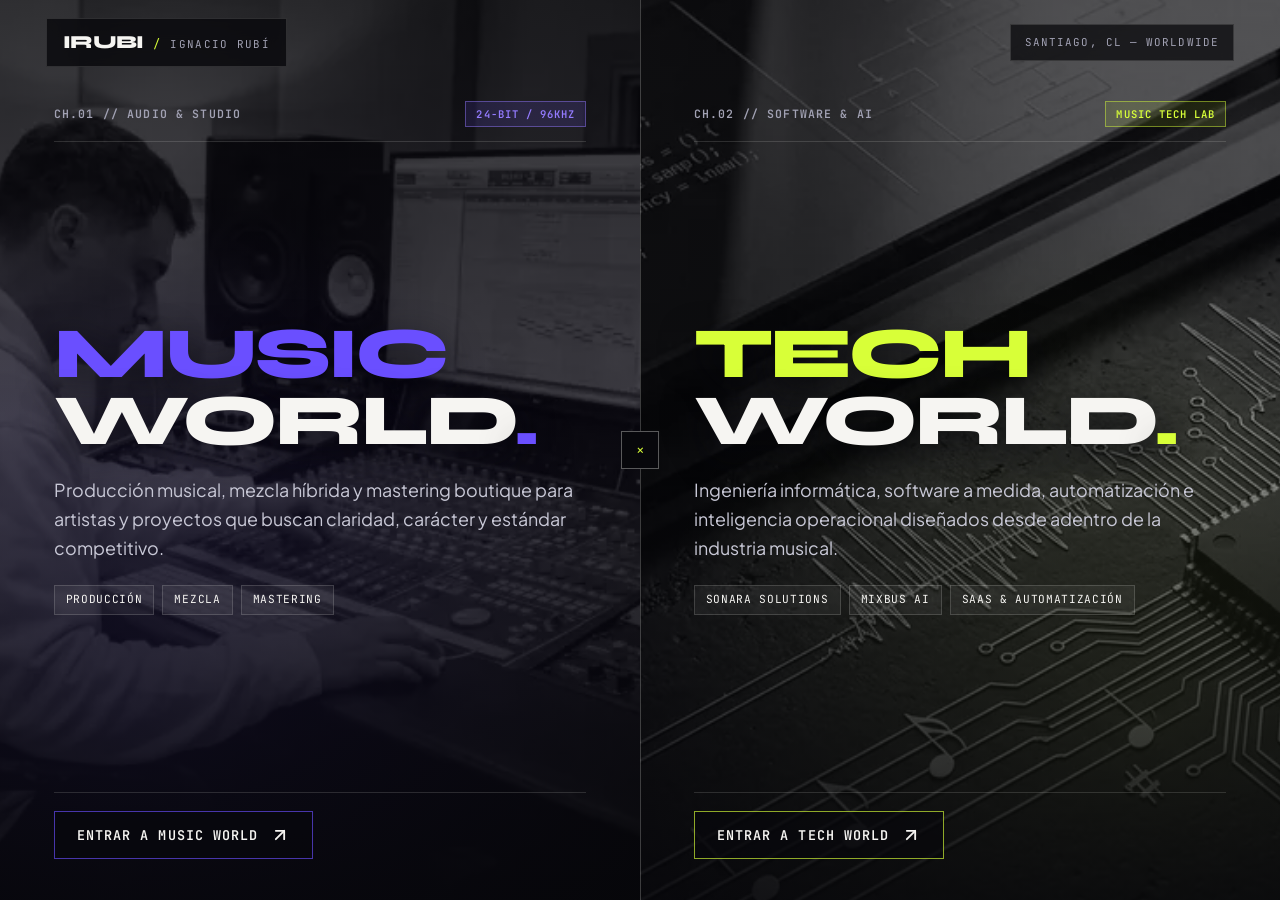
<file: index.html>
<!DOCTYPE html>
<html lang="es">

<head>
    <meta charset="UTF-8">
    <meta name="viewport" content="width=device-width, initial-scale=1.0, viewport-fit=cover">
    <meta name="theme-color" content="#07070B">
    <title>IRUBI | Music World &amp; Tech World — Ignacio Rubí</title>
    <meta name="description"
        content="Ignacio Rubí (IRUBI): dos disciplinas en un mismo ecosistema. Producción musical, mezcla y mastering boutique en Music World; ingeniería informática, software e IA para la industria musical en Tech World.">
    <meta name="robots" content="index, follow, max-image-preview:large">
    <link rel="canonical" href="https://www.irubi.cl/">

    <!-- Open Graph & Social Sharing -->
    <meta property="og:type" content="website">
    <meta property="og:locale" content="es_CL">
    <meta property="og:site_name" content="IRUBI">
    <meta property="og:url" content="https://www.irubi.cl">
    <meta property="og:title" content="IRUBI | Music World &amp; Tech World">
    <meta property="og:description"
        content="Elige tu universo: Producción musical, mezcla y mastering boutique (Music World) o software, automatización e IA para la industria musical (Tech World).">
    <meta property="og:image" content="https://www.irubi.cl/og-irubi-v2.png">
    <meta property="og:image:secure_url" content="https://www.irubi.cl/og-irubi-v2.png">
    <meta property="og:image:type" content="image/png">
    <meta property="og:image:width" content="1200">
    <meta property="og:image:height" content="630">
    <meta property="og:image:alt" content="IRUBI — Music &amp; Tech">
    <meta name="twitter:card" content="summary_large_image">
    <meta name="twitter:title" content="IRUBI | Music World &amp; Tech World">
    <meta name="twitter:description"
        content="Producción musical, mezcla y mastering boutique + ingeniería de software e IA para la industria musical.">
    <meta name="twitter:image" content="https://www.irubi.cl/og-irubi-v2.png">

    <script>document.documentElement.classList.add('js-ready');</script>

    <!-- Editorial Typography: Syne (Display) + Plus Jakarta Sans (Body) + JetBrains Mono (Telemetry) -->
    <link rel="preconnect" href="https://fonts.googleapis.com">
    <link rel="preconnect" href="https://fonts.gstatic.com" crossorigin>
    <link
        href="https://fonts.googleapis.com/css2?family=JetBrains+Mono:wght@400;500;600&family=Plus+Jakarta+Sans:wght@400;500;600;700&family=Syne:wght@700;800&display=swap"
        rel="stylesheet">
    <link rel="stylesheet" href="estilo.css?v=22">
    <link rel="icon" type="image/png" href="imagenes/IRUBIBLACK.png">
</head>

<body class="portal-body">
    <a class="skip-link" href="#main-content">Saltar a la selección de universo</a>

    <!-- Minimal Floating Identity Bar -->
    <header class="portal-header">
        <div class="portal-header__inner">
            <div class="portal-brand" aria-label="IRUBI — Ignacio Rubí">
                <span class="portal-brand__mark">IRUBI</span>
                <span class="portal-brand__sep" aria-hidden="true">/</span>
                <span class="portal-brand__sub">IGNACIO RUBÍ</span>
            </div>
            <p class="portal-header__meta">SANTIAGO, CL — WORLDWIDE</p>
        </div>
    </header>

    <main id="main-content" class="portal-split" tabindex="-1">
        <h1 class="visually-hidden">IRUBI — Selecciona Music World o Tech World</h1>

        <!-- ==============================================================
             LEFT HALF // MUSIC WORLD
             ============================================================== -->
        <a href="/music" class="portal-pane portal-pane--music" id="paneMusic">
            <div class="portal-pane__bg" aria-hidden="true">
                <picture>
                    <source type="image/webp"
                        srcset="imagenes/opt/hero-gray-960.webp 960w, imagenes/opt/hero-gray-1920.webp 1920w"
                        sizes="(max-width: 900px) 100vw, 55vw">
                    <img src="imagenes/opt/hero-gray-1920.jpg" alt="" width="1920" height="1072" fetchpriority="high"
                        decoding="async" class="portal-pane__img">
                </picture>
                <div class="portal-pane__veil portal-pane__veil--music"></div>
            </div>

            <div class="portal-pane__content">
                <div class="portal-pane__top">
                    <span class="portal-pane__channel">CH.01 // AUDIO &amp; STUDIO</span>
                    <span class="portal-pane__badge portal-pane__badge--music">24-BIT / 96KHZ</span>
                </div>

                <div class="portal-pane__center">
                    <h2 class="portal-pane__title">
                        <span>MUSIC</span>
                        <span class="portal-pane__title-accent">WORLD<span class="portal-dot portal-dot--violet">.</span></span>
                    </h2>
                    <p class="portal-pane__desc">
                        Producción musical, mezcla híbrida y mastering boutique para artistas y proyectos que buscan claridad, carácter y estándar competitivo.
                    </p>
                    <ul class="portal-pane__tags" aria-label="Especialidades de Music World">
                        <li>Producción</li>
                        <li>Mezcla</li>
                        <li>Mastering</li>
                    </ul>
                </div>

                <div class="portal-pane__footer">
                    <span class="portal-pane__cta">
                        <span>Entrar a Music World</span>
                        <svg class="portal-pane__arrow" width="20" height="20" viewBox="0 0 24 24" fill="none"
                            stroke="currentColor" stroke-width="2.2" stroke-linecap="round" stroke-linejoin="round"
                            aria-hidden="true">
                            <path d="M7 17L17 7"></path>
                            <path d="M7 7h10v10"></path>
                        </svg>
                    </span>
                </div>
            </div>
        </a>

        <!-- Center Architectural Axis Badge -->
        <div class="portal-axis" aria-hidden="true">
            <span class="portal-axis__line"></span>
            <span class="portal-axis__core">×</span>
            <span class="portal-axis__line"></span>
        </div>

        <!-- ==============================================================
             RIGHT HALF // TECH WORLD
             ============================================================== -->
        <a href="/tech" class="portal-pane portal-pane--tech" id="paneTech">
            <div class="portal-pane__bg" aria-hidden="true">
                <picture>
                    <source type="image/webp"
                        srcset="imagenes/opt/tech-gray-960.webp?v=2 960w, imagenes/opt/tech-gray-1920.webp?v=2 1920w"
                        sizes="(max-width: 900px) 100vw, 55vw">
                    <img src="imagenes/opt/tech-gray-1920.jpg?v=2" alt="" width="1920" height="1072" fetchpriority="high"
                        decoding="async" class="portal-pane__img portal-pane__img--tech">
                </picture>
                <div class="portal-pane__veil portal-pane__veil--tech"></div>
            </div>

            <div class="portal-pane__content">
                <div class="portal-pane__top">
                    <span class="portal-pane__channel">CH.02 // SOFTWARE &amp; AI</span>
                    <span class="portal-pane__badge portal-pane__badge--tech">MUSIC TECH LAB</span>
                </div>

                <div class="portal-pane__center">
                    <h2 class="portal-pane__title">
                        <span>TECH</span>
                        <span class="portal-pane__title-accent">WORLD<span class="portal-dot portal-dot--volt">.</span></span>
                    </h2>
                    <p class="portal-pane__desc">
                        Ingeniería informática, software a medida, automatización e inteligencia operacional diseñados desde adentro de la industria musical.
                    </p>
                    <ul class="portal-pane__tags" aria-label="Productos y enfoque de Tech World">
                        <li>SONARA Solutions</li>
                        <li>MIXBUS AI</li>
                        <li>SaaS &amp; Automatización</li>
                    </ul>
                </div>

                <div class="portal-pane__footer">
                    <span class="portal-pane__cta">
                        <span>Entrar a Tech World</span>
                        <svg class="portal-pane__arrow" width="20" height="20" viewBox="0 0 24 24" fill="none"
                            stroke="currentColor" stroke-width="2.2" stroke-linecap="round" stroke-linejoin="round"
                            aria-hidden="true">
                            <path d="M7 17L17 7"></path>
                            <path d="M7 7h10v10"></path>
                        </svg>
                    </span>
                </div>
            </div>
        </a>
    </main>
</body>

</html>
</file>
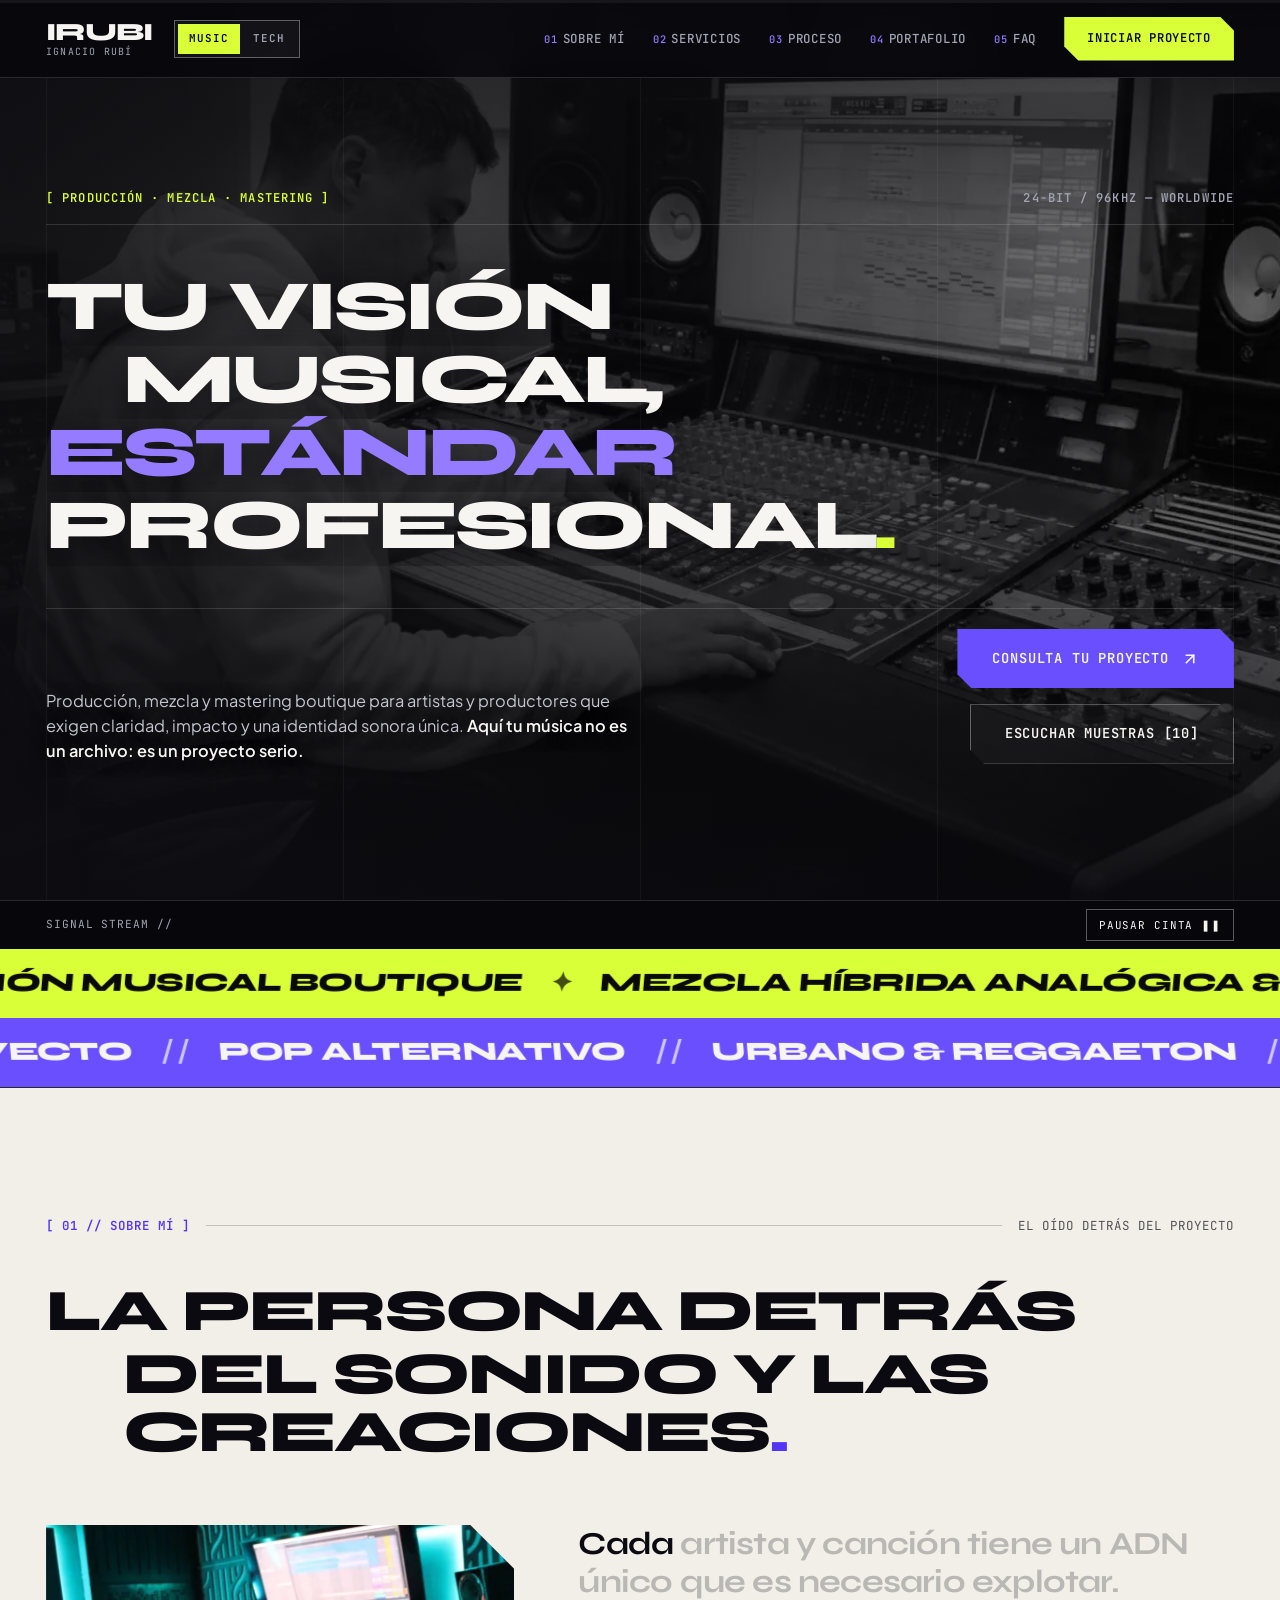
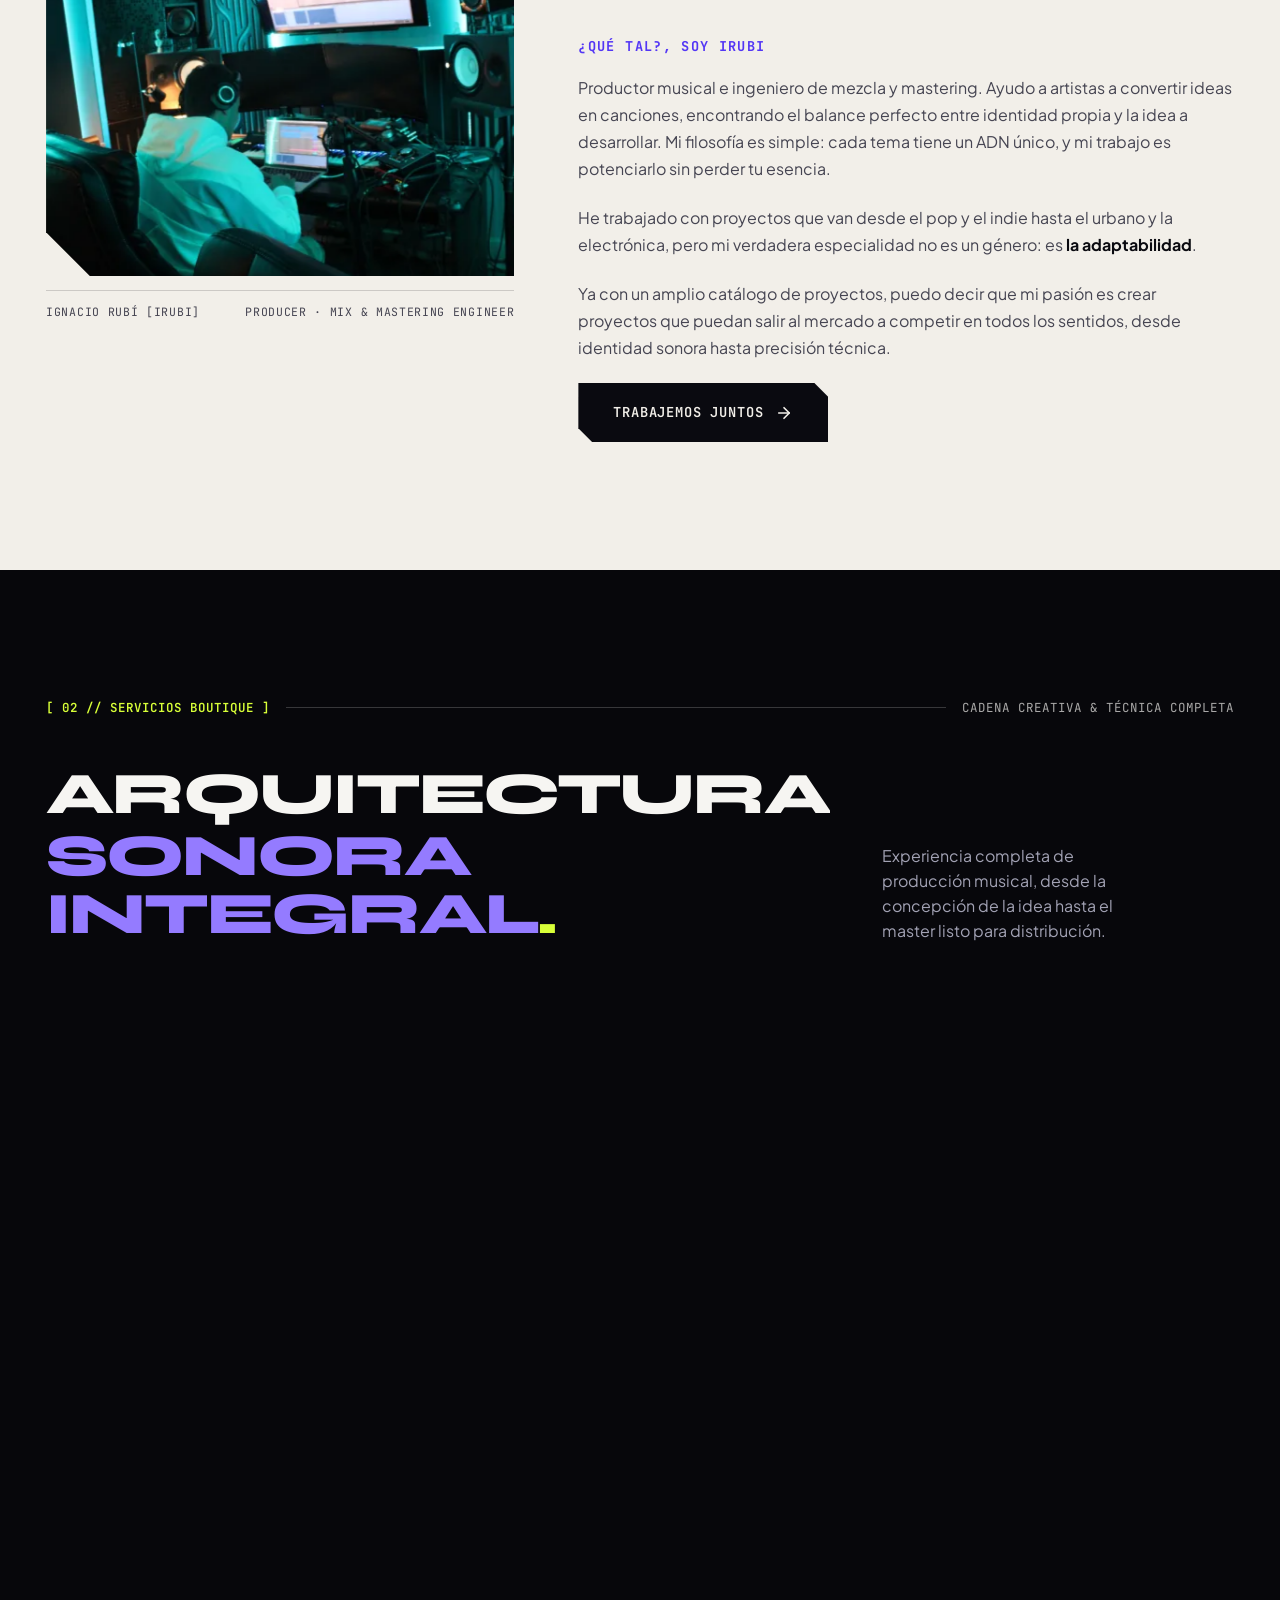
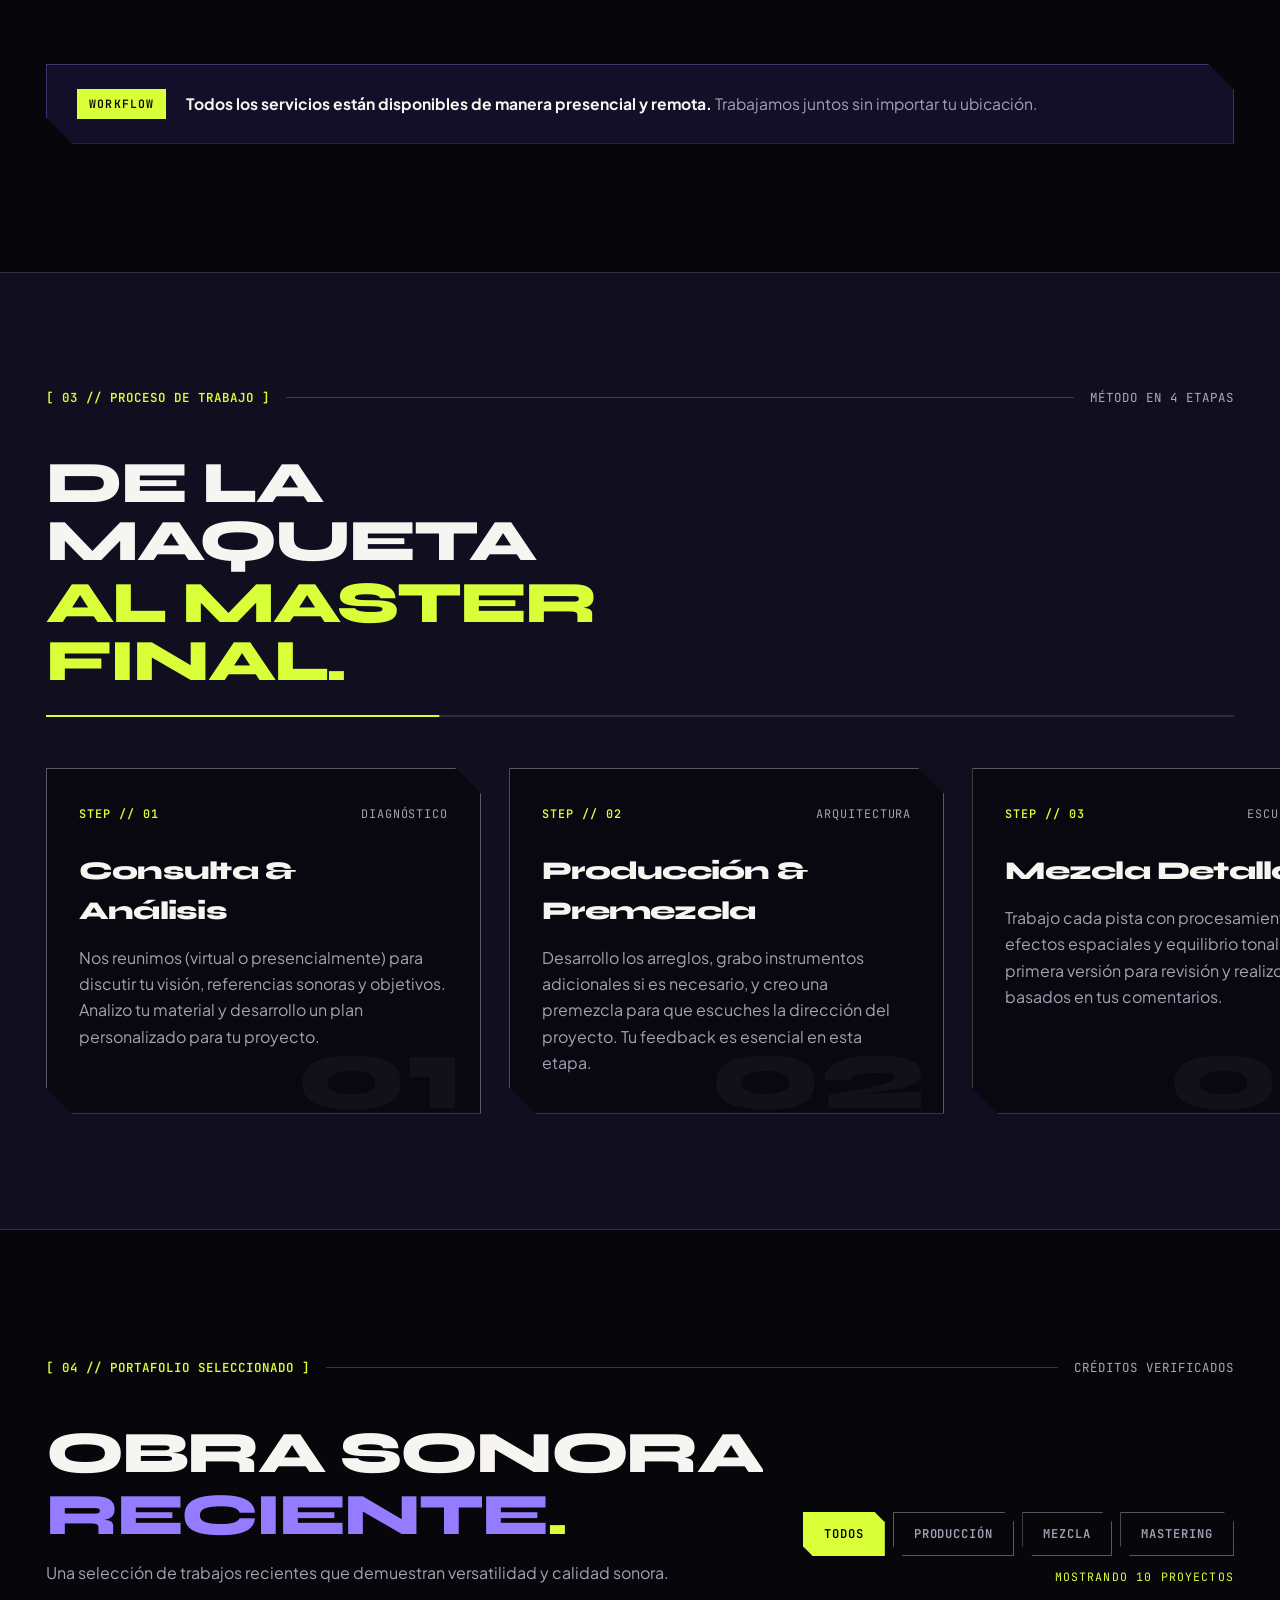
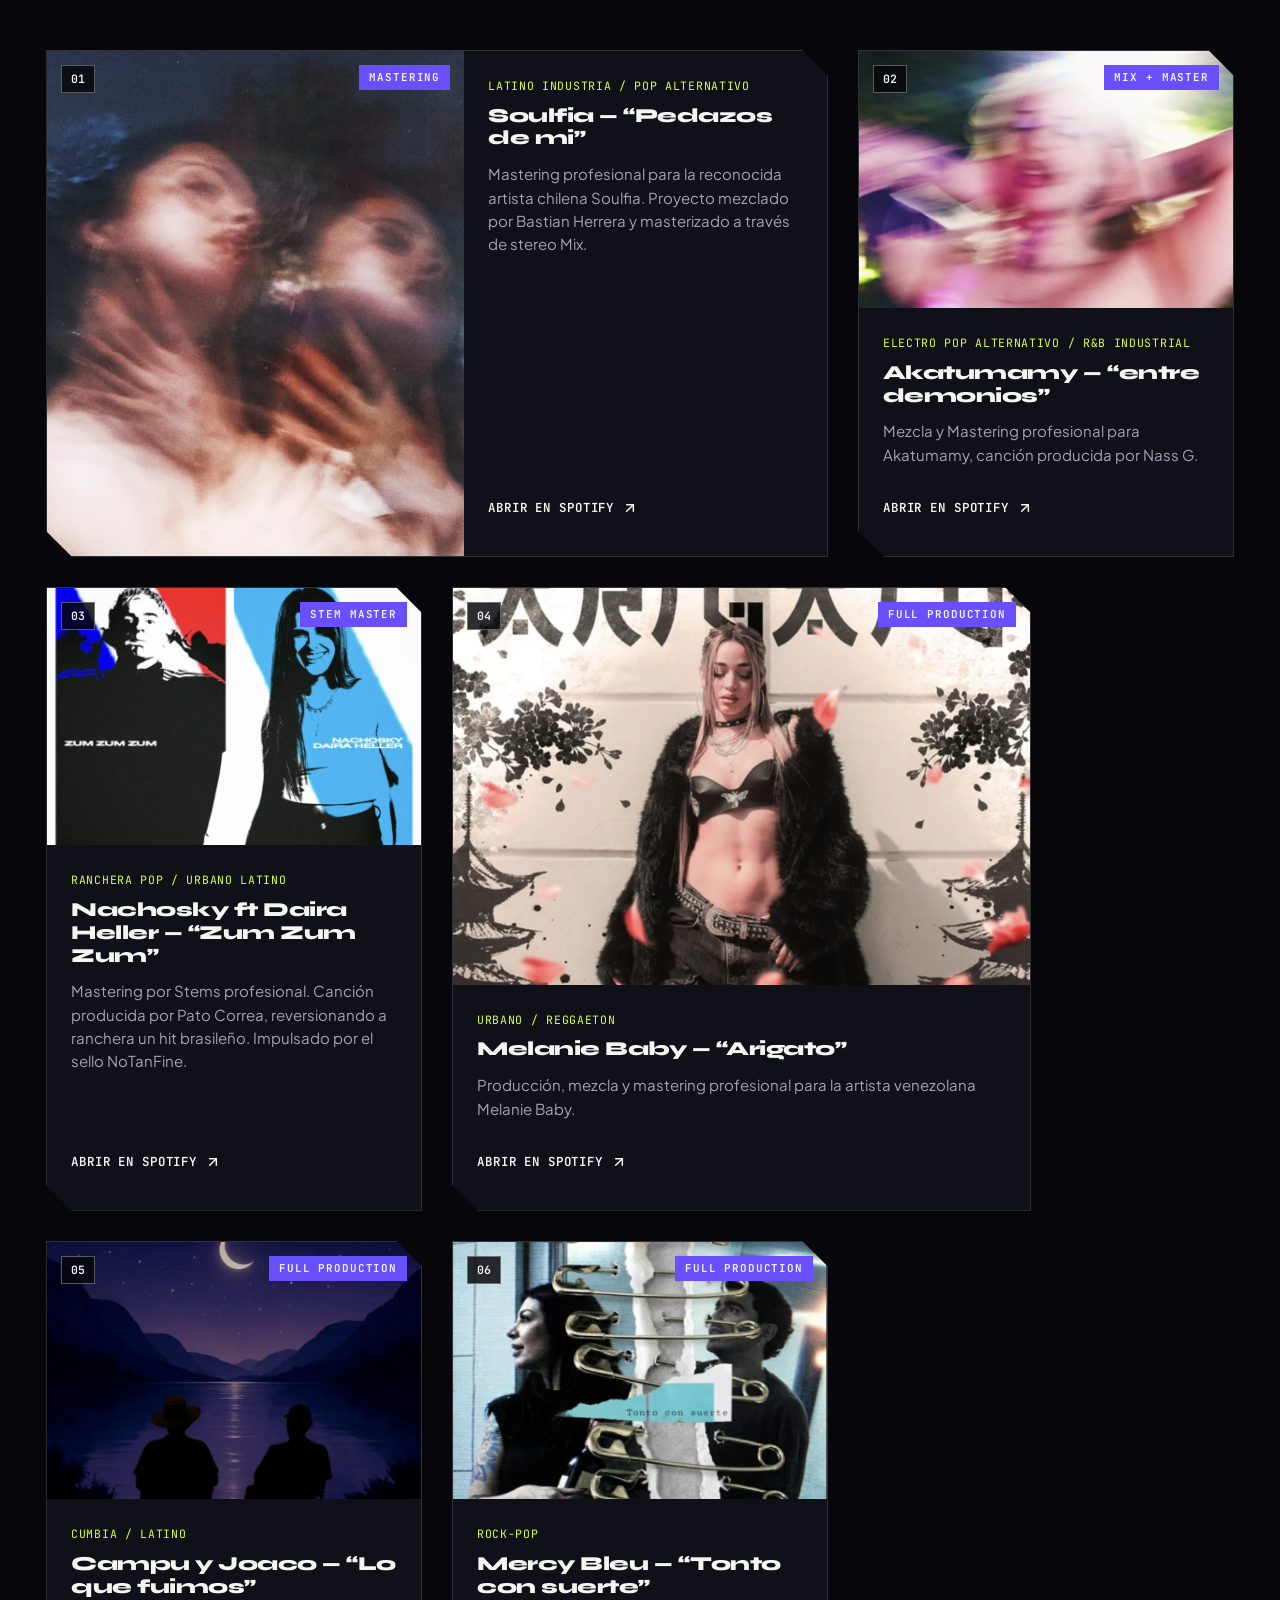
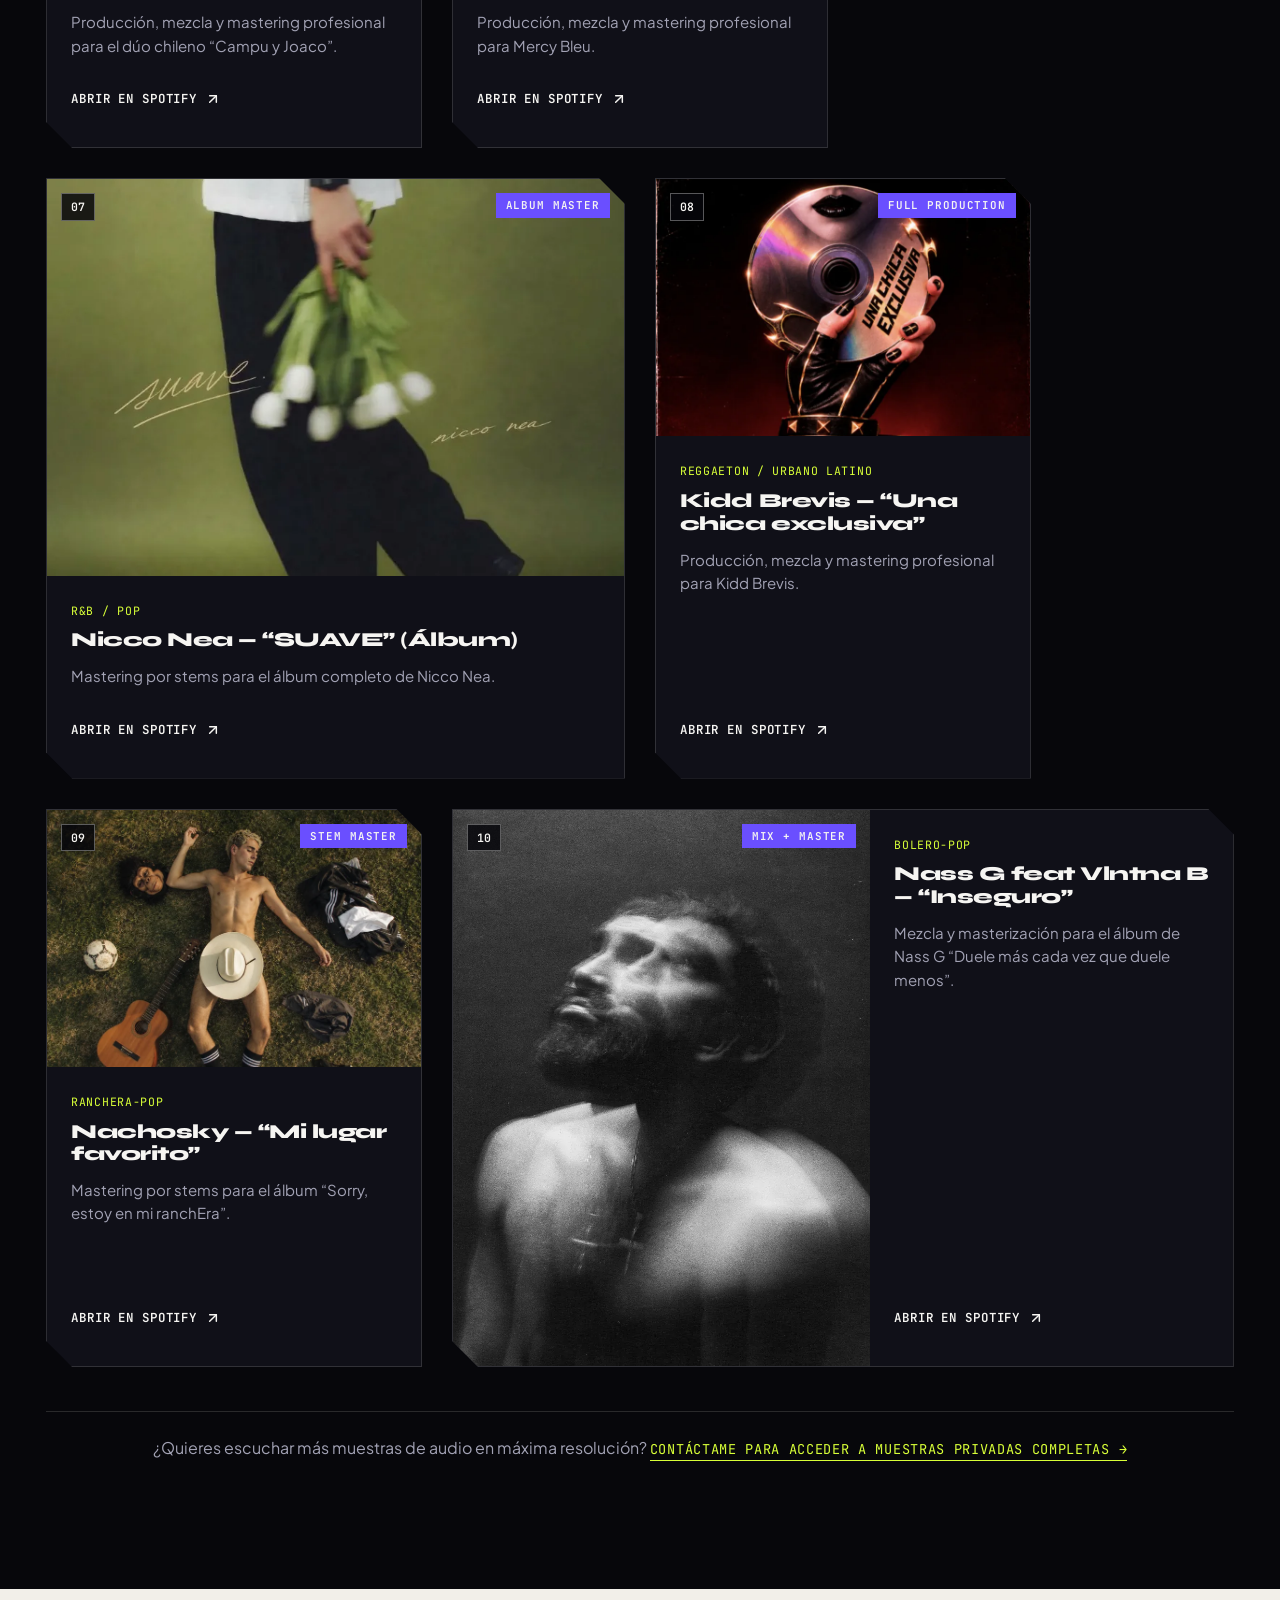
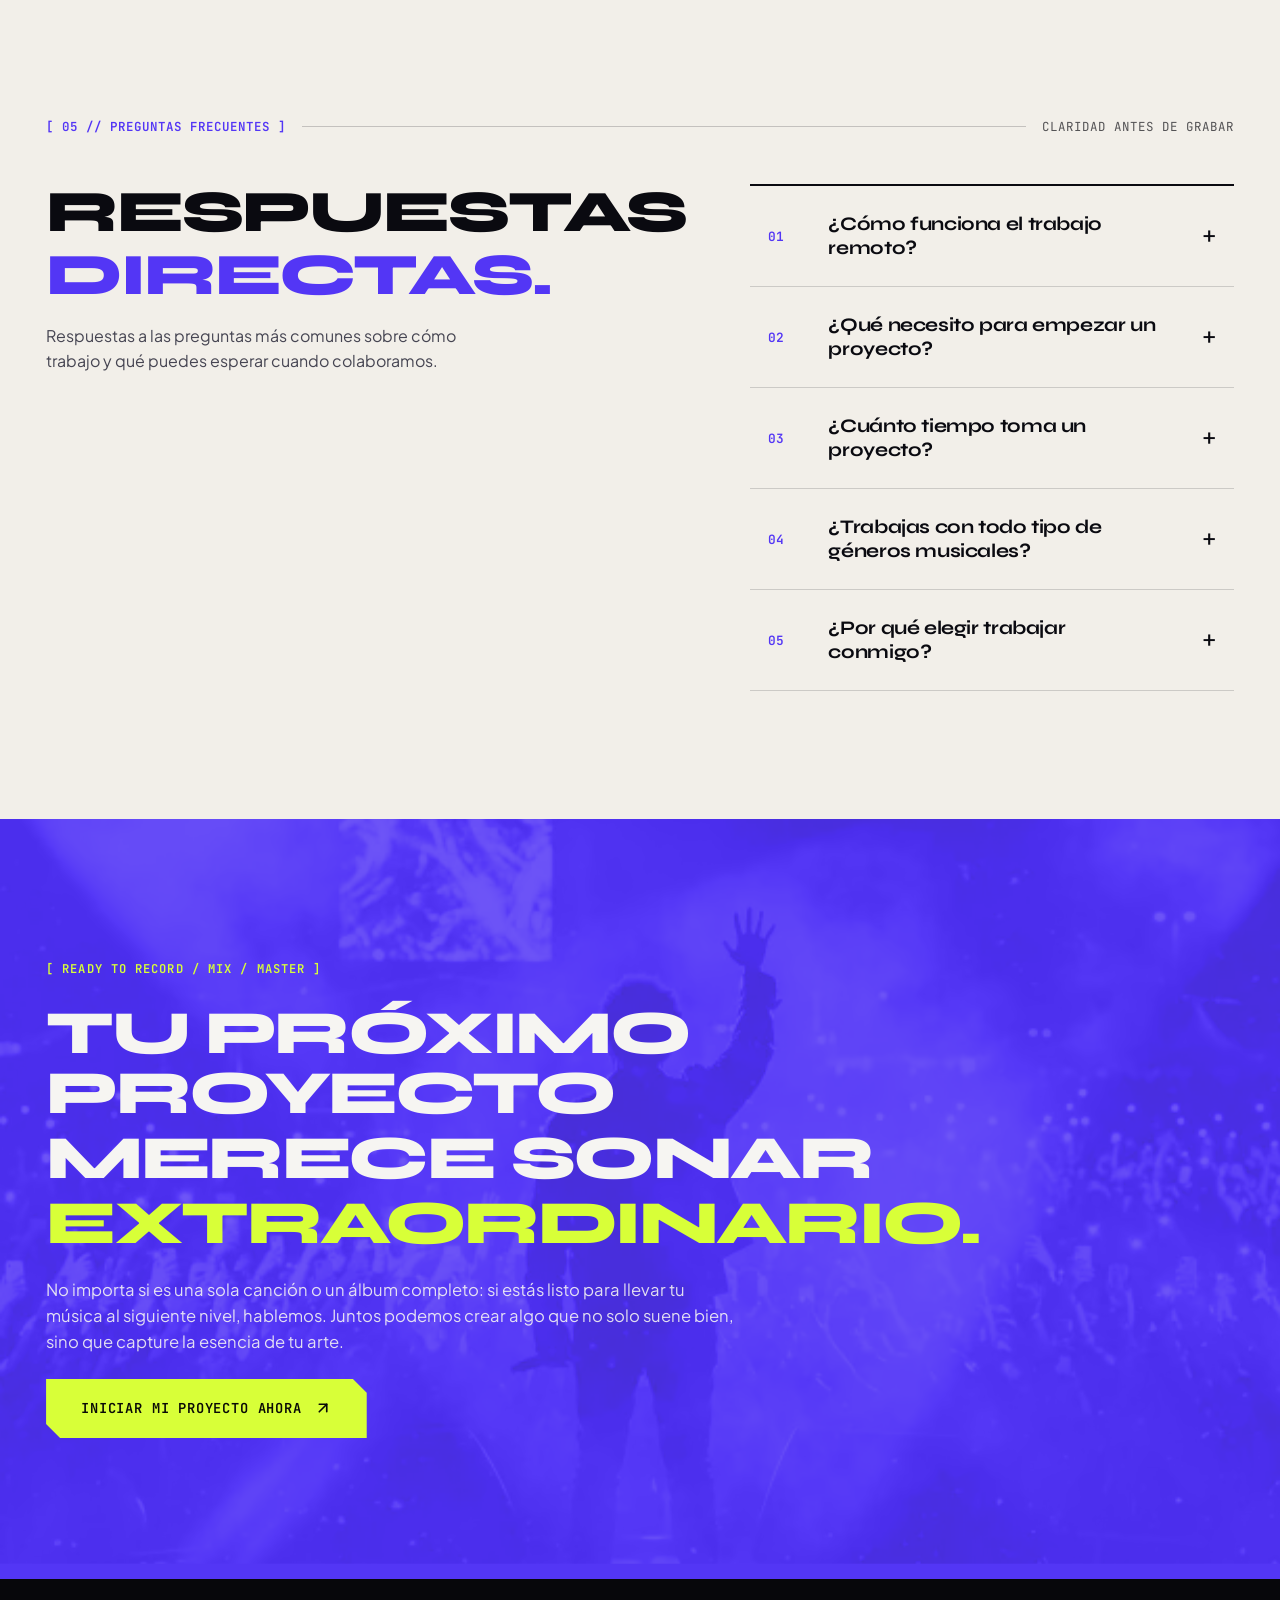
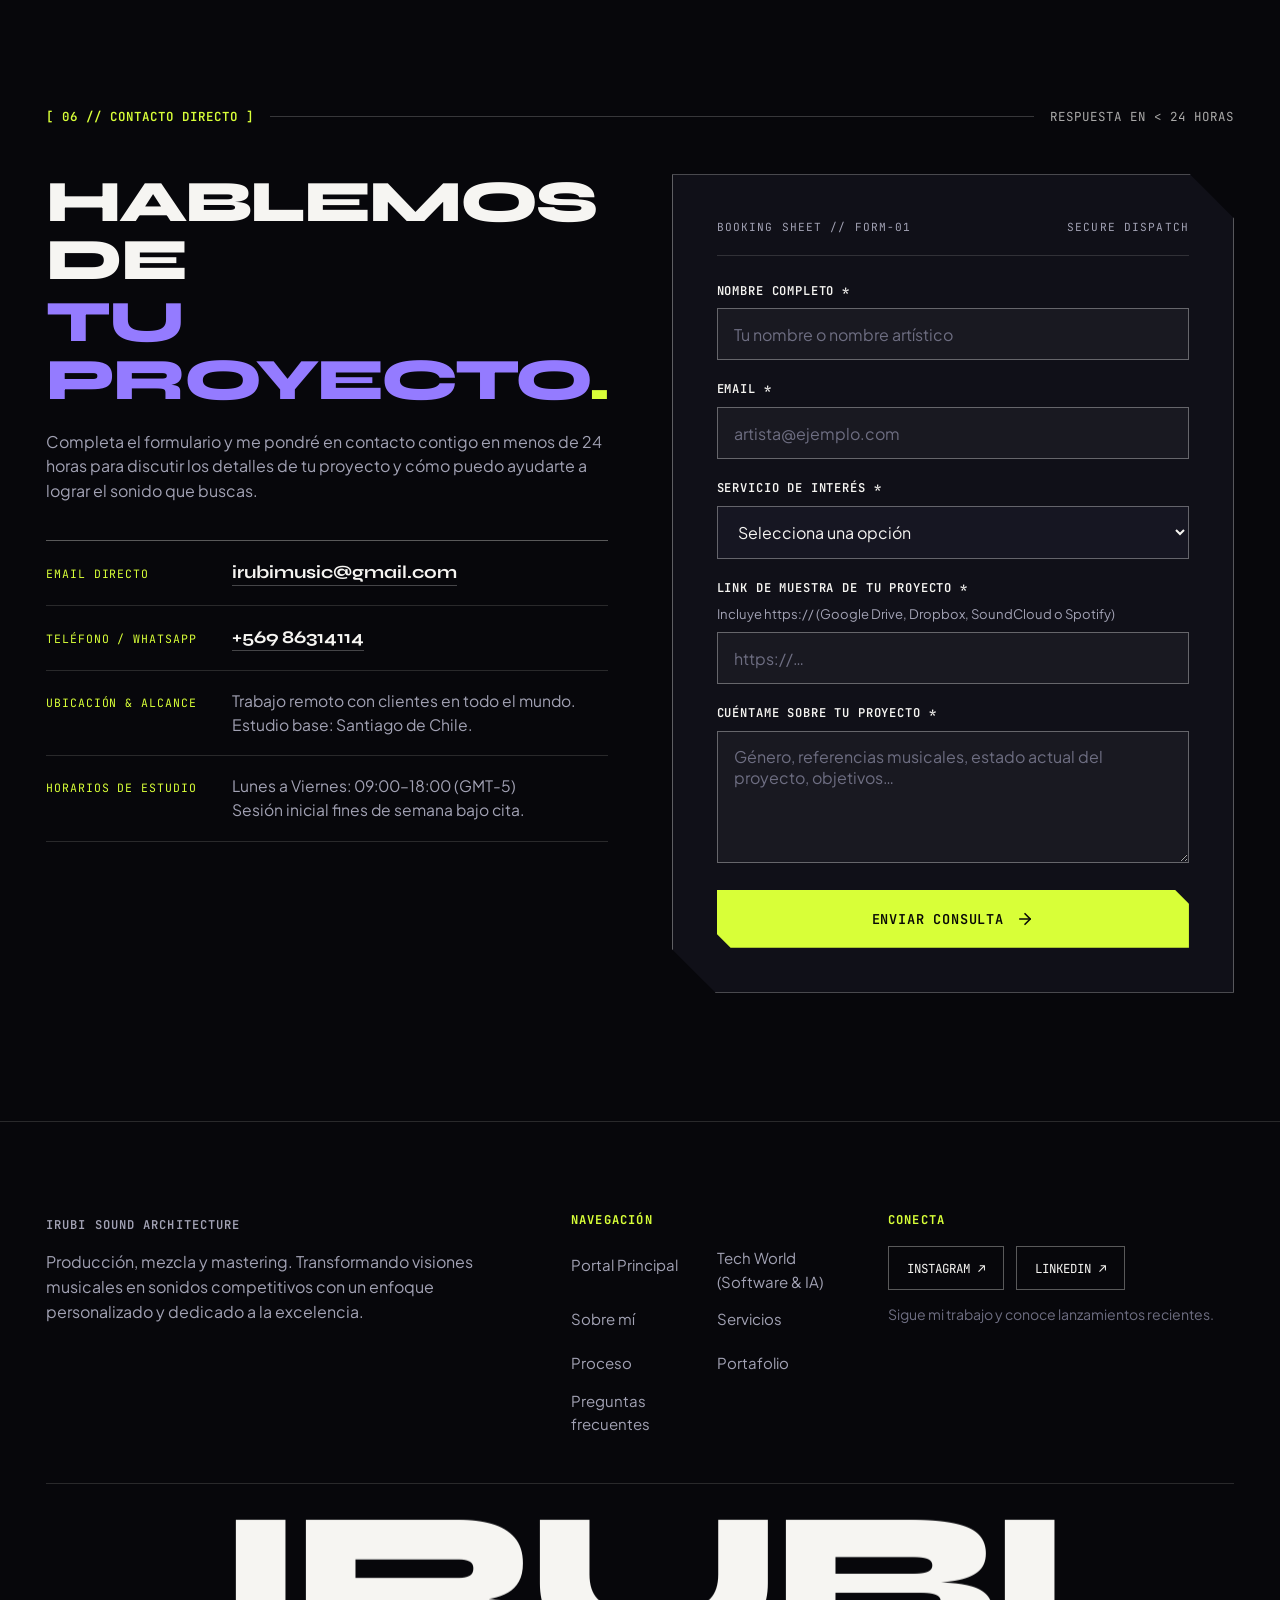
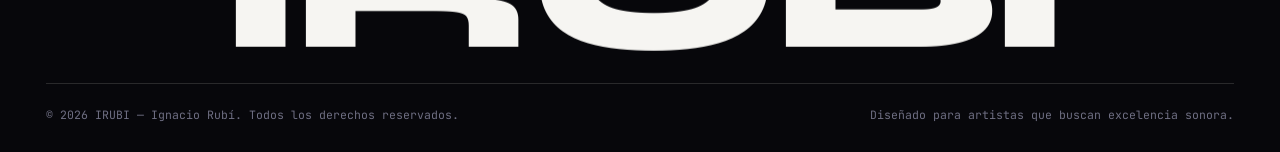
<file: music.html>
<!DOCTYPE html>
<html lang="es">

<head>
    <meta charset="UTF-8">
    <meta name="viewport" content="width=device-width, initial-scale=1.0, viewport-fit=cover">
    <meta name="theme-color" content="#07070B">
    <title>IRUBI | Producción Musical, Mezcla &amp; Mastering Boutique</title>
    <meta name="description"
        content="Producción musical, mezcla y mastering boutique por Ignacio Rubí (IRUBI). Sonido competitivo, claridad e identidad sonora única para artistas y productores desde Santiago de Chile hacia el mundo.">
    <meta name="robots" content="index, follow, max-image-preview:large">
    <link rel="canonical" href="https://www.irubi.cl/music">

    <!-- Open Graph & Social Sharing -->
    <meta property="og:type" content="website">
    <meta property="og:locale" content="es_CL">
    <meta property="og:site_name" content="IRUBI">
    <meta property="og:url" content="https://www.irubi.cl/music">
    <meta property="og:title" content="IRUBI | Producción Musical, Mezcla &amp; Mastering Boutique">
    <meta property="og:description"
        content="Producción, mezcla y mastering boutique para artistas y productores que exigen claridad, impacto y una identidad sonora única.">
    <meta property="og:image" content="https://www.irubi.cl/og-irubi-v2.png">
    <meta property="og:image:secure_url" content="https://www.irubi.cl/og-irubi-v2.png">
    <meta property="og:image:type" content="image/png">
    <meta property="og:image:width" content="1200">
    <meta property="og:image:height" content="630">
    <meta property="og:image:alt" content="IRUBI — Music &amp; Tech">
    <meta name="twitter:card" content="summary_large_image">
    <meta name="twitter:title" content="IRUBI | Producción Musical, Mezcla &amp; Mastering Boutique">
    <meta name="twitter:description"
        content="Producción, mezcla y mastering boutique para artistas y productores que exigen claridad, impacto y una identidad sonora única.">
    <meta name="twitter:image" content="https://www.irubi.cl/og-irubi-v2.png">

    <script>document.documentElement.classList.add('js-ready');</script>

    <!-- Editorial Typography: Syne (Display) + Plus Jakarta Sans (Body) + JetBrains Mono (Telemetry) -->
    <link rel="preconnect" href="https://fonts.googleapis.com">
    <link rel="preconnect" href="https://fonts.gstatic.com" crossorigin>
    <link
        href="https://fonts.googleapis.com/css2?family=JetBrains+Mono:wght@400;500;600&family=Plus+Jakarta+Sans:wght@400;500;600;700&family=Syne:wght@700;800&display=swap"
        rel="stylesheet">
    <link rel="stylesheet" href="estilo.css?v=22">
    <link rel="icon" type="image/png" href="imagenes/IRUBIBLACK.png">

    <!-- Structured Data (JSON-LD) -->
    <script type="application/ld+json">
    {
        "@context": "https://schema.org",
        "@graph": [
            {
                "@type": "ProfessionalService",
                "@id": "#studio",
                "name": "IRUBI — Producción Musical y Sonido Profesional",
                "alternateName": "IRUBI",
                "description": "Producción musical, mezcla profesional y mastering boutique para artistas y productores. Trabajo remoto a nivel mundial desde Santiago de Chile.",
                "email": "irubimusic@gmail.com",
                "telephone": "+56986314114",
                "areaServed": "Worldwide",
                "address": {
                    "@type": "PostalAddress",
                    "addressLocality": "Santiago",
                    "addressCountry": "CL"
                },
                "openingHoursSpecification": [
                    {
                        "@type": "OpeningHoursSpecification",
                        "dayOfWeek": ["Monday", "Tuesday", "Wednesday", "Thursday", "Friday"],
                        "opens": "09:00",
                        "closes": "18:00"
                    }
                ],
                "founder": {
                    "@type": "Person",
                    "@id": "#ignacio-rubi",
                    "name": "Ignacio Rubí",
                    "alternateName": "IRUBI",
                    "jobTitle": "Productor musical e ingeniero de mezcla y mastering",
                    "sameAs": [
                        "https://www.instagram.com/irubimusic_/",
                        "https://www.linkedin.com/in/ignacio-rubi"
                    ]
                },
                "sameAs": [
                    "https://www.instagram.com/irubimusic_/",
                    "https://www.linkedin.com/in/ignacio-rubi"
                ]
            },
            {
                "@type": "FAQPage",
                "@id": "#faq-schema",
                "mainEntity": [
                    {
                        "@type": "Question",
                        "name": "¿Cómo funciona el trabajo remoto?",
                        "acceptedAnswer": {
                            "@type": "Answer",
                            "text": "Trabajamos mediante sesiones virtuales (Zoom, Google Meet) y comparto contigo los avances a través de una plataforma privada. Uso herramientas de colaboración en tiempo real para que puedas escuchar y comentar sobre el proyecto en cada etapa. El proceso es tan fluido como si estuvieras en el estudio."
                        }
                    },
                    {
                        "@type": "Question",
                        "name": "¿Qué necesito para empezar un proyecto?",
                        "acceptedAnswer": {
                            "@type": "Answer",
                            "text": "Para producción: ideas, referencias musicales, melodías o letras. Para mezcla/mastering: las pistas de audio (stems) en buena calidad, preferiblemente en formato WAV a 24 bits y la tasa de muestreo original. Te enviaré una guía detallada con las especificaciones técnicas antes de comenzar."
                        }
                    },
                    {
                        "@type": "Question",
                        "name": "¿Cuánto tiempo toma un proyecto?",
                        "acceptedAnswer": {
                            "@type": "Answer",
                            "text": "Depende del servicio y complejidad. Una mezcla profesional típicamente toma 5–7 días laborables (incluyendo revisiones). Un proyecto de producción completo puede tomar de 2 a 4 semanas. Al inicio establecemos un cronograma realista que se adapte a tus necesidades."
                        }
                    },
                    {
                        "@type": "Question",
                        "name": "¿Trabajas con todo tipo de géneros musicales?",
                        "acceptedAnswer": {
                            "@type": "Answer",
                            "text": "Sí, tengo experiencia en una amplia variedad de géneros: pop, rock, hip-hop, electrónica, folk, jazz y fusiones. Mi enfoque no está limitado por el género, sino por la búsqueda de la mejor versión de cada canción, respetando sus particularidades estilísticas."
                        }
                    },
                    {
                        "@type": "Question",
                        "name": "¿Por qué elegir trabajar conmigo?",
                        "acceptedAnswer": {
                            "@type": "Answer",
                            "text": "Mi enfoque es la esencia y autenticidad del artista. Siempre con la mirada puesta en lograr el mejor resultado posible, recibes una atención directa y completamente personalizada. Cada decisión técnica y creativa se toma en función de tu proyecto específico, no de un proceso estandarizado. Limito la cantidad de trabajos que acepto para asegurar que cada uno reciba el tiempo, el detalle y la dedicación que realmente merece."
                        }
                    }
                ]
            }
        ]
    }
    </script>
</head>

<body>
    <a class="skip-link" href="#main-content">Saltar al contenido principal</a>

    <!-- Top VU Scroll Progress Bar -->
    <div class="scroll-progress" aria-hidden="true">
        <div class="scroll-progress__bar" id="scrollProgressBar"></div>
    </div>

    <!-- Editorial Header -->
    <header class="site-header" id="header">
        <div class="container header-inner">
            <div class="header-brand-group">
                <a href="/" class="brand" data-magnetic="0.18" aria-label="IRUBI — Volver al portal principal">
                    <span class="brand__mark">IRUBI</span>
                    <span class="brand__sub">IGNACIO RUBÍ</span>
                </a>

                <nav class="world-switch" aria-label="Cambiar de universo">
                    <a href="/music" class="world-switch__item is-active" aria-current="page">Music</a>
                    <a href="/tech" class="world-switch__item">Tech</a>
                </nav>
            </div>

            <!--   <div class="header-telemetry" aria-hidden="true">
                <span class="signal-dot"></span>
                <span>SCL 33°26'S — SESIONES REMOTAS ACTIVAS</span>
            </div> -->

            <button type="button" class="menu-toggle" id="mobileMenuBtn" aria-label="Abrir menú de navegación"
                aria-expanded="false" aria-controls="navMenu">
                <span class="menu-toggle__label" id="menuToggleLabel">MENÚ</span>
                <span class="menu-toggle__bars" aria-hidden="true">
                    <span></span>
                    <span></span>
                </span>
            </button>

            <nav class="site-nav" aria-label="Navegación principal">
                <ul id="navMenu">
                    <li><a href="#about"><span class="nav-idx">01</span>Sobre mí</a></li>
                    <li><a href="#services"><span class="nav-idx">02</span>Servicios</a></li>
                    <li><a href="#process"><span class="nav-idx">03</span>Proceso</a></li>
                    <li><a href="#portfolio"><span class="nav-idx">04</span>Portafolio</a></li>
                    <li><a href="#faq"><span class="nav-idx">05</span>FAQ</a></li>
                    <li class="nav-cta">
                        <a href="#contact" class="btn btn--volt btn--sm" data-magnetic="0.24">
                            <span class="btn__fill" aria-hidden="true"></span>
                            <span class="btn__text">Iniciar proyecto</span>
                        </a>
                    </li>
                </ul>
            </nav>
        </div>
    </header>
    <div class="nav-backdrop" id="navBackdrop" aria-hidden="true"></div>

    <main id="main-content" tabindex="-1">
        <!-- ==================================================================
             00 // HERO — ASYMMETRIC EDITORIAL MONOLITH (OBSIDIAN)
             ================================================================== -->
        <section class="hero theme-dark" id="home">
            <div class="hero__bg" id="heroVisualFrame" aria-hidden="true">
                <picture>
                    <source type="image/webp"
                        srcset="imagenes/opt/hero-gray-960.webp 960w, imagenes/opt/hero-gray-1920.webp 1920w"
                        sizes="100vw">
                    <img src="imagenes/opt/hero-gray-1920.jpg" alt="" width="1920" height="1072" fetchpriority="high"
                        decoding="async" class="hero__bg-img" id="heroVisualImg">
                </picture>
                <div class="hero__bg-overlay"></div>
            </div>
            <div class="hero__grid-lines" aria-hidden="true">
                <span></span><span></span><span></span><span></span>
            </div>

            <div class="container hero__layout">
                <div class="hero__meta-row">
                    <span class="eyebrow eyebrow--volt">[ PRODUCCIÓN · MEZCLA · MASTERING ]</span>
                    <span class="eyebrow eyebrow--mono">24-BIT / 96KHZ — WORLDWIDE</span>
                </div>

                <div class="hero__stage">
                    <div class="hero__headline-col">
                        <h1 class="hero__title" data-kinetic-lines>
                            <span class="k-line"><span class="k-line__inner">TU VISIÓN</span></span>
                            <span class="k-line"><span
                                    class="k-line__inner k-line__inner--indent">MUSICAL,</span></span>
                            <span class="k-line"><span
                                    class="k-line__inner k-line__inner--accent">ESTÁNDAR</span></span>
                            <span class="k-line"><span class="k-line__inner">PROFESIONAL<span
                                        class="volt-dot">.</span></span></span>
                        </h1>
                    </div>
                </div>

                <div class="hero__bottom-deck">
                    <p class="hero__lead" data-reveal-up>
                        Producción, mezcla y mastering boutique para artistas y productores que exigen claridad,
                        impacto y una identidad sonora única. <strong>Aquí tu música no es un archivo: es un proyecto
                            serio.</strong>
                    </p>

                    <div class="hero__actions" data-reveal-up>
                        <a href="#contact" class="btn btn--primary btn--lg" data-magnetic="0.28">
                            <span class="btn__fill" aria-hidden="true"></span>
                            <span class="btn__text">Consulta tu proyecto</span>
                            <svg class="btn__arrow" width="18" height="18" viewBox="0 0 24 24" fill="none"
                                stroke="currentColor" stroke-width="2.2" stroke-linecap="round" stroke-linejoin="round"
                                aria-hidden="true">
                                <path d="M7 17L17 7"></path>
                                <path d="M7 7h10v10"></path>
                            </svg>
                        </a>
                        <a href="#portfolio" class="btn btn--outline btn--lg" data-magnetic="0.22">
                            <span class="btn__fill" aria-hidden="true"></span>
                            <span class="btn__text">Escuchar muestras [10]</span>
                        </a>
                    </div>
                </div>
            </div>
        </section>

        <!-- ==================================================================
             VELOCITY-REACTIVE DUAL KINETIC MARQUEE BAND
             ================================================================== -->
        <div class="marquee-band" aria-label="Especialidades del estudio">
            <div class="marquee-band__controls">
                <span class="marquee-band__tag">SIGNAL STREAM //</span>
                <button type="button" class="marquee-pause-btn" id="marqueeToggleBtn">Pausar cinta ❚❚</button>
            </div>

            <div class="marquee-row marquee-row--volt" data-marquee-dir="1">
                <div class="marquee-track">
                    <span>PRODUCCIÓN MUSICAL BOUTIQUE</span><i aria-hidden="true">✦</i>
                    <span>MEZCLA HÍBRIDA ANALÓGICA &amp; DIGITAL</span><i aria-hidden="true">✦</i>
                    <span>MASTERING POR STEMS</span><i aria-hidden="true">✦</i>
                    <span>IDENTIDAD SONORA COMPETITIVA</span><i aria-hidden="true">✦</i>
                    <span>COLABORACIÓN REMOTA GLOBAL</span><i aria-hidden="true">✦</i>
                </div>
                <div class="marquee-track" aria-hidden="true">
                    <span>PRODUCCIÓN MUSICAL BOUTIQUE</span><i>✦</i>
                    <span>MEZCLA HÍBRIDA ANALÓGICA &amp; DIGITAL</span><i>✦</i>
                    <span>MASTERING POR STEMS</span><i>✦</i>
                    <span>IDENTIDAD SONORA COMPETITIVA</span><i>✦</i>
                    <span>COLABORACIÓN REMOTA GLOBAL</span><i>✦</i>
                </div>
            </div>

            <div class="marquee-row marquee-row--violet" data-marquee-dir="-1" aria-hidden="true">
                <div class="marquee-track">
                    <span>POP ALTERNATIVO</span><i>//</i>
                    <span>URBANO &amp; REGGAETON</span><i>//</i>
                    <span>R&amp;B INDUSTRIAL</span><i>//</i>
                    <span>ROCK-POP &amp; INDIE</span><i>//</i>
                    <span>ELECTRÓNICA &amp; FUSIÓN LATINA</span><i>//</i>
                    <span>ATENCIÓN LIMITADA POR PROYECTO</span><i>//</i>
                </div>
                <div class="marquee-track">
                    <span>POP ALTERNATIVO</span><i>//</i>
                    <span>URBANO &amp; REGGAETON</span><i>//</i>
                    <span>R&amp;B INDUSTRIAL</span><i>//</i>
                    <span>ROCK-POP &amp; INDIE</span><i>//</i>
                    <span>ELECTRÓNICA &amp; FUSIÓN LATINA</span><i>//</i>
                    <span>ATENCIÓN LIMITADA POR PROYECTO</span><i>//</i>
                </div>
            </div>
        </div>

        <!-- ==================================================================
             01 // ABOUT — HIGH-CONTRAST EDITORIAL PAPER SLAB (#F2EFE9)
             ================================================================== -->
        <section class="about theme-paper section-pad" id="about">
            <div class="container">
                <div class="section-kicker">
                    <span class="section-kicker__num">[ 01 // SOBRE MÍ ]</span>
                    <span class="section-kicker__line" aria-hidden="true"></span>
                    <span class="section-kicker__meta">EL OÍDO DETRÁS DEL PROYECTO</span>
                </div>

                <h2 class="display-heading display-heading--paper" data-kinetic-lines>
                    <span class="k-line"><span class="k-line__inner">LA PERSONA DETRÁS</span></span>
                    <span class="k-line"><span class="k-line__inner k-line__inner--indent">DEL SONIDO Y LAS
                            CREACIONES<span class="violet-dot">.</span></span></span>
                </h2>

                <div class="about__editorial-grid">
                    <div class="about__media-col">
                        <div class="about__sticky-card">
                            <div class="clip-reveal-box" data-clip-reveal>
                                <picture>
                                    <source type="image/webp"
                                        srcset="imagenes/opt/about-640.webp 640w, imagenes/opt/about-1200.webp 1200w"
                                        sizes="(max-width: 960px) 100vw, 44vw">
                                    <img src="imagenes/IMG_2353.JPG" alt="Productor musical IRUBI en estudio"
                                        class="about__photo" width="1200" height="800" loading="lazy" decoding="async"
                                        data-parallax-img>
                                </picture>
                            </div>
                            <div class="about__caption">
                                <span>IGNACIO RUBÍ [IRUBI]</span>
                                <span>PRODUCER · MIX &amp; MASTERING ENGINEER</span>
                            </div>
                        </div>
                    </div>

                    <div class="about__copy-col">
                        <p class="about__manifesto" data-scrub-words>
                            Cada artista y canción tiene un ADN único que es necesario explotar.
                        </p>

                        <div class="about__prose" data-reveal-up>
                            <h3 class="about__subhead">¿Qué tal?, soy IRUBI</h3>
                            <p>Productor musical e ingeniero de mezcla y mastering. Ayudo a artistas a convertir ideas
                                en canciones, encontrando el balance perfecto entre identidad propia y la idea a
                                desarrollar. Mi filosofía
                                es simple: cada tema tiene un ADN único, y mi trabajo es potenciarlo sin perder tu
                                esencia.</p>

                            <details class="about__more" id="aboutMore" open>
                                <summary class="about__more-toggle">
                                    <span class="about__more-label about__more-label--closed">Leer más sobre mí</span>
                                    <span class="about__more-label about__more-label--open">Mostrar menos</span>
                                    <span class="about__more-icon" aria-hidden="true">+</span>
                                </summary>
                                <div class="about__more-body">
                                    <p>He trabajado con proyectos que van desde el pop y el indie hasta el urbano y la
                                        electrónica, pero mi verdadera especialidad no es un género: es <strong>la
                                            adaptabilidad</strong>.</p>

                                    <p>Ya con un amplio catálogo de proyectos, puedo decir que mi pasión es crear
                                        proyectos que puedan salir al mercado a competir en todos los sentidos,
                                        desde identidad sonora hasta precisión técnica.</p>
                                </div>
                            </details>
                        </div>

                        <!--    <div class="about__metrics" data-reveal-up>
                            <div class="metric-cell">
                                <span class="metric-cell__val">100%</span>
                                <span class="metric-cell__lbl">Dedicación boutique con cupos mensuales limitados</span>
                            </div>
                            <div class="metric-cell">
                                <span class="metric-cell__val">3 REV</span>
                                <span class="metric-cell__lbl">Revisiones detalladas incluidas en mezcla</span>
                            </div>
                            <div class="metric-cell">
                                <span class="metric-cell__val">GLOBAL</span>
                                <span class="metric-cell__lbl">Sesiones remotas en tiempo real desde Chile</span>
                            </div>
                        </div> -->

                        <div class="about__cta-wrap" data-reveal-up>
                            <a href="#contact" class="btn btn--ink btn--lg" data-magnetic="0.24">
                                <span class="btn__fill" aria-hidden="true"></span>
                                <span class="btn__text">Trabajemos juntos</span>
                                <svg class="btn__arrow" width="18" height="18" viewBox="0 0 24 24" fill="none"
                                    stroke="currentColor" stroke-width="2.2" stroke-linecap="round"
                                    stroke-linejoin="round" aria-hidden="true">
                                    <path d="M5 12h14"></path>
                                    <path d="m12 5 7 7-7 7"></path>
                                </svg>
                            </a>
                        </div>
                    </div>
                </div>
            </div>
        </section>

        <!-- ==================================================================
             02 // SERVICES — EDITORIAL CARD GRID (OBSIDIAN)
             ================================================================== -->
        <section class="services theme-dark section-pad" id="services">
            <div class="container">
                <div class="section-kicker">
                    <span class="section-kicker__num">[ 02 // SERVICIOS BOUTIQUE ]</span>
                    <span class="section-kicker__line" aria-hidden="true"></span>
                    <span class="section-kicker__meta">CADENA CREATIVA &amp; TÉCNICA COMPLETA</span>
                </div>

                <div class="services__header-split">
                    <h2 class="display-heading" data-kinetic-lines>
                        <span class="k-line"><span class="k-line__inner">ARQUITECTURA</span></span>
                        <span class="k-line"><span class="k-line__inner k-line__inner--accent">SONORA INTEGRAL<span
                                    class="volt-dot">.</span></span></span>
                    </h2>
                    <p class="services__intro" data-reveal-up>
                        Experiencia completa de producción musical, desde la concepción de la idea hasta el
                        master listo para distribución.
                    </p>
                </div>

                <div class="services__grid" data-mobile-carousel="services"
                    data-carousel-label="Servicios de producción musical, mezcla y mastering">
                    <div class="mobile-carousel-head">
                        <span class="mobile-carousel-hint" aria-hidden="true">DESLIZA →</span>
                        <div class="mobile-carousel-controls">
                            <button type="button" class="mobile-carousel-btn" data-direction="previous"
                                aria-label="Servicio anterior">
                                <span aria-hidden="true">←</span>
                            </button>
                            <button type="button" class="mobile-carousel-btn" data-direction="next"
                                aria-label="Siguiente servicio">
                                <span aria-hidden="true">→</span>
                            </button>
                        </div>
                    </div>

                    <div class="services__chapters" id="servicesTrack" data-carousel-track>
                        <article class="service-chapter" data-service-step="0" data-service-num="01"
                            data-mode="CH.01 — DIRECCIÓN &amp; ARREGLOS" data-slide-label="1 de 3"
                            data-marker-name="Ir al servicio 1: Producción Musical">
                            <div class="service-chapter__head">
                                <span class="service-chapter__idx">01</span>
                                <span class="service-chapter__tag">CREACIÓN &amp; IDENTIDAD</span>
                            </div>
                            <h3>Producción Musical</h3>
                            <p>Desarrollo de arreglos, composición de instrumentales, programación, grabación de
                                instrumentos en vivo y dirección creativa. Transformamos tu idea en una canción completa
                                con identidad sonora única.</p>
                            <ul class="service-chapter__list">
                                <li>Producción desde cero o sobre tus ideas</li>
                                <li>Arreglos y orquestación</li>
                                <li>Composición de instrumentales</li>
                                <li>Grabación de voces e instrumentos</li>
                            </ul>
                        </article>

                        <article class="service-chapter" data-service-step="1" data-service-num="02"
                            data-mode="CH.02 — BALANCE HÍBRIDO &amp; ESPACIO" data-slide-label="2 de 3"
                            data-marker-name="Ir al servicio 2: Mezcla Profesional">
                            <div class="service-chapter__head">
                                <span class="service-chapter__idx">02</span>
                                <span class="service-chapter__tag">PROFUNDIDAD &amp; DEFINICIÓN</span>
                            </div>
                            <h3>Mezcla Profesional</h3>
                            <p>Balance, equilibrio y claridad. Cada elemento encuentra su espacio en el espectro sonoro.
                                Trabajo con técnicas analógicas y digitales para lograr mezclas con profundidad, calidez
                                y definición.</p>
                            <ul class="service-chapter__list">
                                <li>Balance y equilibrio de pistas</li>
                                <li>Procesamiento dinámico y efectos</li>
                                <li>Automatización detallada</li>
                                <li>Hasta 3 revisiones incluidas</li>
                            </ul>
                        </article>

                        <article class="service-chapter" data-service-step="2" data-service-num="03"
                            data-mode="CH.03 — IMPACTO &amp; DISTRIBUCIÓN GLOBAL" data-slide-label="3 de 3"
                            data-marker-name="Ir al servicio 3: Mastering Profesional">
                            <div class="service-chapter__head">
                                <span class="service-chapter__idx">03</span>
                                <span class="service-chapter__tag">TRADUCCIÓN &amp; POTENCIA</span>
                            </div>
                            <h3>Mastering Profesional</h3>
                            <p>La etapa final que prepara tu música para el mundo. Optimización para todas las
                                plataformas (Spotify, Apple Music, Vinilo, etc.), maximizando el impacto sonoro mientras
                                se preserva la dinámica y la intención artística.</p>
                            <ul class="service-chapter__list">
                                <li>Optimización para streaming</li>
                                <li>Corrección de frecuencias y dinámica</li>
                                <li>Secuenciación de álbumes</li>
                                <li>Formatos para todas las plataformas</li>
                            </ul>
                        </article>
                    </div>

                    <p class="visually-hidden" role="status" aria-live="polite" data-carousel-status></p>
                    <nav class="mobile-carousel-markers" aria-label="Seleccionar servicio" data-carousel-markers></nav>
                </div>

                <div class="remote-banner" data-reveal-up>
                    <span class="remote-banner__badge">WORKFLOW</span>
                    <p><strong>Todos los servicios están disponibles de manera presencial y remota.</strong> Trabajamos
                        juntos sin importar tu ubicación.</p>
                </div>
            </div>
        </section>

        <!-- ==================================================================
             03 // PROCESS — SCROLL-DRIVEN HORIZONTAL SIGNAL CHAIN
             ================================================================== -->
        <section class="process theme-indigo" id="process">
            <div class="process__pin-wrap" id="processPinWrap" data-mobile-carousel="process"
                data-carousel-label="Proceso de trabajo en 4 etapas">
                <div class="container process__top">
                    <div class="section-kicker">
                        <span class="section-kicker__num">[ 03 // PROCESO DE TRABAJO ]</span>
                        <span class="section-kicker__line" aria-hidden="true"></span>
                        <span class="section-kicker__meta">MÉTODO EN 4 ETAPAS</span>
                    </div>

                    <div class="process__heading-row">
                        <h2 class="display-heading" data-kinetic-lines>
                            <span class="k-line"><span class="k-line__inner">DE LA MAQUETA</span></span>
                            <span class="k-line"><span class="k-line__inner k-line__inner--volt">AL MASTER FINAL<span
                                        class="volt-dot">.</span></span></span>
                        </h2>
                        <!--      <p class="process__intro">
                            Cada proyecto sigue un método estructurado que garantiza resultados excepcionales mientras
                            mantiene una comunicación clara y constante contigo.
                        </p> -->
                    </div>

                    <div class="process__progress-rail" aria-hidden="true">
                        <div class="process__progress-fill" id="processProgressFill"></div>
                    </div>

                    <div class="mobile-carousel-head mobile-carousel-head--process">
                        <span class="mobile-carousel-hint" aria-hidden="true">DESLIZA →</span>
                        <div class="mobile-carousel-controls">
                            <button type="button" class="mobile-carousel-btn" data-direction="previous"
                                aria-label="Etapa anterior">
                                <span aria-hidden="true">←</span>
                            </button>
                            <button type="button" class="mobile-carousel-btn" data-direction="next"
                                aria-label="Siguiente etapa">
                                <span aria-hidden="true">→</span>
                            </button>
                        </div>
                    </div>
                </div>

                <div class="process__viewport">
                    <ol class="process__track" id="processTrack" data-carousel-track>
                        <li class="process-card" data-slide-label="1 de 4"
                            data-marker-name="Ir a la etapa 1: Consulta y Análisis">
                            <div class="process-card__top">
                                <span class="process-card__step">STEP // 01</span>
                                <span class="process-card__phase">DIAGNÓSTICO</span>
                            </div>
                            <h3>Consulta &amp; Análisis</h3>
                            <p>Nos reunimos (virtual o presencialmente) para discutir tu visión, referencias sonoras y
                                objetivos. Analizo tu material y desarrollo un plan personalizado para tu proyecto.</p>
                            <span class="process-card__ghost" aria-hidden="true">01</span>
                        </li>

                        <li class="process-card" data-slide-label="2 de 4"
                            data-marker-name="Ir a la etapa 2: Producción y Premezcla">
                            <div class="process-card__top">
                                <span class="process-card__step">STEP // 02</span>
                                <span class="process-card__phase">ARQUITECTURA</span>
                            </div>
                            <h3>Producción &amp; Premezcla</h3>
                            <p>Desarrollo los arreglos, grabo instrumentos adicionales si es necesario, y creo una
                                premezcla para que escuches la dirección del proyecto. Tu feedback es esencial en esta
                                etapa.</p>
                            <span class="process-card__ghost" aria-hidden="true">02</span>
                        </li>

                        <li class="process-card" data-slide-label="3 de 4"
                            data-marker-name="Ir a la etapa 3: Mezcla Detallada">
                            <div class="process-card__top">
                                <span class="process-card__step">STEP // 03</span>
                                <span class="process-card__phase">ESCULTURA SONORA</span>
                            </div>
                            <h3>Mezcla Detallada</h3>
                            <p>Trabajo cada pista con procesamiento dinámico, efectos espaciales y equilibrio tonal.
                                Envío una primera versión para revisión y realizo ajustes basados en tus comentarios.
                            </p>
                            <span class="process-card__ghost" aria-hidden="true">03</span>
                        </li>

                        <li class="process-card" data-slide-label="4 de 4"
                            data-marker-name="Ir a la etapa 4: Mastering y Entrega">
                            <div class="process-card__top">
                                <span class="process-card__step">STEP // 04</span>
                                <span class="process-card__phase">LANZAMIENTO</span>
                            </div>
                            <h3>Mastering &amp; Entrega</h3>
                            <p>Una vez aprobada la mezcla, aplico el mastering final para optimizar el sonido en todas
                                las plataformas. Te entrego los archivos listos para distribución y una guía de
                                lanzamiento.</p>
                            <span class="process-card__ghost" aria-hidden="true">04</span>
                        </li>
                    </ol>

                    <p class="visually-hidden" role="status" aria-live="polite" data-carousel-status></p>
                    <div class="container">
                        <nav class="mobile-carousel-markers" aria-label="Seleccionar etapa del proceso"
                            data-carousel-markers></nav>
                    </div>
                </div>
            </div>
        </section>

        <!-- ==================================================================
             04 // PORTFOLIO — ASYMMETRIC EDITORIAL VAULT & DRAMATIC HOVERS
             ================================================================== -->
        <section class="portfolio theme-dark section-pad" id="portfolio">
            <div class="container">
                <div class="section-kicker">
                    <span class="section-kicker__num">[ 04 // PORTAFOLIO SELECCIONADO ]</span>
                    <span class="section-kicker__line" aria-hidden="true"></span>
                    <span class="section-kicker__meta">CRÉDITOS VERIFICADOS</span>
                </div>

                <div class="portfolio__header">
                    <div>
                        <h2 class="display-heading" data-kinetic-lines>
                            <span class="k-line"><span class="k-line__inner">OBRA SONORA</span></span>
                            <span class="k-line"><span class="k-line__inner k-line__inner--accent">RECIENTE<span
                                        class="volt-dot">.</span></span></span>
                        </h2>
                        <p class="portfolio__sub">Una selección de trabajos recientes que demuestran versatilidad y
                            calidad sonora.</p>
                    </div>

                    <div class="portfolio__controls">
                        <div class="portfolio-filter" role="group" aria-label="Filtrar portafolio por servicio">
                            <button type="button" class="filter-btn active" data-filter="all"
                                aria-pressed="true">Todos</button>
                            <button type="button" class="filter-btn" data-filter="production"
                                aria-pressed="false">Producción</button>
                            <button type="button" class="filter-btn" data-filter="mixing"
                                aria-pressed="false">Mezcla</button>
                            <button type="button" class="filter-btn" data-filter="mastering"
                                aria-pressed="false">Mastering</button>
                        </div>
                        <p id="portfolioStatus" class="portfolio-status" role="status" aria-live="polite">MOSTRANDO 10
                            PROYECTOS</p>
                    </div>
                </div>

                <div class="portfolio-grid" id="portfolioGrid">
                    <!-- 01 -->
                    <article class="release-card release-card--featured" data-category="mastering">
                        <div class="release-card__media">
                            <span class="release-card__num" aria-hidden="true">01</span>
                            <span class="release-card__role">MASTERING</span>
                            <picture>
                                <source type="image/webp" srcset="imagenes/opt/soulfia-800.webp">
                                <img src="imagenes/soulfia.png" alt="Portada de Soulfia — Pedazos de mi"
                                    class="release-card__img" width="800" height="799" loading="lazy" decoding="async">
                            </picture>
                        </div>
                        <div class="release-card__body">
                            <p class="release-card__genre">Latino Industria / Pop Alternativo</p>
                            <h3>Soulfia — “Pedazos de mi”</h3>
                            <p class="release-card__desc">Mastering profesional para la reconocida artista chilena
                                Soulfia. Proyecto mezclado por Bastian Herrera y masterizado a través de stereo Mix.</p>
                            <a href="https://open.spotify.com/intl-es/track/01cNcGxFxAmGZbS6jYTlip?si=2b2996223e7d430a"
                                target="_blank" rel="noopener noreferrer" class="release-card__cta">
                                <span>Abrir en Spotify</span>
                                <svg width="16" height="16" viewBox="0 0 24 24" fill="none" stroke="currentColor"
                                    stroke-width="2.2" stroke-linecap="round" stroke-linejoin="round"
                                    aria-hidden="true">
                                    <path d="M7 17L17 7"></path>
                                    <path d="M7 7h10v10"></path>
                                </svg>
                            </a>
                        </div>
                    </article>

                    <!-- 02 -->
                    <article class="release-card" data-category="mixing mastering">
                        <div class="release-card__media">
                            <span class="release-card__num" aria-hidden="true">02</span>
                            <span class="release-card__role">MIX + MASTER</span>
                            <picture>
                                <source type="image/webp" srcset="imagenes/opt/akatumamy-800.webp">
                                <img src="imagenes/akatumamy.png" alt="Portada de Akatumamy — entre demonios"
                                    class="release-card__img" width="800" height="801" loading="lazy" decoding="async">
                            </picture>
                        </div>
                        <div class="release-card__body">
                            <p class="release-card__genre">Electro Pop Alternativo / R&amp;B Industrial</p>
                            <h3>Akatumamy — “entre demonios”</h3>
                            <p class="release-card__desc">Mezcla y Mastering profesional para Akatumamy, canción
                                producida por Nass G.</p>
                            <a href="https://open.spotify.com/intl-es/track/7xbXhlF5I6yP82rY7y4Gdy?si=df1f55a13fc141d1"
                                target="_blank" rel="noopener noreferrer" class="release-card__cta">
                                <span>Abrir en Spotify</span>
                                <svg width="16" height="16" viewBox="0 0 24 24" fill="none" stroke="currentColor"
                                    stroke-width="2.2" stroke-linecap="round" stroke-linejoin="round"
                                    aria-hidden="true">
                                    <path d="M7 17L17 7"></path>
                                    <path d="M7 7h10v10"></path>
                                </svg>
                            </a>
                        </div>
                    </article>

                    <!-- 03 -->
                    <article class="release-card" data-category="mastering">
                        <div class="release-card__media">
                            <span class="release-card__num" aria-hidden="true">03</span>
                            <span class="release-card__role">STEM MASTER</span>
                            <picture>
                                <source type="image/webp" srcset="imagenes/opt/zumzumzum-800.webp">
                                <img src="imagenes/zumzumzum.png"
                                    alt="Portada de Nachosky ft Daira Heller — Zum Zum Zum" class="release-card__img"
                                    width="800" height="803" loading="lazy" decoding="async">
                            </picture>
                        </div>
                        <div class="release-card__body">
                            <p class="release-card__genre">Ranchera Pop / Urbano Latino</p>
                            <h3>Nachosky ft Daira Heller — “Zum Zum Zum”</h3>
                            <p class="release-card__desc">Mastering por Stems profesional. Canción producida por Pato
                                Correa, reversionando a ranchera un hit brasileño. Impulsado por el sello NoTanFine.</p>
                            <a href="https://open.spotify.com/intl-es/track/3irz3K83bPVJC3H3g6HBni?si=c085e52147b54908"
                                target="_blank" rel="noopener noreferrer" class="release-card__cta">
                                <span>Abrir en Spotify</span>
                                <svg width="16" height="16" viewBox="0 0 24 24" fill="none" stroke="currentColor"
                                    stroke-width="2.2" stroke-linecap="round" stroke-linejoin="round"
                                    aria-hidden="true">
                                    <path d="M7 17L17 7"></path>
                                    <path d="M7 7h10v10"></path>
                                </svg>
                            </a>
                        </div>
                    </article>

                    <!-- 04 -->
                    <article class="release-card release-card--wide" data-category="production mastering mixing">
                        <div class="release-card__media">
                            <span class="release-card__num" aria-hidden="true">04</span>
                            <span class="release-card__role">FULL PRODUCTION</span>
                            <picture>
                                <source type="image/webp" srcset="imagenes/opt/arigato-800.webp">
                                <img src="imagenes/arigato.png" alt="Portada de Melanie Baby — Arigato"
                                    class="release-card__img" width="800" height="777" loading="lazy" decoding="async">
                            </picture>
                        </div>
                        <div class="release-card__body">
                            <p class="release-card__genre">Urbano / Reggaeton</p>
                            <h3>Melanie Baby — “Arigato”</h3>
                            <p class="release-card__desc">Producción, mezcla y mastering profesional para la artista
                                venezolana Melanie Baby.</p>
                            <a href="https://open.spotify.com/intl-es/track/03yoD2ikg7pW93wfkozZwf?si=ccecad33a02d4a3c"
                                target="_blank" rel="noopener noreferrer" class="release-card__cta">
                                <span>Abrir en Spotify</span>
                                <svg width="16" height="16" viewBox="0 0 24 24" fill="none" stroke="currentColor"
                                    stroke-width="2.2" stroke-linecap="round" stroke-linejoin="round"
                                    aria-hidden="true">
                                    <path d="M7 17L17 7"></path>
                                    <path d="M7 7h10v10"></path>
                                </svg>
                            </a>
                        </div>
                    </article>

                    <!-- 05 -->
                    <article class="release-card" data-category="production mastering mixing">
                        <div class="release-card__media">
                            <span class="release-card__num" aria-hidden="true">05</span>
                            <span class="release-card__role">FULL PRODUCTION</span>
                            <picture>
                                <source type="image/webp" srcset="imagenes/opt/campuyjoaco-800.webp">
                                <img src="imagenes/campuyjoaco.png" alt="Portada de Campu y Joaco — Lo que fuimos"
                                    class="release-card__img release-card__img--center" width="800" height="796"
                                    loading="lazy" decoding="async">
                            </picture>
                        </div>
                        <div class="release-card__body">
                            <p class="release-card__genre">Cumbia / Latino</p>
                            <h3>Campu y Joaco — “Lo que fuimos”</h3>
                            <p class="release-card__desc">Producción, mezcla y mastering profesional para el dúo chileno
                                “Campu y Joaco”.</p>
                            <a href="https://open.spotify.com/intl-es/track/0pdAGs3E1xZkfmx9Y9hqSd?si=83d85e533ad449a8"
                                target="_blank" rel="noopener noreferrer" class="release-card__cta">
                                <span>Abrir en Spotify</span>
                                <svg width="16" height="16" viewBox="0 0 24 24" fill="none" stroke="currentColor"
                                    stroke-width="2.2" stroke-linecap="round" stroke-linejoin="round"
                                    aria-hidden="true">
                                    <path d="M7 17L17 7"></path>
                                    <path d="M7 7h10v10"></path>
                                </svg>
                            </a>
                        </div>
                    </article>

                    <!-- 06 -->
                    <article class="release-card" data-category="production mixing mastering">
                        <div class="release-card__media">
                            <span class="release-card__num" aria-hidden="true">06</span>
                            <span class="release-card__role">FULL PRODUCTION</span>
                            <picture>
                                <source type="image/webp" srcset="imagenes/opt/mercybleu-800.webp">
                                <img src="imagenes/mercybleu.png" alt="Portada de Mercy Bleu — Tonto con suerte"
                                    class="release-card__img" width="800" height="798" loading="lazy" decoding="async">
                            </picture>
                        </div>
                        <div class="release-card__body">
                            <p class="release-card__genre">Rock-Pop</p>
                            <h3>Mercy Bleu — “Tonto con suerte”</h3>
                            <p class="release-card__desc">Producción, mezcla y mastering profesional para Mercy Bleu.
                            </p>
                            <a href="https://open.spotify.com/intl-es/album/1oFPPEzhTRAZxEhdHPVXZH?si=cp6MlL6US92t4l6WZWw6tQ"
                                target="_blank" rel="noopener noreferrer" class="release-card__cta">
                                <span>Abrir en Spotify</span>
                                <svg width="16" height="16" viewBox="0 0 24 24" fill="none" stroke="currentColor"
                                    stroke-width="2.2" stroke-linecap="round" stroke-linejoin="round"
                                    aria-hidden="true">
                                    <path d="M7 17L17 7"></path>
                                    <path d="M7 7h10v10"></path>
                                </svg>
                            </a>
                        </div>
                    </article>

                    <!-- 07 -->
                    <article class="release-card release-card--wide" data-category="mastering">
                        <div class="release-card__media">
                            <span class="release-card__num" aria-hidden="true">07</span>
                            <span class="release-card__role">ALBUM MASTER</span>
                            <picture>
                                <source type="image/webp" srcset="imagenes/opt/nicconea-800.webp">
                                <img src="imagenes/nicconea.png" alt="Portada de Nicco Nea — SUAVE"
                                    class="release-card__img" width="800" height="800" loading="lazy" decoding="async">
                            </picture>
                        </div>
                        <div class="release-card__body">
                            <p class="release-card__genre">R&amp;B / Pop</p>
                            <h3>Nicco Nea — “SUAVE” (Álbum)</h3>
                            <p class="release-card__desc">Mastering por stems para el álbum completo de Nicco Nea.</p>
                            <a href="https://open.spotify.com/intl-es/album/15vlJaAFhPHaqe3aWmRD4z?si=s9nzFbOXRnive4BKKZoysQ"
                                target="_blank" rel="noopener noreferrer" class="release-card__cta">
                                <span>Abrir en Spotify</span>
                                <svg width="16" height="16" viewBox="0 0 24 24" fill="none" stroke="currentColor"
                                    stroke-width="2.2" stroke-linecap="round" stroke-linejoin="round"
                                    aria-hidden="true">
                                    <path d="M7 17L17 7"></path>
                                    <path d="M7 7h10v10"></path>
                                </svg>
                            </a>
                        </div>
                    </article>

                    <!-- 08 -->
                    <article class="release-card" data-category="production mixing mastering">
                        <div class="release-card__media">
                            <span class="release-card__num" aria-hidden="true">08</span>
                            <span class="release-card__role">FULL PRODUCTION</span>
                            <picture>
                                <source type="image/webp" srcset="imagenes/opt/kiddbrevis-800.webp">
                                <img src="imagenes/kiddbrevis.png" alt="Portada de Kidd Brevis — Una chica exclusiva"
                                    class="release-card__img" width="800" height="807" loading="lazy" decoding="async">
                            </picture>
                        </div>
                        <div class="release-card__body">
                            <p class="release-card__genre">Reggaeton / Urbano Latino</p>
                            <h3>Kidd Brevis — “Una chica exclusiva”</h3>
                            <p class="release-card__desc">Producción, mezcla y mastering profesional para Kidd Brevis.
                            </p>
                            <a href="https://open.spotify.com/intl-es/track/73hHiLfQHxGwCodkVtiuFC?si=001a897b7a6c4b88"
                                target="_blank" rel="noopener noreferrer" class="release-card__cta">
                                <span>Abrir en Spotify</span>
                                <svg width="16" height="16" viewBox="0 0 24 24" fill="none" stroke="currentColor"
                                    stroke-width="2.2" stroke-linecap="round" stroke-linejoin="round"
                                    aria-hidden="true">
                                    <path d="M7 17L17 7"></path>
                                    <path d="M7 7h10v10"></path>
                                </svg>
                            </a>
                        </div>
                    </article>

                    <!-- 09 -->
                    <article class="release-card" data-category="mastering">
                        <div class="release-card__media">
                            <span class="release-card__num" aria-hidden="true">09</span>
                            <span class="release-card__role">STEM MASTER</span>
                            <picture>
                                <source type="image/webp" srcset="imagenes/opt/milugarfavorito-800.webp">
                                <img src="imagenes/IMG_1401.PNG" alt="Portada de Nachosky — Mi lugar favorito"
                                    class="release-card__img" width="800" height="800" loading="lazy" decoding="async">
                            </picture>
                        </div>
                        <div class="release-card__body">
                            <p class="release-card__genre">Ranchera-Pop</p>
                            <h3>Nachosky — “Mi lugar favorito”</h3>
                            <p class="release-card__desc">Mastering por stems para el álbum “Sorry, estoy en mi
                                ranchEra”.</p>
                            <a href="https://open.spotify.com/intl-es/track/5nghSCXDBv9SpOcrkNifGw?si=f02eb29d31fc412d"
                                target="_blank" rel="noopener noreferrer" class="release-card__cta">
                                <span>Abrir en Spotify</span>
                                <svg width="16" height="16" viewBox="0 0 24 24" fill="none" stroke="currentColor"
                                    stroke-width="2.2" stroke-linecap="round" stroke-linejoin="round"
                                    aria-hidden="true">
                                    <path d="M7 17L17 7"></path>
                                    <path d="M7 7h10v10"></path>
                                </svg>
                            </a>
                        </div>
                    </article>

                    <!-- 10 -->
                    <article class="release-card release-card--featured" data-category="mixing mastering">
                        <div class="release-card__media">
                            <span class="release-card__num" aria-hidden="true">10</span>
                            <span class="release-card__role">MIX + MASTER</span>
                            <picture>
                                <source type="image/webp" srcset="imagenes/opt/inseguro-800.webp">
                                <img src="imagenes/inseguro.jpg" alt="Portada de Nass G feat Vlntna B — Inseguro"
                                    class="release-card__img release-card__img--inseguro" width="800" height="1067"
                                    loading="lazy" decoding="async">
                            </picture>
                        </div>
                        <div class="release-card__body">
                            <p class="release-card__genre">Bolero-Pop</p>
                            <h3>Nass G feat Vlntna&nbsp;B — “Inseguro”</h3>
                            <p class="release-card__desc">Mezcla y masterización para el álbum de Nass G “Duele más cada
                                vez que duele menos”.</p>
                            <a href="https://open.spotify.com/intl-es/track/5JI9HBLRSM9THHCuplWh8H?si=5264ffdc037b49eb"
                                target="_blank" rel="noopener noreferrer" class="release-card__cta">
                                <span>Abrir en Spotify</span>
                                <svg width="16" height="16" viewBox="0 0 24 24" fill="none" stroke="currentColor"
                                    stroke-width="2.2" stroke-linecap="round" stroke-linejoin="round"
                                    aria-hidden="true">
                                    <path d="M7 17L17 7"></path>
                                    <path d="M7 7h10v10"></path>
                                </svg>
                            </a>
                        </div>
                    </article>
                </div>

                <div class="portfolio-more-wrap" id="portfolioMoreWrap">
                    <button type="button" class="btn btn--outline portfolio-more-btn" id="portfolioMoreBtn"
                        aria-expanded="false" aria-controls="portfolioGrid">
                        <span class="btn__fill" aria-hidden="true"></span>
                        <span class="btn__text" id="portfolioMoreText">Ver más proyectos (+6)</span>
                    </button>
                </div>

                <div class="portfolio__footer-note" data-reveal-up>
                    <p>¿Quieres escuchar más muestras de audio en máxima resolución? <a href="#contact">Contáctame para
                            acceder a muestras privadas completas →</a></p>
                </div>
            </div>
        </section>

        <!-- ==================================================================
             05 // FAQ — HIGH-CONTRAST EDITORIAL PAPER SLAB (#F2EFE9)
             ================================================================== -->
        <section class="faq theme-paper section-pad" id="faq">
            <div class="container">
                <div class="section-kicker">
                    <span class="section-kicker__num">[ 05 // PREGUNTAS FRECUENTES ]</span>
                    <span class="section-kicker__line" aria-hidden="true"></span>
                    <span class="section-kicker__meta">CLARIDAD ANTES DE GRABAR</span>
                </div>

                <div class="faq__layout">
                    <div class="faq__lead-col">
                        <h2 class="display-heading display-heading--paper" data-kinetic-lines>
                            <span class="k-line"><span class="k-line__inner">RESPUESTAS</span></span>
                            <span class="k-line"><span class="k-line__inner k-line__inner--violet">DIRECTAS<span
                                        class="violet-dot">.</span></span></span>
                        </h2>
                        <p class="faq__intro" data-reveal-up>
                            Respuestas a las preguntas más comunes sobre cómo trabajo y qué puedes esperar cuando
                            colaboramos.
                        </p>
                    </div>

                    <div class="faq__list">
                        <div class="faq-item">
                            <h3 class="faq-heading">
                                <button type="button" class="faq-question" id="faq-btn-1" aria-expanded="false"
                                    aria-controls="faq-panel-1">
                                    <span class="faq-question__idx">01</span>
                                    <span class="faq-question__text">¿Cómo funciona el trabajo remoto?</span>
                                    <span class="faq-toggle" aria-hidden="true">+</span>
                                </button>
                            </h3>
                            <div class="faq-answer" id="faq-panel-1" role="region" aria-labelledby="faq-btn-1">
                                <div class="faq-answer-inner">
                                    <p>Trabajamos mediante sesiones virtuales (Zoom, Google Meet) y comparto contigo los
                                        avances a través de una plataforma privada. Uso herramientas de colaboración en
                                        tiempo real para que puedas escuchar y comentar sobre el proyecto en cada etapa.
                                        El proceso es tan fluido como si estuvieras en el estudio.</p>
                                </div>
                            </div>
                        </div>

                        <div class="faq-item">
                            <h3 class="faq-heading">
                                <button type="button" class="faq-question" id="faq-btn-2" aria-expanded="false"
                                    aria-controls="faq-panel-2">
                                    <span class="faq-question__idx">02</span>
                                    <span class="faq-question__text">¿Qué necesito para empezar un proyecto?</span>
                                    <span class="faq-toggle" aria-hidden="true">+</span>
                                </button>
                            </h3>
                            <div class="faq-answer" id="faq-panel-2" role="region" aria-labelledby="faq-btn-2">
                                <div class="faq-answer-inner">
                                    <p>Para producción: ideas, referencias musicales, melodías o letras. Para
                                        mezcla/mastering: las pistas de audio (stems) en buena calidad, preferiblemente
                                        en formato WAV a 24&nbsp;bits y la tasa de muestreo original. Te enviaré una
                                        guía detallada con las especificaciones técnicas antes de comenzar.</p>
                                </div>
                            </div>
                        </div>

                        <div class="faq-item">
                            <h3 class="faq-heading">
                                <button type="button" class="faq-question" id="faq-btn-3" aria-expanded="false"
                                    aria-controls="faq-panel-3">
                                    <span class="faq-question__idx">03</span>
                                    <span class="faq-question__text">¿Cuánto tiempo toma un proyecto?</span>
                                    <span class="faq-toggle" aria-hidden="true">+</span>
                                </button>
                            </h3>
                            <div class="faq-answer" id="faq-panel-3" role="region" aria-labelledby="faq-btn-3">
                                <div class="faq-answer-inner">
                                    <p>Depende del servicio y complejidad. Una mezcla profesional típicamente toma 5–7
                                        días laborables (incluyendo revisiones). Un proyecto de producción completo
                                        puede tomar de 2 a 4 semanas. Al inicio establecemos un cronograma realista que
                                        se adapte a tus necesidades.</p>
                                </div>
                            </div>
                        </div>

                        <div class="faq-item">
                            <h3 class="faq-heading">
                                <button type="button" class="faq-question" id="faq-btn-4" aria-expanded="false"
                                    aria-controls="faq-panel-4">
                                    <span class="faq-question__idx">04</span>
                                    <span class="faq-question__text">¿Trabajas con todo tipo de géneros
                                        musicales?</span>
                                    <span class="faq-toggle" aria-hidden="true">+</span>
                                </button>
                            </h3>
                            <div class="faq-answer" id="faq-panel-4" role="region" aria-labelledby="faq-btn-4">
                                <div class="faq-answer-inner">
                                    <p>Sí, tengo experiencia en una amplia variedad de géneros: pop, rock, hip-hop,
                                        electrónica, folk, jazz y fusiones. Mi enfoque no está limitado por el género,
                                        sino por la búsqueda de la mejor versión de cada canción, respetando sus
                                        particularidades estilísticas.</p>
                                </div>
                            </div>
                        </div>

                        <div class="faq-item">
                            <h3 class="faq-heading">
                                <button type="button" class="faq-question" id="faq-btn-5" aria-expanded="false"
                                    aria-controls="faq-panel-5">
                                    <span class="faq-question__idx">05</span>
                                    <span class="faq-question__text">¿Por qué elegir trabajar conmigo?</span>
                                    <span class="faq-toggle" aria-hidden="true">+</span>
                                </button>
                            </h3>
                            <div class="faq-answer" id="faq-panel-5" role="region" aria-labelledby="faq-btn-5">
                                <div class="faq-answer-inner">
                                    <p>Mi enfoque es la esencia y autenticidad del artista. Siempre con la mirada puesta
                                        en lograr el mejor resultado posible, recibes una atención directa y
                                        completamente personalizada.</p>
                                    <p>Cada decisión técnica y creativa se toma en función de tu proyecto específico, no
                                        de un proceso estandarizado. Limito la cantidad de trabajos que acepto para
                                        asegurar que cada uno reciba el tiempo, el detalle y la dedicación que realmente
                                        merece.</p>
                                </div>
                            </div>
                        </div>
                    </div>
                </div>
            </div>
        </section>

        <!-- ==================================================================
             DIAGONAL HIGH-VOLTAGE ULTRAVIOLET CTA SLAB
             ================================================================== -->
        <section class="cta-slab" id="cta">
            <div class="cta-slab__bg" aria-hidden="true"></div>
            <div class="container cta-slab__inner">
                <span class="eyebrow eyebrow--volt">[ READY TO RECORD / MIX / MASTER ]</span>
                <h2 class="cta-slab__title" data-kinetic-lines>
                    <span class="k-line"><span class="k-line__inner">TU PRÓXIMO PROYECTO</span></span>
                    <span class="k-line"><span class="k-line__inner">MERECE SONAR</span></span>
                    <span class="k-line"><span class="k-line__inner k-line__inner--volt">EXTRAORDINARIO.</span></span>
                </h2>
                <p class="cta-slab__copy" data-reveal-up>
                    No importa si es una sola canción o un álbum completo: si estás listo para llevar tu música al
                    siguiente nivel, hablemos. Juntos podemos crear algo que no solo suene bien, sino que capture la
                    esencia de tu arte.
                </p>
                <div data-reveal-up>
                    <a href="#contact" class="btn btn--volt btn--lg" data-magnetic="0.3">
                        <span class="btn__fill" aria-hidden="true"></span>
                        <span class="btn__text">Iniciar mi proyecto ahora</span>
                        <svg class="btn__arrow" width="18" height="18" viewBox="0 0 24 24" fill="none"
                            stroke="currentColor" stroke-width="2.2" stroke-linecap="round" stroke-linejoin="round"
                            aria-hidden="true">
                            <path d="M7 17L17 7"></path>
                            <path d="M7 7h10v10"></path>
                        </svg>
                    </a>
                </div>
            </div>
        </section>

        <!-- ==================================================================
             06 // CONTACT — STUDIO PATCHBAY & FORMSPREE CONSOLE
             ================================================================== -->
        <section class="contact theme-dark section-pad" id="contact">
            <div class="container">
                <div class="section-kicker">
                    <span class="section-kicker__num">[ 06 // CONTACTO DIRECTO ]</span>
                    <span class="section-kicker__line" aria-hidden="true"></span>
                    <span class="section-kicker__meta">RESPUESTA EN &lt; 24 HORAS</span>
                </div>

                <div class="contact__grid">
                    <div class="contact__editorial">
                        <h2 class="display-heading" data-kinetic-lines>
                            <span class="k-line"><span class="k-line__inner">HABLEMOS DE</span></span>
                            <span class="k-line"><span class="k-line__inner k-line__inner--accent">TU PROYECTO<span
                                        class="volt-dot">.</span></span></span>
                        </h2>
                        <p class="contact__lead" data-reveal-up>
                            Completa el formulario y me pondré en contacto contigo en menos de 24 horas para discutir
                            los detalles de tu proyecto y cómo puedo ayudarte a lograr el sonido que buscas.
                        </p>

                        <dl class="patchbay-list" data-reveal-up>
                            <div class="patchbay-row">
                                <dt>EMAIL DIRECTO</dt>
                                <dd><a href="mailto:irubimusic@gmail.com" class="patchbay-link">irubimusic@gmail.com</a>
                                </dd>
                            </div>
                            <div class="patchbay-row">
                                <dt>TELÉFONO / WHATSAPP</dt>
                                <dd><a href="tel:+56986314114" class="patchbay-link">+569&nbsp;86314114</a></dd>
                            </div>
                            <div class="patchbay-row">
                                <dt>UBICACIÓN &amp; ALCANCE</dt>
                                <dd>Trabajo remoto con clientes en todo el mundo.<br>Estudio base: Santiago de Chile.
                                </dd>
                            </div>
                            <div class="patchbay-row">
                                <dt>HORARIOS DE ESTUDIO</dt>
                                <dd>Lunes a Viernes: 09:00–18:00 (GMT-5)<br>Sesión inicial fines de semana bajo cita.
                                </dd>
                            </div>
                        </dl>
                    </div>

                    <div class="contact__console" data-reveal-up>
                        <div class="contact__console-bar" aria-hidden="true">
                            <span>BOOKING SHEET // FORM-01</span>
                            <span>SECURE DISPATCH</span>
                        </div>

                        <form id="contactForm" action="https://formspree.io/f/xdegpwwz" method="POST">
                            <input type="hidden" name="_subject" value="Nueva consulta de proyecto — Web IRUBI">
                            <input type="text" name="_gotcha" class="form-honeypot" tabindex="-1" autocomplete="off"
                                aria-hidden="true">

                            <div class="form-group">
                                <label for="name">Nombre completo *</label>
                                <input type="text" id="name" name="name" class="form-control" autocomplete="name"
                                    placeholder="Tu nombre o nombre artístico" data-error="name-error" required>
                                <div id="name-error" class="form-error">
                                    <span class="error-badge" role="img" aria-label="Error">!</span>
                                    <span>Ingresa tu nombre completo.</span>
                                </div>
                            </div>

                            <div class="form-group">
                                <label for="email">Email *</label>
                                <input type="email" id="email" name="email" class="form-control" autocomplete="email"
                                    inputmode="email" spellcheck="false" placeholder="artista@ejemplo.com"
                                    data-error="email-error" required>
                                <div id="email-error" class="form-error">
                                    <span class="error-badge" role="img" aria-label="Error">!</span>
                                    <span>Ingresa un correo válido, por ejemplo nombre@dominio.com.</span>
                                </div>
                            </div>

                            <div class="form-group">
                                <label for="service">Servicio de interés *</label>
                                <select id="service" name="service" class="form-control" data-error="service-error"
                                    required>
                                    <option value="">Selecciona una opción</option>
                                    <option value="Producción Musical">Producción Musical</option>
                                    <option value="Mezcla Profesional">Mezcla Profesional</option>
                                    <option value="Mastering Profesional">Mastering Profesional</option>
                                    <option value="Paquete Completo">Paquete Completo</option>
                                    <option value="Consulta Inicial">Consulta Inicial</option>
                                </select>
                                <div id="service-error" class="form-error">
                                    <span class="error-badge" role="img" aria-label="Error">!</span>
                                    <span>Selecciona el servicio que necesitas para tu proyecto.</span>
                                </div>
                            </div>

                            <div class="form-group">
                                <label for="link">Link de muestra de tu proyecto *</label>
                                <span id="link-hint" class="form-hint">Incluye https:// (Google Drive, Dropbox,
                                    SoundCloud o Spotify)</span>
                                <input type="url" id="link" name="link" class="form-control" inputmode="url"
                                    spellcheck="false" placeholder="https://…" aria-describedby="link-hint"
                                    data-error="link-error" required>
                                <div id="link-error" class="form-error">
                                    <span class="error-badge" role="img" aria-label="Error">!</span>
                                    <span>Ingresa una URL completa comenzando con https://.</span>
                                </div>
                            </div>

                            <div class="form-group">
                                <label for="message">Cuéntame sobre tu proyecto *</label>
                                <textarea id="message" name="message" class="form-control" data-error="message-error"
                                    required
                                    placeholder="Género, referencias musicales, estado actual del proyecto, objetivos…"></textarea>
                                <div id="message-error" class="form-error">
                                    <span class="error-badge" role="img" aria-label="Error">!</span>
                                    <span>Cuéntame brevemente sobre tu proyecto y objetivos.</span>
                                </div>
                            </div>

                            <button type="submit" class="btn btn--volt btn--submit" id="submitBtn" data-magnetic="0.18">
                                <span class="btn__fill" aria-hidden="true"></span>
                                <span class="btn__text" id="submitBtnText">Enviar consulta</span>
                                <svg class="btn__arrow" width="18" height="18" viewBox="0 0 24 24" fill="none"
                                    stroke="currentColor" stroke-width="2.2" stroke-linecap="round"
                                    stroke-linejoin="round" aria-hidden="true">
                                    <path d="M5 12h14"></path>
                                    <path d="m12 5 7 7-7 7"></path>
                                </svg>
                            </button>
                            <div id="formStatus" class="form-status" role="status" aria-live="polite" hidden></div>
                        </form>
                    </div>
                </div>
            </div>
        </section>
    </main>

    <!-- ==================================================================
         MONUMENTAL EDITORIAL FOOTER
         ================================================================== -->
    <footer class="site-footer theme-dark">
        <div class="container">
            <div class="footer__top">
                <div class="footer__statement">
                    <span class="eyebrow eyebrow--mono">IRUBI SOUND ARCHITECTURE</span>
                    <p>Producción, mezcla y mastering. Transformando visiones musicales en sonidos competitivos con un
                        enfoque personalizado y dedicado a la excelencia.</p>
                </div>

                <div class="footer__nav-col">
                    <h4>Navegación</h4>
                    <ul>
                        <li><a href="/">Portal Principal</a></li>
                        <li><a href="/tech">Tech World (Software &amp; IA)</a></li>
                        <li><a href="#about">Sobre mí</a></li>
                        <li><a href="#services">Servicios</a></li>
                        <li><a href="#process">Proceso</a></li>
                        <li><a href="#portfolio">Portafolio</a></li>
                        <li><a href="#faq">Preguntas frecuentes</a></li>
                    </ul>
                </div>

                <div class="footer__social-col">
                    <h4>Conecta</h4>
                    <div class="footer__socials">
                        <a href="https://www.instagram.com/irubimusic_/" target="_blank" rel="noopener noreferrer"
                            class="social-pill" data-magnetic="0.22" aria-label="Instagram de IRUBI">
                            <span>Instagram</span>
                            <span aria-hidden="true">↗</span>
                        </a>
                        <a href="https://www.linkedin.com/in/ignacio-rubi" target="_blank" rel="noopener noreferrer"
                            class="social-pill" data-magnetic="0.22" aria-label="LinkedIn de Ignacio Rubí">
                            <span>LinkedIn</span>
                            <span aria-hidden="true">↗</span>
                        </a>
                    </div>
                    <p class="footer__social-note">Sigue mi trabajo y conoce lanzamientos recientes.</p>
                </div>
            </div>

            <div class="footer__wordmark-wrap" aria-hidden="true">
                <div class="footer__wordmark" data-footer-wordmark>IRUBI</div>
            </div>

            <div class="footer__bottom">
                <p>&copy; 2026 IRUBI — Ignacio Rubí. Todos los derechos reservados.</p>
                <p>Diseñado para artistas que buscan excelencia sonora.</p>
            </div>
        </div>
    </footer>

    <!-- Real Animation Engine: Lenis + GSAP + ScrollTrigger (Local Vendor Bundle, Zero CDN Block) -->
    <script defer src="vendor/lenis.min.js"></script>
    <script defer src="vendor/gsap.min.js"></script>
    <script defer src="vendor/ScrollTrigger.min.js"></script>
    <script defer src="app.js?v=14"></script>
</body>

</html>
</file>
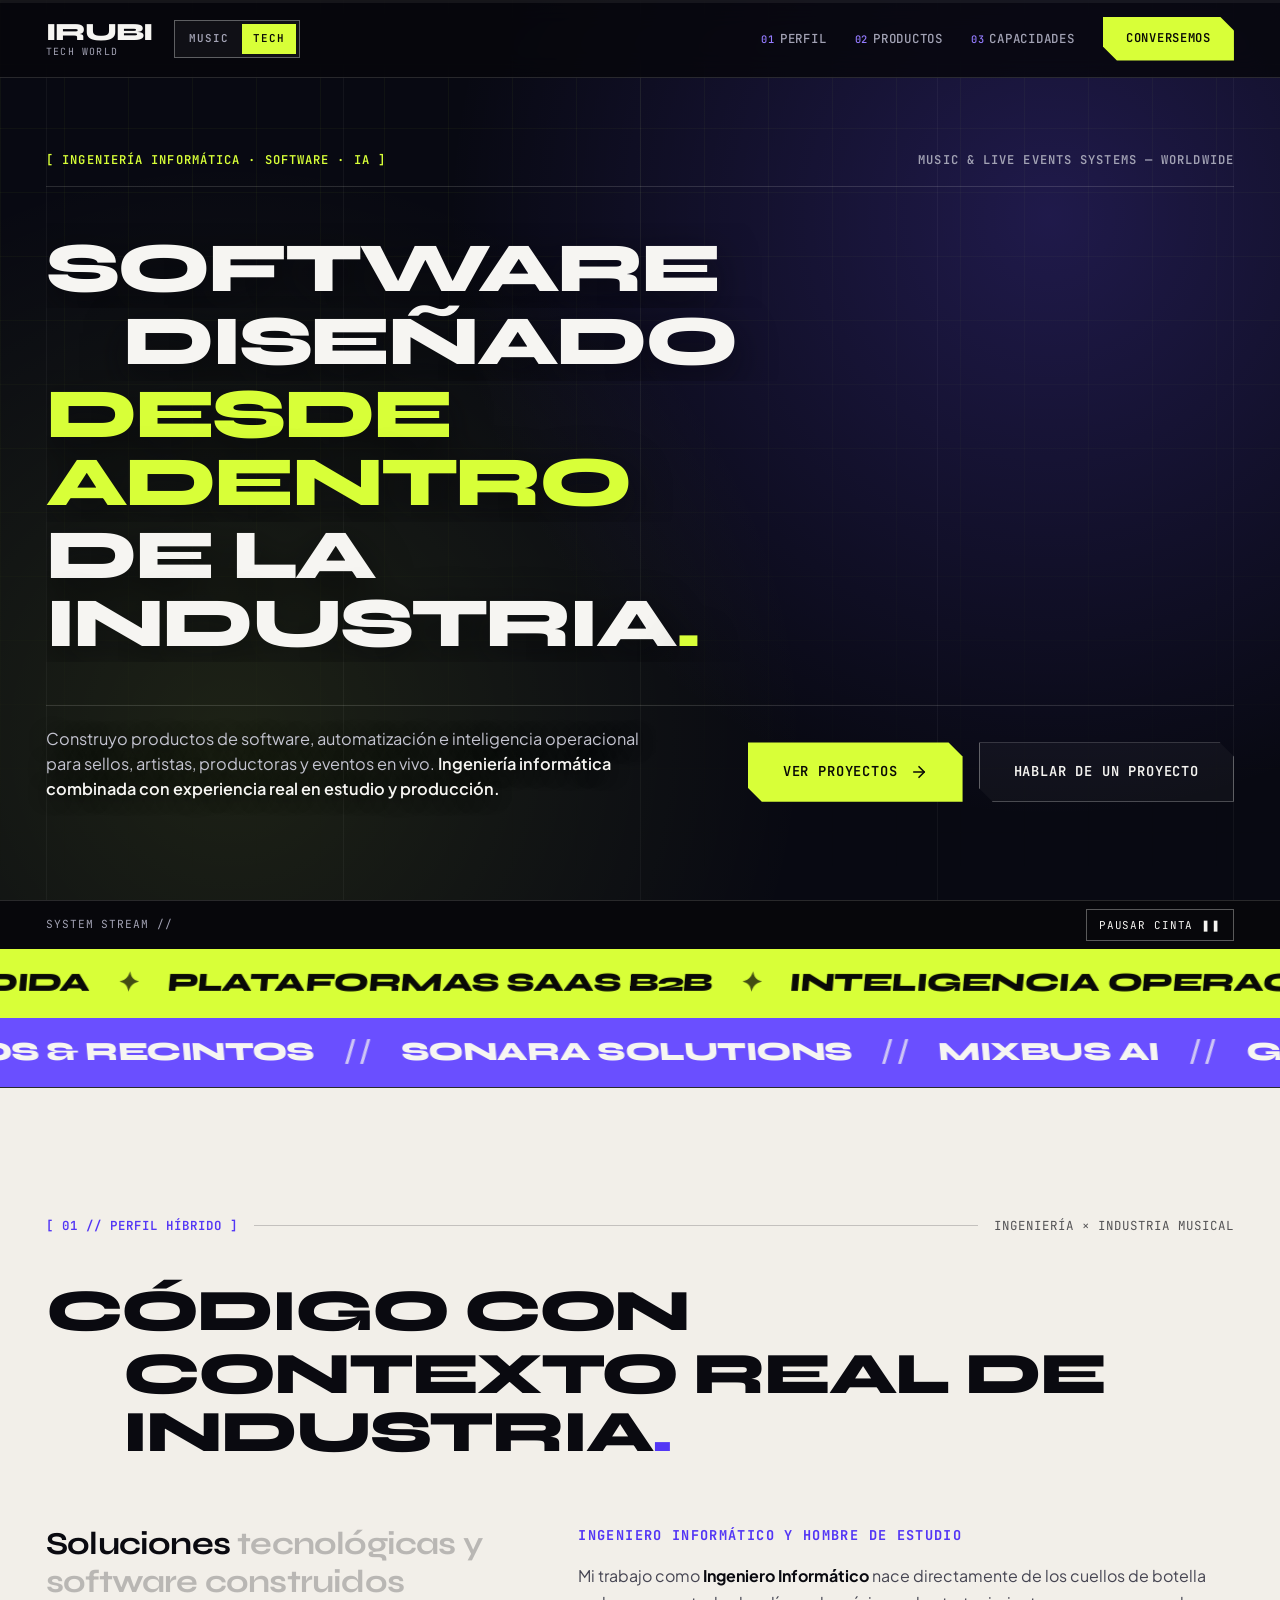
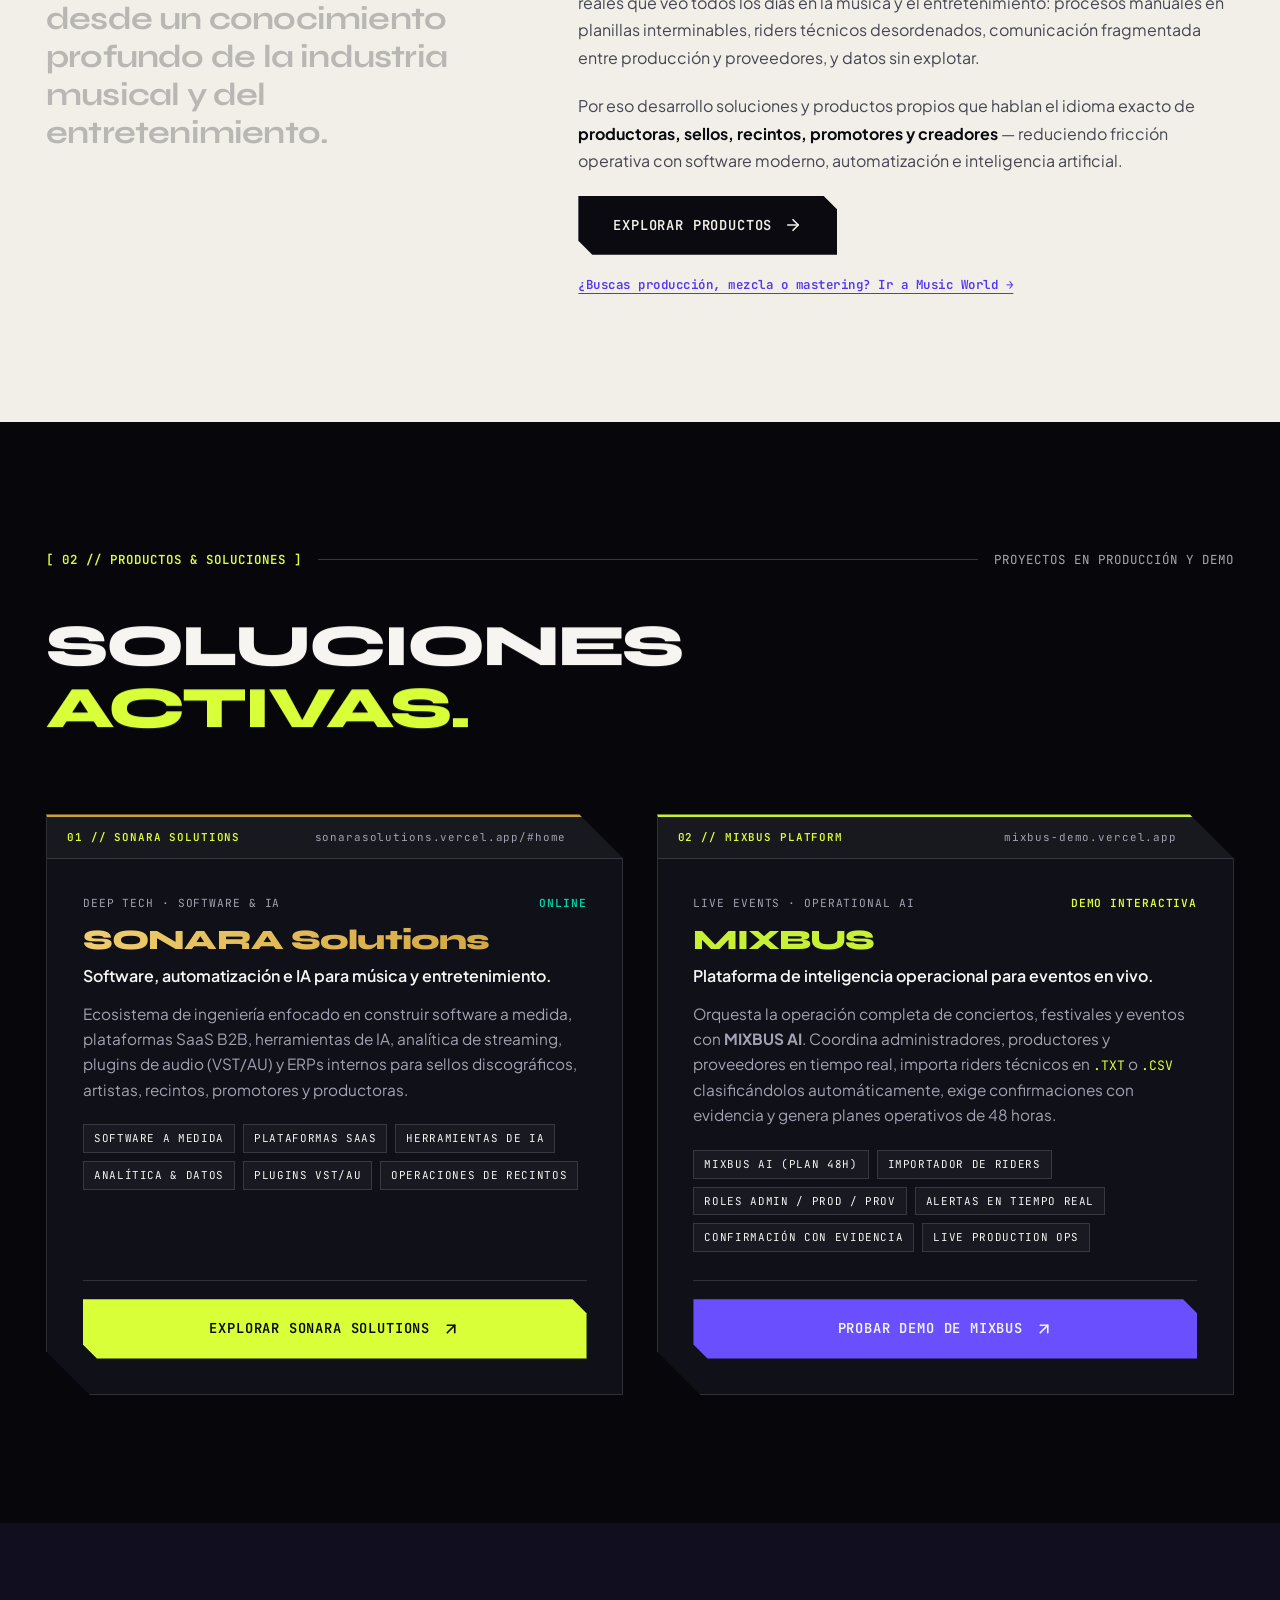
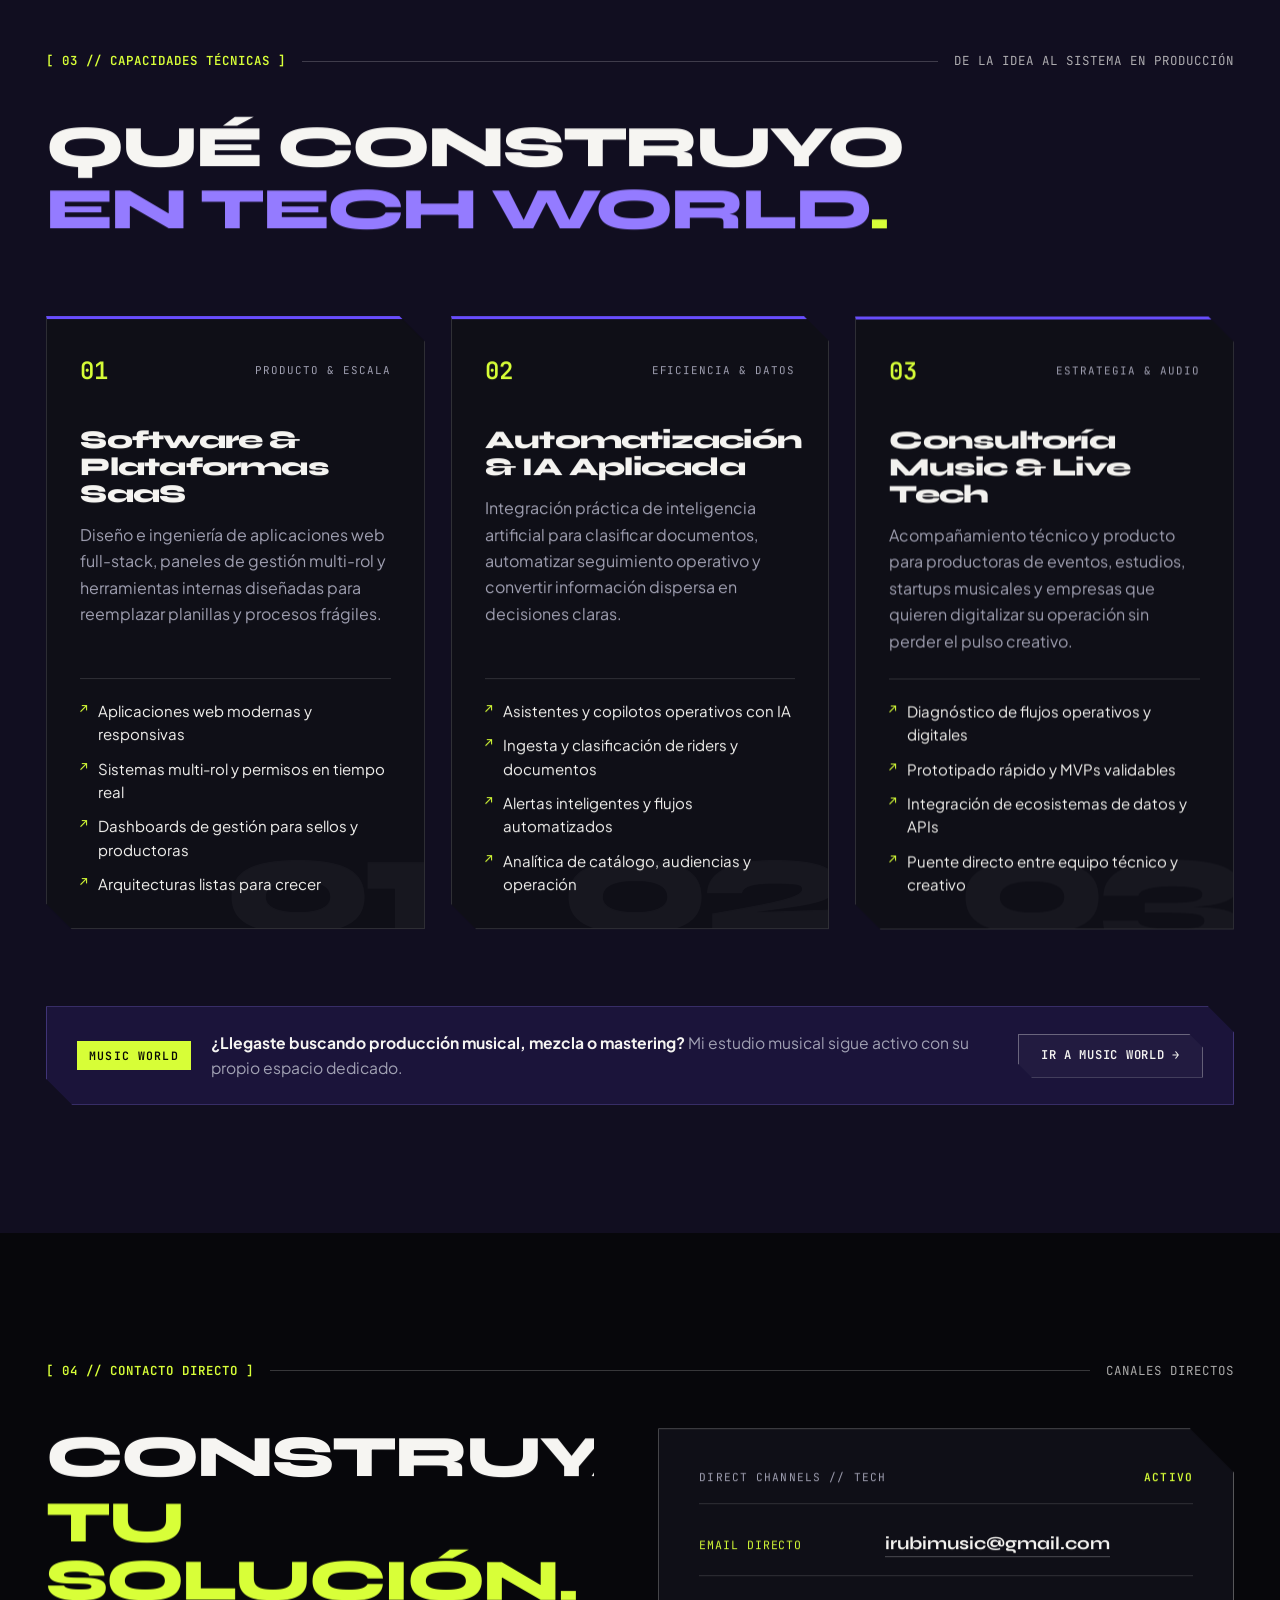
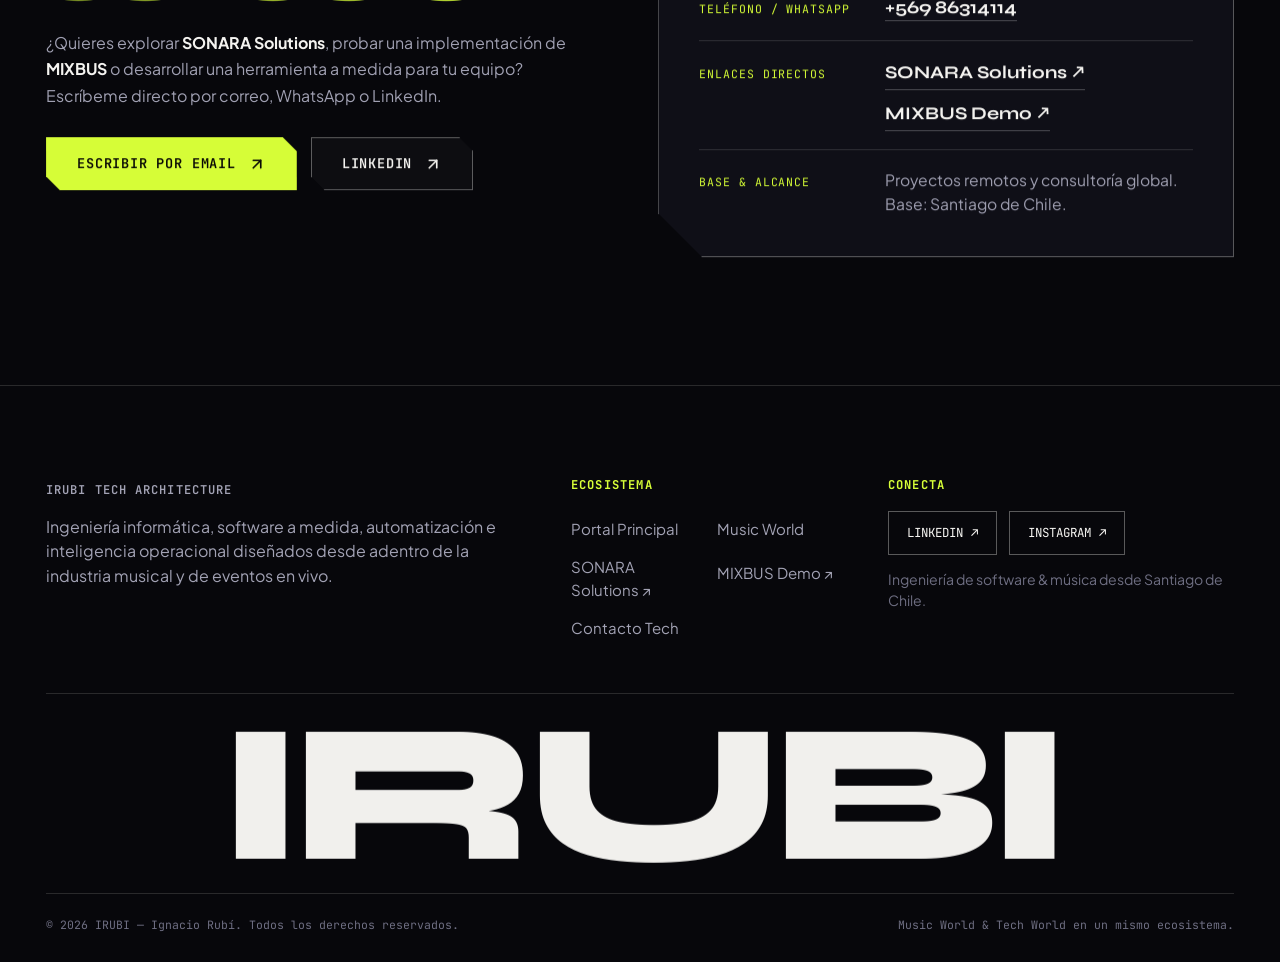
<file: tech.html>
<!DOCTYPE html>
<html lang="es">

<head>
    <meta charset="UTF-8">
    <meta name="viewport" content="width=device-width, initial-scale=1.0, viewport-fit=cover">
    <meta name="theme-color" content="#07070B">
    <title>IRUBI TECH | Ingeniería Informática, Software &amp; IA para la Industria Musical</title>
    <meta name="description"
        content="Tech World de Ignacio Rubí (IRUBI): ingeniería informática, software a medida, automatización e inteligencia operacional para la industria musical y eventos en vivo. Conoce SONARA Solutions y MIXBUS AI.">
    <meta name="robots" content="index, follow, max-image-preview:large">
    <link rel="canonical" href="https://www.irubi.cl/tech">

    <!-- Open Graph & Social Sharing -->
    <meta property="og:type" content="website">
    <meta property="og:locale" content="es_CL">
    <meta property="og:site_name" content="IRUBI Tech World">
    <meta property="og:url" content="https://www.irubi.cl/tech">
    <meta property="og:title" content="IRUBI TECH | Software &amp; IA para la Industria Musical">
    <meta property="og:description"
        content="Ingeniería informática aplicada a la música y el entretenimiento: SONARA Solutions y MIXBUS Operational Intelligence.">
    <meta property="og:image" content="https://www.irubi.cl/og-irubi-v2.png">
    <meta property="og:image:secure_url" content="https://www.irubi.cl/og-irubi-v2.png">
    <meta property="og:image:type" content="image/png">
    <meta property="og:image:width" content="1200">
    <meta property="og:image:height" content="630">
    <meta property="og:image:alt" content="IRUBI — Music &amp; Tech">
    <meta name="twitter:card" content="summary_large_image">
    <meta name="twitter:title" content="IRUBI TECH | Software &amp; IA para la Industria Musical">
    <meta name="twitter:description"
        content="Software a medida, plataformas SaaS y sistemas operacionales con IA para la industria musical y eventos en vivo.">
    <meta name="twitter:image" content="https://www.irubi.cl/og-irubi-v2.png">

    <script>document.documentElement.classList.add('js-ready');</script>

    <!-- Editorial Typography: Syne (Display) + Plus Jakarta Sans (Body) + JetBrains Mono (Telemetry) -->
    <link rel="preconnect" href="https://fonts.googleapis.com">
    <link rel="preconnect" href="https://fonts.gstatic.com" crossorigin>
    <link
        href="https://fonts.googleapis.com/css2?family=JetBrains+Mono:wght@400;500;600&family=Plus+Jakarta+Sans:wght@400;500;600;700&family=Syne:wght@700;800&display=swap"
        rel="stylesheet">
    <link rel="stylesheet" href="estilo.css?v=23">
    <link rel="icon" type="image/png" href="imagenes/IRUBIBLACK.png">

    <!-- Structured Data (JSON-LD) -->
    <script type="application/ld+json">
    {
        "@context": "https://schema.org",
        "@type": "Person",
        "name": "Ignacio Rubí",
        "alternateName": "IRUBI",
        "jobTitle": "Ingeniero Informático y Productor Musical",
        "description": "Desarrollo de software, automatización e inteligencia artificial aplicada a la industria musical y producción de eventos en vivo.",
        "email": "irubimusic@gmail.com",
        "sameAs": [
            "https://sonarasolutions.vercel.app/#home",
            "https://mixbus-demo.vercel.app/",
            "https://www.linkedin.com/in/ignacio-rubi",
            "https://www.instagram.com/irubimusic_/"
        ]
    }
    </script>
</head>

<body class="tech-page">
    <a class="skip-link" href="#main-content">Saltar al contenido principal</a>

    <!-- Top VU Scroll Progress Bar -->
    <div class="scroll-progress" aria-hidden="true">
        <div class="scroll-progress__bar" id="scrollProgressBar"></div>
    </div>

    <!-- Editorial Header -->
    <header class="site-header" id="header">
        <div class="container header-inner">
            <div class="header-brand-group">
                <a href="/" class="brand" data-magnetic="0.18" aria-label="IRUBI — Volver al portal principal">
                    <span class="brand__mark">IRUBI</span>
                    <span class="brand__sub">TECH WORLD</span>
                </a>

                <nav class="world-switch" aria-label="Cambiar de universo">
                    <a href="/music" class="world-switch__item">Music</a>
                    <a href="/tech" class="world-switch__item is-active" aria-current="page">Tech</a>
                </nav>
            </div>

            <button type="button" class="menu-toggle" id="mobileMenuBtn" aria-label="Abrir menú de navegación"
                aria-expanded="false" aria-controls="navMenu">
                <span class="menu-toggle__label" id="menuToggleLabel">MENÚ</span>
                <span class="menu-toggle__bars" aria-hidden="true">
                    <span></span>
                    <span></span>
                </span>
            </button>

            <nav class="site-nav" aria-label="Navegación principal Tech World">
                <ul id="navMenu">
                    <li><a href="#tech-about"><span class="nav-idx">01</span>Perfil</a></li>
                    <li><a href="#tech-projects"><span class="nav-idx">02</span>Productos</a></li>
                    <li><a href="#tech-capabilities"><span class="nav-idx">03</span>Capacidades</a></li>
                    <li class="nav-cta">
                        <a href="#tech-contact" class="btn btn--volt btn--sm" data-magnetic="0.24">
                            <span class="btn__fill" aria-hidden="true"></span>
                            <span class="btn__text">Conversemos</span>
                        </a>
                    </li>
                </ul>
            </nav>
        </div>
    </header>
    <div class="nav-backdrop" id="navBackdrop" aria-hidden="true"></div>

    <main id="main-content" tabindex="-1">
        <!-- ==================================================================
             00 // HERO TECH — ARCHITECTURAL SYSTEMS MONOLITH
             ================================================================== -->
        <section class="hero hero--tech theme-dark" id="home">
            <div class="hero-tech__bg" aria-hidden="true">
                <div class="hero-tech__grid"></div>
                <div class="hero-tech__slash"></div>
            </div>
            <div class="hero__grid-lines" aria-hidden="true">
                <span></span><span></span><span></span><span></span>
            </div>

            <div class="container hero__layout">
                <div class="hero__meta-row">
                    <span class="eyebrow eyebrow--volt">[ INGENIERÍA INFORMÁTICA · SOFTWARE · IA ]</span>
                    <span class="eyebrow eyebrow--mono">MUSIC &amp; LIVE EVENTS SYSTEMS — WORLDWIDE</span>
                </div>

                <div class="hero__stage">
                    <div class="hero__headline-col">
                        <h1 class="hero__title" data-kinetic-lines>
                            <span class="k-line"><span class="k-line__inner">SOFTWARE</span></span>
                            <span class="k-line"><span
                                    class="k-line__inner k-line__inner--indent">DISEÑADO</span></span>
                            <span class="k-line"><span
                                    class="k-line__inner k-line__inner--volt">DESDE ADENTRO</span></span>
                            <span class="k-line"><span class="k-line__inner">DE LA INDUSTRIA<span
                                        class="volt-dot">.</span></span></span>
                        </h1>
                    </div>
                </div>

                <div class="hero__bottom-deck">
                    <p class="hero__lead" data-reveal-up>
                        Construyo productos de software, automatización e inteligencia operacional para sellos,
                        artistas, productoras y eventos en vivo. <strong>Ingeniería informática combinada con
                            experiencia real en estudio y producción.</strong>
                    </p>

                    <div class="hero__actions" data-reveal-up>
                        <a href="#tech-projects" class="btn btn--volt btn--lg" data-magnetic="0.28">
                            <span class="btn__fill" aria-hidden="true"></span>
                            <span class="btn__text">Ver proyectos</span>
                            <svg class="btn__arrow" width="18" height="18" viewBox="0 0 24 24" fill="none"
                                stroke="currentColor" stroke-width="2.2" stroke-linecap="round" stroke-linejoin="round"
                                aria-hidden="true">
                                <path d="M5 12h14"></path>
                                <path d="m12 5 7 7-7 7"></path>
                            </svg>
                        </a>
                        <a href="#tech-contact" class="btn btn--outline btn--lg" data-magnetic="0.22">
                            <span class="btn__fill" aria-hidden="true"></span>
                            <span class="btn__text">Hablar de un proyecto</span>
                        </a>
                    </div>
                </div>
            </div>
        </section>

        <!-- ==================================================================
             VELOCITY-REACTIVE DUAL KINETIC MARQUEE BAND
             ================================================================== -->
        <div class="marquee-band" aria-label="Especialidades tecnológicas">
            <div class="marquee-band__controls">
                <span class="marquee-band__tag">SYSTEM STREAM //</span>
                <button type="button" class="marquee-pause-btn" id="marqueeToggleBtn">Pausar cinta ❚❚</button>
            </div>

            <div class="marquee-row marquee-row--volt" data-marquee-dir="1">
                <div class="marquee-track">
                    <span>SOFTWARE A MEDIDA</span><i aria-hidden="true">✦</i>
                    <span>PLATAFORMAS SAAS B2B</span><i aria-hidden="true">✦</i>
                    <span>INTELIGENCIA OPERACIONAL</span><i aria-hidden="true">✦</i>
                    <span>AUTOMATIZACIÓN &amp; IA</span><i aria-hidden="true">✦</i>
                    <span>MUSIC &amp; LIVE EVENTS TECH</span><i aria-hidden="true">✦</i>
                </div>
                <div class="marquee-track" aria-hidden="true">
                    <span>SOFTWARE A MEDIDA</span><i>✦</i>
                    <span>PLATAFORMAS SAAS B2B</span><i>✦</i>
                    <span>INTELIGENCIA OPERACIONAL</span><i>✦</i>
                    <span>AUTOMATIZACIÓN &amp; IA</span><i>✦</i>
                    <span>MUSIC &amp; LIVE EVENTS TECH</span><i>✦</i>
                </div>
            </div>

            <div class="marquee-row marquee-row--violet" data-marquee-dir="-1" aria-hidden="true">
                <div class="marquee-track">
                    <span>SONARA SOLUTIONS</span><i>//</i>
                    <span>MIXBUS AI</span><i>//</i>
                    <span>GESTIÓN DE RIDERS</span><i>//</i>
                    <span>ANALÍTICA DE DATOS</span><i>//</i>
                    <span>SISTEMAS PARA PRODUCTORAS</span><i>//</i>
                    <span>SELLOS &amp; RECINTOS</span><i>//</i>
                </div>
                <div class="marquee-track">
                    <span>SONARA SOLUTIONS</span><i>//</i>
                    <span>MIXBUS AI</span><i>//</i>
                    <span>GESTIÓN DE RIDERS</span><i>//</i>
                    <span>ANALÍTICA DE DATOS</span><i>//</i>
                    <span>SISTEMAS PARA PRODUCTORAS</span><i>//</i>
                    <span>SELLOS &amp; RECINTOS</span><i>//</i>
                </div>
            </div>
        </div>

        <!-- ==================================================================
             01 // PERFIL HÍBRIDO — EDITORIAL PAPER SLAB (#F2EFE9)
             ================================================================== -->
        <section class="about theme-paper section-pad" id="tech-about">
            <div class="container">
                <div class="section-kicker">
                    <span class="section-kicker__num">[ 01 // PERFIL HÍBRIDO ]</span>
                    <span class="section-kicker__line" aria-hidden="true"></span>
                    <span class="section-kicker__meta">INGENIERÍA × INDUSTRIA MUSICAL</span>
                </div>

                <h2 class="display-heading display-heading--paper" data-kinetic-lines>
                    <span class="k-line"><span class="k-line__inner">CÓDIGO CON</span></span>
                    <span class="k-line"><span class="k-line__inner k-line__inner--indent">CONTEXTO REAL DE
                            INDUSTRIA<span class="violet-dot">.</span></span></span>
                </h2>

                <div class="tech-about-editorial">
                    <div class="tech-about-editorial__lead">
                        <p class="about__manifesto" data-scrub-words>
                            Soluciones tecnológicas y software construidos desde un conocimiento profundo de la
                            industria musical y del entretenimiento.
                        </p>
                    </div>

                    <div class="about__copy-col">
                        <div class="about__prose" data-reveal-up>
                            <h3 class="about__subhead">Ingeniero informático y hombre de estudio</h3>
                            <p>Mi trabajo como <strong>Ingeniero Informático</strong> nace directamente de los cuellos
                                de botella reales que veo todos los días en la música y el entretenimiento: procesos
                                manuales en planillas interminables, riders técnicos desordenados, comunicación
                                fragmentada entre producción y proveedores, y datos sin explotar.</p>
                            <p>Por eso desarrollo soluciones y productos propios que hablan el idioma exacto de
                                <strong>productoras, sellos, recintos, promotores y creadores</strong> — reduciendo
                                fricción operativa con software moderno, automatización e inteligencia artificial.</p>
                        </div>

                        <div class="about__cta-wrap tech-bridge-actions" data-reveal-up>
                            <a href="#tech-projects" class="btn btn--ink btn--lg" data-magnetic="0.24">
                                <span class="btn__fill" aria-hidden="true"></span>
                                <span class="btn__text">Explorar productos</span>
                                <svg class="btn__arrow" width="18" height="18" viewBox="0 0 24 24" fill="none"
                                    stroke="currentColor" stroke-width="2.2" stroke-linecap="round"
                                    stroke-linejoin="round" aria-hidden="true">
                                    <path d="M5 12h14"></path>
                                    <path d="m12 5 7 7-7 7"></path>
                                </svg>
                            </a>
                            <a href="/music" class="tech-inline-link">¿Buscas producción, mezcla o mastering? Ir a
                                Music World →</a>
                        </div>
                    </div>
                </div>
            </div>
        </section>

        <!-- ==================================================================
             02 // PRODUCTOS & SOLUCIONES — SONARA SOLUTIONS & MIXBUS
             ================================================================== -->
        <section class="tech-projects theme-dark section-pad" id="tech-projects">
            <div class="container">
                <div class="section-kicker">
                    <span class="section-kicker__num">[ 02 // PRODUCTOS &amp; SOLUCIONES ]</span>
                    <span class="section-kicker__line" aria-hidden="true"></span>
                    <span class="section-kicker__meta">PROYECTOS EN PRODUCCIÓN Y DEMO</span>
                </div>

                <div class="services__header-split">
                    <h2 class="display-heading" data-kinetic-lines>
                        <span class="k-line"><span class="k-line__inner">SOLUCIONES</span></span>
                        <span class="k-line"><span class="k-line__inner k-line__inner--volt">ACTIVAS<span
                                    class="volt-dot">.</span></span></span>
                    </h2>
                </div>

                <div class="tech-showcase-grid">
                    <!-- PROJECT 01: SONARA SOLUTIONS -->
                    <article class="tech-product-card tech-product-card--sonara" data-reveal-up>
                        <div class="tech-window-bar">
                            <span class="tech-window-bar__id tech-window-bar__id--sonara">01 // SONARA SOLUTIONS</span>
                            <span class="tech-window-bar__url">sonarasolutions.vercel.app/#home</span>
                        </div>

                        <div class="tech-product-card__body">
                            <div class="tech-product-card__meta">
                                <span class="tech-product-card__tag">DEEP TECH · SOFTWARE &amp; IA</span>
                                <span class="tech-product-card__live">ONLINE</span>
                            </div>

                            <h3 class="tech-product-card__title--sonara">SONARA Solutions</h3>
                            <p class="tech-product-card__subtitle">Software, automatización e IA para música y
                                entretenimiento.</p>
                            <p class="tech-product-card__desc">
                                Ecosistema de ingeniería enfocado en construir software a medida, plataformas SaaS B2B,
                                herramientas de IA, analítica de streaming, plugins de audio (VST/AU) y ERPs internos
                                para sellos discográficos, artistas, recintos, promotores y productoras.
                            </p>

                            <ul class="tech-pill-list" aria-label="Soluciones de SONARA">
                                <li>Software a Medida</li>
                                <li>Plataformas SaaS</li>
                                <li>Herramientas de IA</li>
                                <li>Analítica &amp; Datos</li>
                                <li>Plugins VST/AU</li>
                                <li>Operaciones de Recintos</li>
                            </ul>

                            <div class="tech-product-card__actions">
                                <a href="https://sonarasolutions.vercel.app/#home" target="_blank"
                                    rel="noopener noreferrer" class="btn btn--volt btn--lg" data-magnetic="0.22">
                                    <span class="btn__fill" aria-hidden="true"></span>
                                    <span class="btn__text">Explorar SONARA Solutions</span>
                                    <svg class="btn__arrow" width="18" height="18" viewBox="0 0 24 24" fill="none"
                                        stroke="currentColor" stroke-width="2.2" stroke-linecap="round"
                                        stroke-linejoin="round" aria-hidden="true">
                                        <path d="M7 17L17 7"></path>
                                        <path d="M7 7h10v10"></path>
                                    </svg>
                                </a>
                            </div>
                        </div>
                    </article>

                    <!-- PROJECT 02: MIXBUS -->
                    <article class="tech-product-card tech-product-card--mixbus" data-reveal-up>
                        <div class="tech-window-bar">
                            <span class="tech-window-bar__id tech-window-bar__id--mixbus">02 // MIXBUS PLATFORM</span>
                            <span class="tech-window-bar__url">mixbus-demo.vercel.app</span>
                        </div>

                        <div class="tech-product-card__body">
                            <div class="tech-product-card__meta">
                                <span class="tech-product-card__tag">LIVE EVENTS · OPERATIONAL AI</span>
                                <span class="tech-product-card__live tech-product-card__live--demo">DEMO INTERACTIVA</span>
                            </div>

                            <h3 class="tech-product-card__title--mixbus">MIXBUS</h3>
                            <p class="tech-product-card__subtitle">Plataforma de inteligencia operacional para eventos
                                en vivo.</p>
                            <p class="tech-product-card__desc">
                                Orquesta la operación completa de conciertos, festivales y eventos con
                                <strong>MIXBUS AI</strong>. Coordina administradores, productores y proveedores en
                                tiempo real, importa riders técnicos en <code>.TXT</code> o <code>.CSV</code>
                                clasificándolos automáticamente, exige confirmaciones con evidencia y genera planes
                                operativos de 48 horas.
                            </p>

                            <ul class="tech-pill-list" aria-label="Capacidades de MIXBUS">
                                <li>MIXBUS AI (Plan 48h)</li>
                                <li>Importador de Riders</li>
                                <li>Roles Admin / Prod / Prov</li>
                                <li>Alertas en Tiempo Real</li>
                                <li>Confirmación con Evidencia</li>
                                <li>Live Production Ops</li>
                            </ul>

                            <div class="tech-product-card__actions">
                                <a href="https://mixbus-demo.vercel.app/" target="_blank" rel="noopener noreferrer"
                                    class="btn btn--primary btn--lg" data-magnetic="0.22">
                                    <span class="btn__fill" aria-hidden="true"></span>
                                    <span class="btn__text">Probar Demo de MIXBUS</span>
                                    <svg class="btn__arrow" width="18" height="18" viewBox="0 0 24 24" fill="none"
                                        stroke="currentColor" stroke-width="2.2" stroke-linecap="round"
                                        stroke-linejoin="round" aria-hidden="true">
                                        <path d="M7 17L17 7"></path>
                                        <path d="M7 7h10v10"></path>
                                    </svg>
                                </a>
                            </div>
                        </div>
                    </article>
                </div>
            </div>
        </section>

        <!-- ==================================================================
             03 // CAPACIDADES & ARQUITECTURA — EDITORIAL CARD GRID (INDIGO)
             ================================================================== -->
        <section class="services theme-indigo section-pad" id="tech-capabilities">
            <div class="container">
                <div class="section-kicker">
                    <span class="section-kicker__num">[ 03 // CAPACIDADES TÉCNICAS ]</span>
                    <span class="section-kicker__line" aria-hidden="true"></span>
                    <span class="section-kicker__meta">DE LA IDEA AL SISTEMA EN PRODUCCIÓN</span>
                </div>

                <div class="services__header-single">
                    <h2 class="display-heading" data-kinetic-lines>
                        <span class="k-line"><span class="k-line__inner">QUÉ CONSTRUYO</span></span>
                        <span class="k-line"><span class="k-line__inner k-line__inner--accent">EN TECH WORLD<span
                                    class="volt-dot">.</span></span></span>
                    </h2>
                </div>

                <div class="services__grid" data-mobile-carousel="services"
                    data-carousel-label="Capacidades de ingeniería informática y Music Tech">
                    <div class="mobile-carousel-head">
                        <span class="mobile-carousel-hint" aria-hidden="true">DESLIZA →</span>
                        <div class="mobile-carousel-controls">
                            <button type="button" class="mobile-carousel-btn" data-direction="previous"
                                aria-label="Capacidad anterior">
                                <span aria-hidden="true">←</span>
                            </button>
                            <button type="button" class="mobile-carousel-btn" data-direction="next"
                                aria-label="Siguiente capacidad">
                                <span aria-hidden="true">→</span>
                            </button>
                        </div>
                    </div>

                    <div class="services__chapters" id="servicesTrack" data-carousel-track>
                        <article class="service-chapter" data-service-step="0" data-service-num="01"
                            data-slide-label="1 de 3" data-marker-name="Ir a capacidad 1: Software y Plataformas SaaS">
                            <div class="service-chapter__head">
                                <span class="service-chapter__idx">01</span>
                                <span class="service-chapter__tag">PRODUCTO &amp; ESCALA</span>
                            </div>
                            <h3>Software &amp; Plataformas SaaS</h3>
                            <p>Diseño e ingeniería de aplicaciones web full-stack, paneles de gestión multi-rol y
                                herramientas internas diseñadas para reemplazar planillas y procesos frágiles.</p>
                            <ul class="service-chapter__list">
                                <li>Aplicaciones web modernas y responsivas</li>
                                <li>Sistemas multi-rol y permisos en tiempo real</li>
                                <li>Dashboards de gestión para sellos y productoras</li>
                                <li>Arquitecturas listas para crecer</li>
                            </ul>
                        </article>

                        <article class="service-chapter" data-service-step="1" data-service-num="02"
                            data-slide-label="2 de 3"
                            data-marker-name="Ir a capacidad 2: Automatización e Inteligencia Artificial">
                            <div class="service-chapter__head">
                                <span class="service-chapter__idx">02</span>
                                <span class="service-chapter__tag">EFICIENCIA &amp; DATOS</span>
                            </div>
                            <h3>Automatización &amp; IA Aplicada</h3>
                            <p>Integración práctica de inteligencia artificial para clasificar documentos, automatizar
                                seguimiento operativo y convertir información dispersa en decisiones claras.</p>
                            <ul class="service-chapter__list">
                                <li>Asistentes y copilotos operativos con IA</li>
                                <li>Ingesta y clasificación de riders y documentos</li>
                                <li>Alertas inteligentes y flujos automatizados</li>
                                <li>Analítica de catálogo, audiencias y operación</li>
                            </ul>
                        </article>

                        <article class="service-chapter" data-service-step="2" data-service-num="03"
                            data-slide-label="3 de 3"
                            data-marker-name="Ir a capacidad 3: Consultoría Music & Live Tech">
                            <div class="service-chapter__head">
                                <span class="service-chapter__idx">03</span>
                                <span class="service-chapter__tag">ESTRATEGIA &amp; AUDIO</span>
                            </div>
                            <h3>Consultoría Music &amp; Live Tech</h3>
                            <p>Acompañamiento técnico y producto para productoras de eventos, estudios, startups
                                musicales y empresas que quieren digitalizar su operación sin perder el pulso creativo.
                            </p>
                            <ul class="service-chapter__list">
                                <li>Diagnóstico de flujos operativos y digitales</li>
                                <li>Prototipado rápido y MVPs validables</li>
                                <li>Integración de ecosistemas de datos y APIs</li>
                                <li>Puente directo entre equipo técnico y creativo</li>
                            </ul>
                        </article>
                    </div>

                    <p class="visually-hidden" role="status" aria-live="polite" data-carousel-status></p>
                    <nav class="mobile-carousel-markers" aria-label="Seleccionar capacidad" data-carousel-markers></nav>
                </div>

                <div class="remote-banner remote-banner--split" data-reveal-up>
                    <div class="remote-banner__main">
                        <span class="remote-banner__badge">MUSIC WORLD</span>
                        <p><strong>¿Llegaste buscando producción musical, mezcla o mastering?</strong> Mi estudio
                            musical sigue activo con su propio espacio dedicado.</p>
                    </div>
                    <a href="/music" class="btn btn--outline btn--sm">
                        <span class="btn__fill" aria-hidden="true"></span>
                        <span class="btn__text">Ir a Music World →</span>
                    </a>
                </div>
            </div>
        </section>

        <!-- ==================================================================
             04 // CONTACTO TECH — CANALES DIRECTOS
             ================================================================== -->
        <section class="contact theme-dark section-pad" id="tech-contact">
            <div class="container">
                <div class="section-kicker">
                    <span class="section-kicker__num">[ 04 // CONTACTO DIRECTO ]</span>
                    <span class="section-kicker__line" aria-hidden="true"></span>
                    <span class="section-kicker__meta">CANALES DIRECTOS</span>
                </div>

                <div class="tech-contact-grid">
                    <div class="tech-contact-intro">
                        <h2 class="display-heading" data-kinetic-lines>
                            <span class="k-line"><span class="k-line__inner">CONSTRUYAMOS</span></span>
                            <span class="k-line"><span class="k-line__inner k-line__inner--volt">TU SOLUCIÓN<span
                                        class="volt-dot">.</span></span></span>
                        </h2>
                        <p class="tech-contact-lead" data-reveal-up>
                            ¿Quieres explorar <strong>SONARA Solutions</strong>, probar una implementación de
                            <strong>MIXBUS</strong> o desarrollar una herramienta a medida para tu equipo? Escríbeme
                            directo por correo, WhatsApp o LinkedIn.
                        </p>

                        <div class="tech-contact-actions" data-reveal-up>
                            <a href="mailto:irubimusic@gmail.com?subject=Consulta%20Tech%20World%20%E2%80%94%20IRUBI"
                                class="btn btn--volt" data-magnetic="0.22">
                                <span class="btn__fill" aria-hidden="true"></span>
                                <span class="btn__text">Escribir por email</span>
                                <svg class="btn__arrow" width="18" height="18" viewBox="0 0 24 24" fill="none"
                                    stroke="currentColor" stroke-width="2.2" stroke-linecap="round"
                                    stroke-linejoin="round" aria-hidden="true">
                                    <path d="M7 17L17 7"></path>
                                    <path d="M7 7h10v10"></path>
                                </svg>
                            </a>
                            <a href="https://www.linkedin.com/in/ignacio-rubi" target="_blank" rel="noopener noreferrer"
                                class="btn btn--outline" data-magnetic="0.22">
                                <span class="btn__fill" aria-hidden="true"></span>
                                <span class="btn__text">LinkedIn</span>
                                <svg class="btn__arrow" width="18" height="18" viewBox="0 0 24 24" fill="none"
                                    stroke="currentColor" stroke-width="2.2" stroke-linecap="round"
                                    stroke-linejoin="round" aria-hidden="true">
                                    <path d="M7 17L17 7"></path>
                                    <path d="M7 7h10v10"></path>
                                </svg>
                            </a>
                        </div>
                    </div>

                    <div class="tech-contact-panel" data-reveal-up>
                        <div class="tech-contact-panel__bar" aria-hidden="true">
                            <span>DIRECT CHANNELS // TECH</span>
                            <span class="tech-contact-panel__status">ACTIVO</span>
                        </div>

                        <dl class="patchbay-list tech-patchbay-list">
                            <div class="patchbay-row">
                                <dt>EMAIL DIRECTO</dt>
                                <dd><a href="mailto:irubimusic@gmail.com" class="patchbay-link">irubimusic@gmail.com</a>
                                </dd>
                            </div>
                            <div class="patchbay-row">
                                <dt>TELÉFONO / WHATSAPP</dt>
                                <dd><a href="tel:+56986314114" class="patchbay-link">+569&nbsp;86314114</a></dd>
                            </div>
                            <div class="patchbay-row">
                                <dt>ENLACES DIRECTOS</dt>
                                <dd class="tech-patchbay-links">
                                    <a href="https://sonarasolutions.vercel.app/#home" target="_blank"
                                        rel="noopener noreferrer" class="patchbay-link">SONARA Solutions ↗</a>
                                    <a href="https://mixbus-demo.vercel.app/" target="_blank" rel="noopener noreferrer"
                                        class="patchbay-link">MIXBUS Demo ↗</a>
                                </dd>
                            </div>
                            <div class="patchbay-row">
                                <dt>BASE &amp; ALCANCE</dt>
                                <dd>Proyectos remotos y consultoría global.<br>Base: Santiago de Chile.</dd>
                            </div>
                        </dl>
                    </div>
                </div>
            </div>
        </section>
    </main>

    <!-- ==================================================================
         MONUMENTAL EDITORIAL FOOTER
         ================================================================== -->
    <footer class="site-footer theme-dark">
        <div class="container">
            <div class="footer__top">
                <div class="footer__statement">
                    <span class="eyebrow eyebrow--mono">IRUBI TECH ARCHITECTURE</span>
                    <p>Ingeniería informática, software a medida, automatización e inteligencia operacional diseñados
                        desde adentro de la industria musical y de eventos en vivo.</p>
                </div>

                <div class="footer__nav-col">
                    <h4>Ecosistema</h4>
                    <ul>
                        <li><a href="/">Portal Principal</a></li>
                        <li><a href="/music">Music World</a></li>
                        <li><a href="https://sonarasolutions.vercel.app/#home" target="_blank"
                                rel="noopener noreferrer">SONARA Solutions ↗</a></li>
                        <li><a href="https://mixbus-demo.vercel.app/" target="_blank" rel="noopener noreferrer">MIXBUS
                                Demo ↗</a></li>
                        <li><a href="#tech-contact">Contacto Tech</a></li>
                    </ul>
                </div>

                <div class="footer__social-col">
                    <h4>Conecta</h4>
                    <div class="footer__socials">
                        <a href="https://www.linkedin.com/in/ignacio-rubi" target="_blank" rel="noopener noreferrer"
                            class="social-pill" data-magnetic="0.22" aria-label="LinkedIn de Ignacio Rubí">
                            <span>LinkedIn</span>
                            <span aria-hidden="true">↗</span>
                        </a>
                        <a href="https://www.instagram.com/irubimusic_/" target="_blank" rel="noopener noreferrer"
                            class="social-pill" data-magnetic="0.22" aria-label="Instagram de IRUBI">
                            <span>Instagram</span>
                            <span aria-hidden="true">↗</span>
                        </a>
                    </div>
                    <p class="footer__social-note">Ingeniería de software &amp; música desde Santiago de Chile.</p>
                </div>
            </div>

            <div class="footer__wordmark-wrap" aria-hidden="true">
                <div class="footer__wordmark" data-footer-wordmark>IRUBI</div>
            </div>

            <div class="footer__bottom">
                <p>&copy; 2026 IRUBI — Ignacio Rubí. Todos los derechos reservados.</p>
                <p>Music World &amp; Tech World en un mismo ecosistema.</p>
            </div>
        </div>
    </footer>

    <!-- Real Animation Engine: Lenis + GSAP + ScrollTrigger (Local Vendor Bundle, Zero CDN Block) -->
    <script defer src="vendor/lenis.min.js"></script>
    <script defer src="vendor/gsap.min.js"></script>
    <script defer src="vendor/ScrollTrigger.min.js"></script>
    <script defer src="app.js?v=14"></script>
</body>

</html>
</file>
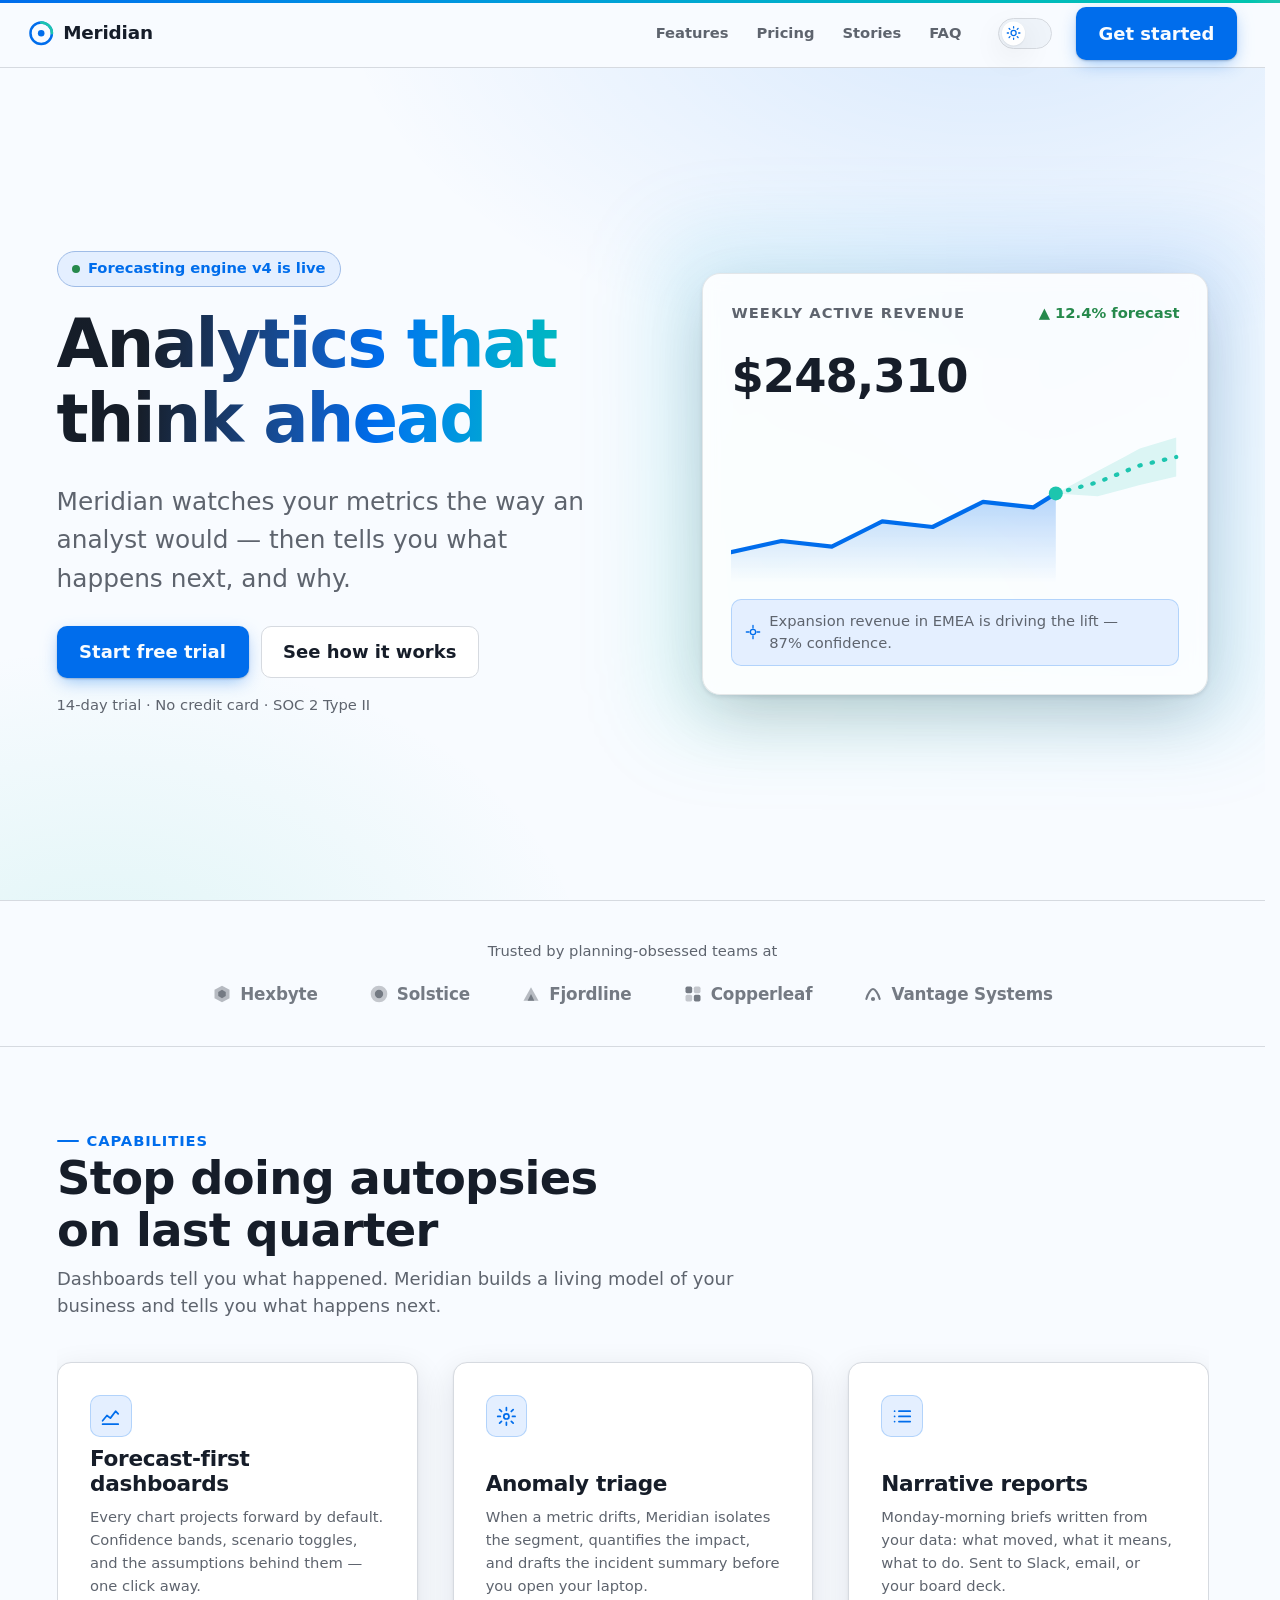
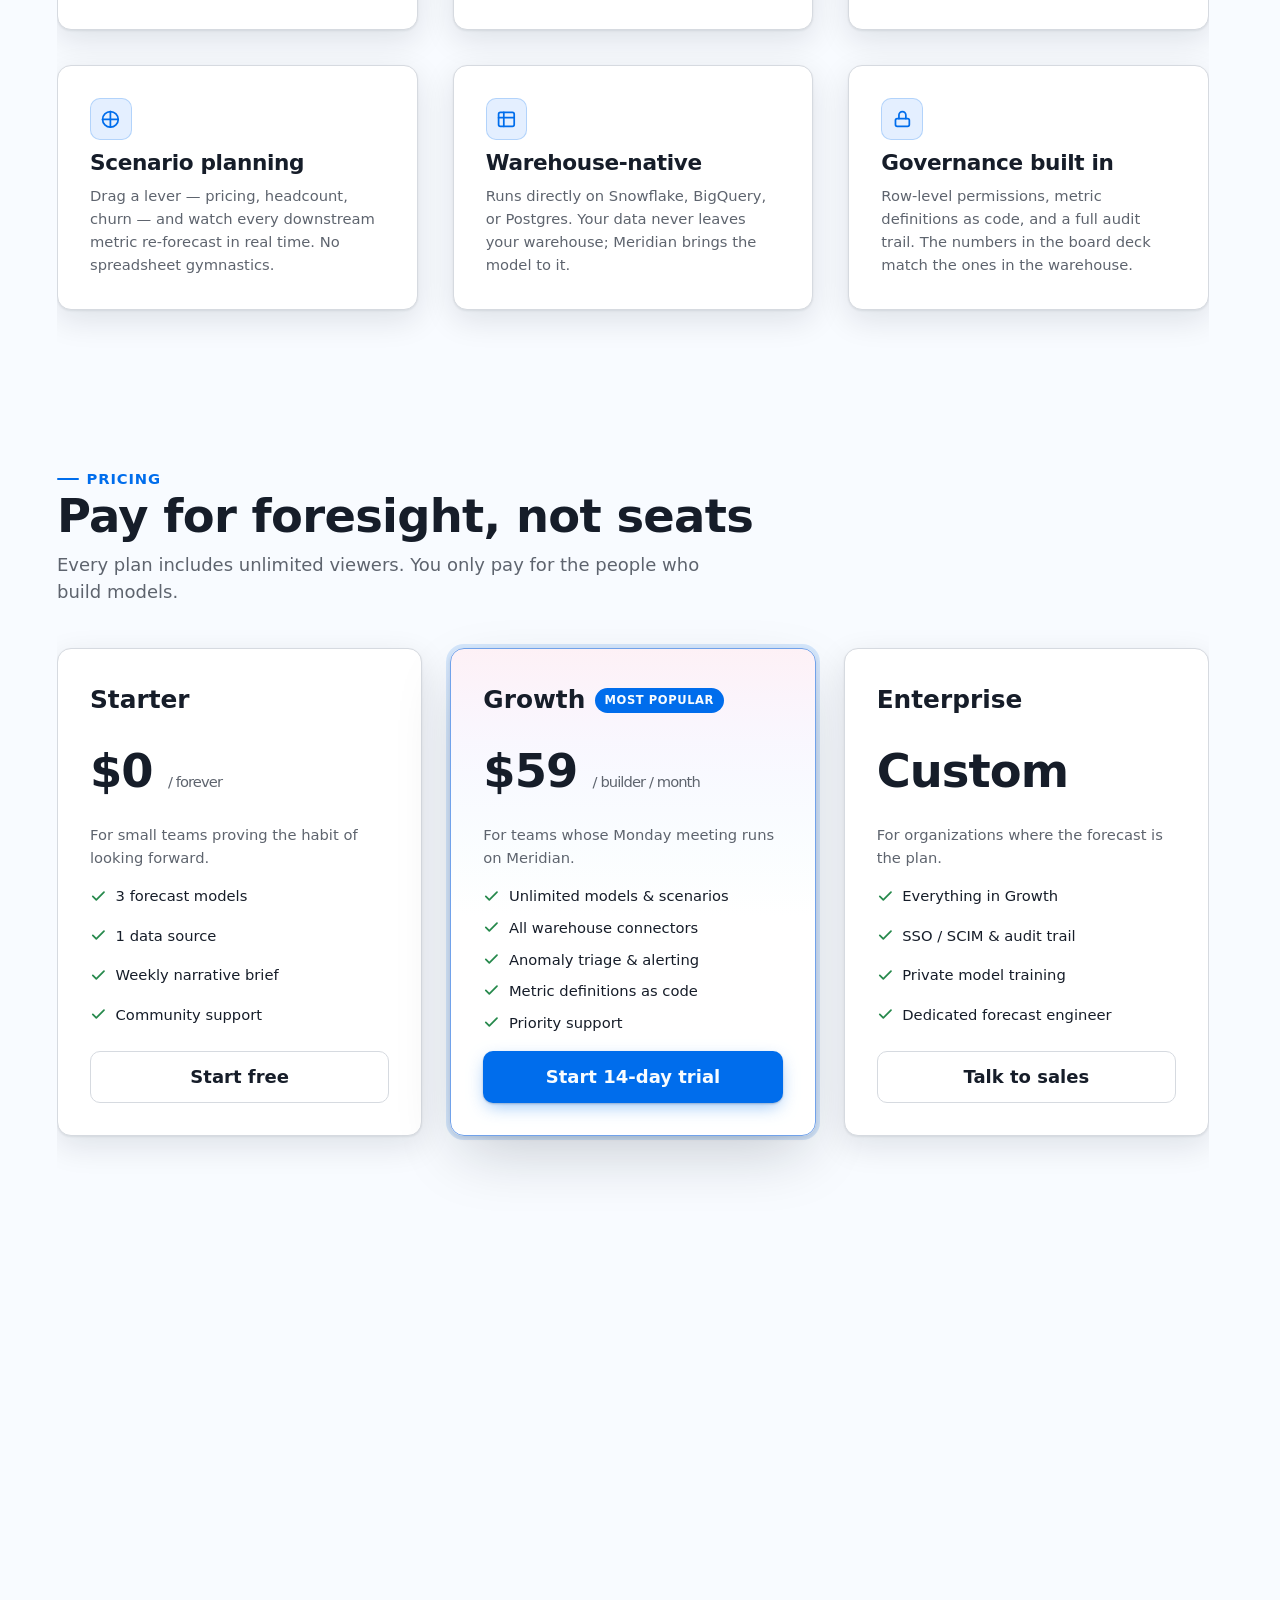
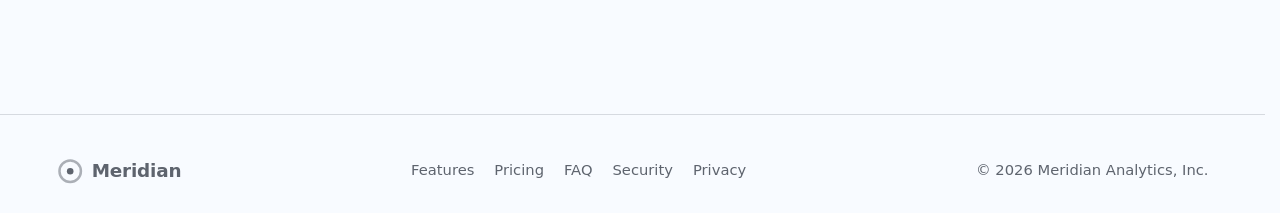
<file: .agents/skills/modern-css/examples/01-sales-landing.html>
<!doctype html>
<!--
  ═══════════════════════════════════════════════════════════════════════════
  MERIDIAN — analytics that think ahead
  Showcase example for the "modern-css" Agent Skill.
  One self-contained file: system fonts, inline SVG, zero external resources.

  Modern CSS features demonstrated (tier per references/feature-support.md):

  Architecture & tokens
  • @layer cascade layers (reset/tokens/base/layout/components/utilities) — A
  • Native CSS nesting — A
  • oklch() one-hue token system, hue-tinted neutrals — A
  • color-mix(in oklch, …) derived borders/muted text/tints — A
  • Relative color syntax: oklch(from var(--brand) …) — B
  • color-scheme + light-dark() dual themes from one token set — B
  • contrast-color() with light-dark() fallback — B
  • @property typed/registered custom properties (animated --glow-angle) — B
  • Logical properties throughout (inline-size, margin-block, inset-inline…) — A
  • Fluid clamp() type & space scales — A
  • lh-relative rhythm, dvh/svh viewport units, env(safe-area-inset-*) — A

  Layout
  • Breakout page scaffold with named grid lines [full-start/content-start] — A
  • Card grids: repeat(auto-fit, minmax(min(17rem,100%),1fr)) — A
  • Subgrid-aligned card internals (feature grid + pricing tiers) — A
  • Container queries + cqi units (self-responsive feature cards) — A
  • aspect-ratio, overflow: clip, scrollbar-gutter: stable — A

  Components
  • <dialog> + ::backdrop blur + @starting-style entry/exit animation — A/B
  • transition-behavior: allow-discrete (display/overlay transitions) — B
  • closedby="any" light dismiss — C (falls back to Esc/close button)
  • Invoker commands: commandfor/command="show-modal" + tiny JS fallback — C
  • <details name> exclusive accordion + animated ::details-content — A/B
  • interpolate-size: allow-keywords (animate block-size to auto) — C, harmless
  • Scroll-snap testimonial carousel — A
  • ::scroll-button() / ::scroll-marker / :target-current — C, @supports-guarded
  • :has() — pricing "popular" highlight, form-gated submit, theme toggle — A
  • :user-valid / :user-invalid post-interaction form styling — A
  • field-sizing: content — B
  • Pure-CSS theme toggle: checkbox + :has() inverting color-scheme — A/B

  Motion (all gated on prefers-reduced-motion: no-preference)
  • Scroll-driven reveals: animation-timeline: view() — C, @supports-guarded
  • Reading-progress bar: animation-timeline: scroll(root) — C, guarded
  • scroll-state(stuck: top) sticky-header shadow — C, @supports-guarded
  • Compositor-only micro-interactions (translate/scale/opacity) — A
  • Conic-gradient hero glow animated via registered @property — B

  Typography & polish
  • text-wrap: balance (headings) / pretty (prose) — B
  • Gradient headline via background-clip: text — A
  • text-box: trim-both cap alphabetic (optical button centering) — C, harmless
  • corner-shape: squircle — C, @supports-guarded
  • ::selection, accent-color, scrollbar-color, :focus-visible — A
  • text-decoration-skip-ink: all underlines, hover media-query gating — A/B
  • content-visibility: auto + contain-intrinsic-size on below-fold — A
  ═══════════════════════════════════════════════════════════════════════════
-->
<html lang="en">
<head>
<meta charset="utf-8">
<meta name="viewport" content="width=device-width, initial-scale=1, viewport-fit=cover">
<meta name="description" content="Meridian — analytics that think ahead. Forecast-first dashboards for teams who plan tomorrow, not autopsy yesterday.">
<title>Meridian — analytics that think ahead</title>
<style>
/* 1 ── Layer order: later layers always win. */
@layer reset, tokens, base, layout, components, utilities;

/* 2 ── Reset */
@layer reset {
  *, *::before, *::after { box-sizing: border-box; }
  * { margin: 0; }
  img, picture, video, canvas, svg { display: block; max-inline-size: 100%; }
  input, button, textarea, select { font: inherit; }
  p, h1, h2, h3, h4 { overflow-wrap: break-word; }
}

/* 3 ── Tokens: one hue in, whole palette out. */
@layer tokens {
  :root {
    color-scheme: light dark;

    /* Perceptual color system — a single brand hue, everything derived. */
    --hue: 258;                                     /* deep periwinkle */
    --brand: oklch(56% 0.21 var(--hue));
    --brand-hover: oklch(from var(--brand) calc(l - 0.06) c h);
    --accent: oklch(74% 0.13 calc(var(--hue) - 78)); /* teal companion */

    --surface:        light-dark(oklch(98.6% 0.006 var(--hue)), oklch(17% 0.018 var(--hue)));
    --surface-raised: light-dark(oklch(100% 0 0),               oklch(22% 0.022 var(--hue)));
    --surface-sunken: light-dark(oklch(96.5% 0.010 var(--hue)), oklch(14.5% 0.016 var(--hue)));
    --text:           light-dark(oklch(23% 0.025 var(--hue)),   oklch(93% 0.012 var(--hue)));
    --text-muted:     color-mix(in oklch, var(--text) 64%, var(--surface));
    --border:         color-mix(in oklch, var(--text) 13%, var(--surface));
    --brand-subtle:   color-mix(in oklch, var(--brand) 9%, var(--surface));
    --on-brand:       oklch(99% 0.01 var(--hue));
    --ok:             oklch(56% 0.13 152);
    --danger:         oklch(55% 0.19 25);

    /* Fluid space & type scales. */
    --space:    clamp(1rem, 0.6rem + 1.6vw, 1.75rem);
    --space-lg: clamp(2.5rem, 1.5rem + 4vw, 5.5rem);
    --step--1: clamp(0.83rem, 0.80rem + 0.15vw, 0.94rem);
    --step-0:  clamp(1rem, 0.95rem + 0.25vw, 1.125rem);
    --step-1:  clamp(1.25rem, 1.12rem + 0.65vw, 1.55rem);
    --step-2:  clamp(1.56rem, 1.32rem + 1.2vw, 2.15rem);
    --step-3:  clamp(1.95rem, 1.55rem + 2vw, 2.9rem);
    --step-4:  clamp(2.44rem, 1.8rem + 3.2vw, 4.2rem);

    --radius: 14px;
    --shadow: 0 1px 2px oklch(20% 0.03 var(--hue) / 0.08),
              0 10px 32px oklch(20% 0.03 var(--hue) / 0.11);
    --shadow-lg: 0 2px 4px oklch(20% 0.03 var(--hue) / 0.10),
                 0 24px 64px -12px oklch(20% 0.03 var(--hue) / 0.22);
    --header-h: 4.25rem;

    accent-color: var(--brand);
    scrollbar-color: var(--border) transparent;
    interpolate-size: allow-keywords;   /* Tier C opt-in, harmless elsewhere */
  }

  /* Tier B contrast-color(), guarded because custom properties keep the
     last declaration regardless of validity — a plain re-declaration
     fallback would poison var(--on-brand) in non-supporting engines. */
  @supports (color: contrast-color(red)) {
    :root { --on-brand: contrast-color(var(--brand)); }
  }

  /* Registered so the hero glow can animate the token itself (Tier B). */
  @property --glow-angle { syntax: "<angle>"; inherits: false; initial-value: 40deg; }

  /* Pure-CSS theme toggle: the checkbox inverts the resolved scheme.
     Unchecked = follow the system; light-dark() keeps working either way. */
  @media (prefers-color-scheme: light) {
    html:has(#scheme-flip:checked) { color-scheme: dark; }
  }
  @media (prefers-color-scheme: dark) {
    html:has(#scheme-flip:checked) { color-scheme: light; }
  }
}

/* 4 ── Base */
@layer base {
  html { scrollbar-gutter: stable; }
  @media (prefers-reduced-motion: no-preference) {
    html { scroll-behavior: smooth; }
  }
  body {
    background: var(--surface);
    color: var(--text);
    font-family: system-ui, -apple-system, "Segoe UI", Roboto, sans-serif;
    font-size: var(--step-0);
    line-height: 1.55;
    -webkit-font-smoothing: antialiased;
    padding-inline: env(safe-area-inset-left) env(safe-area-inset-right);
  }
  h1, h2, h3 { text-wrap: balance; line-height: 1.12; letter-spacing: -0.015em; }
  p, li, figcaption, dd { text-wrap: pretty; }
  p { max-inline-size: 62ch; }
  a { color: var(--brand); text-decoration-thickness: 0.08em;
      text-underline-offset: 0.16em; text-decoration-skip-ink: all; }
  :focus-visible { outline: 2px solid var(--brand); outline-offset: 2px; border-radius: 4px; }
  ::selection { background: var(--brand); color: var(--on-brand); }
  button { cursor: pointer; touch-action: manipulation; }
  section { scroll-margin-block-start: calc(var(--header-h) + 1rem); }
}

/* 5 ── Layout */
@layer layout {
  /* Breakout scaffold: prose column with edge-to-edge sections. */
  .page {
    display: grid;
    grid-template-columns:
      [full-start] minmax(var(--space), 1fr)
      [content-start] min(100% - 2 * var(--space), 72rem) [content-end]
      minmax(var(--space), 1fr) [full-end];
  }
  .page > * { grid-column: content; }
  .page > .full-bleed { grid-column: full; }

  .section { padding-block: var(--space-lg); }
  .section-head {
    max-inline-size: 46rem;
    margin-block-end: calc(var(--space) * 1.5);
    & p { color: var(--text-muted); margin-block-start: 0.5rem; }
  }
  .eyebrow {
    display: inline-flex; align-items: center; gap: 0.45rem;
    font-size: var(--step--1); font-weight: 600; letter-spacing: 0.06em;
    text-transform: uppercase; color: var(--brand);
    &::before { content: ""; inline-size: 1.4rem; block-size: 2px;
                background: var(--brand); border-radius: 1px; }
  }
  h2 { font-size: var(--step-3); }

  /* Below-the-fold rendering: skip work until near viewport. */
  .below-fold { content-visibility: auto; contain-intrinsic-size: auto 640px; }
}

/* 6 ── Components */
@layer components {

  /* ── Buttons ─────────────────────────────────────────────── */
  .btn {
    display: inline-flex; align-items: center; justify-content: center; gap: 0.5rem;
    min-block-size: 44px; padding: 0.7rem 1.35rem;
    border: 1px solid transparent; border-radius: calc(var(--radius) - 4px);
    font-weight: 600; text-decoration: none; white-space: nowrap;
    transition: background-color 0.15s, border-color 0.15s, color 0.15s,
                translate 0.15s ease-out, box-shadow 0.15s;
    text-box: trim-both cap alphabetic;   /* Tier C optical centering, harmless */

    &.btn-primary {
      background: var(--brand); color: var(--on-brand);
      box-shadow: 0 1px 2px oklch(30% 0.1 var(--hue) / 0.25),
                  0 6px 18px -4px oklch(from var(--brand) l c h / 0.45);
      &:active { translate: 0 1px; }
    }
    &.btn-ghost {
      background: var(--surface-raised); color: var(--text);
      border-color: var(--border);
    }
  }
  @media (hover: hover) and (pointer: fine) {
    .btn-primary:hover { background: var(--brand-hover); translate: 0 -1px; }
    .btn-ghost:hover { border-color: color-mix(in oklch, var(--brand) 45%, var(--border)); }
  }

  /* ── Reading progress bar — Tier C, invisible without support ── */
  @supports (animation-timeline: scroll()) {
    @media (prefers-reduced-motion: no-preference) {
      .progress {
        position: fixed; inset-block-start: 0; inset-inline: 0; z-index: 60;
        block-size: 3px;
        background: linear-gradient(90deg in oklch, var(--brand), var(--accent));
        transform-origin: 0 50%;
        animation: grow-x linear both;
        animation-timeline: scroll(root);
      }
      @keyframes grow-x { from { scale: 0 1; } to { scale: 1 1; } }
    }
  }

  /* ── Sticky header + stuck-state enhancement ─────────────── */
  .header-wrap {
    position: sticky; inset-block-start: 0; z-index: 50;
    container-type: scroll-state;      /* ignored where unsupported */
  }
  .header {
    display: flex; align-items: center; gap: clamp(0.75rem, 2vw, 1.5rem);
    block-size: var(--header-h);
    padding-inline: max(var(--space), env(safe-area-inset-left));
    background: var(--surface);
    border-block-end: 1px solid var(--border);
    transition: box-shadow 0.25s, background-color 0.25s;
  }
  @supports (container-type: scroll-state) {
    @container scroll-state(stuck: top) {
      .header {
        background: color-mix(in oklch, var(--surface) 82%, transparent);
        backdrop-filter: blur(12px);
        box-shadow: 0 1px 0 var(--border), 0 8px 28px -12px oklch(20% 0.04 var(--hue) / 0.25);
        border-block-end-color: transparent;
      }
    }
  }
  .brand-mark {
    display: inline-flex; align-items: center; gap: 0.55rem;
    font-weight: 750; font-size: 1.15rem; letter-spacing: -0.01em;
    color: var(--text); text-decoration: none;
    & svg { inline-size: 1.65rem; }
  }
  .site-nav {
    display: none;
    margin-inline-start: auto;
    & a {
      color: var(--text-muted); text-decoration: none; font-weight: 550;
      font-size: var(--step--1); padding: 0.5rem 0.75rem; border-radius: 8px;
      transition: color 0.15s, background-color 0.15s;
    }
    @media (hover: hover) {
      & a:hover { color: var(--text); background: var(--surface-sunken); }
    }
  }
  @media (min-width: 46rem) {
    .site-nav { display: flex; gap: 0.25rem; }
  }
  /* Mobile: nav hidden, so the toggle+CTA cluster pushes itself right. */
  .header .theme-toggle { margin-inline-start: auto; }
  @media (min-width: 46rem) {
    .header .theme-toggle { margin-inline-start: 0; }
  }

  /* ── Theme toggle: checkbox + :has(), no JS ──────────────── */
  .theme-toggle {
    position: relative; display: inline-flex; align-items: center;
    inline-size: 3.4rem; block-size: 1.9rem; flex-shrink: 0;
    border: 1px solid var(--border); border-radius: 999px;
    background: var(--surface-sunken); cursor: pointer;

    & input { position: absolute; inset: 0; opacity: 0; cursor: inherit; margin: 0; }
    & .knob {
      position: absolute; inset-block-start: 50%; inset-inline-start: 3px;
      translate: 0 -50%;
      inline-size: 1.45rem; aspect-ratio: 1; border-radius: 50%;
      display: grid; place-content: center;
      background: var(--surface-raised); box-shadow: var(--shadow);
      transition: inset-inline-start 0.2s ease-out;
      & svg { inline-size: 0.95rem; color: var(--brand); }
    }
    & .icon-moon { display: none; }
    &:has(input:checked) .knob { inset-inline-start: calc(100% - 1.45rem - 3px); }
    &:has(input:checked) { .icon-sun { display: none; } .icon-moon { display: block; } }
    &:has(input:focus-visible) { outline: 2px solid var(--brand); outline-offset: 2px; }
  }

  /* ── Hero ────────────────────────────────────────────────── */
  .hero {
    position: relative; overflow: clip;
    display: grid;
    grid-template-columns: subgrid;       /* inherit the page's breakout tracks */
    align-content: center;
    min-block-size: calc(100dvh - var(--header-h));
    padding-block: var(--space-lg);
    background:
      radial-gradient(58rem 34rem at 78% -10%,
        color-mix(in oklch, var(--brand) 13%, transparent), transparent 70%),
      radial-gradient(44rem 30rem at 8% 110%,
        color-mix(in oklch, var(--accent) 11%, transparent), transparent 70%);
  }
  .hero > .hero-inner {
    grid-column: content;
    display: grid; gap: clamp(2rem, 5vw, 4rem);
    align-items: center;
    grid-template-columns: 1fr;
    @media (min-width: 58rem) { grid-template-columns: 1.15fr 1fr; }
  }
  .hero-copy {
    & .pill {
      display: inline-flex; align-items: center; gap: 0.5rem;
      padding: 0.35rem 0.9rem; border-radius: 999px;
      border: 1px solid color-mix(in oklch, var(--brand) 30%, var(--border));
      background: var(--brand-subtle);
      font-size: var(--step--1); font-weight: 600; color: var(--brand);
      margin-block-end: 1.25rem;
      & .dot { inline-size: 0.5rem; aspect-ratio: 1; border-radius: 50%;
               background: var(--ok); }
    }
    & h1 {
      font-size: var(--step-4); font-weight: 800; letter-spacing: -0.03em;
      /* Gradient headline — in oklch so midpoints never go muddy. */
      background: linear-gradient(94deg in oklch,
        var(--text) 15%, var(--brand) 55%, var(--accent) 95%);
      -webkit-background-clip: text; background-clip: text;
      -webkit-text-fill-color: transparent; color: transparent;
      padding-block-end: 0.08em;   /* keep descenders inside the clip box */
    }
    & .lede {
      margin-block: 1.25rem 1.75rem;
      font-size: var(--step-1); color: var(--text-muted); max-inline-size: 34ch;
    }
    & .cta-row { display: flex; flex-wrap: wrap; gap: 0.75rem; align-items: center; }
    & .fine-print {
      margin-block-start: 1rem; font-size: var(--step--1); color: var(--text-muted);
    }
  }

  /* Hero visual: pure CSS/SVG dashboard card with a slow conic glow. */
  .hero-visual {
    position: relative;
    & .glow {
      position: absolute; inset: -8%;
      border-radius: 24px; z-index: 0;
      background: conic-gradient(from var(--glow-angle) in oklch,
        color-mix(in oklch, var(--brand) 30%, transparent),
        color-mix(in oklch, var(--accent) 25%, transparent),
        color-mix(in oklch, var(--brand) 30%, transparent));
      filter: blur(44px); opacity: 0.55;
    }
    & .panel {
      position: relative; z-index: 1;
      background: color-mix(in oklch, var(--surface-raised) 88%, transparent);
      backdrop-filter: blur(8px);
      border: 1px solid color-mix(in oklch, var(--text) 10%, transparent);
      border-radius: calc(var(--radius) * 1.3);
      box-shadow: var(--shadow-lg);
      padding: clamp(1rem, 3vw, 1.75rem);
      display: grid; gap: 1rem;
    }
    & .panel-head {
      display: flex; align-items: baseline; justify-content: space-between; gap: 1rem;
      & h3 { font-size: var(--step--1); font-weight: 600; color: var(--text-muted);
             text-transform: uppercase; letter-spacing: 0.07em; }
      & .delta { font-size: var(--step--1); font-weight: 700; color: var(--ok); }
    }
    & .big-number { font-size: var(--step-3); font-weight: 800; letter-spacing: -0.02em; }
    & .forecast-note {
      display: flex; gap: 0.5rem; align-items: center;
      font-size: var(--step--1); color: var(--text-muted);
      padding: 0.6rem 0.8rem; border-radius: 10px;
      background: var(--brand-subtle);
      border: 1px solid color-mix(in oklch, var(--brand) 22%, transparent);
      & svg { inline-size: 1rem; color: var(--brand); flex-shrink: 0; }
    }
  }
  @media (prefers-reduced-motion: no-preference) {
    .hero-visual .glow { animation: glow-turn 14s linear infinite; }
    @keyframes glow-turn { to { --glow-angle: 400deg; } }
  }

  /* ── Social proof ────────────────────────────────────────── */
  .logos {
    padding-block: calc(var(--space) * 1.4);
    border-block: 1px solid var(--border);
    & p {
      text-align: center; font-size: var(--step--1); color: var(--text-muted);
      margin-block-end: 1.1rem; max-inline-size: none;
    }
    & ul {
      list-style: none; padding: 0;
      display: flex; flex-wrap: wrap; justify-content: center;
      gap: clamp(1.25rem, 4vw, 3.25rem);
    }
    & li {
      display: inline-flex; align-items: center; gap: 0.5rem;
      font-weight: 700; font-size: 1.05rem; letter-spacing: -0.01em;
      color: var(--text-muted); opacity: 0.85;
      & svg { inline-size: 1.25rem; }
    }
  }

  /* ── Feature grid: container-query cards + subgrid ───────── */
  .features { container: features / inline-size; }
  .feature-grid {
    display: grid;
    grid-template-columns: repeat(auto-fit, minmax(min(17rem, 100%), 1fr));
    gap: var(--space);
    list-style: none; padding: 0;
  }
  .feature {
    display: grid;
    grid-row: span 3;                    /* icon / title / body align across cards */
    grid-template-rows: subgrid;
    row-gap: 0.65rem;
    padding: clamp(1.25rem, 3cqi, 2rem);
    background: var(--surface-raised);
    border: 1px solid var(--border);
    border-radius: var(--radius);
    box-shadow: var(--shadow);
    transition: translate 0.2s ease-out, box-shadow 0.2s, border-color 0.2s;

    & .icon {
      inline-size: 2.6rem; aspect-ratio: 1; border-radius: 10px;
      display: grid; place-content: center;
      background: var(--brand-subtle); color: var(--brand);
      border: 1px solid color-mix(in oklch, var(--brand) 22%, transparent);
      & svg { inline-size: 1.3rem; }
    }
    & h3 { font-size: clamp(1.1rem, 1rem + 0.9cqi, 1.35rem); align-self: end; }
    & p { color: var(--text-muted); font-size: var(--step--1); max-inline-size: none; }
  }
  @media (hover: hover) and (pointer: fine) {
    .feature:hover {
      translate: 0 -3px; box-shadow: var(--shadow-lg);
      border-color: color-mix(in oklch, var(--brand) 30%, var(--border));
    }
  }
  /* The card set responds to ITS container, not the viewport. */
  @container features (min-width: 64rem) {
    .feature-grid { gap: calc(var(--space) * 1.25); }
  }

  /* ── Pricing: 3 tiers, subgrid-aligned, :has() highlight ─── */
  .tiers {
    display: grid;
    grid-template-columns: repeat(auto-fit, minmax(min(17rem, 100%), 1fr));
    gap: var(--space);
    align-items: start;
    list-style: none; padding: 0;
  }
  .tier {
    display: grid;
    grid-row: span 5;   /* name / price / blurb / features / action */
    grid-template-rows: subgrid;
    row-gap: 1rem;
    padding: clamp(1.4rem, 3vw, 2rem);
    background: var(--surface-raised);
    border: 1px solid var(--border);
    border-radius: var(--radius);
    box-shadow: var(--shadow);

    & .tier-name {
      display: flex; align-items: center; gap: 0.6rem;
      font-size: var(--step-1); font-weight: 700;
    }
    & .badge {
      font-size: 0.72rem; font-weight: 700; letter-spacing: 0.05em;
      text-transform: uppercase;
      padding: 0.25rem 0.6rem; border-radius: 999px;
      background: var(--brand); color: var(--on-brand);
    }
    & .price {
      font-size: var(--step-3); font-weight: 800; letter-spacing: -0.02em;
      & span { font-size: var(--step--1); font-weight: 500; color: var(--text-muted); }
    }
    & .blurb { color: var(--text-muted); font-size: var(--step--1); }
    & ul {
      list-style: none; padding: 0; display: grid; gap: 0.55rem;
      font-size: var(--step--1);
      & li { display: flex; gap: 0.55rem; align-items: start; }
      & svg { inline-size: 1.05rem; flex-shrink: 0; color: var(--ok); margin-block-start: 0.15em; }
    }
    & .btn { inline-size: 100%; }
  }
  /* Style the parent when it contains the badge — no "popular" class needed. */
  .tier:has(.badge) {
    border-color: color-mix(in oklch, var(--brand) 55%, var(--border));
    background: linear-gradient(180deg in oklch,
      color-mix(in oklch, var(--brand) 7%, var(--surface-raised)),
      var(--surface-raised) 55%);
    box-shadow: var(--shadow-lg),
      0 0 0 4px color-mix(in oklch, var(--brand) 14%, transparent);
  }

  /* ── Testimonials: scroll-snap base + CSS carousel enhancement ── */
  .carousel-shell { position: relative; }
  .carousel {
    display: grid; grid-auto-flow: column;
    grid-auto-columns: min(26rem, 86%);
    gap: var(--space);
    overflow-x: auto; overscroll-behavior-x: contain;
    scroll-snap-type: x mandatory;
    scroll-padding-inline: var(--space);
    padding-block: 0.5rem 1rem; padding-inline: 0;
    scrollbar-width: none;
    list-style: none;
    & > li { scroll-snap-align: center; }
  }
  .quote-card {
    block-size: 100%;
    display: grid; align-content: space-between; gap: 1.25rem;
    padding: clamp(1.25rem, 3vw, 1.75rem);
    background: var(--surface-raised);
    border: 1px solid var(--border);
    border-radius: var(--radius);
    box-shadow: var(--shadow);
    & blockquote { font-size: var(--step-1); line-height: 1.4; text-wrap: pretty;
      &::before { content: "“"; color: var(--brand); font-weight: 800; }
      &::after  { content: "”"; color: var(--brand); font-weight: 800; }
    }
    & figcaption {
      display: flex; align-items: center; gap: 0.75rem;
      & .avatar {
        inline-size: 2.6rem; aspect-ratio: 1; border-radius: 50%;
        display: grid; place-content: center;
        font-weight: 700; font-size: 0.95rem; color: var(--on-brand);
        background: linear-gradient(135deg in oklch, var(--brand), var(--accent));
      }
      & .who b { display: block; font-size: var(--step--1); }
      & .who span { font-size: 0.8rem; color: var(--text-muted); }
    }
  }
  /* Tier C: browser-generated, focusable buttons + marker dots. */
  @supports selector(::scroll-button(*)) {
    .carousel { anchor-name: --testimonials; scroll-marker-group: after; }
    .carousel::scroll-button(*) {
      position: absolute; position-anchor: --testimonials;
      inline-size: 2.75rem; aspect-ratio: 1; border-radius: 50%;
      border: 1px solid var(--border);
      background: var(--surface-raised); color: var(--text);
      font-size: 1.3rem; font-weight: 600;
      box-shadow: var(--shadow); cursor: pointer;
      transition: opacity 0.2s, background-color 0.15s;
      &:disabled { opacity: 0.3; cursor: default; }
      &:focus-visible { outline: 2px solid var(--brand); outline-offset: 2px; }
    }
    .carousel::scroll-button(inline-start) {
      content: "‹" / "Previous testimonial";
      position-area: inline-start center; margin-inline-end: 0.75rem;
    }
    .carousel::scroll-button(inline-end) {
      content: "›" / "Next testimonial";
      position-area: inline-end center; margin-inline-start: 0.75rem;
    }
    .carousel::scroll-marker-group {
      display: flex; justify-content: center; gap: 0.55rem; padding-block: 0.75rem;
    }
    .carousel > li::scroll-marker {
      content: "" / "Go to testimonial";
      inline-size: 0.55rem; aspect-ratio: 1; border-radius: 50%;
      background: var(--border);
      transition: background-color 0.2s, scale 0.2s;
    }
    .carousel > li::scroll-marker:target-current {
      background: var(--brand); scale: 1.25;
    }
  }

  /* ── FAQ: exclusive accordion, animated, zero JS ─────────── */
  .faq-list {
    display: grid; gap: 0.75rem; max-inline-size: 46rem;
  }
  .faq-list details {
    background: var(--surface-raised);
    border: 1px solid var(--border);
    border-radius: var(--radius);
    box-shadow: var(--shadow);
    transition: border-color 0.2s;

    & summary {
      display: flex; align-items: center; justify-content: space-between; gap: 1rem;
      padding: 1.1rem 1.3rem;
      font-weight: 650; cursor: pointer; list-style: none;
      min-block-size: 44px;
      &::-webkit-details-marker { display: none; }
      &::after {
        content: ""; flex-shrink: 0;
        inline-size: 0.6rem; aspect-ratio: 1;
        border-inline-end: 2px solid var(--brand);
        border-block-end: 2px solid var(--brand);
        rotate: 45deg; translate: 0 -2px;
        transition: rotate 0.25s ease-out, translate 0.25s ease-out;
      }
    }
    &[open] summary::after { rotate: 225deg; translate: 0 2px; }
    &[open] { border-color: color-mix(in oklch, var(--brand) 35%, var(--border)); }

    &::details-content {
      opacity: 0; block-size: 0; overflow-y: clip;
      transition: content-visibility 0.3s allow-discrete,
                  opacity 0.3s ease-out, block-size 0.3s ease-out;
    }
    &[open]::details-content { opacity: 1; block-size: auto; }
    & .answer { padding: 0 1.3rem 1.2rem; color: var(--text-muted);
                font-size: var(--step--1); }
  }

  /* ── Final CTA + signup form ─────────────────────────────── */
  .cta-final {
    position: relative; overflow: clip;
    border-radius: calc(var(--radius) * 1.4);
    padding: var(--space-lg) clamp(1.25rem, 4vw, 3rem);
    text-align: center;
    background:
      radial-gradient(40rem 22rem at 50% -30%,
        color-mix(in oklch, var(--brand) 20%, transparent), transparent 70%),
      var(--surface-sunken);
    border: 1px solid var(--border);
    display: grid; justify-items: center; gap: 1rem;
    & h2 { font-size: var(--step-3); max-inline-size: 22ch; }
    & > p { color: var(--text-muted); max-inline-size: 44ch; }
  }
  .signup {
    display: grid; gap: 0.75rem; justify-items: center;
    inline-size: min(100%, 30rem); margin-block-start: 0.75rem;

    & .field {
      display: flex; flex-wrap: wrap; gap: 0.6rem; inline-size: 100%;
      & input[type="email"] {
        flex: 1 1 14rem; min-block-size: 44px;
        padding: 0.65rem 1rem;
        border: 1px solid var(--border);
        border-radius: calc(var(--radius) - 4px);
        background: var(--surface-raised);
        transition: border-color 0.15s;
        &::placeholder { color: var(--text-muted); }
        /* Post-interaction only — never bare :valid/:invalid. */
        &:user-invalid { border-color: var(--danger); }
        &:user-valid   { border-color: var(--ok); }
      }
    }
    & .error {
      display: none; color: var(--danger); font-size: var(--step--1); font-weight: 550;
    }
    &:has(input:user-invalid) .error { display: block; }

    & .consent {
      display: flex; gap: 0.55rem; align-items: center;
      font-size: var(--step--1); color: var(--text-muted); cursor: pointer;
      & input { inline-size: 1.05rem; aspect-ratio: 1; cursor: inherit; }
    }
    /* Submit is gated until consent is ticked — pure :has(). */
    &:has(.consent input:not(:checked)) [type="submit"] {
      opacity: 0.45; pointer-events: none;
    }

    & .success { display: none; color: var(--ok); font-weight: 650; }
    &[data-submitted] {
      & .field, & .consent, & .error { display: none; }
      & .success { display: block; }
    }
  }

  /* ── Footer ──────────────────────────────────────────────── */
  .site-footer {
    margin-block-start: var(--space-lg);
    border-block-start: 1px solid var(--border);
    padding-block: calc(var(--space) * 1.5)
                   calc(var(--space) + env(safe-area-inset-bottom));
    & .footer-inner {
      inline-size: min(100% - 2 * var(--space), 72rem);
      margin-inline: auto;
      display: flex; flex-wrap: wrap; gap: 1.5rem;
      align-items: center; justify-content: space-between;
      color: var(--text-muted); font-size: var(--step--1);
    }
    & nav { display: flex; flex-wrap: wrap; gap: 1.25rem; }
    & a { color: var(--text-muted); text-decoration: none;
          transition: color 0.15s; }
    @media (hover: hover) { & a:hover { color: var(--text); } }
  }

  /* ── Get-started dialog: top layer, animated both ways ───── */
  .modal {
    inline-size: min(92vw, 26rem);
    border: 1px solid var(--border);
    border-radius: calc(var(--radius) * 1.2);
    background: var(--surface-raised); color: var(--text);
    box-shadow: var(--shadow-lg);
    padding: clamp(1.5rem, 4vw, 2.25rem);
    margin: auto;   /* center in the top layer */

    opacity: 1; scale: 1; translate: 0 0;
    transition: opacity 0.25s ease-out, scale 0.25s ease-out, translate 0.25s ease-out,
                display 0.25s allow-discrete, overlay 0.25s allow-discrete;

    &::backdrop {
      background: oklch(14% 0.03 258 / 0.45);
      backdrop-filter: blur(8px);
      transition: opacity 0.25s ease-out,
                  display 0.25s allow-discrete, overlay 0.25s allow-discrete;
      opacity: 1;
    }
    /* Exit state (transition runs thanks to allow-discrete). */
    &:not([open]) { opacity: 0; scale: 0.94; translate: 0 12px; }
    &:not([open])::backdrop { opacity: 0; }

    & h2 { font-size: var(--step-2); margin-block-end: 0.5rem; }
    & p { color: var(--text-muted); font-size: var(--step--1); margin-block-end: 1.25rem; }
    & form { display: grid; gap: 0.75rem; }
    & label { font-size: var(--step--1); font-weight: 600; }
    & input, & textarea {
      min-block-size: 44px; padding: 0.6rem 0.9rem;
      border: 1px solid var(--border); border-radius: calc(var(--radius) - 4px);
      background: var(--surface);
      &:user-invalid { border-color: var(--danger); }
      &:user-valid { border-color: var(--ok); }
    }
    /* Auto-growing textarea: no autosize script (Tier B). */
    & textarea {
      field-sizing: content;
      min-block-size: 2lh; max-block-size: 6lh;
      resize: none;
    }
    & .modal-actions { display: flex; gap: 0.6rem; margin-block-start: 0.5rem;
      & .btn { flex: 1; } }
    & .close-x {
      position: absolute; inset-block-start: 0.85rem; inset-inline-end: 0.85rem;
      inline-size: 2.25rem; aspect-ratio: 1; border-radius: 50%;
      border: none; background: transparent; color: var(--text-muted);
      display: grid; place-content: center; font-size: 1.15rem;
      transition: background-color 0.15s, color 0.15s;
    }
    @media (hover: hover) {
      & .close-x:hover { background: var(--surface-sunken); color: var(--text); }
    }
  }
  /* Entry state — first frame after [open] is set. */
  @starting-style {
    .modal[open] { opacity: 0; scale: 0.94; translate: 0 12px; }
    .modal[open]::backdrop { opacity: 0; }
  }

  /* ── Scroll-driven reveals — Tier C, content visible without ── */
  @supports (animation-timeline: view()) {
    @media (prefers-reduced-motion: no-preference) {
      .reveal {
        animation: fade-up both;
        animation-timeline: view();
        animation-range: entry 0% cover 32%;
      }
      @keyframes fade-up {
        from { opacity: 0; translate: 0 28px; }
      }
    }
  }

  /* Squircle corners where the engine can draw them. */
  @supports (corner-shape: squircle) {
    .feature, .tier, .quote-card, .modal, .cta-final {
      corner-shape: squircle;
      border-radius: calc(var(--radius) * 1.6);
    }
  }
}

/* 7 ── Utilities */
@layer utilities {
  .visually-hidden {
    position: absolute; inline-size: 1px; block-size: 1px;
    padding: 0; margin: -1px; overflow: hidden;
    clip-path: inset(50%); white-space: nowrap; border: 0;
  }
}

/* Reduced-motion kill switch — the one sanctioned !important. */
@media (prefers-reduced-motion: reduce) {
  *, *::before, *::after {
    animation-duration: 0.01ms !important;
    animation-iteration-count: 1 !important;
    transition-duration: 0.01ms !important;
    scroll-behavior: auto !important;
  }
}
</style>
</head>
<body>

<div class="progress" aria-hidden="true"></div>

<div class="header-wrap">
  <header class="header">
    <a class="brand-mark" href="#top" aria-label="Meridian home">
      <svg viewBox="0 0 32 32" aria-hidden="true">
        <circle cx="16" cy="16" r="13" fill="none" stroke="oklch(56% 0.21 258)" stroke-width="3"/>
        <path d="M16 3 A13 13 0 0 1 29 16" fill="none" stroke="oklch(74% 0.13 180)" stroke-width="3" stroke-linecap="round"/>
        <circle cx="16" cy="16" r="4" fill="oklch(56% 0.21 258)"/>
      </svg>
      Meridian
    </a>
    <nav class="site-nav" aria-label="Primary">
      <a href="#features">Features</a>
      <a href="#pricing">Pricing</a>
      <a href="#stories">Stories</a>
      <a href="#faq">FAQ</a>
    </nav>
    <label class="theme-toggle" title="Toggle color theme">
      <input type="checkbox" id="scheme-flip">
      <span class="visually-hidden">Toggle between light and dark theme</span>
      <span class="knob">
        <svg class="icon-sun" viewBox="0 0 24 24" fill="none" stroke="currentColor" stroke-width="2" stroke-linecap="round" aria-hidden="true">
          <circle cx="12" cy="12" r="4"/><path d="M12 2v2M12 20v2M4.9 4.9l1.4 1.4M17.7 17.7l1.4 1.4M2 12h2M20 12h2M4.9 19.1l1.4-1.4M17.7 6.3l1.4-1.4"/>
        </svg>
        <svg class="icon-moon" viewBox="0 0 24 24" fill="currentColor" aria-hidden="true">
          <path d="M21 12.8A9 9 0 1 1 11.2 3a7 7 0 0 0 9.8 9.8z"/>
        </svg>
      </span>
    </label>
    <button class="btn btn-primary" commandfor="get-started" command="show-modal">Get started</button>
  </header>
</div>

<main class="page" id="top">

  <!-- ── Hero ─────────────────────────────────────────────── -->
  <section class="hero full-bleed" aria-labelledby="hero-title">
    <div class="hero-inner">
      <div class="hero-copy">
        <span class="pill"><span class="dot" aria-hidden="true"></span> Forecasting engine v4 is live</span>
        <h1 id="hero-title">Analytics that think ahead</h1>
        <p class="lede">Meridian watches your metrics the way an analyst would — then tells you what happens next, and why.</p>
        <div class="cta-row">
          <button class="btn btn-primary" commandfor="get-started" command="show-modal">Start free trial</button>
          <a class="btn btn-ghost" href="#features">See how it works</a>
        </div>
        <p class="fine-print">14-day trial · No credit card · SOC 2 Type II</p>
      </div>

      <div class="hero-visual" aria-hidden="true">
        <div class="glow"></div>
        <div class="panel">
          <div class="panel-head">
            <h3>Weekly active revenue</h3>
            <span class="delta">▲ 12.4% forecast</span>
          </div>
          <p class="big-number">$248,310</p>
          <svg viewBox="0 0 320 110" role="img" aria-label="Revenue trend chart with forecast band">
            <defs>
              <linearGradient id="area" x1="0" y1="0" x2="0" y2="1">
                <stop offset="0" stop-color="oklch(56% 0.21 258)" stop-opacity="0.28"/>
                <stop offset="1" stop-color="oklch(56% 0.21 258)" stop-opacity="0"/>
              </linearGradient>
            </defs>
            <path d="M0 88 L36 80 L72 84 L108 66 L144 70 L180 52 L216 56 L232 46 L232 110 L0 110 Z" fill="url(#area)"/>
            <path d="M0 88 L36 80 L72 84 L108 66 L144 70 L180 52 L216 56 L232 46"
                  fill="none" stroke="oklch(56% 0.21 258)" stroke-width="3" stroke-linecap="round" stroke-linejoin="round"/>
            <path d="M232 46 L262 38 L292 26 L318 20"
                  fill="none" stroke="oklch(74% 0.13 180)" stroke-width="3" stroke-linecap="round" stroke-dasharray="1 8"/>
            <path d="M232 46 L262 30 L292 14 L318 6 L318 34 L292 40 L262 48 L232 46 Z"
                  fill="oklch(74% 0.13 180)" opacity="0.14"/>
            <circle cx="232" cy="46" r="5" fill="oklch(74% 0.13 180)"/>
          </svg>
          <p class="forecast-note">
            <svg viewBox="0 0 24 24" fill="none" stroke="currentColor" stroke-width="2" stroke-linecap="round" aria-hidden="true">
              <path d="M12 2v4M12 18v4M2 12h4M18 12h4"/><circle cx="12" cy="12" r="4"/>
            </svg>
            Expansion revenue in EMEA is driving the lift — 87% confidence.
          </p>
        </div>
      </div>
    </div>
  </section>

  <!-- ── Social proof ─────────────────────────────────────── -->
  <section class="logos full-bleed" aria-label="Companies using Meridian">
    <p>Trusted by planning-obsessed teams at</p>
    <ul>
      <li><svg viewBox="0 0 24 24" fill="currentColor" aria-hidden="true"><path d="M12 2l9 5v10l-9 5-9-5V7z" opacity="0.5"/><path d="M12 7l4.5 2.5v5L12 17l-4.5-2.5v-5z"/></svg>Hexbyte</li>
      <li><svg viewBox="0 0 24 24" fill="currentColor" aria-hidden="true"><circle cx="12" cy="12" r="10" opacity="0.4"/><circle cx="12" cy="12" r="5"/></svg>Solstice</li>
      <li><svg viewBox="0 0 24 24" fill="currentColor" aria-hidden="true"><path d="M3 20L12 4l9 16z" opacity="0.5"/><path d="M8 20l4-8 4 8z"/></svg>Fjordline</li>
      <li><svg viewBox="0 0 24 24" fill="currentColor" aria-hidden="true"><rect x="3" y="3" width="8" height="8" rx="2"/><rect x="13" y="13" width="8" height="8" rx="2"/><rect x="13" y="3" width="8" height="8" rx="2" opacity="0.4"/><rect x="3" y="13" width="8" height="8" rx="2" opacity="0.4"/></svg>Copperleaf</li>
      <li><svg viewBox="0 0 24 24" fill="currentColor" aria-hidden="true"><path d="M4 18c2-8 6-12 8-12s6 4 8 12" fill="none" stroke="currentColor" stroke-width="2.5" stroke-linecap="round"/><circle cx="12" cy="18" r="2.5"/></svg>Vantage&nbsp;Systems</li>
    </ul>
  </section>

  <!-- ── Features ─────────────────────────────────────────── -->
  <section class="features section below-fold reveal" id="features" aria-labelledby="features-title">
    <div class="section-head">
      <span class="eyebrow">Capabilities</span>
      <h2 id="features-title">Stop doing autopsies on last quarter</h2>
      <p>Dashboards tell you what happened. Meridian builds a living model of your business and tells you what happens next.</p>
    </div>
    <ul class="feature-grid">
      <li class="feature">
        <span class="icon"><svg viewBox="0 0 24 24" fill="none" stroke="currentColor" stroke-width="2" stroke-linecap="round" stroke-linejoin="round" aria-hidden="true"><path d="M3 17l5-6 4 3 6-8 3 3"/><path d="M3 21h18"/></svg></span>
        <h3>Forecast-first dashboards</h3>
        <p>Every chart projects forward by default. Confidence bands, scenario toggles, and the assumptions behind them — one click away.</p>
      </li>
      <li class="feature">
        <span class="icon"><svg viewBox="0 0 24 24" fill="none" stroke="currentColor" stroke-width="2" stroke-linecap="round" aria-hidden="true"><circle cx="12" cy="12" r="3"/><path d="M12 5V2M12 22v-3M5 12H2M22 12h-3M6.3 6.3L4.2 4.2M19.8 19.8l-2.1-2.1M6.3 17.7l-2.1 2.1M19.8 4.2l-2.1 2.1"/></svg></span>
        <h3>Anomaly triage</h3>
        <p>When a metric drifts, Meridian isolates the segment, quantifies the impact, and drafts the incident summary before you open your laptop.</p>
      </li>
      <li class="feature">
        <span class="icon"><svg viewBox="0 0 24 24" fill="none" stroke="currentColor" stroke-width="2" stroke-linecap="round" stroke-linejoin="round" aria-hidden="true"><path d="M8 6h13M8 12h13M8 18h13"/><path d="M3 6h.01M3 12h.01M3 18h.01"/></svg></span>
        <h3>Narrative reports</h3>
        <p>Monday-morning briefs written from your data: what moved, what it means, what to do. Sent to Slack, email, or your board deck.</p>
      </li>
      <li class="feature">
        <span class="icon"><svg viewBox="0 0 24 24" fill="none" stroke="currentColor" stroke-width="2" stroke-linecap="round" stroke-linejoin="round" aria-hidden="true"><path d="M12 3v18M3 12h18"/><circle cx="12" cy="12" r="9"/></svg></span>
        <h3>Scenario planning</h3>
        <p>Drag a lever — pricing, headcount, churn — and watch every downstream metric re-forecast in real time. No spreadsheet gymnastics.</p>
      </li>
      <li class="feature">
        <span class="icon"><svg viewBox="0 0 24 24" fill="none" stroke="currentColor" stroke-width="2" stroke-linecap="round" stroke-linejoin="round" aria-hidden="true"><rect x="3" y="4" width="18" height="16" rx="2"/><path d="M3 10h18M9 4v16"/></svg></span>
        <h3>Warehouse-native</h3>
        <p>Runs directly on Snowflake, BigQuery, or Postgres. Your data never leaves your warehouse; Meridian brings the model to it.</p>
      </li>
      <li class="feature">
        <span class="icon"><svg viewBox="0 0 24 24" fill="none" stroke="currentColor" stroke-width="2" stroke-linecap="round" stroke-linejoin="round" aria-hidden="true"><rect x="4" y="11" width="16" height="9" rx="2"/><path d="M8 11V7a4 4 0 0 1 8 0v4"/></svg></span>
        <h3>Governance built in</h3>
        <p>Row-level permissions, metric definitions as code, and a full audit trail. The numbers in the board deck match the ones in the warehouse.</p>
      </li>
    </ul>
  </section>

  <!-- ── Pricing ──────────────────────────────────────────── -->
  <section class="section below-fold reveal" id="pricing" aria-labelledby="pricing-title">
    <div class="section-head">
      <span class="eyebrow">Pricing</span>
      <h2 id="pricing-title">Pay for foresight, not seats</h2>
      <p>Every plan includes unlimited viewers. You only pay for the people who build models.</p>
    </div>
    <ul class="tiers">
      <li class="tier">
        <p class="tier-name">Starter</p>
        <p class="price">$0 <span>/ forever</span></p>
        <p class="blurb">For small teams proving the habit of looking forward.</p>
        <ul>
          <li><svg viewBox="0 0 24 24" fill="none" stroke="currentColor" stroke-width="2.5" stroke-linecap="round" stroke-linejoin="round" aria-hidden="true"><path d="M20 6L9 17l-5-5"/></svg>3 forecast models</li>
          <li><svg viewBox="0 0 24 24" fill="none" stroke="currentColor" stroke-width="2.5" stroke-linecap="round" stroke-linejoin="round" aria-hidden="true"><path d="M20 6L9 17l-5-5"/></svg>1 data source</li>
          <li><svg viewBox="0 0 24 24" fill="none" stroke="currentColor" stroke-width="2.5" stroke-linecap="round" stroke-linejoin="round" aria-hidden="true"><path d="M20 6L9 17l-5-5"/></svg>Weekly narrative brief</li>
          <li><svg viewBox="0 0 24 24" fill="none" stroke="currentColor" stroke-width="2.5" stroke-linecap="round" stroke-linejoin="round" aria-hidden="true"><path d="M20 6L9 17l-5-5"/></svg>Community support</li>
        </ul>
        <button class="btn btn-ghost" commandfor="get-started" command="show-modal">Start free</button>
      </li>
      <li class="tier">
        <p class="tier-name">Growth <span class="badge">Most popular</span></p>
        <p class="price">$59 <span>/ builder / month</span></p>
        <p class="blurb">For teams whose Monday meeting runs on Meridian.</p>
        <ul>
          <li><svg viewBox="0 0 24 24" fill="none" stroke="currentColor" stroke-width="2.5" stroke-linecap="round" stroke-linejoin="round" aria-hidden="true"><path d="M20 6L9 17l-5-5"/></svg>Unlimited models &amp; scenarios</li>
          <li><svg viewBox="0 0 24 24" fill="none" stroke="currentColor" stroke-width="2.5" stroke-linecap="round" stroke-linejoin="round" aria-hidden="true"><path d="M20 6L9 17l-5-5"/></svg>All warehouse connectors</li>
          <li><svg viewBox="0 0 24 24" fill="none" stroke="currentColor" stroke-width="2.5" stroke-linecap="round" stroke-linejoin="round" aria-hidden="true"><path d="M20 6L9 17l-5-5"/></svg>Anomaly triage &amp; alerting</li>
          <li><svg viewBox="0 0 24 24" fill="none" stroke="currentColor" stroke-width="2.5" stroke-linecap="round" stroke-linejoin="round" aria-hidden="true"><path d="M20 6L9 17l-5-5"/></svg>Metric definitions as code</li>
          <li><svg viewBox="0 0 24 24" fill="none" stroke="currentColor" stroke-width="2.5" stroke-linecap="round" stroke-linejoin="round" aria-hidden="true"><path d="M20 6L9 17l-5-5"/></svg>Priority support</li>
        </ul>
        <button class="btn btn-primary" commandfor="get-started" command="show-modal">Start 14-day trial</button>
      </li>
      <li class="tier">
        <p class="tier-name">Enterprise</p>
        <p class="price">Custom <span>&nbsp;</span></p>
        <p class="blurb">For organizations where the forecast is the plan.</p>
        <ul>
          <li><svg viewBox="0 0 24 24" fill="none" stroke="currentColor" stroke-width="2.5" stroke-linecap="round" stroke-linejoin="round" aria-hidden="true"><path d="M20 6L9 17l-5-5"/></svg>Everything in Growth</li>
          <li><svg viewBox="0 0 24 24" fill="none" stroke="currentColor" stroke-width="2.5" stroke-linecap="round" stroke-linejoin="round" aria-hidden="true"><path d="M20 6L9 17l-5-5"/></svg>SSO / SCIM &amp; audit trail</li>
          <li><svg viewBox="0 0 24 24" fill="none" stroke="currentColor" stroke-width="2.5" stroke-linecap="round" stroke-linejoin="round" aria-hidden="true"><path d="M20 6L9 17l-5-5"/></svg>Private model training</li>
          <li><svg viewBox="0 0 24 24" fill="none" stroke="currentColor" stroke-width="2.5" stroke-linecap="round" stroke-linejoin="round" aria-hidden="true"><path d="M20 6L9 17l-5-5"/></svg>Dedicated forecast engineer</li>
        </ul>
        <button class="btn btn-ghost" commandfor="get-started" command="show-modal">Talk to sales</button>
      </li>
    </ul>
  </section>

  <!-- ── Testimonials ─────────────────────────────────────── -->
  <section class="section below-fold reveal" id="stories" aria-labelledby="stories-title">
    <div class="section-head">
      <span class="eyebrow">Stories</span>
      <h2 id="stories-title">Teams that saw it coming</h2>
    </div>
    <div class="carousel-shell">
      <ul class="carousel" aria-label="Customer testimonials" tabindex="0">
        <li>
          <figure class="quote-card">
            <blockquote>Meridian flagged our churn spike three weeks before it hit the P&amp;L. We fixed the onboarding flow before finance even asked.</blockquote>
            <figcaption>
              <span class="avatar" aria-hidden="true">IK</span>
              <span class="who"><b>Ingrid Kessler</b><span>VP Data, Fjordline</span></span>
            </figcaption>
          </figure>
        </li>
        <li>
          <figure class="quote-card">
            <blockquote>Our Monday metrics meeting went from ninety minutes of arguing about definitions to fifteen minutes of deciding what to do.</blockquote>
            <figcaption>
              <span class="avatar" aria-hidden="true">DO</span>
              <span class="who"><b>Dayo Okafor</b><span>COO, Hexbyte</span></span>
            </figcaption>
          </figure>
        </li>
        <li>
          <figure class="quote-card">
            <blockquote>The scenario planner paid for itself in one board meeting. We modeled three pricing paths live, in the room, on real data.</blockquote>
            <figcaption>
              <span class="avatar" aria-hidden="true">MR</span>
              <span class="who"><b>Marta Reyes</b><span>CFO, Solstice</span></span>
            </figcaption>
          </figure>
        </li>
        <li>
          <figure class="quote-card">
            <blockquote>I stopped writing the weekly business review. Meridian drafts it from the warehouse and it is genuinely better than mine was.</blockquote>
            <figcaption>
              <span class="avatar" aria-hidden="true">TL</span>
              <span class="who"><b>Tomas Lind</b><span>Head of Analytics, Copperleaf</span></span>
            </figcaption>
          </figure>
        </li>
      </ul>
    </div>
  </section>

  <!-- ── FAQ ──────────────────────────────────────────────── -->
  <section class="section below-fold reveal" id="faq" aria-labelledby="faq-title">
    <div class="section-head">
      <span class="eyebrow">FAQ</span>
      <h2 id="faq-title">Questions, answered</h2>
    </div>
    <div class="faq-list">
      <details name="faq" open>
        <summary>How accurate are the forecasts?</summary>
        <div class="answer"><p>Every forecast ships with its own scorecard. Across customers, our 30-day revenue projections land within 4.2% median absolute error — and Meridian shows you its historical accuracy per metric, so you always know how much to trust it.</p></div>
      </details>
      <details name="faq">
        <summary>Does my data leave our warehouse?</summary>
        <div class="answer"><p>No. Meridian pushes computation down to Snowflake, BigQuery, or Postgres and reads only aggregates. Raw rows stay where they live, governed by your existing access controls.</p></div>
      </details>
      <details name="faq">
        <summary>How long does setup take?</summary>
        <div class="answer"><p>Most teams connect a warehouse and see their first forecasts in under an hour. Metric definitions import from dbt automatically; the model calibrates on your history overnight.</p></div>
      </details>
      <details name="faq">
        <summary>What counts as a "builder"?</summary>
        <div class="answer"><p>Anyone who creates or edits models, scenarios, or metric definitions. Viewers — people who read dashboards, briefs, and alerts — are free and unlimited on every plan.</p></div>
      </details>
      <details name="faq">
        <summary>Can we cancel anytime?</summary>
        <div class="answer"><p>Yes. Plans are month-to-month, exports are one click, and your metric definitions are plain YAML in your own repo. No lock-in — we would rather keep you with good forecasts.</p></div>
      </details>
    </div>
  </section>

  <!-- ── Final CTA ────────────────────────────────────────── -->
  <section class="section below-fold reveal" aria-labelledby="cta-title">
    <div class="cta-final">
      <span class="eyebrow">Get ahead</span>
      <h2 id="cta-title">Know next quarter this quarter</h2>
      <p>Join the beta list and get the forecast playbook we wrote from 400 customer models.</p>
      <form class="signup" novalidate="">
        <div class="field">
          <label class="visually-hidden" for="signup-email">Work email</label>
          <input type="email" id="signup-email" name="email" placeholder="you@company.com" required>
          <button class="btn btn-primary" type="submit">Request access</button>
        </div>
        <p class="error" role="alert">Please enter a valid work email address.</p>
        <label class="consent">
          <input type="checkbox" name="consent" required>
          Send me the playbook and occasional product news
        </label>
        <p class="success">You're on the list — the playbook is on its way. ✦</p>
      </form>
    </div>
  </section>

</main>

<footer class="site-footer">
  <div class="footer-inner">
    <a class="brand-mark" href="#top" aria-label="Meridian home">
      <svg viewBox="0 0 32 32" aria-hidden="true">
        <circle cx="16" cy="16" r="13" fill="none" stroke="currentColor" stroke-width="3" opacity="0.5"/>
        <circle cx="16" cy="16" r="4" fill="currentColor"/>
      </svg>
      Meridian
    </a>
    <nav aria-label="Footer">
      <a href="#features">Features</a>
      <a href="#pricing">Pricing</a>
      <a href="#faq">FAQ</a>
      <a href="#top">Security</a>
      <a href="#top">Privacy</a>
    </nav>
    <p>© 2026 Meridian Analytics, Inc.</p>
  </div>
</footer>

<!-- ── Get-started modal: top layer, focus-managed, light dismiss ── -->
<dialog class="modal" id="get-started" closedby="any" aria-labelledby="modal-title">
  <button class="close-x" commandfor="get-started" command="close" aria-label="Close dialog">✕</button>
  <h2 id="modal-title">Start your free trial</h2>
  <p>Fourteen days of forecasts on your own data. No credit card, no sales call unless you ask for one.</p>
  <form method="dialog">
    <label for="trial-name">Name</label>
    <input id="trial-name" name="name" type="text" autocomplete="name" required>
    <label for="trial-email">Work email</label>
    <input id="trial-email" name="email" type="email" autocomplete="email" required>
    <label for="trial-goal">What do you want to forecast? <small>(optional)</small></label>
    <textarea id="trial-goal" name="goal" placeholder="e.g. Net revenue retention by cohort"></textarea>
    <div class="modal-actions">
      <button class="btn btn-ghost" type="button" commandfor="get-started" command="close">Not now</button>
      <button class="btn btn-primary" type="submit">Create workspace</button>
    </div>
  </form>
</dialog>

<script>
  // Tiny fallback for invoker commands (Tier C) — no-op where native.
  for (const btn of document.querySelectorAll("button[commandfor]")) {
    if ("commandForElement" in btn) continue;
    const target = document.getElementById(btn.getAttribute("commandfor"));
    const cmd = btn.getAttribute("command");
    btn.addEventListener("click", () => {
      if (!target) return;
      if (cmd === "show-modal") target.showModal();
      else if (cmd === "close") target.close();
    });
  }
  // Signup demo: swap to the success state; CSS handles the rest.
  const signup = document.querySelector(".signup");
  signup.addEventListener("submit", (e) => {
    e.preventDefault();
    if (signup.checkValidity()) signup.dataset.submitted = "";
    else signup.reportValidity();
  });
</script>
</body>
</html>
</file>
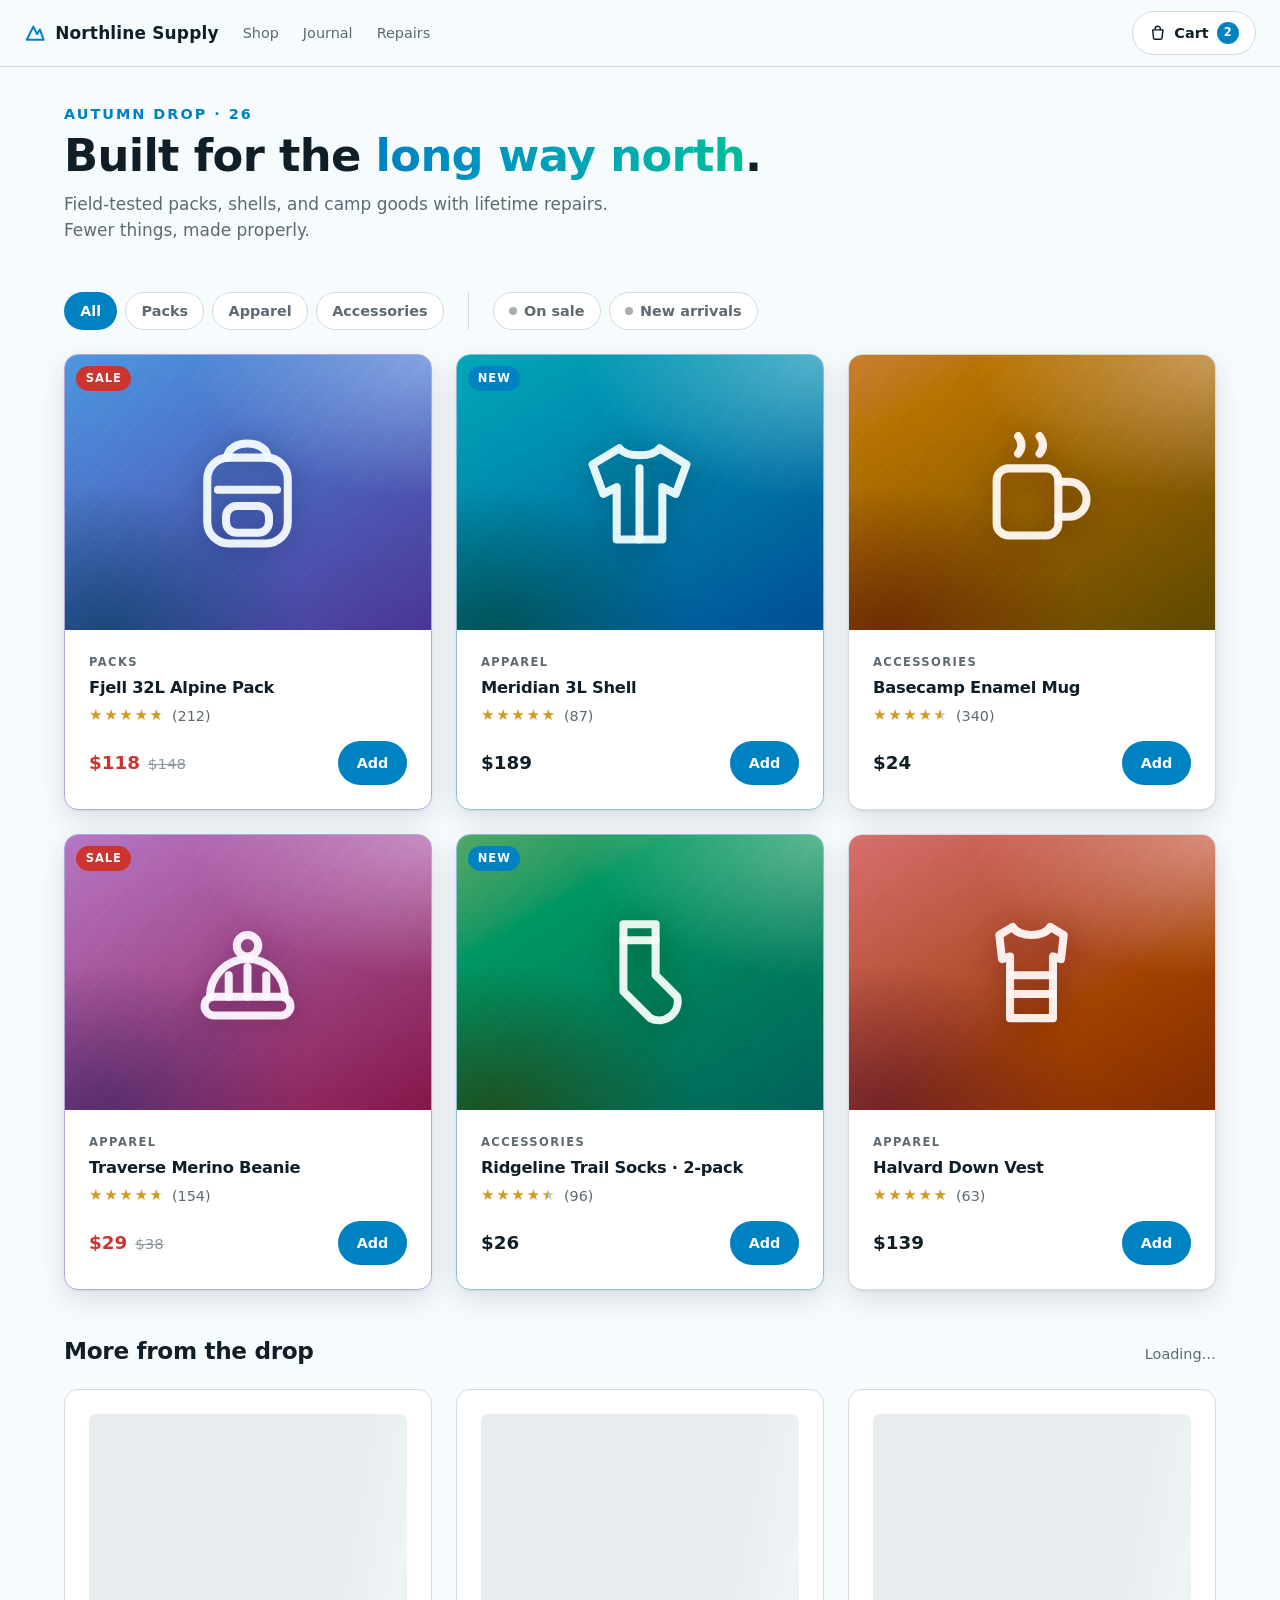
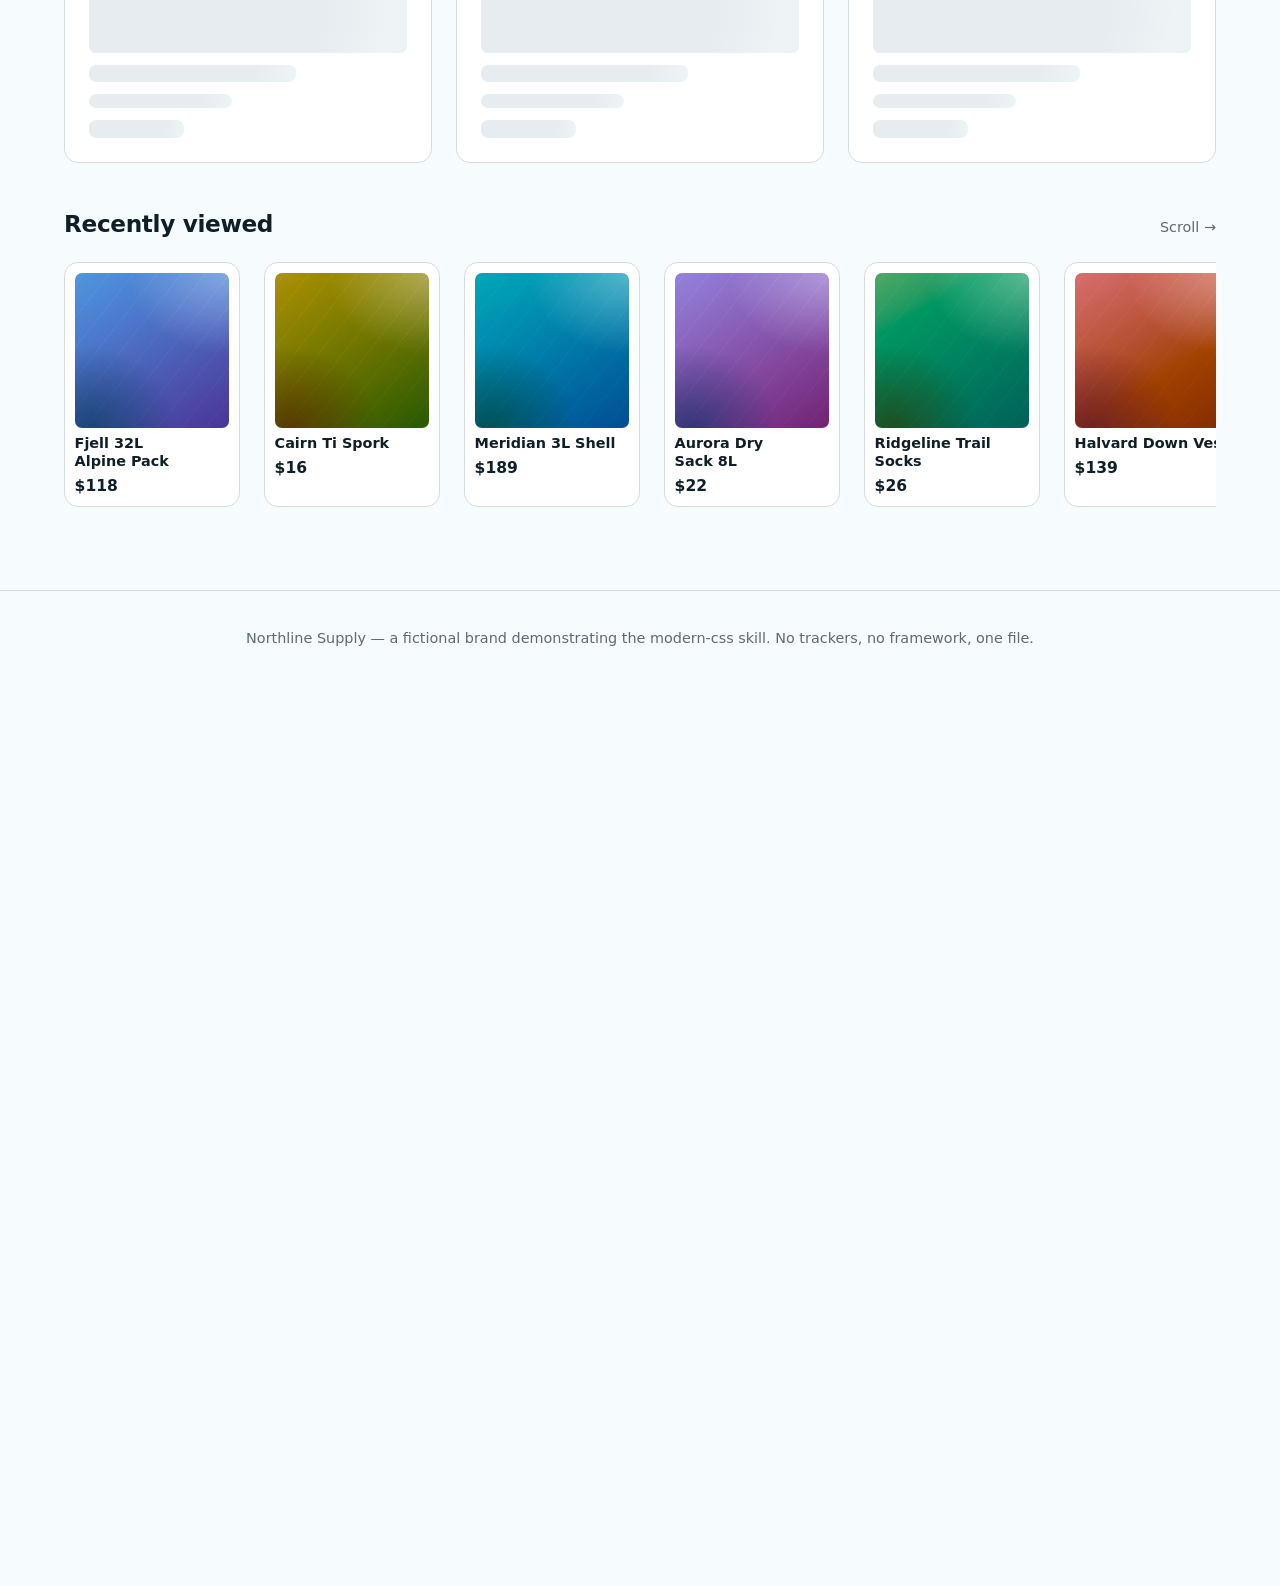
<file: .agents/skills/modern-css/examples/02-ecommerce-ui.html>
<!doctype html>
<!--
  ═══════════════════════════════════════════════════════════════════════════
  NORTHLINE SUPPLY — a modern-CSS ecommerce storefront demo
  One self-contained file. Zero external resources, zero frameworks, and
  ~30 lines of JS used only where the platform has no declarative path.
  Built with the "modern-css" skill: @layer architecture, oklch tokens,
  light-dark() theming, logical properties, fluid type, CSS-first state.

  Modern CSS features demonstrated (tiers per references/feature-support.md):
  • @layer cascade layers (A) — reset / tokens / base / layout / components / utilities
  • oklch() + relative color syntax (A/B) — entire palette derived from --hue tokens
  • color-mix(in oklch) (A) — hue-tinted neutrals, borders, sale tints, skeleton shine
  • light-dark() + color-scheme (B) — both themes from one token set, no duplicates
  • contrast-color() (B, @supports-guarded) — text on brand surfaces
  • @property typed tokens (B) — registered --hue
  • Logical properties everywhere (A) — inline-size, padding-block, inset-inline-end,
    border-start-start-radius, margin-block-start…
  • Fluid type & space scales via clamp() (A); lh-relative rhythm (A)
  • text-wrap: balance / pretty (B)
  • Container queries + cqi units (A) — product cards reflow internally by card width
  • Container style queries @container style(--variant: sale) (B) — variant skins
    with graceful class/badge fallback
  • :has() (A) — checkbox/radio filter bar dims & highlights the grid, pill styling,
    empty-cart state — all pure CSS state
  • <dialog> + ::backdrop (A) — product quick-view modal and cart drawer
  • @starting-style + transition-behavior: allow-discrete (B) — animated open AND
    close of dialogs/popovers, including the `overlay` property
  • Popover API with implicit anchor from popovertarget (B) — size-guide tooltip
  • Anchor positioning: position-area + position-try-fallbacks (B, @supports-guarded
    so unsupported engines keep the centered UA fallback)
  • dialog closedby="any" light dismiss (C — harmless fallback: Esc still closes)
  • Scroll snap (A) — "Recently viewed" row; overscroll-behavior: contain (A) in
    the cart drawer and snap row
  • aspect-ratio (A), overflow: clip (A), dvh units (A), env(safe-area-inset-*) (A)
  • Skeleton shimmer from the recipes (A) — color-mix gradient, no layout shift
  • mix-blend-mode pattern overlays on oklch-gradient product art (A)
  • background-clip: text (A) — gradient headline + fractional star ratings
  • @media (hover: hover) and (pointer: fine) gating (A); touch-action: manipulation (A)
  • :focus-visible (A); accent-color, scrollbar-color, ::selection (A)
  • content-visibility: auto + contain-intrinsic-size (A) — below-fold sections
  • @container scroll-state(stuck) sticky-header shadow (C, @supports-guarded)
  • sibling-index() entrance stagger (C, @supports + :nth-child fallback)
  • corner-shape: squircle (C, @supports-guarded)
  • prefers-reduced-motion kill switch; motion-gated smooth scrolling
  ═══════════════════════════════════════════════════════════════════════════
-->
<html lang="en">
<head>
<meta charset="utf-8">
<meta name="viewport" content="width=device-width, initial-scale=1, viewport-fit=cover">
<title>Northline Supply — Field-tested gear</title>
<style>
/* 1 ── Layer order up front: later layers always win. */
@layer reset, tokens, base, layout, components, utilities;

/* 2 ── Reset */
@layer reset {
  *, *::before, *::after { box-sizing: border-box; }
  * { margin: 0; }
  img, picture, video, canvas, svg { display: block; max-inline-size: 100%; }
  input, button, textarea, select { font: inherit; }
  p, h1, h2, h3, h4 { overflow-wrap: break-word; }
  ul[class], ol[class] { list-style: none; padding: 0; }
  fieldset { border: 0; padding: 0; min-inline-size: 0; }
}

/* 3 ── Tokens: one hue in, the whole theme out. */
@layer tokens {
  :root {
    color-scheme: light dark;

    /* Perceptual color system — brand hue + derived hue-tinted neutrals. */
    --hue: 232;                                  /* northline steel blue  */
    --brand: oklch(56% 0.16 var(--hue));
    --brand-hover: oklch(from var(--brand) calc(l - 0.07) c h);
    --brand-subtle: color-mix(in oklch, var(--brand) 10%, var(--surface));
    --on-brand: oklch(98% 0.01 var(--hue));      /* manual fallback…      */

    --sale: light-dark(oklch(56% 0.19 27), oklch(70% 0.17 27));
    --star: light-dark(oklch(72% 0.14 80), oklch(80% 0.13 84));

    --surface:        light-dark(oklch(98.5% 0.006 var(--hue)), oklch(17% 0.016 var(--hue)));
    --surface-raised: light-dark(oklch(100% 0 0),               oklch(22% 0.02 var(--hue)));
    --text:           light-dark(oklch(23% 0.025 var(--hue)),   oklch(93% 0.012 var(--hue)));
    --text-muted:     color-mix(in oklch, var(--text) 62%, var(--surface));
    --border:         color-mix(in oklch, var(--text) 13%, var(--surface));

    /* Fluid space & type. */
    --space:   clamp(1rem, 0.55rem + 1.5vw, 1.5rem);
    --space-s: calc(var(--space) / 2);
    --step--1: clamp(0.83rem, 0.8rem + 0.15vw, 0.9rem);
    --step-0:  clamp(0.97rem, 0.93rem + 0.2vw, 1.06rem);
    --step-1:  clamp(1.2rem, 1.1rem + 0.5vw, 1.45rem);
    --step-2:  clamp(1.5rem, 1.32rem + 0.9vw, 1.95rem);
    --step-3:  clamp(1.95rem, 1.6rem + 1.75vw, 2.8rem);

    --radius: 14px;
    --radius-s: calc(var(--radius) / 2);
    --shadow: 0 1px 2px oklch(20% 0.03 var(--hue) / 0.08),
              0 10px 28px oklch(20% 0.03 var(--hue) / 0.12);
    --shadow-high: 0 2px 6px oklch(18% 0.03 var(--hue) / 0.16),
                   0 24px 64px oklch(18% 0.03 var(--hue) / 0.28);
  }

  /* Typed token (Tier B): registered so tooling/animation treat it as a number. */
  @property --hue { syntax: "<number>"; inherits: true; initial-value: 232; }

  /* Tier B enhancement: let the browser pick readable text over brand. */
  @supports (color: contrast-color(red)) {
    :root { --on-brand: contrast-color(var(--brand)); }
  }
}

/* 4 ── Base */
@layer base {
  body {
    background: var(--surface);
    color: var(--text);
    font-family: ui-sans-serif, system-ui, "Segoe UI", sans-serif;
    font-size: var(--step-0);
    line-height: 1.55;
    -webkit-font-smoothing: antialiased;
    accent-color: var(--brand);
    scrollbar-color: var(--border) transparent;
  }
  h1, h2, h3 { text-wrap: balance; line-height: 1.12; letter-spacing: -0.015em; }
  p, li, figcaption { text-wrap: pretty; }
  a { color: inherit; text-decoration: none; }
  button { cursor: pointer; touch-action: manipulation; color: inherit; }
  :focus-visible { outline: 2px solid var(--brand); outline-offset: 2px; border-radius: 4px; }
  ::selection { background: var(--brand); color: var(--on-brand); }
  @media (prefers-reduced-motion: no-preference) {
    html { scroll-behavior: smooth; }
  }
}

/* 5 ── Layout */
@layer layout {
  /* Breakout page scaffold (recipe 1). */
  .page {
    display: grid;
    grid-template-columns:
      [full-start] minmax(var(--space), 1fr)
      [content-start] min(100% - 2 * var(--space), 72rem) [content-end]
      minmax(var(--space), 1fr) [full-end];
    row-gap: calc(var(--space) * 2);
    padding-block: calc(var(--space) * 1.5) calc(var(--space) * 3);
  }
  .page > * { grid-column: content; }
  .page > .full-bleed { grid-column: full; }

  /* Sticky header; scroll-state container so it can know it's stuck (Tier C). */
  .header-wrap {
    position: sticky;
    inset-block-start: 0;
    z-index: 20;
    container-type: scroll-state;
  }
  .site-header {
    display: flex;
    align-items: center;
    gap: var(--space);
    padding-block: 0.7rem;
    padding-inline: max(var(--space), env(safe-area-inset-left))
                    max(var(--space), env(safe-area-inset-right));
    background: color-mix(in oklch, var(--surface) 82%, transparent);
    backdrop-filter: blur(12px);
    border-block-end: 1px solid var(--border);
    transition: box-shadow 0.3s;
  }
  .site-header nav {
    display: flex;
    gap: clamp(0.75rem, 2vw, 1.5rem);
    font-size: var(--step--1);
    color: var(--text-muted);
  }
  .site-header .cart-btn { margin-inline-start: auto; }
  @supports (container-type: scroll-state) {
    @container scroll-state(stuck: top) {
      .site-header { box-shadow: var(--shadow); }
    }
  }

  /* Product grid — component containers respond to their own width, not the page. */
  .grid {
    display: grid;
    grid-template-columns: repeat(auto-fit, minmax(min(17rem, 100%), 1fr));
    gap: var(--space);
  }
  .product { container: card / inline-size; }

  /* Recently-viewed scroll-snap row (recipe 9 base). */
  .snap-row {
    display: grid;
    grid-auto-flow: column;
    grid-auto-columns: clamp(9rem, 30cqi, 11rem);
    gap: var(--space);
    overflow-x: auto;
    overscroll-behavior-x: contain;
    scroll-snap-type: x mandatory;
    scroll-padding-inline: var(--space-s);
    padding-block-end: var(--space-s);
    scrollbar-width: thin;
  }
  .snap-row > * { scroll-snap-align: start; }

  /* Long-page rendering perf on below-fold sections. */
  .below-fold { content-visibility: auto; contain-intrinsic-size: auto 22rem; }

  .section-head {
    display: flex;
    align-items: baseline;
    gap: var(--space);
    margin-block-end: var(--space);
  }
  .section-head h2 { font-size: var(--step-1); }
  .section-head .aside { margin-inline-start: auto; font-size: var(--step--1); color: var(--text-muted); }
}

/* 6 ── Components */
@layer components {

  /* ── Brand / hero ─────────────────────────────────────────────────── */
  .logo {
    display: flex;
    align-items: center;
    gap: 0.55rem;
    font-weight: 700;
    letter-spacing: 0.01em;
  }
  .logo svg { inline-size: 1.4rem; color: var(--brand); }

  .hero { max-inline-size: 46rem; }
  .hero .kicker {
    font-size: var(--step--1);
    font-weight: 600;
    letter-spacing: 0.14em;
    text-transform: uppercase;
    color: var(--brand);
  }
  .hero h1 { font-size: var(--step-3); margin-block: 0.35rem 0.6rem; }
  .hero h1 .grad {
    background: linear-gradient(92deg in oklch,
      var(--brand), oklch(from var(--brand) calc(l + 0.12) calc(c + 0.03) calc(h - 55)));
    -webkit-background-clip: text;
    background-clip: text;
    color: transparent;
  }
  .hero p { color: var(--text-muted); max-inline-size: 52ch; }

  /* ── Buttons ──────────────────────────────────────────────────────── */
  .btn {
    display: inline-flex;
    align-items: center;
    justify-content: center;
    gap: 0.5rem;
    min-block-size: 2.75rem;
    padding-block: 0.55rem;
    padding-inline: 1.1rem;
    border: 1px solid transparent;
    border-radius: 999px;
    font-weight: 600;
    font-size: var(--step--1);
    background: var(--brand);
    color: var(--on-brand);
    transition: background-color 0.15s, border-color 0.15s, translate 0.15s;
  }
  .btn:hover { background: var(--brand-hover); }
  .btn:active { translate: 0 1px; }
  .btn.ghost {
    background: transparent;
    color: var(--text);
    border-color: var(--border);
  }
  .btn.ghost:hover { border-color: color-mix(in oklch, var(--text) 35%, var(--surface)); background: transparent; }

  .cart-btn {
    position: relative;
    display: inline-flex;
    align-items: center;
    gap: 0.5rem;
    min-block-size: 2.75rem;
    padding-inline: 1rem;
    border: 1px solid var(--border);
    border-radius: 999px;
    background: var(--surface-raised);
    font-weight: 600;
    font-size: var(--step--1);
    transition: border-color 0.15s;
  }
  .cart-btn:hover { border-color: var(--brand); }
  .cart-btn svg { inline-size: 1.1rem; }
  .cart-btn .count {
    display: inline-grid;
    place-content: center;
    min-inline-size: 1.4rem;
    block-size: 1.4rem;
    padding-inline: 0.25rem;
    border-radius: 999px;
    background: var(--brand);
    color: var(--on-brand);
    font-size: 0.72rem;
  }

  /* ── Filter bar: pure CSS state via :has() ─────────────────────────── */
  .filters {
    display: flex;
    flex-wrap: wrap;
    align-items: center;
    gap: var(--space-s) var(--space);
    margin-block-end: var(--space);
  }
  .filters fieldset { display: flex; flex-wrap: wrap; gap: 0.5rem; }
  .filters .divider {
    inline-size: 1px;
    align-self: stretch;
    background: var(--border);
  }
  .pill {
    display: inline-flex;
    align-items: center;
    gap: 0.45rem;
    min-block-size: 2.4rem;
    padding-inline: 0.95rem;
    border: 1px solid var(--border);
    border-radius: 999px;
    background: var(--surface-raised);
    font-size: var(--step--1);
    font-weight: 550;
    color: var(--text-muted);
    cursor: pointer;
    user-select: none;
    transition: background-color 0.15s, color 0.15s, border-color 0.15s;
  }
  .pill:hover { border-color: color-mix(in oklch, var(--text) 30%, var(--surface)); }
  .pill:has(input:checked) {
    background: var(--brand);
    border-color: transparent;
    color: var(--on-brand);
  }
  .pill.sale-pill:has(input:checked) { background: var(--sale); }
  .pill:has(input:focus-visible) { outline: 2px solid var(--brand); outline-offset: 2px; }
  .pill .dot {
    inline-size: 0.5rem;
    aspect-ratio: 1;
    border-radius: 50%;
    background: currentColor;
    opacity: 0.55;
  }

  /* Checking "Sale"/"New" or a category radio restyles the grid — no JS. */
  .shop:has(#f-sale:checked)    .product:not([data-sale]),
  .shop:has(#f-new:checked)     .product:not([data-new]),
  .shop:has(#c-packs:checked)   .product:not([data-cat="packs"]),
  .shop:has(#c-apparel:checked) .product:not([data-cat="apparel"]),
  .shop:has(#c-acc:checked)     .product:not([data-cat="accessories"]) {
    opacity: 0.28;
    filter: grayscale(0.75) saturate(0.5);
    scale: 0.97;
  }
  .shop:has(#f-sale:checked) .product[data-sale] > .card {
    outline: 2px solid color-mix(in oklch, var(--sale) 70%, transparent);
    outline-offset: 3px;
  }
  .shop:has(#f-new:checked) .product[data-new] > .card {
    outline: 2px solid color-mix(in oklch, var(--brand) 70%, transparent);
    outline-offset: 3px;
  }
  .product { transition: opacity 0.3s, filter 0.3s, scale 0.3s; }

  /* ── Product card ─────────────────────────────────────────────────── */
  .card {
    display: flex;
    flex-direction: column;
    block-size: 100%;
    background: var(--surface-raised);
    border: 1px solid var(--border);
    border-radius: var(--radius);
    box-shadow: var(--shadow);
    overflow: clip;
    transition: translate 0.2s ease-out, box-shadow 0.2s ease-out, border-color 0.2s;
  }

  /* Gradient product art — oklch gradients + blend-mode pinstripe texture. */
  .art {
    position: relative;
    display: grid;
    place-items: center;
    aspect-ratio: 4 / 3;
    color: oklch(99% 0.012 var(--h) / 0.94);
    background:
      radial-gradient(120% 95% at 100% 0%, oklch(88% 0.06 var(--h) / 0.5), transparent 55%),
      radial-gradient(90% 85% at 10% 100%, oklch(32% 0.11 calc(var(--h) - 30) / 0.65), transparent 62%),
      linear-gradient(150deg in oklch,
        oklch(66% 0.13 var(--h)),
        oklch(41% 0.15 calc(var(--h) + 38)));
  }
  .art::after {
    content: "";
    position: absolute;
    inset: 0;
    background: repeating-linear-gradient(-52deg,
      transparent 0 18px, oklch(100% 0 0 / 0.06) 18px 19px);
    mix-blend-mode: overlay;
    pointer-events: none;
  }
  .art > svg {
    inline-size: 44%;
    filter: drop-shadow(0 6px 14px oklch(25% 0.1 var(--h) / 0.45));
  }
  .art.mini { aspect-ratio: 1; border-radius: var(--radius-s); }
  .art.mini > svg { inline-size: 54%; }

  .badge {
    position: absolute;
    inset-block-start: 0.7rem;
    inset-inline-start: 0.7rem;
    z-index: 1;
    padding-block: 0.22rem;
    padding-inline: 0.6rem;
    border-radius: 999px;
    font-size: 0.72rem;
    font-weight: 700;
    letter-spacing: 0.08em;
    text-transform: uppercase;
    background: color-mix(in oklch, var(--surface-raised) 88%, transparent);
    backdrop-filter: blur(6px);
    color: var(--text);
  }
  .badge.sale { background: var(--sale); color: oklch(99% 0.01 27); }
  .badge.new  { background: var(--brand); color: var(--on-brand); }

  .quick-view {
    position: absolute;
    inset-block-end: 0.7rem;
    inset-inline-end: 0.7rem;
    z-index: 1;
    min-block-size: 2.4rem;
    padding-inline: 0.9rem;
    border: 0;
    border-radius: 999px;
    font-size: var(--step--1);
    font-weight: 600;
    background: color-mix(in oklch, var(--surface-raised) 80%, transparent);
    backdrop-filter: blur(8px);
    color: var(--text);
    box-shadow: var(--shadow);
  }

  /* Hover-revealed affordances only where hover exists; touch keeps them visible. */
  @media (hover: hover) and (pointer: fine) {
    .card:hover { translate: 0 -3px; box-shadow: var(--shadow-high); }
    .card .quick-view {
      opacity: 0;
      translate: 0 6px;
      transition: opacity 0.2s ease-out, translate 0.2s ease-out;
    }
    .card:hover .quick-view,
    .card:focus-within .quick-view { opacity: 1; translate: 0 0; }
    .card .art > svg { transition: scale 0.35s ease-out; }
    .card:hover .art > svg { scale: 1.06; }
  }

  .info {
    display: flex;
    flex-direction: column;
    gap: 0.45rem;
    flex: 1;
    padding: var(--space);
  }
  .info h3 { font-size: clamp(1.02rem, 4.4cqi, 1.22rem); font-weight: 650; }
  .info .cat {
    font-size: 0.72rem;
    font-weight: 600;
    letter-spacing: 0.12em;
    text-transform: uppercase;
    color: var(--text-muted);
  }
  .desc { display: none; font-size: var(--step--1); color: var(--text-muted); }

  /* Fractional star rating — gradient clipped to star glyphs. */
  .rating { display: flex; align-items: center; gap: 0.45rem; font-size: var(--step--1); }
  .stars::before {
    content: "★★★★★";
    letter-spacing: 0.1em;
    font-size: 0.95rem;
    background: linear-gradient(90deg,
      var(--star) calc(var(--rating) / 5 * 100%),
      color-mix(in oklch, var(--text) 20%, var(--surface)) 0);
    -webkit-background-clip: text;
    background-clip: text;
    color: transparent;
  }
  .rating .rc { color: var(--text-muted); }

  /* Price — sale colors mixed from tokens, never hand-picked. */
  .buy {
    display: flex;
    align-items: center;
    gap: 0.75rem;
    margin-block-start: auto;
    padding-block-start: 0.4rem;
  }
  .price { display: flex; align-items: baseline; gap: 0.5rem; font-weight: 700; }
  .price .now { font-size: 1.08em; }
  .price del {
    font-weight: 500;
    font-size: 0.88em;
    color: color-mix(in oklch, var(--text) 42%, var(--surface));
  }
  [data-sale] .price .now { color: var(--sale); }
  .buy .btn { margin-inline-start: auto; }

  /* Card reflows internally by *card* width (container query, cqi type above). */
  @container card (min-width: 24rem) {
    .card { flex-direction: row; }
    .card > .art { flex: 0 0 42%; aspect-ratio: auto; min-block-size: 100%; }
    .desc { display: block; }
  }

  /* Variant skin via container style query (Tier B). Fallback: browsers without
     style queries still get the sale badge + sale price color from classes. */
  @container style(--variant: sale) {
    .card {
      border-color: color-mix(in oklch, var(--sale) 40%, var(--border));
      background: linear-gradient(175deg in oklch,
        color-mix(in oklch, var(--sale) 7%, var(--surface-raised)),
        var(--surface-raised) 45%);
    }
  }
  @container style(--variant: new) {
    .card {
      border-color: color-mix(in oklch, var(--brand) 35%, var(--border));
      background: linear-gradient(175deg in oklch,
        color-mix(in oklch, var(--brand) 6%, var(--surface-raised)),
        var(--surface-raised) 45%);
    }
  }

  /* ── Skeleton loading (recipe 17 — shimmer, zero layout shift) ─────── */
  .skeleton-card {
    display: flex;
    flex-direction: column;
    gap: 0.75rem;
    padding: var(--space);
    background: var(--surface-raised);
    border: 1px solid var(--border);
    border-radius: var(--radius);
  }
  .skeleton {
    --shine: color-mix(in oklch, var(--text) 6%, var(--surface));
    background: linear-gradient(100deg in oklch,
      var(--shine) 40%,
      color-mix(in oklch, var(--shine) 50%, var(--surface)) 50%,
      var(--shine) 60%) 0 0 / 200% 100%;
    border-radius: var(--radius-s);
  }
  .skeleton.sk-art   { aspect-ratio: 4 / 3; }
  .skeleton.sk-title { block-size: 1.1rem; inline-size: 65%; }
  .skeleton.sk-meta  { block-size: 0.85rem; inline-size: 45%; }
  .skeleton.sk-price { block-size: 1.1rem; inline-size: 30%; margin-block-start: auto; }
  @media (prefers-reduced-motion: no-preference) {
    .skeleton { animation: shimmer 1.4s linear infinite; }
  }
  @keyframes shimmer { to { background-position: -200% 0; } }

  /* ── Mini card (recently viewed) ──────────────────────────────────── */
  .mini-card {
    display: flex;
    flex-direction: column;
    gap: 0.4rem;
    padding: 0.6rem;
    background: var(--surface-raised);
    border: 1px solid var(--border);
    border-radius: var(--radius);
  }
  .mini-card p { font-size: var(--step--1); font-weight: 600; line-height: 1.25; }
  .mini-card .price { font-size: var(--step--1); }

  /* ── Dialogs: quick view + cart drawer (recipe 5) ─────────────────── */
  dialog {
    border: 1px solid var(--border);
    border-radius: var(--radius);
    background: var(--surface-raised);
    color: var(--text);
    box-shadow: var(--shadow-high);
    padding: 0;
    opacity: 1;
    scale: 1;
    transition: opacity 0.25s ease-out, scale 0.25s ease-out, translate 0.3s ease-out,
                display 0.3s allow-discrete, overlay 0.3s allow-discrete;
  }
  dialog::backdrop {
    background: oklch(15% 0.03 232 / 0.42);
    backdrop-filter: blur(6px);
    transition: opacity 0.3s, display 0.3s allow-discrete, overlay 0.3s allow-discrete;
  }
  dialog:not([open]) { opacity: 0; }
  dialog:not([open])::backdrop { opacity: 0; }
  @starting-style {
    dialog[open] { opacity: 0; }
    dialog[open]::backdrop { opacity: 0; }
  }

  .qv {
    inline-size: min(52rem, calc(100% - 2 * var(--space)));
    container: qv / inline-size;
  }
  .qv:not([open]) { scale: 0.95; }
  @starting-style { .qv[open] { scale: 0.95; } }

  .qv-body { display: grid; }
  .qv-body > .art { aspect-ratio: 4 / 3; border-start-start-radius: inherit; }
  .qv-info {
    display: flex;
    flex-direction: column;
    gap: 0.7rem;
    padding: calc(var(--space) * 1.25);
  }
  .qv-info h2 { font-size: var(--step-2); }
  .qv-info .desc { display: block; }
  .qv-info .buy { padding-block-start: var(--space-s); }
  .swatches { display: flex; gap: 0.5rem; }
  .swatch {
    inline-size: 1.5rem;
    aspect-ratio: 1;
    border-radius: 50%;
    border: 2px solid var(--surface-raised);
    box-shadow: 0 0 0 1px var(--border);
    background: oklch(52% 0.12 var(--h));
  }
  @container qv (min-width: 34rem) {
    .qv-body { grid-template-columns: 1fr 1.1fr; }
    .qv-body > .art { aspect-ratio: auto; block-size: 100%; border-end-start-radius: inherit; }
  }

  .close-form { position: absolute; inset-block-start: 0.7rem; inset-inline-end: 0.7rem; z-index: 2; }
  .close-btn {
    display: grid;
    place-content: center;
    inline-size: 2.5rem;
    aspect-ratio: 1;
    border: 0;
    border-radius: 50%;
    background: color-mix(in oklch, var(--surface-raised) 82%, transparent);
    backdrop-filter: blur(8px);
    font-size: 1.1rem;
    line-height: 1;
    box-shadow: var(--shadow);
  }
  .close-btn:hover { background: var(--surface-raised); }

  /* Cart drawer — a <dialog> that slides from inline-end. */
  .drawer {
    display: flex;
    flex-direction: column;
    margin-block: 0;
    margin-inline: auto 0;                   /* pinned to inline-end */
    block-size: 100dvh;
    max-block-size: 100dvh;
    inline-size: min(26rem, 92vw);
    border: 0;
    border-inline-start: 1px solid var(--border);
    border-radius: 0;
    border-start-start-radius: var(--radius);
    border-end-start-radius: var(--radius);
    translate: 0 0;
    padding-block-end: env(safe-area-inset-bottom);
  }
  .drawer:not([open]) { translate: 100% 0; }
  @starting-style { .drawer[open] { translate: 100% 0; } }

  .drawer-head {
    display: flex;
    align-items: center;
    justify-content: space-between;
    padding: var(--space);
    border-block-end: 1px solid var(--border);
  }
  .drawer-head h2 { font-size: var(--step-1); }
  .drawer-head .close-form { position: static; }

  .cart-lines {
    flex: 1;
    overflow-y: auto;
    overscroll-behavior: contain;            /* no scroll chaining to the page */
    scrollbar-gutter: stable;
    padding: var(--space);
    display: flex;
    flex-direction: column;
    gap: var(--space);
  }
  .cart-line {
    display: grid;
    grid-template-columns: 3.4rem 1fr auto;
    align-items: center;
    gap: 0.8rem;
  }
  .cart-line .line-name { font-weight: 600; font-size: var(--step--1); line-height: 1.3; }
  .cart-line .line-price { font-size: var(--step--1); color: var(--text-muted); }

  /* Empty state driven by :has() — no JS class juggling. */
  .cart-empty { display: none; padding: var(--space); color: var(--text-muted); text-align: center; }
  .cart-body:not(:has(.cart-line:not([hidden]))) .cart-empty { display: block; }
  .cart-body:not(:has(.cart-line:not([hidden]))) ~ .drawer-foot .btn { opacity: 0.45; pointer-events: none; }

  .qty {
    display: flex;
    align-items: center;
    border: 1px solid var(--border);
    border-radius: 999px;
    overflow: clip;
  }
  .qty button {
    inline-size: 2.25rem;
    block-size: 2.25rem;
    border: 0;
    background: transparent;
    font-size: 1rem;
    display: grid;
    place-content: center;
    transition: background-color 0.15s;
  }
  .qty button:hover { background: var(--brand-subtle); }
  .qty output { min-inline-size: 2ch; text-align: center; font-weight: 600; font-size: var(--step--1); }

  .drawer-foot {
    padding: var(--space);
    border-block-start: 1px solid var(--border);
    display: flex;
    flex-direction: column;
    gap: 0.75rem;
    background: color-mix(in oklch, var(--brand) 4%, var(--surface-raised));
  }
  .subtotal-row { display: flex; justify-content: space-between; font-weight: 700; }
  .subtotal-row .hint { font-weight: 400; font-size: var(--step--1); color: var(--text-muted); }

  /* ── Size-guide tooltip: popover + anchor positioning (recipe 6) ───── */
  .size-btn {
    align-self: start;
    display: inline-flex;
    align-items: center;
    gap: 0.4rem;
    min-block-size: 2.2rem;
    padding-inline: 0.2rem;
    border: 0;
    background: none;
    font-size: var(--step--1);
    font-weight: 600;
    color: var(--brand);
    text-decoration: underline;
    text-decoration-thickness: 0.08em;
    text-underline-offset: 0.18em;
    text-decoration-skip-ink: all;
  }

  #size-tip {
    inline-size: min(19rem, 90vw);
    border: 1px solid var(--border);
    border-radius: var(--radius);
    background: var(--surface-raised);
    color: var(--text);
    box-shadow: var(--shadow-high);
    padding: 0.9rem 1rem;
    font-size: var(--step--1);
    opacity: 0;
    translate: 0 6px;
    transition: opacity 0.18s ease-out, translate 0.18s ease-out,
                display 0.18s allow-discrete, overlay 0.18s allow-discrete;
  }
  #size-tip:popover-open { opacity: 1; translate: 0 0; }
  @starting-style { #size-tip:popover-open { opacity: 0; translate: 0 6px; } }

  /* Anchor positioning is guarded: without it the popover keeps the UA's
     centered fallback rather than landing unpositioned. popovertarget gives
     an implicit anchor — no anchor-name needed, and the tip re-anchors to
     whichever button opened it. */
  @supports (position-area: center) {
    #size-tip {
      position: absolute;
      inset: auto;                            /* clear UA centering */
      position-area: block-start center;
      position-try-fallbacks: flip-block, flip-inline;
      margin-block: 0.5rem;
    }
  }
  #size-tip table { border-collapse: collapse; inline-size: 100%; margin-block-start: 0.4rem; }
  #size-tip :is(th, td) {
    text-align: start;
    padding-block: 0.3rem;
    border-block-end: 1px solid var(--border);
  }
  #size-tip th { color: var(--text-muted); font-weight: 600; }
  #size-tip tr:last-child td { border-block-end: 0; }

  /* ── Footer ───────────────────────────────────────────────────────── */
  .site-footer {
    border-block-start: 1px solid var(--border);
    padding-block: calc(var(--space) * 1.5);
    padding-inline: var(--space);
    text-align: center;
    font-size: var(--step--1);
    color: var(--text-muted);
  }
}

/* 7 ── Utilities + progressive-enhancement extras */
@layer utilities {
  .visually-hidden {
    position: absolute;
    inline-size: 1px;
    block-size: 1px;
    padding: 0;
    margin: -1px;
    overflow: hidden;
    clip-path: inset(50%);
    white-space: nowrap;
    border: 0;
  }

  /* Grid entrance stagger — motion-gated; Tier C sibling-index() with fallback. */
  @media (prefers-reduced-motion: no-preference) {
    .grid > * { animation: fade-up 0.45s ease-out backwards; }
    @supports (animation-delay: calc(sibling-index() * 1ms)) {
      .grid > * { animation-delay: calc(sibling-index() * 60ms); }
    }
    @supports not (animation-delay: calc(sibling-index() * 1ms)) {
      .grid > :nth-child(2) { animation-delay: 60ms; }
      .grid > :nth-child(3) { animation-delay: 120ms; }
      .grid > :nth-child(4) { animation-delay: 180ms; }
      .grid > :nth-child(n + 5) { animation-delay: 240ms; }
    }
  }
  @keyframes fade-up { from { opacity: 0; translate: 0 18px; } }

  /* Squircle cards where the engine supports it (Tier C, harmless elsewhere). */
  @supports (corner-shape: squircle) {
    .card, dialog, .mini-card {
      corner-shape: squircle;
      border-radius: calc(var(--radius) * 1.5);
    }
  }
}

/* Unlayered on purpose: the reduced-motion kill switch outranks everything. */
@media (prefers-reduced-motion: reduce) {
  *, *::before, *::after {
    animation-duration: 0.01ms !important;
    animation-iteration-count: 1 !important;
    transition-duration: 0.01ms !important;
    scroll-behavior: auto !important;
  }
}
</style>
</head>
<body>

<div class="header-wrap">
  <header class="site-header">
    <a class="logo" href="#">
      <svg viewBox="0 0 24 24" fill="none" stroke="currentColor" stroke-width="2.2"
           stroke-linejoin="round" aria-hidden="true">
        <path d="M3 19 10 5l4 8 3-5 4 11z"></path>
      </svg>
      Northline Supply
    </a>
    <nav aria-label="Primary">
      <a href="#shop">Shop</a>
      <a href="#">Journal</a>
      <a href="#">Repairs</a>
    </nav>
    <button class="cart-btn" type="button" data-open="cart">
      <svg viewBox="0 0 24 24" fill="none" stroke="currentColor" stroke-width="2"
           stroke-linecap="round" stroke-linejoin="round" aria-hidden="true">
        <path d="M5 8h14l-1.2 11a2 2 0 0 1-2 1.8H8.2a2 2 0 0 1-2-1.8Z"></path>
        <path d="M8.5 8V6.5a3.5 3.5 0 0 1 7 0V8"></path>
      </svg>
      Cart
      <span class="count" id="cart-count" aria-label="items in cart">2</span>
    </button>
  </header>
</div>

<main class="page">

  <section class="hero">
    <p class="kicker">Autumn drop · 26</p>
    <h1>Built for the <span class="grad">long way north</span>.</h1>
    <p>Field-tested packs, shells, and camp goods with lifetime repairs.
       Fewer things, made properly.</p>
  </section>

  <section class="shop" id="shop" aria-label="Products">
    <!-- Filter bar: checkbox + radio state restyles the grid through :has() alone. -->
    <form class="filters" aria-label="Filter products">
      <fieldset>
        <legend class="visually-hidden">Category</legend>
        <label class="pill"><input class="visually-hidden" type="radio" name="cat" id="c-all" checked>All</label>
        <label class="pill"><input class="visually-hidden" type="radio" name="cat" id="c-packs">Packs</label>
        <label class="pill"><input class="visually-hidden" type="radio" name="cat" id="c-apparel">Apparel</label>
        <label class="pill"><input class="visually-hidden" type="radio" name="cat" id="c-acc">Accessories</label>
      </fieldset>
      <span class="divider" aria-hidden="true"></span>
      <fieldset>
        <legend class="visually-hidden">Highlight</legend>
        <label class="pill sale-pill"><input class="visually-hidden" type="checkbox" id="f-sale"><span class="dot"></span>On sale</label>
        <label class="pill"><input class="visually-hidden" type="checkbox" id="f-new"><span class="dot"></span>New arrivals</label>
      </fieldset>
    </form>

    <ul class="grid">
      <li class="product" data-cat="packs" data-sale style="--variant: sale; --h: 250">
        <article class="card">
          <div class="art">
            <span class="badge sale">Sale</span>
            <svg viewBox="0 0 120 120" fill="none" stroke="currentColor" stroke-width="6"
                 stroke-linecap="round" stroke-linejoin="round" aria-hidden="true">
              <path d="M45 34c0-14 30-14 30 0"></path>
              <rect x="30" y="34" width="60" height="64" rx="16"></rect>
              <path d="M38 58h44"></path>
              <rect x="44" y="70" width="32" height="20" rx="8"></rect>
            </svg>
            <button class="quick-view" type="button" data-open="qv-fjell">Quick view</button>
          </div>
          <div class="info">
            <p class="cat">Packs</p>
            <h3>Fjell 32L Alpine Pack</h3>
            <p class="rating">
              <span class="stars" style="--rating: 4.7" role="img" aria-label="Rated 4.7 out of 5 stars"></span>
              <span class="rc">(212)</span>
            </p>
            <p class="desc">Ripstop nylon, welded seams, one honest lid pocket.
               Carries 14&nbsp;kg like half that.</p>
            <div class="buy">
              <p class="price"><span class="now">$118</span> <del>$148</del></p>
              <button class="btn" type="button" data-add="fjell">Add</button>
            </div>
          </div>
        </article>
      </li>

      <li class="product" data-cat="apparel" data-new style="--variant: new; --h: 205">
        <article class="card">
          <div class="art">
            <span class="badge new">New</span>
            <svg viewBox="0 0 120 120" fill="none" stroke="currentColor" stroke-width="6"
                 stroke-linecap="round" stroke-linejoin="round" aria-hidden="true">
              <path d="M45 27 25 39l8 22 10-5v39h34V56l10 5 8-22-20-12c-5 7-25 7-30 0Z"></path>
              <path d="M60 42v53"></path>
            </svg>
            <button class="quick-view" type="button" data-open="qv-meridian">Quick view</button>
          </div>
          <div class="info">
            <p class="cat">Apparel</p>
            <h3>Meridian 3L Shell</h3>
            <p class="rating">
              <span class="stars" style="--rating: 4.9" role="img" aria-label="Rated 4.9 out of 5 stars"></span>
              <span class="rc">(87)</span>
            </p>
            <p class="desc">Three-layer waterproof shell with pit zips and a
               hood that fits over a helmet, not just under one.</p>
            <div class="buy">
              <p class="price"><span class="now">$189</span></p>
              <button class="btn" type="button" data-add="meridian">Add</button>
            </div>
          </div>
        </article>
      </li>

      <li class="product" data-cat="accessories" style="--h: 62">
        <article class="card">
          <div class="art">
            <svg viewBox="0 0 120 120" fill="none" stroke="currentColor" stroke-width="6"
                 stroke-linecap="round" stroke-linejoin="round" aria-hidden="true">
              <path d="M50 18q5 7 0 13"></path>
              <path d="M66 18q5 7 0 13"></path>
              <rect x="34" y="42" width="46" height="50" rx="9"></rect>
              <path d="M80 52h8a12 12 0 0 1 0 26h-8"></path>
            </svg>
          </div>
          <div class="info">
            <p class="cat">Accessories</p>
            <h3>Basecamp Enamel Mug</h3>
            <p class="rating">
              <span class="stars" style="--rating: 4.5" role="img" aria-label="Rated 4.5 out of 5 stars"></span>
              <span class="rc">(340)</span>
            </p>
            <p class="desc">Double-fired enamel over steel. Survives the drop,
               the fire, and the dishwasher you don't have out there.</p>
            <div class="buy">
              <p class="price"><span class="now">$24</span></p>
              <button class="btn" type="button" data-add="mug">Add</button>
            </div>
          </div>
        </article>
      </li>

      <li class="product" data-cat="apparel" data-sale style="--variant: sale; --h: 320">
        <article class="card">
          <div class="art">
            <span class="badge sale">Sale</span>
            <svg viewBox="0 0 120 120" fill="none" stroke="currentColor" stroke-width="6"
                 stroke-linecap="round" stroke-linejoin="round" aria-hidden="true">
              <circle cx="60" cy="40" r="8"></circle>
              <path d="M32 78a28 28 0 0 1 56 0"></path>
              <rect x="28" y="78" width="64" height="14" rx="7"></rect>
              <path d="M46 62v16M60 56v22M74 62v16"></path>
            </svg>
          </div>
          <div class="info">
            <p class="cat">Apparel</p>
            <h3>Traverse Merino Beanie</h3>
            <p class="rating">
              <span class="stars" style="--rating: 4.6" role="img" aria-label="Rated 4.6 out of 5 stars"></span>
              <span class="rc">(154)</span>
            </p>
            <p class="desc">19.5-micron merino, double-knit crown. Warm wet,
               warmer dry, never itchy.</p>
            <div class="buy">
              <p class="price"><span class="now">$29</span> <del>$38</del></p>
              <button class="btn" type="button" data-add="beanie">Add</button>
            </div>
          </div>
        </article>
      </li>

      <li class="product" data-cat="accessories" data-new style="--variant: new; --h: 150">
        <article class="card">
          <div class="art">
            <span class="badge new">New</span>
            <svg viewBox="0 0 120 120" fill="none" stroke="currentColor" stroke-width="6"
                 stroke-linecap="round" stroke-linejoin="round" aria-hidden="true">
              <path d="M48 24h24v38l16 16a14 14 0 0 1-20 16L48 74Z"></path>
              <path d="M48 36h24"></path>
            </svg>
          </div>
          <div class="info">
            <p class="cat">Accessories</p>
            <h3>Ridgeline Trail Socks · 2-pack</h3>
            <p class="rating">
              <span class="stars" style="--rating: 4.4" role="img" aria-label="Rated 4.4 out of 5 stars"></span>
              <span class="rc">(96)</span>
            </p>
            <p class="desc">Cushioned merino blend with a seamless toe.
               Two pairs, zero hot spots.</p>
            <div class="buy">
              <p class="price"><span class="now">$26</span></p>
              <button class="btn" type="button" data-add="socks">Add</button>
            </div>
          </div>
        </article>
      </li>

      <li class="product" data-cat="apparel" style="--h: 22">
        <article class="card">
          <div class="art">
            <svg viewBox="0 0 120 120" fill="none" stroke="currentColor" stroke-width="6"
                 stroke-linecap="round" stroke-linejoin="round" aria-hidden="true">
              <path d="M46 26c4 8 24 8 28 0l10 6-2 18-6-2v46H44V48l-6 2-2-18Z"></path>
              <path d="M44 62h32M44 76h32"></path>
            </svg>
          </div>
          <div class="info">
            <p class="cat">Apparel</p>
            <h3>Halvard Down Vest</h3>
            <p class="rating">
              <span class="stars" style="--rating: 4.8" role="img" aria-label="Rated 4.8 out of 5 stars"></span>
              <span class="rc">(63)</span>
            </p>
            <p class="desc">800-fill recycled down in a windproof shell.
               The layer that never leaves the pack's top pocket.</p>
            <div class="buy">
              <p class="price"><span class="now">$139</span></p>
              <button class="btn" type="button" data-add="vest">Add</button>
            </div>
          </div>
        </article>
      </li>
    </ul>
  </section>

  <!-- Skeleton loading demo: same footprint as real cards, shimmer recipe. -->
  <section class="below-fold" aria-label="More products loading">
    <div class="section-head">
      <h2>More from the drop</h2>
      <span class="aside">Loading…</span>
    </div>
    <div class="grid">
      <div class="skeleton-card" aria-hidden="true">
        <div class="skeleton sk-art"></div>
        <div class="skeleton sk-title"></div>
        <div class="skeleton sk-meta"></div>
        <div class="skeleton sk-price"></div>
      </div>
      <div class="skeleton-card" aria-hidden="true">
        <div class="skeleton sk-art"></div>
        <div class="skeleton sk-title"></div>
        <div class="skeleton sk-meta"></div>
        <div class="skeleton sk-price"></div>
      </div>
      <div class="skeleton-card" aria-hidden="true">
        <div class="skeleton sk-art"></div>
        <div class="skeleton sk-title"></div>
        <div class="skeleton sk-meta"></div>
        <div class="skeleton sk-price"></div>
      </div>
    </div>
  </section>

  <!-- Recently viewed: scroll-snap row, contained overscroll. -->
  <section class="below-fold" aria-label="Recently viewed">
    <div class="section-head">
      <h2>Recently viewed</h2>
      <span class="aside">Scroll →</span>
    </div>
    <ul class="snap-row">
      <li class="mini-card" style="--h: 250">
        <span class="art mini" aria-hidden="true"></span>
        <p>Fjell 32L Alpine Pack</p>
        <p class="price"><span class="now">$118</span></p>
      </li>
      <li class="mini-card" style="--h: 95">
        <span class="art mini" aria-hidden="true"></span>
        <p>Cairn Ti Spork</p>
        <p class="price"><span class="now">$16</span></p>
      </li>
      <li class="mini-card" style="--h: 205">
        <span class="art mini" aria-hidden="true"></span>
        <p>Meridian 3L Shell</p>
        <p class="price"><span class="now">$189</span></p>
      </li>
      <li class="mini-card" style="--h: 290">
        <span class="art mini" aria-hidden="true"></span>
        <p>Aurora Dry Sack 8L</p>
        <p class="price"><span class="now">$22</span></p>
      </li>
      <li class="mini-card" style="--h: 150">
        <span class="art mini" aria-hidden="true"></span>
        <p>Ridgeline Trail Socks</p>
        <p class="price"><span class="now">$26</span></p>
      </li>
      <li class="mini-card" style="--h: 22">
        <span class="art mini" aria-hidden="true"></span>
        <p>Halvard Down Vest</p>
        <p class="price"><span class="now">$139</span></p>
      </li>
    </ul>
  </section>

</main>

<footer class="site-footer">
  <p>Northline Supply — a fictional brand demonstrating the modern-css skill.
     No trackers, no framework, one file.</p>
</footer>

<!-- ── Quick view: Fjell pack ─────────────────────────────────────────── -->
<dialog id="qv-fjell" class="qv" closedby="any" aria-labelledby="qv-fjell-title">
  <form method="dialog" class="close-form">
    <button class="close-btn" aria-label="Close quick view">&times;</button>
  </form>
  <div class="qv-body" style="--h: 250">
    <div class="art">
      <span class="badge sale">Sale</span>
      <svg viewBox="0 0 120 120" fill="none" stroke="currentColor" stroke-width="6"
           stroke-linecap="round" stroke-linejoin="round" aria-hidden="true">
        <path d="M45 34c0-14 30-14 30 0"></path>
        <rect x="30" y="34" width="60" height="64" rx="16"></rect>
        <path d="M38 58h44"></path>
        <rect x="44" y="70" width="32" height="20" rx="8"></rect>
      </svg>
    </div>
    <div class="qv-info">
      <p class="cat">Packs · Fjell series</p>
      <h2 id="qv-fjell-title">Fjell 32L Alpine Pack</h2>
      <p class="rating">
        <span class="stars" style="--rating: 4.7" role="img" aria-label="Rated 4.7 out of 5 stars"></span>
        <span class="rc">212 reviews</span>
      </p>
      <p class="desc">A single-compartment alpine pack in 210-denier ripstop
         with welded seams, a floating lid, and dual ice-tool carries.
         Sized for day-and-a-half pushes; stripped, it weighs 840&nbsp;g.</p>
      <div class="swatches" aria-label="Colors">
        <span class="swatch" style="--h: 250" title="Fjord"></span>
        <span class="swatch" style="--h: 150" title="Moss"></span>
        <span class="swatch" style="--h: 60" title="Ember"></span>
      </div>
      <div class="buy" data-sale>
        <p class="price"><span class="now">$118</span> <del>$148</del></p>
        <button class="btn" type="button" data-add="fjell">Add to cart</button>
      </div>
    </div>
  </div>
</dialog>

<!-- ── Quick view: Meridian shell (with size-guide popover trigger) ───── -->
<dialog id="qv-meridian" class="qv" closedby="any" aria-labelledby="qv-meridian-title">
  <form method="dialog" class="close-form">
    <button class="close-btn" aria-label="Close quick view">&times;</button>
  </form>
  <div class="qv-body" style="--h: 205">
    <div class="art">
      <span class="badge new">New</span>
      <svg viewBox="0 0 120 120" fill="none" stroke="currentColor" stroke-width="6"
           stroke-linecap="round" stroke-linejoin="round" aria-hidden="true">
        <path d="M45 27 25 39l8 22 10-5v39h34V56l10 5 8-22-20-12c-5 7-25 7-30 0Z"></path>
        <path d="M60 42v53"></path>
      </svg>
    </div>
    <div class="qv-info">
      <p class="cat">Apparel · Shells</p>
      <h2 id="qv-meridian-title">Meridian 3L Shell</h2>
      <p class="rating">
        <span class="stars" style="--rating: 4.9" role="img" aria-label="Rated 4.9 out of 5 stars"></span>
        <span class="rc">87 reviews</span>
      </p>
      <p class="desc">Three-layer waterproof-breathable shell, 20K/20K rated,
         with pit zips, a two-way front zip, and a wire-brimmed hood that
         actually turns with your head.</p>
      <!-- popovertarget = declarative open/close AND an implicit anchor. -->
      <button class="size-btn" type="button" popovertarget="size-tip">
        Size guide
      </button>
      <div class="buy">
        <p class="price"><span class="now">$189</span></p>
        <button class="btn" type="button" data-add="meridian">Add to cart</button>
      </div>
    </div>
  </div>
</dialog>

<!-- Size-guide tooltip: top-layer popover, anchored to whichever button opened it. -->
<div id="size-tip" popover>
  <strong>Meridian 3L — fits true to size</strong>
  <table>
    <thead>
      <tr><th scope="col">Size</th><th scope="col">Chest</th><th scope="col">Back length</th></tr>
    </thead>
    <tbody>
      <tr><td>S</td><td>92–98 cm</td><td>71 cm</td></tr>
      <tr><td>M</td><td>98–104 cm</td><td>73 cm</td></tr>
      <tr><td>L</td><td>104–112 cm</td><td>75 cm</td></tr>
      <tr><td>XL</td><td>112–120 cm</td><td>77 cm</td></tr>
    </tbody>
  </table>
</div>

<!-- ── Cart drawer: a dialog sliding from inline-end ──────────────────── -->
<dialog id="cart" class="drawer" closedby="any" aria-labelledby="cart-title">
  <header class="drawer-head">
    <h2 id="cart-title">Your cart</h2>
    <form method="dialog" class="close-form">
      <button class="close-btn" aria-label="Close cart">&times;</button>
    </form>
  </header>

  <div class="cart-body cart-lines">
    <div class="cart-line" id="line-fjell" data-price="118">
      <span class="art mini" style="--h: 250" aria-hidden="true"></span>
      <div>
        <p class="line-name">Fjell 32L Alpine Pack</p>
        <p class="line-price">$118.00</p>
      </div>
      <div class="qty" role="group" aria-label="Quantity, Fjell 32L Alpine Pack">
        <button type="button" data-step="-1" aria-label="Decrease quantity">&minus;</button>
        <output>1</output>
        <button type="button" data-step="1" aria-label="Increase quantity">+</button>
      </div>
    </div>

    <div class="cart-line" id="line-meridian" data-price="189" hidden>
      <span class="art mini" style="--h: 205" aria-hidden="true"></span>
      <div>
        <p class="line-name">Meridian 3L Shell</p>
        <p class="line-price">$189.00</p>
      </div>
      <div class="qty" role="group" aria-label="Quantity, Meridian 3L Shell">
        <button type="button" data-step="-1" aria-label="Decrease quantity">&minus;</button>
        <output>0</output>
        <button type="button" data-step="1" aria-label="Increase quantity">+</button>
      </div>
    </div>

    <div class="cart-line" id="line-mug" data-price="24" hidden>
      <span class="art mini" style="--h: 62" aria-hidden="true"></span>
      <div>
        <p class="line-name">Basecamp Enamel Mug</p>
        <p class="line-price">$24.00</p>
      </div>
      <div class="qty" role="group" aria-label="Quantity, Basecamp Enamel Mug">
        <button type="button" data-step="-1" aria-label="Decrease quantity">&minus;</button>
        <output>0</output>
        <button type="button" data-step="1" aria-label="Increase quantity">+</button>
      </div>
    </div>

    <div class="cart-line" id="line-beanie" data-price="29">
      <span class="art mini" style="--h: 320" aria-hidden="true"></span>
      <div>
        <p class="line-name">Traverse Merino Beanie</p>
        <p class="line-price">$29.00</p>
      </div>
      <div class="qty" role="group" aria-label="Quantity, Traverse Merino Beanie">
        <button type="button" data-step="-1" aria-label="Decrease quantity">&minus;</button>
        <output>1</output>
        <button type="button" data-step="1" aria-label="Increase quantity">+</button>
      </div>
    </div>

    <div class="cart-line" id="line-socks" data-price="26" hidden>
      <span class="art mini" style="--h: 150" aria-hidden="true"></span>
      <div>
        <p class="line-name">Ridgeline Trail Socks · 2-pack</p>
        <p class="line-price">$26.00</p>
      </div>
      <div class="qty" role="group" aria-label="Quantity, Ridgeline Trail Socks">
        <button type="button" data-step="-1" aria-label="Decrease quantity">&minus;</button>
        <output>0</output>
        <button type="button" data-step="1" aria-label="Increase quantity">+</button>
      </div>
    </div>

    <div class="cart-line" id="line-vest" data-price="139" hidden>
      <span class="art mini" style="--h: 22" aria-hidden="true"></span>
      <div>
        <p class="line-name">Halvard Down Vest</p>
        <p class="line-price">$139.00</p>
      </div>
      <div class="qty" role="group" aria-label="Quantity, Halvard Down Vest">
        <button type="button" data-step="-1" aria-label="Decrease quantity">&minus;</button>
        <output>0</output>
        <button type="button" data-step="1" aria-label="Increase quantity">+</button>
      </div>
    </div>

    <p class="cart-empty">Your cart is empty — the north waits for no one.</p>
  </div>

  <footer class="drawer-foot">
    <p class="subtotal-row">
      <span>Subtotal <span class="hint">· shipping at checkout</span></span>
      <span id="subtotal">$147.00</span>
    </p>
    <button class="btn" type="button">Checkout</button>
  </footer>
</dialog>

<script>
/* Per the skill's CSS-first rule, JS exists only where the platform has no
   declarative path yet:
   1) opening a modal <dialog> requires .showModal() — the HTML invoker
      (commandfor/command) is still Tier C, so buttons are wired by hand;
   2) cart state (quantities, subtotal, count) is application data — CSS
      styles it (:has() empty state), JS owns the numbers.
   Closing dialogs needs no JS: every close button is a <form method="dialog">,
   and light dismiss comes from closedby="any" where supported. */
const $$ = (sel) => document.querySelectorAll(sel);

for (const btn of $$("[data-open]"))            /* 1) dialog openers */
  btn.addEventListener("click", () =>
    document.getElementById(btn.dataset.open).showModal());

function recalc() {                             /* 2) cart math */
  let sum = 0, count = 0;
  for (const line of $$(".cart-line")) {
    const qty = +line.querySelector("output").textContent;
    line.hidden = qty === 0;                    /* CSS can't read <output> text */
    count += qty;
    sum += qty * +line.dataset.price;
  }
  document.getElementById("subtotal").textContent = "$" + sum.toFixed(2);
  document.getElementById("cart-count").textContent = count;
}
for (const btn of $$(".qty button"))            /* quantity steppers */
  btn.addEventListener("click", () => {
    const out = btn.parentElement.querySelector("output");
    out.textContent = Math.max(0, +out.textContent + +btn.dataset.step);
    recalc();
  });
for (const btn of $$("[data-add]"))             /* add-to-cart buttons */
  btn.addEventListener("click", () => {
    const out = document.querySelector("#line-" + btn.dataset.add + " output");
    out.textContent = +out.textContent + 1;
    recalc();
  });
recalc();
</script>

</body>
</html>
</file>
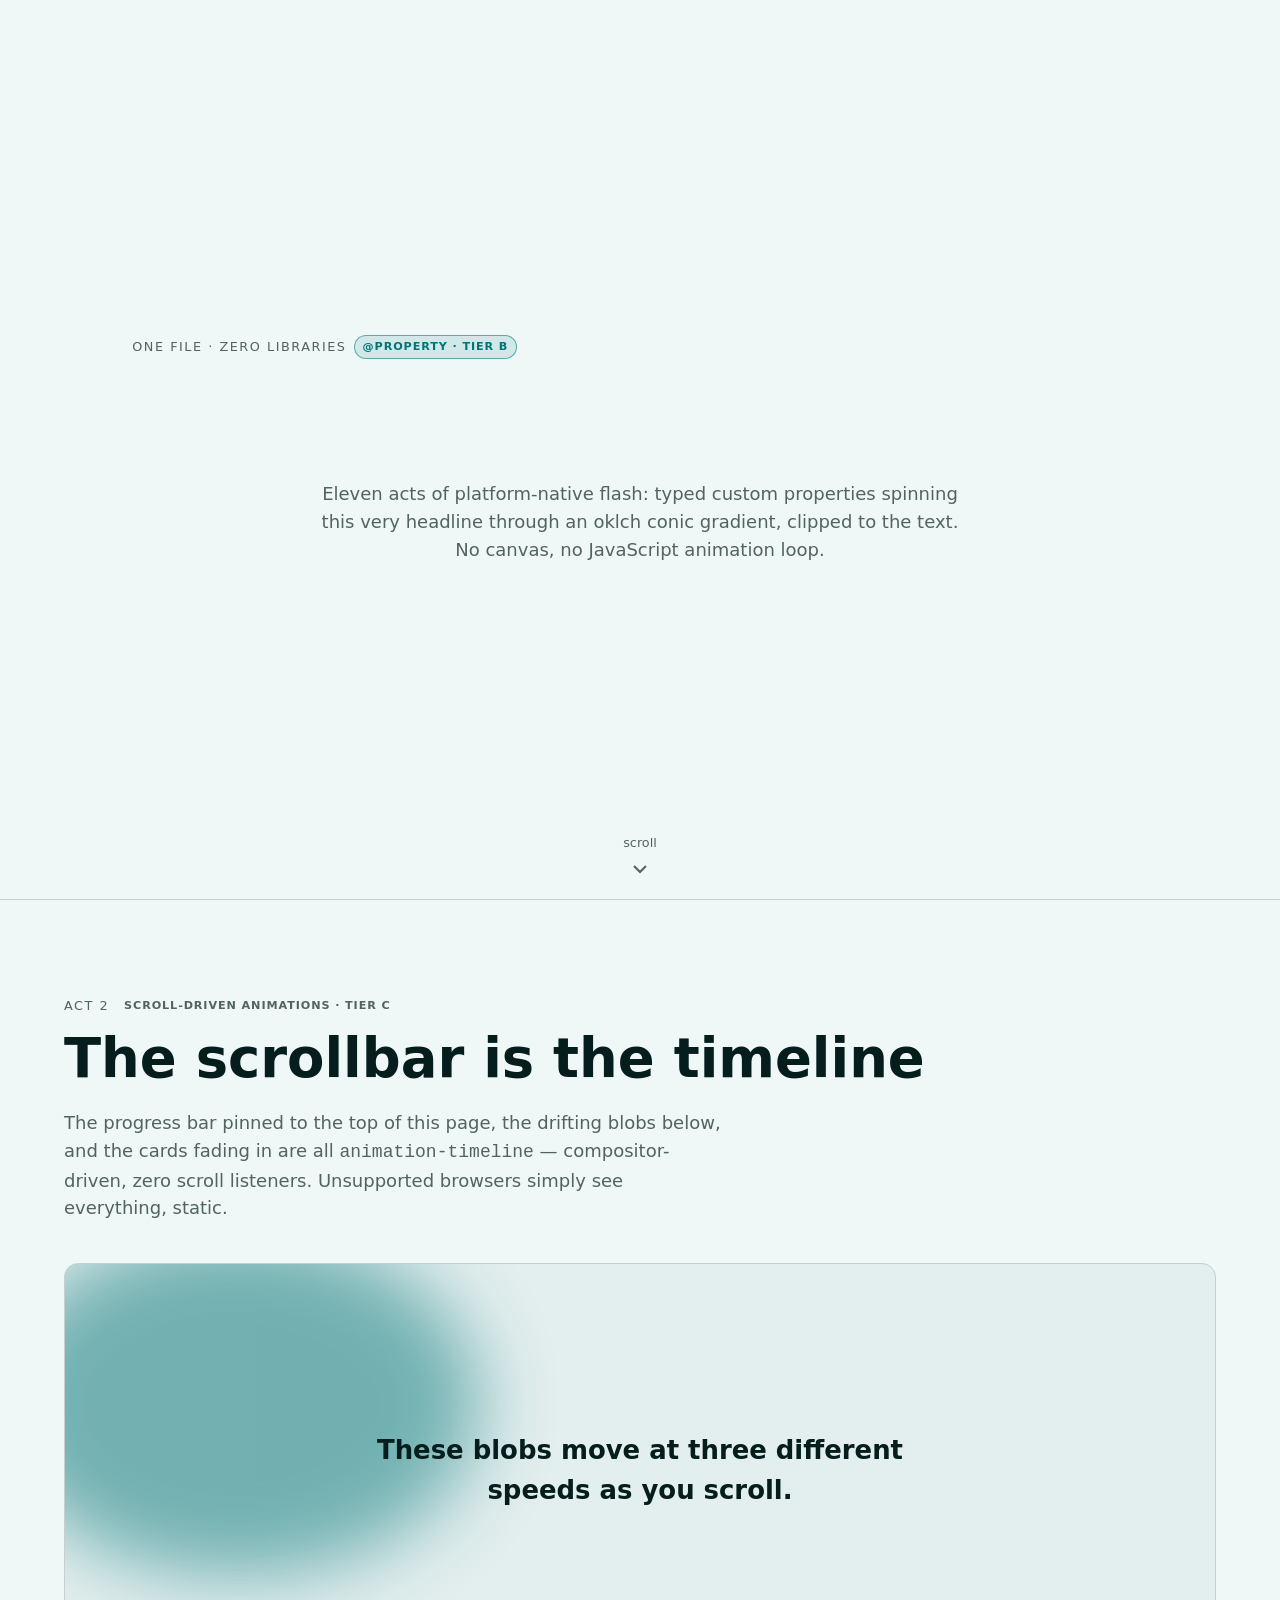
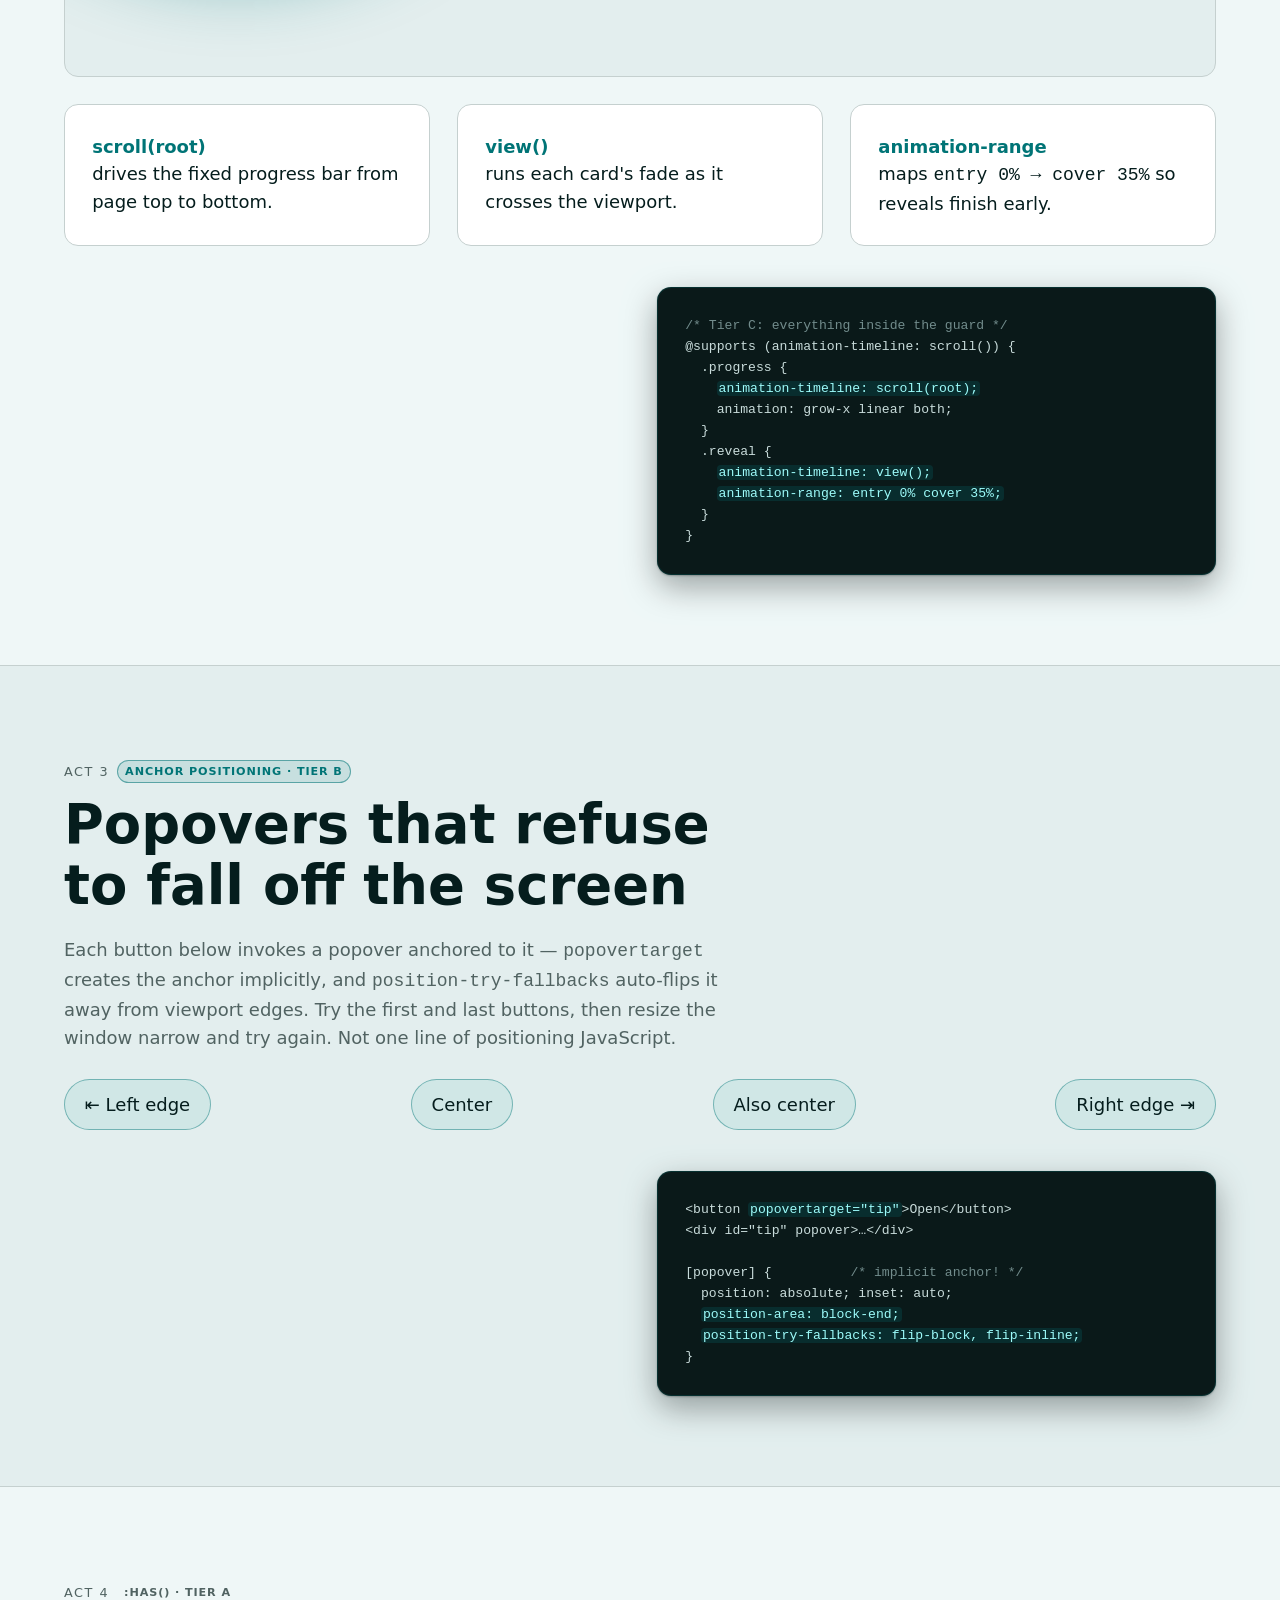
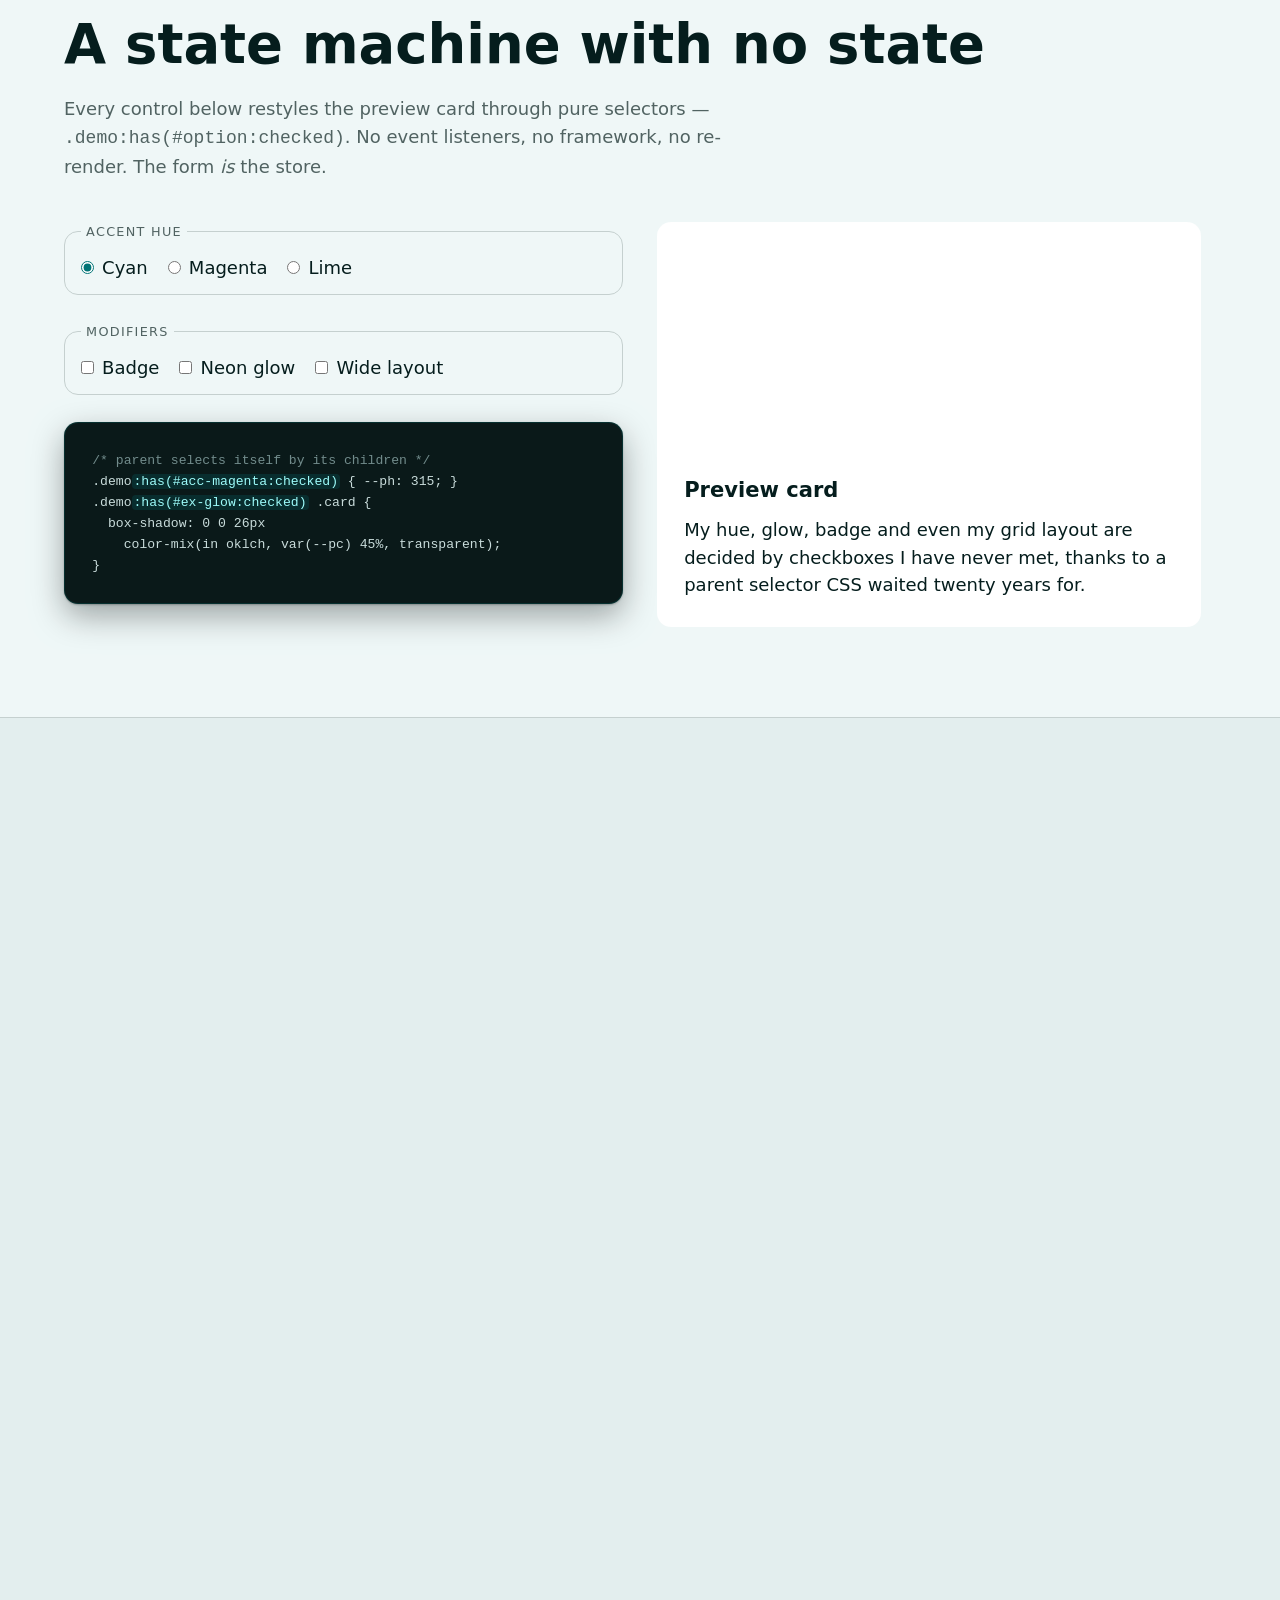
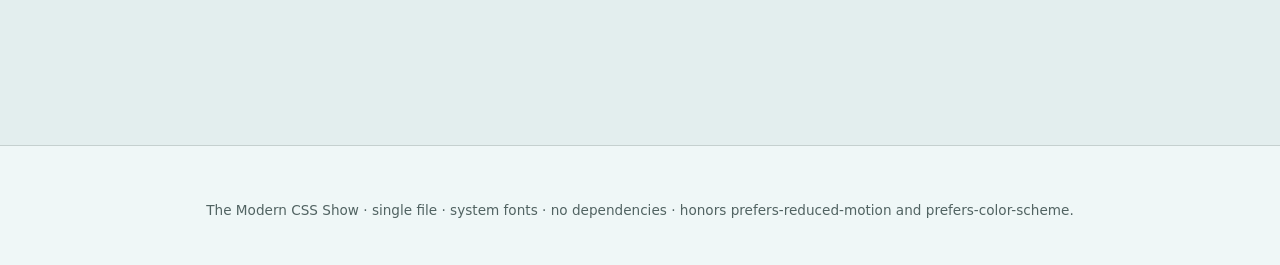
<file: .agents/skills/modern-css/examples/03-feature-showcase.html>
<!doctype html>
<!--
  ═══════════════════════════════════════════════════════════════════════════
  THE MODERN CSS SHOW — a single-file tour of the platform's flashiest tricks
  ═══════════════════════════════════════════════════════════════════════════
  Built for the "modern-css" Agent Skill. Zero external resources, system
  fonts, inline SVG only. Dark-first via color-scheme + light-dark(); fully
  readable in light theme and with prefers-reduced-motion: reduce.

  Features demonstrated (tier per references/feature-support.md, 2026-07-22):

  Tier A — Baseline Widely Available (unguarded):
    · Grid + named lines, flexbox + gap, aspect-ratio, logical properties
    · :has() parent/state selection (pure-CSS state machine, §4)
    · Native nesting, @layer cascade layers, :is()/:where()
    · oklch(), color-mix(in oklch), conic-gradient()
    · clamp() fluid type, trig functions cos()/sin() (§8 dial)
    · scroll snap (carousel base, §9), overscroll-behavior
    · backdrop-filter glass, mask-image patterns, clip-path (basic fallback)
    · background-clip: text (§1), lh unit rhythm (§10)
    · dvh/svh viewport units, :focus-visible, accent-color, ::marker
    · content-visibility: auto + contain-intrinsic-size
    · prefers-reduced-motion / prefers-color-scheme

  Tier B — Baseline Newly Available (default; graceful without):
    · @property typed custom properties — animated conic glow (§1, §11)
    · Popover API + anchor positioning: position-anchor via implicit
      popovertarget anchor, position-area, position-try-fallbacks (§3, §11)
    · @starting-style + transition-behavior: allow-discrete (§3 popovers)
    · Same-document view transitions: view-transition-name + JS-guarded
      document.startViewTransition (§5)
    · Relative color syntax oklch(from …) (§6 palette ramp)
    · contrast-color() with manual cascade fallback (§6)
    · light-dark() + color-scheme (whole page theme)
    · clip-path: shape() blob with basic-shape cascade fallback (§7)
    · text-wrap: balance / pretty (§10)

  Tier C — Limited availability (all @supports-guarded, working fallbacks):
    · Scroll-driven animations: animation-timeline: scroll()/view() —
      progress bar, parallax, reveals (§2); content fine without
    · CSS carousels: ::scroll-button() / ::scroll-marker (§9) over a
      scroll-snap base that works everywhere
    · corner-shape: squircle (§7, §11) falling back to border-radius
    · sibling-index() stagger (§8) with :nth-child fallback
    · text-box: trim-both cap alphabetic (§10)
    · initial-letter drop cap (§10) with float first-letter fallback
  Unsupported Tier C features surface a small inline "showing fallback" note
  via @supports not (…) — the page teaches its own degradation.
  ═══════════════════════════════════════════════════════════════════════════
-->
<html lang="en">
<head>
<meta charset="utf-8">
<meta name="viewport" content="width=device-width, initial-scale=1, viewport-fit=cover">
<meta name="color-scheme" content="dark light">
<title>The Modern CSS Show</title>
<style>
/* ════════════════ 1 · LAYERS ════════════════ */
@layer reset, tokens, base, layout, components, sections, utilities;

/* ════════════════ 2 · RESET ════════════════ */
@layer reset {
  *, *::before, *::after { box-sizing: border-box; }
  * { margin: 0; }
  img, picture, video, canvas, svg { display: block; max-inline-size: 100%; }
  input, button, textarea, select { font: inherit; }
  p, h1, h2, h3, h4 { overflow-wrap: break-word; }
}

/* ════════════════ 3 · TOKENS ════════════════ */
@layer tokens {
  :root {
    color-scheme: dark light; /* dark-first */

    /* One hue in, a neon triad out. */
    --hue: 195; /* electric cyan */
    --brand:   light-dark(oklch(48% 0.14 var(--hue)), oklch(80% 0.15 var(--hue)));
    --accent2: oklch(from var(--brand) l c calc(h + 120)); /* magenta  */
    --accent3: oklch(from var(--brand) l c calc(h + 240)); /* lime     */

    --surface:        light-dark(oklch(97% 0.008 var(--hue)), oklch(14% 0.02 var(--hue)));
    --surface-deep:   light-dark(oklch(94% 0.012 var(--hue)), oklch(11% 0.02 var(--hue)));
    --surface-raised: light-dark(oklch(100% 0 0),             oklch(19% 0.025 var(--hue)));
    --text:           light-dark(oklch(21% 0.03 var(--hue)),  oklch(94% 0.015 var(--hue)));
    --text-muted:     color-mix(in oklch, var(--text) 64%, var(--surface));
    --border:         color-mix(in oklch, var(--text) 16%, var(--surface));
    --brand-subtle:   color-mix(in oklch, var(--brand) 12%, var(--surface));

    --glow: 0 0 24px color-mix(in oklch, var(--brand) 45%, transparent),
            0 0 72px color-mix(in oklch, var(--brand) 22%, transparent);
    --shadow: 0 1px 2px oklch(10% 0.02 var(--hue) / 0.25),
              0 12px 32px oklch(10% 0.02 var(--hue) / 0.35);

    --space: clamp(1rem, 0.5rem + 1.5vw, 1.75rem);
    --step-0: clamp(1rem, 0.95rem + 0.25vw, 1.125rem);
    --step-1: clamp(1.25rem, 1.1rem + 0.7vw, 1.62rem);
    --step-2: clamp(1.56rem, 1.3rem + 1.3vw, 2.33rem);
    --step-3: clamp(2rem, 1.5rem + 2.6vw, 3.4rem);
    --step-4: clamp(2.6rem, 1.8rem + 4.5vw, 5.2rem);

    --radius: 14px;
    --font-mono: ui-monospace, "Cascadia Code", "SF Mono", Menlo, Consolas, monospace;

    accent-color: var(--brand);
    scrollbar-color: var(--border) transparent;
  }

  /* Registered so they can genuinely animate / transition (Tier B). */
  @property --angle { syntax: "<angle>"; inherits: false; initial-value: 0deg; }
}

/* ════════════════ 4 · BASE ════════════════ */
@layer base {
  body {
    background: var(--surface);
    color: var(--text);
    font-family: system-ui, -apple-system, "Segoe UI", sans-serif;
    font-size: var(--step-0);
    line-height: 1.55;
    -webkit-font-smoothing: antialiased;
  }
  h1, h2, h3 { text-wrap: balance; line-height: 1.12; }
  p, li, figcaption { text-wrap: pretty; }
  a { color: var(--brand); text-decoration-thickness: 0.08em;
      text-underline-offset: 0.15em; text-decoration-skip-ink: all; }
  code, pre { font-family: var(--font-mono); }
  :focus-visible { outline: 2px solid var(--brand); outline-offset: 2px; border-radius: 4px; }
  ::selection { background: var(--brand); color: var(--surface); }
  @media (prefers-reduced-motion: no-preference) {
    html { scroll-behavior: smooth; }
  }
}

/* ════════════════ 5 · LAYOUT ════════════════ */
@layer layout {
  .panel {
    padding-block: clamp(4rem, 10vh, 7rem);
    padding-inline: var(--space);
    border-block-end: 1px solid var(--border);
  }
  .panel:nth-of-type(even) { background: var(--surface-deep); }
  .wrap { max-inline-size: 72rem; margin-inline: auto; }
  /* Long page: skip rendering far-below-fold sections until needed. */
  .panel:nth-of-type(n+4) {
    content-visibility: auto;
    contain-intrinsic-size: auto 720px;
  }
  .duo {
    display: grid;
    grid-template-columns: repeat(auto-fit, minmax(min(21rem, 100%), 1fr));
    gap: calc(var(--space) * 1.25);
    align-items: start;
    margin-block-start: calc(var(--space) * 1.5);
  }
}

/* ════════════════ 6 · SHARED COMPONENTS ════════════════ */
@layer components {
  .kicker {
    display: inline-flex; align-items: center; gap: 0.6em;
    font-size: 0.8rem; letter-spacing: 0.12em; text-transform: uppercase;
    color: var(--text-muted); margin-block-end: 0.75rem;
  }
  .tier {
    font-size: 0.7rem; font-weight: 700; letter-spacing: 0.08em;
    padding: 0.2em 0.65em; border-radius: 999px;
    border: 1px solid color-mix(in oklch, var(--tier-c, var(--brand)) 55%, transparent);
    color: var(--tier-c, var(--brand));
    background: color-mix(in oklch, var(--tier-c, var(--brand)) 12%, transparent);
  }
  .tier-a { --tier-c: var(--accent3); }
  .tier-b { --tier-c: var(--brand); }
  .tier-cc { --tier-c: var(--accent2); }
  .panel h2 { font-size: var(--step-3); margin-block-end: 0.35em; }
  .lede { color: var(--text-muted); max-inline-size: 58ch; }

  .snippet {
    background: light-dark(oklch(20% 0.02 var(--hue)), oklch(10% 0.018 var(--hue)));
    color: oklch(88% 0.02 var(--hue));
    border: 1px solid color-mix(in oklch, var(--brand) 25%, transparent);
    border-radius: var(--radius);
    padding: var(--space);
    font-size: 0.82rem;
    line-height: 1.6;
    overflow-x: auto;
    box-shadow: var(--shadow);
  }
  .snippet mark {
    background: color-mix(in oklch, var(--brand) 22%, transparent);
    color: oklch(93% 0.09 var(--hue));
    border-radius: 4px; padding-inline: 0.15em;
  }
  .snippet .c { color: oklch(62% 0.03 var(--hue)); } /* comment */

  .demo-stage {
    background: var(--surface-raised);
    border: 1px solid var(--border);
    border-radius: var(--radius);
    padding: var(--space);
    box-shadow: var(--shadow);
  }

  /* Inline "not supported" teaching notes — hidden unless fallback active. */
  .supnote {
    display: none;
    margin-block-start: 0.75rem;
    font-size: 0.8rem;
    color: var(--text-muted);
    border-inline-start: 3px solid var(--accent2);
    padding-inline-start: 0.75em;
  }
  button, .btn {
    touch-action: manipulation;
    min-block-size: 44px;
    cursor: pointer;
  }
}

/* ════════════════ 7 · SECTIONS ════════════════ */
@layer sections {

/* ── §1 HERO — @property conic glow + background-clip: text ────────────── */
.hero {
  min-block-size: 100svh;
  display: grid;
  place-content: center;
  text-align: center;
  position: relative;
  overflow: clip;
  border-block-end: 1px solid var(--border);
  padding: var(--space);
}
.hero .halo {
  position: absolute;
  inset: 0;
  margin: auto;
  inline-size: min(70vmin, 34rem);
  aspect-ratio: 1;
  border-radius: 50%;
  background: conic-gradient(from var(--angle) in oklch,
    var(--brand), var(--accent2), var(--accent3), var(--brand));
  filter: blur(72px);
  opacity: 0.28;
  pointer-events: none;
}
.hero h1 {
  font-size: var(--step-4);
  font-weight: 800;
  letter-spacing: -0.02em;
  background: conic-gradient(from var(--angle) at 50% 120% in oklch,
    var(--brand), var(--accent2), var(--accent3), var(--brand));
  background-clip: text;
  color: transparent;
  position: relative;
}
.hero .lede { margin-inline: auto; margin-block-start: 1rem; position: relative; }
@media (prefers-reduced-motion: no-preference) {
  .hero h1, .hero .halo { animation: spin-angle 9s linear infinite; }
}
@keyframes spin-angle { to { --angle: 360deg; } }
.scroll-hint {
  position: absolute;
  inset-block-end: calc(1.25rem + env(safe-area-inset-bottom));
  inset-inline: 0;
  display: grid; justify-items: center; gap: 0.4rem;
  color: var(--text-muted); font-size: 0.8rem;
}
.scroll-hint svg { stroke: currentColor; }
@media (prefers-reduced-motion: no-preference) {
  .scroll-hint svg { animation: bob 1.8s ease-in-out infinite; }
}
@keyframes bob { 50% { translate: 0 6px; } }

/* ── §2 SCROLL-DRIVEN — progress bar, parallax, reveals (Tier C) ───────── */
.progress { display: none; }
@supports (animation-timeline: scroll()) {
  .progress {
    display: block;
    position: fixed;
    inset-block-start: 0; inset-inline: 0;
    block-size: 4px;
    background: linear-gradient(90deg in oklch, var(--brand), var(--accent2), var(--accent3));
    transform-origin: 0 50%;
    scale: 0 1;
    animation: grow-x linear both;
    animation-timeline: scroll(root);
    z-index: 10;
  }
}
@keyframes grow-x { from { scale: 0 1; } to { scale: 1 1; } }

.parallax-scene {
  position: relative;
  min-block-size: 46svh;
  border-radius: var(--radius);
  overflow: clip;
  background: var(--surface-deep);
  border: 1px solid var(--border);
  display: grid; place-content: center; text-align: center;
  margin-block-start: calc(var(--space) * 1.5);
}
.parallax-scene .layer {
  position: absolute; border-radius: 50%; filter: blur(38px); opacity: 0.5;
  pointer-events: none;
}
.layer-1 { inline-size: 42%; aspect-ratio: 1.4; background: var(--brand);   inset-block-start: -8%; inset-inline-start: -6%; }
.layer-2 { inline-size: 34%; aspect-ratio: 1;   background: var(--accent2); inset-block-end: -12%; inset-inline-end: 4%; }
.layer-3 { inline-size: 22%; aspect-ratio: 1;   background: var(--accent3); inset-block-start: 22%; inset-inline-end: 26%; opacity: 0.35; }
.parallax-scene p { position: relative; max-inline-size: 34ch; margin-inline: auto; font-weight: 600; font-size: var(--step-1); }

@supports (animation-timeline: view()) {
  @media (prefers-reduced-motion: no-preference) {
    .parallax-scene .layer {
      animation: drift linear both;
      animation-timeline: view();
      animation-range: cover 0% cover 100%;
    }
    .layer-1 { --drift: 9rem; }
    .layer-2 { --drift: -13rem; }
    .layer-3 { --drift: 5rem; }
    .reveal {
      animation: fade-up both;
      animation-timeline: view();
      animation-range: entry 0% cover 35%;
    }
  }
}
@keyframes drift { from { translate: 0 var(--drift, 6rem); } to { translate: 0 calc(var(--drift, 6rem) * -1); } }
@keyframes fade-up { from { opacity: 0; translate: 0 26px; } }
/* NOTE: .reveal elements are fully visible by default — opacity: 0 lives
   only inside the keyframes, never outside the @supports guard. */
.reveal-row {
  display: grid;
  grid-template-columns: repeat(auto-fit, minmax(min(14rem, 100%), 1fr));
  gap: var(--space);
  margin-block-start: var(--space);
}
.reveal {
  background: var(--surface-raised);
  border: 1px solid var(--border);
  border-radius: var(--radius);
  padding: var(--space);
}
.reveal strong { color: var(--brand); }
@supports not (animation-timeline: scroll()) {
  .supnote-sda { display: block; }
}

/* ── §3 ANCHOR POSITIONING — auto-flipping popovers (Tier B) ───────────── */
.anchor-row {
  display: flex;
  justify-content: space-between;
  flex-wrap: wrap;
  gap: 0.75rem;
  margin-block-start: var(--space);
}
.anchor-row button {
  border: 1px solid color-mix(in oklch, var(--brand) 45%, transparent);
  background: var(--brand-subtle);
  color: var(--text);
  padding: 0.6em 1.1em;
  border-radius: 999px;
  transition: background 0.15s, box-shadow 0.15s;
  &:hover { background: color-mix(in oklch, var(--brand) 22%, var(--surface)); box-shadow: var(--glow); }
}
.tip[popover] {
  /* popovertarget gives an implicit anchor — zero anchor-name needed */
  position: absolute;
  position-area: block-end;
  position-try-fallbacks: flip-block, flip-inline;
  margin: 0.5rem;
  inset: auto; /* clear UA centering */
  max-inline-size: 20rem;
  border: 1px solid color-mix(in oklch, var(--brand) 40%, transparent);
  border-radius: var(--radius);
  background: var(--surface-raised);
  color: var(--text);
  box-shadow: var(--shadow), var(--glow);
  padding: 0.75rem 1rem;
  font-size: 0.9rem;
  opacity: 0; translate: 0 6px;
  transition: opacity 0.18s ease-out, translate 0.18s ease-out,
              display 0.18s allow-discrete, overlay 0.18s allow-discrete;
}
.tip[popover]:popover-open { opacity: 1; translate: 0 0; }
@starting-style {
  .tip[popover]:popover-open { opacity: 0; translate: 0 6px; }
}

/* ── §4 :has() PLAYGROUND — pure-CSS state machine (Tier A) ────────────── */
.hasdemo { --ph: var(--hue); }
.hasdemo:has(#acc-magenta:checked) { --ph: calc(var(--hue) + 120); }
.hasdemo:has(#acc-lime:checked)    { --ph: calc(var(--hue) + 240); }
.hasdemo fieldset {
  border: 1px solid var(--border);
  border-radius: var(--radius);
  padding: 0.75rem 1rem;
  display: flex; flex-wrap: wrap; gap: 0.5rem 1.25rem;
  margin-block-end: var(--space);
}
.hasdemo legend { padding-inline: 0.4em; color: var(--text-muted); font-size: 0.8rem;
  text-transform: uppercase; letter-spacing: 0.1em; }
.hasdemo label { display: inline-flex; align-items: center; gap: 0.45em; cursor: pointer; }
.pcard {
  --pc: oklch(from var(--brand) l c calc(h + (var(--ph) - 195)));
  display: grid;
  gap: 0.9rem;
  background: var(--surface-raised);
  border: 1px solid color-mix(in oklch, var(--pc) 40%, var(--border));
  border-radius: var(--radius);
  padding: var(--space);
  max-inline-size: 34rem;
  transition: border-color 0.3s, box-shadow 0.3s, grid-template-columns 0.3s;
  position: relative;
}
.pcard .p-art {
  aspect-ratio: 16 / 7;
  border-radius: calc(var(--radius) - 6px);
  background: linear-gradient(120deg in oklch,
    var(--pc), color-mix(in oklch, var(--pc) 45%, var(--surface)));
  transition: background 0.3s;
}
.pcard h3 { color: var(--pc); transition: color 0.3s; }
.pcard .p-badge {
  display: none;
  position: absolute;
  inset-block-start: 0.9rem; inset-inline-end: 0.9rem;
  background: var(--pc); color: var(--surface);
  font-size: 0.7rem; font-weight: 800; letter-spacing: 0.1em;
  padding: 0.3em 0.7em; border-radius: 999px;
}
.hasdemo:has(#ex-badge:checked) .p-badge { display: block; }
.hasdemo:has(#ex-glow:checked) .pcard {
  box-shadow: 0 0 26px color-mix(in oklch, var(--pc) 45%, transparent),
              0 0 80px color-mix(in oklch, var(--pc) 20%, transparent);
}
.hasdemo:has(#ex-wide:checked) .pcard {
  grid-template-columns: 1fr 1.2fr;
  align-items: center;
  max-inline-size: none;
  & .p-art { aspect-ratio: 4 / 3; grid-row: span 2; }
}

/* ── §5 VIEW TRANSITIONS — thumbnail → hero morph (Tier B, JS-guarded) ── */
.vt-stage {
  view-transition-name: vt-art;
  aspect-ratio: 16 / 8;
  border-radius: var(--radius);
  background: var(--art, linear-gradient(130deg in oklch, var(--brand), var(--accent2)));
  display: grid; place-content: center;
  box-shadow: var(--shadow);
}
.vt-stage span {
  font-weight: 800; font-size: var(--step-2); letter-spacing: -0.01em;
  color: oklch(15% 0.02 var(--hue));
  background: oklch(98% 0.005 var(--hue) / 0.65);
  padding: 0.2em 0.7em; border-radius: 999px;
  backdrop-filter: blur(6px);
}
.vt-thumbs { display: flex; flex-wrap: wrap; gap: 0.75rem; margin-block-start: var(--space); }
.vt-thumb {
  inline-size: 6.5rem; aspect-ratio: 4 / 3;
  border-radius: calc(var(--radius) - 5px);
  border: 2px solid transparent;
  background: var(--art) padding-box;
  transition: scale 0.15s ease-out, border-color 0.15s;
  &:hover { scale: 1.06; }
  &[aria-pressed="true"] { border-color: var(--text); }
}
::view-transition-group(vt-art) { animation-duration: 340ms; }
@media (prefers-reduced-motion: reduce) {
  ::view-transition-group(*),
  ::view-transition-old(*),
  ::view-transition-new(*) { animation: none !important; }
}
@supports not (view-transition-name: vt-art) {
  .supnote-vt { display: block; }
}

/* ── §6 MODERN COLOR — oklch, relative color, contrast-color() (A/B) ──── */
.color-lab { --chue: 195; }
.hue-row { display: flex; align-items: center; gap: 1rem; flex-wrap: wrap; }
.hue-row input[type="range"] { flex: 1 1 14rem; min-block-size: 44px; }
.hue-readout {
  font-family: var(--font-mono); font-size: 0.85rem;
  color: oklch(70% 0.19 var(--chue));
}
.ramp { display: grid; grid-template-columns: repeat(5, 1fr); gap: 0.5rem; margin-block-start: var(--space); }
.ramp .sw {
  aspect-ratio: 1 / 0.75;
  border-radius: calc(var(--radius) - 6px);
  display: grid; place-content: center;
  font-family: var(--font-mono); font-size: 0.75rem;
  background: var(--sw);
  transition: background 0.1s linear;
}
/* Derived ramp: same chroma+hue, stepped lightness (relative color syntax). */
.sw-1 { --sw: oklch(88% 0.09 var(--chue)); color: black; }
.sw-2 { --sw: oklch(74% 0.16 var(--chue)); color: black; }
.sw-3 { --sw: oklch(60% 0.20 var(--chue)); color: white; }
.sw-4 { --sw: oklch(46% 0.17 var(--chue)); color: white; }
.sw-5 { --sw: oklch(32% 0.10 var(--chue)); color: white; }
/* Tier B upgrade: let the browser pick legible text per swatch. The manual
   black/white above is the cascade fallback. */
.ramp .sw { color: contrast-color(var(--sw)); }
.strips { display: grid; gap: 0.75rem; margin-block-start: var(--space); }
.strip {
  block-size: 3.25rem; border-radius: calc(var(--radius) - 6px);
  display: grid; align-content: center; padding-inline: 1rem;
  font-family: var(--font-mono); font-size: 0.78rem;
  color: oklch(98% 0 0); text-shadow: 0 1px 3px oklch(0% 0 0 / 0.55);
}
.strip-oklch { background: linear-gradient(90deg in oklch, oklch(70% 0.19 var(--chue)), oklch(70% 0.19 calc(var(--chue) + 180))); }
.strip-srgb  { background: linear-gradient(90deg in srgb,  oklch(70% 0.19 var(--chue)), oklch(70% 0.19 calc(var(--chue) + 180))); }

/* ── §7 SHAPES & CORNERS — shape(), corner-shape, masked conic (B/C/A) ── */
.shape-zoo {
  display: grid;
  grid-template-columns: repeat(auto-fit, minmax(min(13rem, 100%), 1fr));
  gap: var(--space);
  margin-block-start: var(--space);
  align-items: center;
}
.blob {
  aspect-ratio: 1;
  background: linear-gradient(140deg in oklch, var(--brand), var(--accent2));
  /* Cascade fallback: browsers without shape() keep the ellipse. */
  clip-path: ellipse(46% 42% at 50% 50%);
  clip-path: shape(from 52% 2%,
    curve to 96% 46% with 92% 6%,
    curve to 58% 98% with 99% 88%,
    curve to 4% 60% with 18% 106%,
    curve to 52% 2% with -10% 8%);
}
.squircle-row { display: grid; gap: 0.75rem; }
.squircle {
  background: var(--surface-raised);
  border: 1px solid color-mix(in oklch, var(--accent3) 45%, var(--border));
  border-radius: var(--radius);
  padding: 0.9rem 1.1rem;
  font-size: 0.9rem;
}
@supports (corner-shape: squircle) {
  .squircle { corner-shape: squircle; border-radius: calc(var(--radius) * 1.8); }
}
@supports not (corner-shape: squircle) {
  .supnote-squircle { display: block; }
}
.dotfield {
  aspect-ratio: 1;
  border-radius: var(--radius);
  background: conic-gradient(from var(--angle) in oklch,
    var(--brand), var(--accent2), var(--accent3), var(--brand));
  mask-image: radial-gradient(circle at center, #000 4.5px, #0000 5.5px);
  mask-size: 20px 20px;
}
@media (prefers-reduced-motion: no-preference) {
  .dotfield { animation: spin-angle 14s linear infinite; }
}
.shape-zoo figcaption {
  text-align: center; font-size: 0.8rem; color: var(--text-muted);
  margin-block-start: 0.5rem; font-family: var(--font-mono);
}

/* ── §8 STAGGER & MATH — sibling-index() (C) + trig dial (A) ───────────── */
.stagger-grid {
  display: grid;
  grid-template-columns: repeat(auto-fill, minmax(3.5rem, 1fr));
  gap: 0.6rem;
}
.stagger-grid > i {
  aspect-ratio: 1;
  border-radius: 10px;
  background: color-mix(in oklch, var(--brand) 26%, var(--surface-raised));
  border: 1px solid color-mix(in oklch, var(--brand) 35%, transparent);
}
@media (prefers-reduced-motion: no-preference) {
  .stagger-grid > i { animation: tile-pulse 2.8s ease-in-out infinite; }
  /* Tier C stagger — adapts to any item count automatically. */
  @supports (animation-delay: calc(sibling-index() * 1ms)) {
    .stagger-grid > i { animation-delay: calc(sibling-index() * 110ms); }
  }
  /* Fallback stagger: coarse but convincing. */
  @supports not (animation-delay: calc(sibling-index() * 1ms)) {
    .stagger-grid > i:nth-child(3n)   { animation-delay: 350ms; }
    .stagger-grid > i:nth-child(3n+1) { animation-delay: 700ms; }
    .stagger-grid > i:nth-child(4n)   { animation-delay: 1050ms; }
  }
}
@keyframes tile-pulse {
  35% { background: color-mix(in oklch, var(--accent2) 60%, var(--surface-raised));
        box-shadow: 0 0 18px color-mix(in oklch, var(--accent2) 45%, transparent);
        scale: 1.08; }
}
@supports not (animation-delay: calc(sibling-index() * 1ms)) {
  .supnote-sibling { display: block; }
}
.dial {
  position: relative;
  aspect-ratio: 1;
  max-inline-size: 20rem;
  margin-inline: auto;
}
.dial i {
  --a: calc(var(--i) * 30deg);
  position: absolute;
  inset: 0; margin: auto;
  inline-size: 1.4rem; aspect-ratio: 1;
  border-radius: 50%;
  background: oklch(75% 0.19 calc(var(--hue) + var(--i) * 30));
  box-shadow: 0 0 14px oklch(75% 0.19 calc(var(--hue) + var(--i) * 30) / 0.6);
  /* Pure math, no JS: each dot places itself on the circle. */
  translate: calc(cos(var(--a)) * min(38cqi, 8.5rem))
             calc(sin(var(--a)) * min(38cqi, 8.5rem) * -1);
}
.dial-wrap { container-type: inline-size; }
.dial .hub {
  position: absolute; inset: 0; margin: auto;
  inline-size: fit-content; block-size: fit-content;
  font-family: var(--font-mono); font-size: 0.8rem; color: var(--text-muted);
}

/* ── §9 PURE-CSS CAROUSEL — snap base (A) + generated controls (C) ─────── */
.reel {
  display: grid;
  grid-auto-flow: column;
  grid-auto-columns: min(78%, 30rem);
  gap: var(--space);
  overflow-x: auto;
  overscroll-behavior-x: contain;
  scroll-snap-type: x mandatory;
  scroll-padding-inline: var(--space);
  padding-block-end: 0.5rem;
  scrollbar-width: thin;
}
.reel > article {
  scroll-snap-align: center;
  aspect-ratio: 16 / 8;
  border-radius: var(--radius);
  display: grid; place-content: center; text-align: center;
  color: oklch(15% 0.02 var(--hue));
  font-weight: 800; font-size: var(--step-2);
  background: linear-gradient(135deg in oklch,
    oklch(78% 0.16 calc(var(--hue) + var(--slide) * 55)),
    oklch(60% 0.2  calc(var(--hue) + var(--slide) * 55 + 40)));
}
@supports selector(::scroll-button(*)) {
  .reel { scrollbar-width: none; scroll-marker-group: after; }
  .reel::scroll-button(inline-start) { content: "‹" / "Previous slide"; }
  .reel::scroll-button(inline-end)   { content: "›" / "Next slide"; }
  .reel::scroll-button(*) {
    inline-size: 2.75rem; block-size: 2.75rem;
    border-radius: 50%;
    border: 1px solid var(--border);
    background: var(--surface-raised);
    color: var(--text);
    font-size: 1.4rem;
    margin: 0.5rem 0.25rem 0 0;
  }
  .reel::scroll-button(*):disabled { opacity: 0.35; }
  .reel::scroll-button(*):focus-visible { outline: 2px solid var(--brand); outline-offset: 2px; }
  .reel::scroll-marker-group {
    display: flex; gap: 0.5rem; justify-content: center; margin-block-start: 0.75rem;
  }
  .reel > article::scroll-marker {
    content: "" / "Go to slide";
    inline-size: 0.65rem; aspect-ratio: 1; border-radius: 50%;
    background: var(--border);
  }
  .reel > article::scroll-marker:target-current { background: var(--brand); box-shadow: var(--glow); }
}
@supports not (selector(::scroll-button(*))) {
  .supnote-reel { display: block; }
}

/* ── §10 TYPE EFFECTS — balance/pretty (B), text-box, lh, drop cap (C/A) ── */
.type-grid {
  display: grid;
  grid-template-columns: repeat(auto-fit, minmax(min(19rem, 100%), 1fr));
  gap: var(--space);
  margin-block-start: var(--space);
}
.type-card {
  background: var(--surface-raised);
  border: 1px solid var(--border);
  border-radius: var(--radius);
  padding: var(--space);
}
.type-card > h3 {
  font-size: 0.78rem; font-family: var(--font-mono); font-weight: 600;
  color: var(--accent3); margin-block-end: 0.75rem; letter-spacing: 0.05em;
}
.wrap-demo h4 { font-size: var(--step-1); max-inline-size: 17ch; }
.wrap-demo .balanced h4 { text-wrap: balance; }
.wrap-demo .unbalanced h4 { text-wrap: initial; }
.wrap-demo > div + div { margin-block-start: 1rem; padding-block-start: 1rem; border-block-start: 1px dashed var(--border); }
.wrap-demo small { color: var(--text-muted); font-family: var(--font-mono); font-size: 0.72rem; }

.trim-demo { display: flex; gap: 0.75rem; flex-wrap: wrap; align-items: center; }
.pill {
  display: inline-block;
  background: var(--brand-subtle);
  border: 1px solid color-mix(in oklch, var(--brand) 45%, transparent);
  border-radius: 999px;
  padding: 0.85em 1.2em;
  font-weight: 700;
}
@supports (text-box: trim-both cap alphabetic) {
  .pill.trimmed { text-box: trim-both cap alphabetic; }
}
@supports not (text-box: trim-both cap alphabetic) {
  .supnote-textbox { display: block; }
}

.rhythm {
  background: repeating-linear-gradient(
    to bottom,
    transparent 0 calc(1lh - 1px),
    color-mix(in oklch, var(--brand) 30%, transparent) calc(1lh - 1px) 1lh);
}
.rhythm p { margin-block: 1lh; }
.rhythm p:first-child { margin-block-start: 0; }

.dropcap p { max-inline-size: 52ch; }
@supports (initial-letter: 3) {
  .dropcap p::first-letter {
    initial-letter: 3 3;
    color: var(--accent2);
    font-weight: 800;
    margin-inline-end: 0.5rem;
  }
}
@supports not (initial-letter: 3) {
  .dropcap p::first-letter {
    float: inline-start;
    font-size: 3.2em; line-height: 0.85;
    color: var(--accent2); font-weight: 800;
    margin-inline-end: 0.4rem; margin-block-start: 0.08em;
  }
  .supnote-dropcap { display: block; }
}

/* ── §11 FINALE — glass + squircle + animated border + anchor tip ──────── */
.finale-bg {
  position: relative;
  border-radius: var(--radius);
  overflow: clip;
  padding: clamp(2rem, 6vw, 4.5rem);
  background:
    radial-gradient(60% 80% at 20% 10%, color-mix(in oklch, var(--brand) 55%, transparent), transparent 70%),
    radial-gradient(50% 70% at 85% 30%, color-mix(in oklch, var(--accent2) 50%, transparent), transparent 70%),
    radial-gradient(55% 65% at 55% 95%, color-mix(in oklch, var(--accent3) 45%, transparent), transparent 70%),
    var(--surface-deep);
  display: grid; place-content: center;
  min-block-size: 60svh;
}
.finale-card {
  position: relative;
  max-inline-size: 30rem;
  padding: calc(var(--space) * 1.4);
  border-radius: calc(var(--radius) * 1.6);
  /* Animated gradient border: two backgrounds, one typed angle. */
  border: 1.5px solid transparent;
  background:
    color-mix(in oklch, var(--surface) 62%, transparent) padding-box,
    conic-gradient(from var(--angle) in oklch,
      var(--brand), var(--accent2), var(--accent3), var(--brand)) border-box;
  backdrop-filter: blur(18px) saturate(1.4);
  box-shadow: var(--shadow), var(--glow);
  display: grid; gap: 0.9rem;
}
@supports (corner-shape: squircle) {
  .finale-card { corner-shape: squircle; border-radius: calc(var(--radius) * 2.4); }
}
@media (prefers-reduced-motion: no-preference) {
  .finale-card { animation: spin-angle 7s linear infinite; }
}
.finale-card h3 { font-size: var(--step-2); }
.finale-card .row { display: flex; gap: 0.75rem; align-items: center; flex-wrap: wrap; }
.finale-card .row button {
  border: 1px solid color-mix(in oklch, var(--brand) 50%, transparent);
  background: var(--brand); color: var(--surface);
  font-weight: 700;
  padding: 0.55em 1.2em; border-radius: 999px;
}

footer.colophon {
  padding: calc(var(--space) * 2) var(--space);
  text-align: center;
  color: var(--text-muted);
  font-size: 0.85rem;
}
} /* end @layer sections */

/* ════════════════ 8 · UTILITIES + KILL-SWITCH ════════════════ */
@layer utilities {
  .visually-hidden {
    position: absolute; inline-size: 1px; block-size: 1px;
    overflow: hidden; clip-path: inset(50%); white-space: nowrap;
  }
}
@media (prefers-reduced-motion: reduce) {
  *, *::before, *::after {
    animation-duration: 0.01ms !important;
    animation-iteration-count: 1 !important;
    transition-duration: 0.01ms !important;
    scroll-behavior: auto !important;
  }
}
</style>
</head>
<body>

<div class="progress" aria-hidden="true"></div>

<!-- ═══ §1 HERO ═══ -->
<header class="hero">
  <div class="halo" aria-hidden="true"></div>
  <p class="kicker">One file · zero libraries <span class="tier tier-b">@property · Tier B</span></p>
  <h1>The Modern CSS Show</h1>
  <p class="lede">Eleven acts of platform-native flash: typed custom properties spinning
     this very headline through an oklch conic gradient, clipped to the text.
     No canvas, no JavaScript animation loop.</p>
  <div class="scroll-hint">
    <span>scroll</span>
    <svg width="20" height="20" viewBox="0 0 20 20" fill="none" stroke-width="2" aria-hidden="true">
      <path d="M4 7l6 6 6-6"></path>
    </svg>
  </div>
</header>

<main>

<!-- ═══ §2 SCROLL-DRIVEN ANIMATIONS ═══ -->
<section class="panel" aria-labelledby="t-scroll">
  <div class="wrap">
    <p class="kicker">Act 2 <span class="tier tier-cc">Scroll-driven animations · Tier C</span></p>
    <h2 id="t-scroll">The scrollbar is the timeline</h2>
    <p class="lede">The progress bar pinned to the top of this page, the drifting
       blobs below, and the cards fading in are all
       <code>animation-timeline</code> — compositor-driven, zero scroll listeners.
       Unsupported browsers simply see everything, static.</p>

    <div class="parallax-scene">
      <div class="layer layer-1" aria-hidden="true"></div>
      <div class="layer layer-2" aria-hidden="true"></div>
      <div class="layer layer-3" aria-hidden="true"></div>
      <p>These blobs move at three different speeds as you scroll.</p>
    </div>

    <div class="reveal-row">
      <div class="reveal"><strong>scroll(root)</strong><p>drives the fixed progress bar from page top to bottom.</p></div>
      <div class="reveal"><strong>view()</strong><p>runs each card's fade as it crosses the viewport.</p></div>
      <div class="reveal"><strong>animation-range</strong><p>maps <code>entry 0% → cover 35%</code> so reveals finish early.</p></div>
    </div>
    <p class="supnote supnote-sda">Scroll-driven animations aren't supported in this
       browser — showing the fallback: all content rendered fully visible, no
       progress bar. That's the guard doing its job.</p>

    <div class="duo">
      <div></div>
      <pre class="snippet"><code><span class="c">/* Tier C: everything inside the guard */</span>
@supports (animation-timeline: scroll()) {
  .progress {
    <mark>animation-timeline: scroll(root);</mark>
    animation: grow-x linear both;
  }
  .reveal {
    <mark>animation-timeline: view();</mark>
    <mark>animation-range: entry 0% cover 35%;</mark>
  }
}</code></pre>
    </div>
  </div>
</section>

<!-- ═══ §3 ANCHOR POSITIONING ═══ -->
<section class="panel" aria-labelledby="t-anchor">
  <div class="wrap">
    <p class="kicker">Act 3 <span class="tier tier-b">Anchor positioning · Tier B</span></p>
    <h2 id="t-anchor">Popovers that refuse to fall off the screen</h2>
    <p class="lede">Each button below invokes a popover anchored to it —
       <code>popovertarget</code> creates the anchor implicitly, and
       <code>position-try-fallbacks</code> auto-flips it away from viewport
       edges. Try the first and last buttons, then resize the window narrow
       and try again. Not one line of positioning JavaScript.</p>

    <div class="anchor-row">
      <button popovertarget="tip-1">⇤ Left edge</button>
      <button popovertarget="tip-2">Center</button>
      <button popovertarget="tip-3">Also center</button>
      <button popovertarget="tip-4">Right edge ⇥</button>
    </div>
    <div id="tip-1" class="tip" popover>Anchored to the left-most button. If I would
      overflow the left edge, <code>flip-inline</code> slides me back in.</div>
    <div id="tip-2" class="tip" popover>Default placement is <code>position-area:
      block-end</code> — right under my anchor.</div>
    <div id="tip-3" class="tip" popover>Scroll me near the bottom of the viewport and
      reopen: <code>flip-block</code> pops me above the button instead.</div>
    <div id="tip-4" class="tip" popover>Right-edge case. Popper.js used to be an entire
      dependency for what is now three declarations.</div>

    <div class="duo">
      <div></div>
      <pre class="snippet"><code>&lt;button <mark>popovertarget="tip"</mark>&gt;Open&lt;/button&gt;
&lt;div id="tip" popover&gt;…&lt;/div&gt;

[popover] {          <span class="c">/* implicit anchor! */</span>
  position: absolute; inset: auto;
  <mark>position-area: block-end;</mark>
  <mark>position-try-fallbacks: flip-block, flip-inline;</mark>
}</code></pre>
    </div>
  </div>
</section>

<!-- ═══ §4 :has() PLAYGROUND ═══ -->
<section class="panel" aria-labelledby="t-has">
  <div class="wrap">
    <p class="kicker">Act 4 <span class="tier tier-a">:has() · Tier A</span></p>
    <h2 id="t-has">A state machine with no state</h2>
    <p class="lede">Every control below restyles the preview card through pure
       selectors — <code>.demo:has(#option:checked)</code>. No event listeners,
       no framework, no re-render. The form <em>is</em> the store.</p>

    <div class="hasdemo duo">
      <form>
        <fieldset>
          <legend>Accent hue</legend>
          <label><input type="radio" name="acc" id="acc-cyan" checked> Cyan</label>
          <label><input type="radio" name="acc" id="acc-magenta"> Magenta</label>
          <label><input type="radio" name="acc" id="acc-lime"> Lime</label>
        </fieldset>
        <fieldset>
          <legend>Modifiers</legend>
          <label><input type="checkbox" id="ex-badge"> Badge</label>
          <label><input type="checkbox" id="ex-glow"> Neon glow</label>
          <label><input type="checkbox" id="ex-wide"> Wide layout</label>
        </fieldset>
        <pre class="snippet"><code><span class="c">/* parent selects itself by its children */</span>
.demo<mark>:has(#acc-magenta:checked)</mark> { --ph: 315; }
.demo<mark>:has(#ex-glow:checked)</mark> .card {
  box-shadow: 0 0 26px
    color-mix(in oklch, var(--pc) 45%, transparent);
}</code></pre>
      </form>
      <article class="pcard">
        <span class="p-badge">NEW</span>
        <div class="p-art" aria-hidden="true"></div>
        <h3>Preview card</h3>
        <p>My hue, glow, badge and even my grid layout are decided by
           checkboxes I have never met, thanks to a parent selector CSS waited
           twenty years for.</p>
      </article>
    </div>
  </div>
</section>

<!-- ═══ §5 VIEW TRANSITIONS ═══ -->
<section class="panel" aria-labelledby="t-vt">
  <div class="wrap">
    <p class="kicker">Act 5 <span class="tier tier-b">View transitions · Tier B</span></p>
    <h2 id="t-vt">Click a thumbnail — watch it become the hero</h2>
    <p class="lede">One shared <code>view-transition-name</code> and a
       four-line JS wrapper around the DOM change. The browser snapshots old
       and new states and morphs between them. Without support, the swap is
       instant — still perfectly functional.</p>

    <div class="duo">
      <div>
        <div class="vt-stage" id="vt-stage" style="--art: linear-gradient(130deg in oklch, oklch(78% 0.15 195), oklch(62% 0.2 315))">
          <span id="vt-label">Aurora</span>
        </div>
        <div class="vt-thumbs">
          <button class="vt-thumb" aria-pressed="true"  data-label="Aurora"  style="--art: linear-gradient(130deg in oklch, oklch(78% 0.15 195), oklch(62% 0.2 315))"><span class="visually-hidden">Show Aurora</span></button>
          <button class="vt-thumb" aria-pressed="false" data-label="Magma"   style="--art: linear-gradient(130deg in oklch, oklch(70% 0.19 40), oklch(55% 0.22 20))"><span class="visually-hidden">Show Magma</span></button>
          <button class="vt-thumb" aria-pressed="false" data-label="Reef"    style="--art: linear-gradient(130deg in oklch, oklch(80% 0.16 160), oklch(60% 0.15 220))"><span class="visually-hidden">Show Reef</span></button>
          <button class="vt-thumb" aria-pressed="false" data-label="Ultra"   style="--art: linear-gradient(130deg in oklch, oklch(65% 0.24 300), oklch(75% 0.17 260))"><span class="visually-hidden">Show Ultra</span></button>
        </div>
        <p class="supnote supnote-vt">View transitions aren't supported in this
           browser — showing the fallback: thumbnails still swap the hero,
           just without the morph.</p>
      </div>
      <pre class="snippet"><code>.stage { <mark>view-transition-name: vt-art;</mark> }

<span class="c">// the only JS: wrap the state change</span>
const swap = () =&gt; applyArt(btn);
document.startViewTransition
  ? <mark>document.startViewTransition(swap)</mark>
  : swap();</code></pre>
    </div>
  </div>
</section>

<!-- ═══ §6 MODERN COLOR ═══ -->
<section class="panel color-lab" aria-labelledby="t-color">
  <div class="wrap">
    <p class="kicker">Act 6 <span class="tier tier-b">oklch · relative color · contrast-color() · Tier A/B</span></p>
    <h2 id="t-color">One slider, an entire design system</h2>
    <p class="lede">Drag the hue. The five-swatch ramp is <em>derived</em> —
       same chroma curve, stepped lightness — and each swatch label picks its
       own legible color via <code>contrast-color()</code>. Below, the same
       two endpoint colors interpolated in oklch vs sRGB: note the mud.</p>

    <div class="hue-row">
      <label for="hue">Hue</label>
      <input type="range" id="hue" min="0" max="360" value="195" step="1">
      <output class="hue-readout" for="hue">oklch(· · <span id="hue-val">195</span>)</output>
    </div>

    <div class="ramp" role="img" aria-label="Five-step lightness ramp derived from the chosen hue">
      <div class="sw sw-1">88%</div>
      <div class="sw sw-2">74%</div>
      <div class="sw sw-3">60%</div>
      <div class="sw sw-4">46%</div>
      <div class="sw sw-5">32%</div>
    </div>

    <div class="strips">
      <div class="strip strip-oklch">linear-gradient(90deg <b>in oklch</b>, hue, hue+180) — even, vivid</div>
      <div class="strip strip-srgb">linear-gradient(90deg <b>in srgb</b>, hue, hue+180) — gray dead-zone mid-way</div>
    </div>

    <div class="duo">
      <div></div>
      <pre class="snippet"><code><span class="c">/* 3 lines of JS set --chue; CSS does the rest */</span>
.sw-3 { --sw: oklch(60% 0.2 <mark>var(--chue)</mark>); }
.sw   { color: <mark>contrast-color(var(--sw))</mark>; }
.strip-oklch {
  background: linear-gradient(90deg <mark>in oklch</mark>,
    oklch(70% .19 var(--chue)),
    oklch(70% .19 calc(var(--chue) + 180)));
}</code></pre>
    </div>
  </div>
</section>

<!-- ═══ §7 SHAPES & CORNERS ═══ -->
<section class="panel" aria-labelledby="t-shapes">
  <div class="wrap">
    <p class="kicker">Act 7 <span class="tier tier-cc">shape() · corner-shape · mask — Tier B/C/A</span></p>
    <h2 id="t-shapes">Geometry without a single image file</h2>
    <p class="lede">A responsive Bézier blob from <code>clip-path: shape()</code>
       (falling back to an ellipse via the cascade), squircle cards from
       <code>corner-shape</code>, and a slowly turning conic gradient seen
       through a dot-grid mask.</p>

    <div class="shape-zoo">
      <figure>
        <div class="blob"></div>
        <figcaption>clip-path: shape(…)</figcaption>
      </figure>
      <figure>
        <div class="squircle-row">
          <div class="squircle">Squircle corners — continuous curvature, like hardware.</div>
          <div class="squircle">Unsupported? You get plain border-radius. Nobody is hurt.</div>
          <div class="squircle">One property, guarded: <code>corner-shape: squircle</code>.</div>
        </div>
        <figcaption>corner-shape: squircle</figcaption>
        <p class="supnote supnote-squircle">corner-shape isn't supported in this
           browser — showing the fallback: standard rounded corners.</p>
      </figure>
      <figure>
        <div class="dotfield"></div>
        <figcaption>conic-gradient + mask-size</figcaption>
      </figure>
    </div>

    <div class="duo">
      <div></div>
      <pre class="snippet"><code>.blob {
  clip-path: ellipse(46% 42%);  <span class="c">/* fallback first */</span>
  <mark>clip-path: shape(from 52% 2%,</mark>
    <mark>curve to 96% 46% with 92% 6%, …);</mark>
}
@supports (corner-shape: squircle) {
  .card { <mark>corner-shape: squircle;</mark> }
}
.dots { mask-image: radial-gradient(circle, #000 4.5px, #0000 5.5px);
        <mark>mask-size: 20px 20px;</mark> }</code></pre>
    </div>
  </div>
</section>

<!-- ═══ §8 STAGGER & MATH ═══ -->
<section class="panel" aria-labelledby="t-math">
  <div class="wrap">
    <p class="kicker">Act 8 <span class="tier tier-cc">sibling-index() · Tier C — trig · Tier A</span></p>
    <h2 id="t-math">CSS can count, and it knows trigonometry</h2>
    <p class="lede">Left: a wave rippling through the grid,
       delay = <code>sibling-index() × 110ms</code> — no per-item classes,
       adapts to any tile count (with an <code>:nth-child</code> fallback
       ripple). Right: twelve dots placing themselves on a circle with
       <code>cos()</code> and <code>sin()</code>. Zero JavaScript in this
       entire section.</p>

    <div class="duo">
      <div>
        <div class="stagger-grid" aria-hidden="true">
          <i></i><i></i><i></i><i></i><i></i><i></i><i></i><i></i><i></i><i></i>
          <i></i><i></i><i></i><i></i><i></i><i></i><i></i><i></i><i></i><i></i>
        </div>
        <p class="supnote supnote-sibling">sibling-index() isn't supported in this
           browser — showing the fallback: a coarser :nth-child stagger.</p>
      </div>
      <div class="dial-wrap">
        <div class="dial" aria-hidden="true">
          <i style="--i:0"></i><i style="--i:1"></i><i style="--i:2"></i>
          <i style="--i:3"></i><i style="--i:4"></i><i style="--i:5"></i>
          <i style="--i:6"></i><i style="--i:7"></i><i style="--i:8"></i>
          <i style="--i:9"></i><i style="--i:10"></i><i style="--i:11"></i>
          <span class="hub">cos · sin</span>
        </div>
      </div>
    </div>

    <div class="duo">
      <div></div>
      <pre class="snippet"><code>@supports (animation-delay: calc(sibling-index() * 1ms)) {
  .grid &gt; i { animation-delay:
    <mark>calc(sibling-index() * 110ms)</mark>; }
}
.dial i {
  --a: calc(var(--i) * 30deg);
  translate: <mark>calc(cos(var(--a)) * 8.5rem)</mark>
             <mark>calc(sin(var(--a)) * -8.5rem)</mark>;
}</code></pre>
    </div>
  </div>
</section>

<!-- ═══ §9 PURE-CSS CAROUSEL ═══ -->
<section class="panel" aria-labelledby="t-reel">
  <div class="wrap">
    <p class="kicker">Act 9 <span class="tier tier-cc">::scroll-button / ::scroll-marker · Tier C</span></p>
    <h2 id="t-reel">A carousel with no carousel library</h2>
    <p class="lede">The working base is Tier A scroll snap — swipe or scroll it
       anywhere. In supporting browsers, the previous/next buttons and the dot
       markers below are <em>generated by CSS</em>, keyboard-accessible and
       labelled, via <code>::scroll-button()</code> and <code>::scroll-marker</code>.</p>

    <div class="reel" role="region" aria-label="Feature slides" tabindex="0">
      <article style="--slide:0"><div>Snap</div></article>
      <article style="--slide:1"><div>Buttons</div></article>
      <article style="--slide:2"><div>Markers</div></article>
      <article style="--slide:3"><div>No JS</div></article>
      <article style="--slide:4"><div>Fin</div></article>
    </div>
    <p class="supnote supnote-reel">CSS-generated carousel controls aren't supported
       in this browser — showing the fallback: swipe, drag, or scroll the row;
       snapping still works everywhere.</p>

    <div class="duo">
      <div></div>
      <pre class="snippet"><code>.reel { scroll-snap-type: x mandatory; } <span class="c">/* base */</span>
@supports selector(::scroll-button(*)) {
  <mark>.reel::scroll-button(inline-end) { content: "›" / "Next"; }</mark>
  .reel { scroll-marker-group: after; }
  <mark>.reel &gt; *::scroll-marker { content: "" / "Go to slide"; }</mark>
  .reel &gt; *::scroll-marker:target-current { background: var(--brand); }
}</code></pre>
    </div>
  </div>
</section>

<!-- ═══ §10 TYPE EFFECTS ═══ -->
<section class="panel" aria-labelledby="t-type">
  <div class="wrap">
    <p class="kicker">Act 10 <span class="tier tier-b">text-wrap · text-box · lh · initial-letter — Tier B/C</span></p>
    <h2 id="t-type">Typography the browser now does for you</h2>

    <div class="type-grid">
      <div class="type-card wrap-demo">
        <h3>text-wrap: balance vs default</h3>
        <div class="balanced">
          <h4>Ragged headlines are a solved problem now</h4>
          <small>text-wrap: balance — even line lengths</small>
        </div>
        <div class="unbalanced">
          <h4>Ragged headlines are a solved problem now</h4>
          <small>default wrapping — lonely last word</small>
        </div>
      </div>

      <div class="type-card">
        <h3>text-box: trim-both (Tier C)</h3>
        <div class="trim-demo">
          <span class="pill trimmed">Trimmed</span>
          <span class="pill">Untrimmed</span>
        </div>
        <p style="font-size: 0.85rem; color: var(--text-muted); margin-block-start: 0.75rem">
          The left pill trims the invisible space above cap height and below
          the baseline — equal padding finally <em>looks</em> equal.</p>
        <p class="supnote supnote-textbox">text-box isn't supported in this browser —
           both pills use ordinary line boxes; the optical offset you may see
           is exactly what the property fixes.</p>
      </div>

      <div class="type-card rhythm">
        <h3>lh-unit vertical rhythm</h3>
        <p>Margins here are <code>1lh</code> — one line-height.</p>
        <p>Every paragraph lands back on the stripe grid painted behind this
           card, because the spacing unit <em>is</em> the leading.</p>
      </div>

      <div class="type-card dropcap">
        <h3>initial-letter drop cap (Tier C)</h3>
        <p>Drop caps once meant absolutely-positioned spans and prayer.
           <code>initial-letter: 3 3</code> sinks this letter three lines with
           correct cap-height alignment; unsupported browsers get the honest
           float fallback you're possibly reading now.</p>
        <p class="supnote supnote-dropcap">initial-letter isn't supported in this
           browser — showing the fallback: a floated ::first-letter.</p>
      </div>
    </div>

    <div class="duo">
      <div></div>
      <pre class="snippet"><code>h1 { <mark>text-wrap: balance;</mark> }  p { <mark>text-wrap: pretty;</mark> }
.pill { <mark>text-box: trim-both cap alphabetic;</mark> } <span class="c">/* C */</span>
p { margin-block: <mark>1lh</mark>; }
p::first-letter { <mark>initial-letter: 3 3;</mark> } <span class="c">/* C */</span></code></pre>
    </div>
  </div>
</section>

<!-- ═══ §11 FINALE ═══ -->
<section class="panel" aria-labelledby="t-finale">
  <div class="wrap">
    <p class="kicker">Act 11 <span class="tier tier-b">Everything at once</span></p>
    <h2 id="t-finale">Curtain call</h2>
    <p class="lede">One card wearing the whole show: glass from
       <code>backdrop-filter</code>, a squircle silhouette where supported, an
       animated conic border driven by the same typed <code>--angle</code> as
       the hero, and an anchored popover for a bow.</p>

    <div class="finale-bg" style="margin-block-start: var(--space)">
      <div class="finale-card">
        <h3>The platform card</h3>
        <p>Border: <code>conic-gradient</code> on <code>border-box</code> under a
           translucent <code>padding-box</code> fill. Glass:
           <code>backdrop-filter: blur(18px)</code> over live gradients.
           Corners: <code>corner-shape: squircle</code>, guarded.</p>
        <div class="row">
          <button popovertarget="tip-finale">Take a bow</button>
          <span style="font-size:0.8rem; color: var(--text-muted)">← anchored popover</span>
        </div>
      </div>
      <div id="tip-finale" class="tip" popover>🎉 Every trick on this page shipped in a
         browser. The stylesheet is the app.</div>
    </div>
  </div>
</section>

</main>

<footer class="colophon">
  <p>The Modern CSS Show · single file · system fonts · no dependencies ·
     honors prefers-reduced-motion and prefers-color-scheme.</p>
</footer>

<script>
/* ── §6: hue slider — the only imperative code the color system needs ── */
const hue = document.getElementById('hue');
hue.addEventListener('input', () => {
  hue.closest('section').style.setProperty('--chue', hue.value);
  document.getElementById('hue-val').textContent = hue.value;
});

/* ── §5: view-transition morph, guarded — falls back to instant swap ── */
const stage = document.getElementById('vt-stage');
const label = document.getElementById('vt-label');
document.querySelectorAll('.vt-thumb').forEach(btn => {
  btn.addEventListener('click', () => {
    const apply = () => {
      stage.style.setProperty('--art', btn.style.getPropertyValue('--art'));
      label.textContent = btn.dataset.label;
      document.querySelectorAll('.vt-thumb').forEach(b =>
        b.setAttribute('aria-pressed', String(b === btn)));
    };
    if (!document.startViewTransition) return apply();
    // Old snapshot: the clicked thumb owns the name. New snapshot: the stage.
    btn.style.viewTransitionName = 'vt-art';
    stage.style.viewTransitionName = 'none';
    const t = document.startViewTransition(() => {
      btn.style.viewTransitionName = 'none';
      stage.style.viewTransitionName = 'vt-art';
      apply();
    });
    t.finished.finally(() => {
      btn.style.viewTransitionName = '';
      stage.style.viewTransitionName = '';
    });
  });
});
</script>

</body>
</html>
</file>
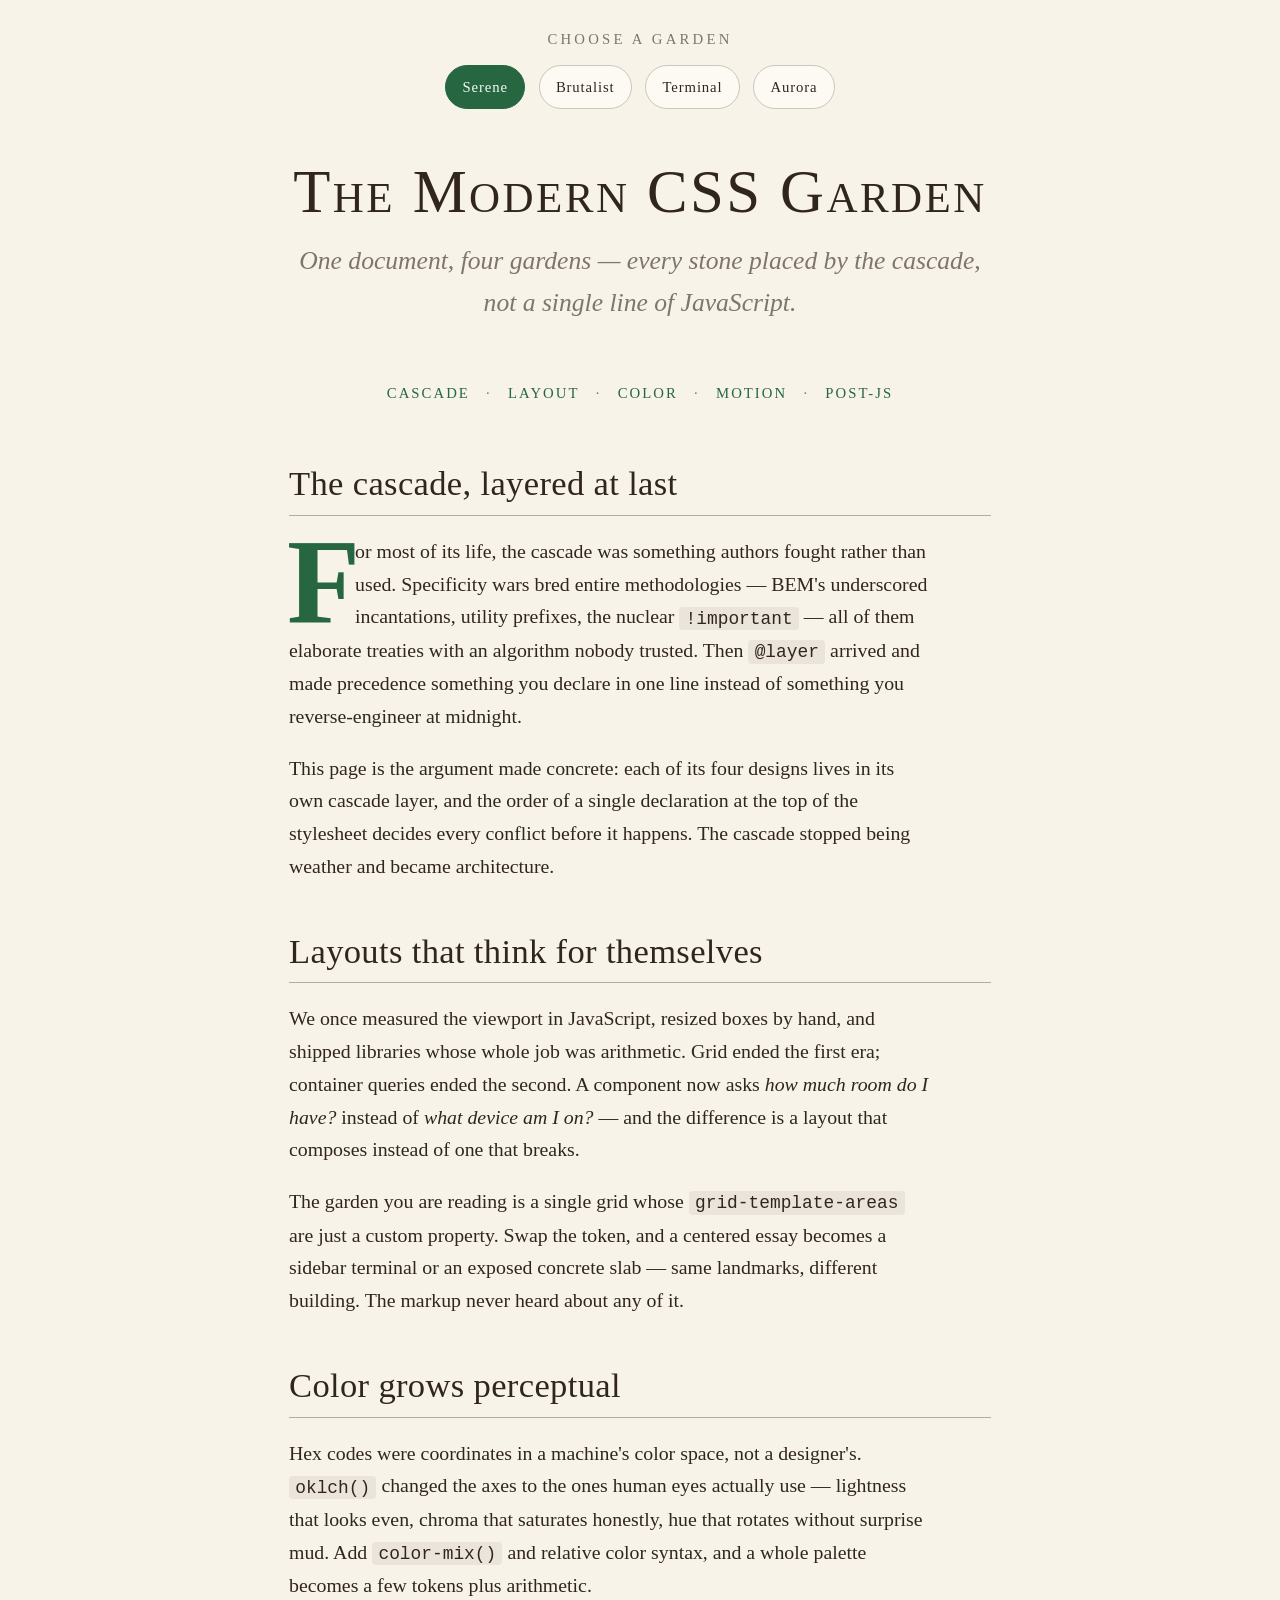
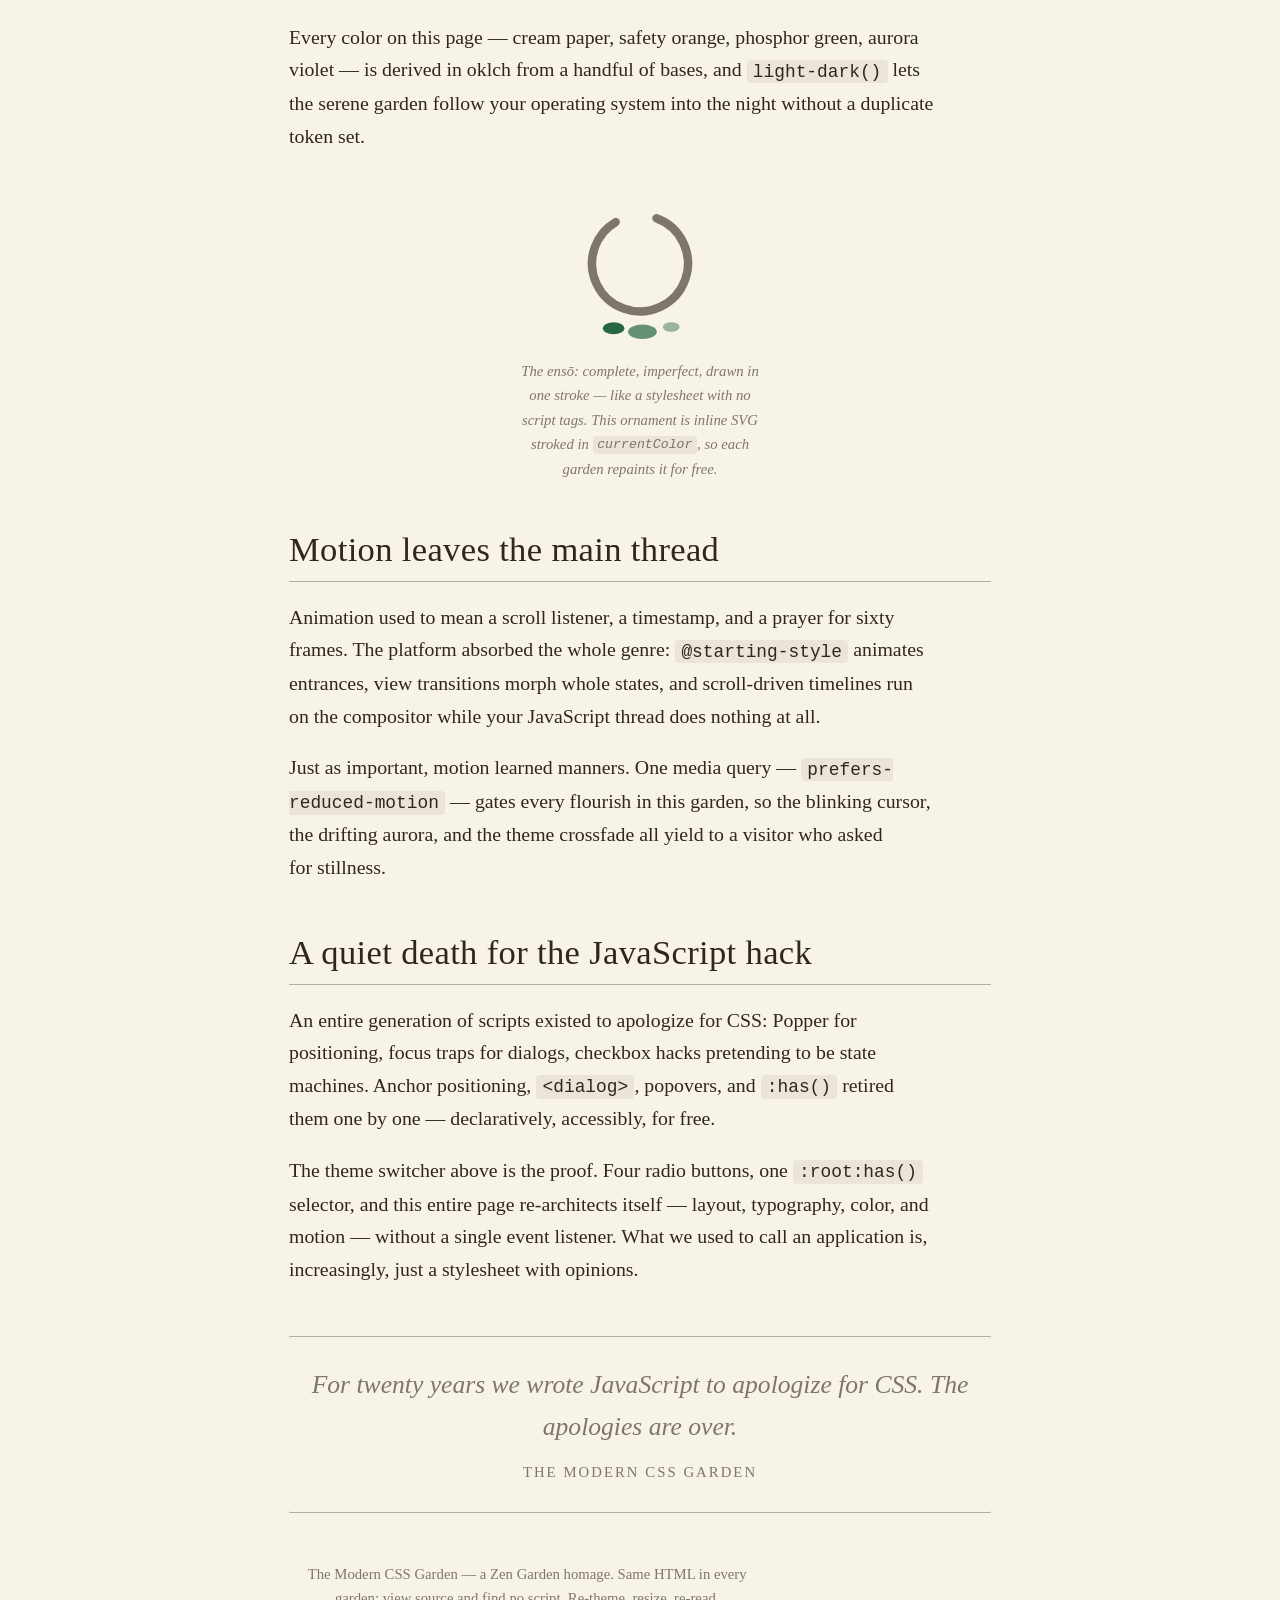
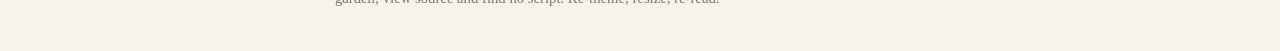
<file: .agents/skills/modern-css/examples/04-zen-garden.html>
<!doctype html>
<!--
  ═══════════════════════════════════════════════════════════════════════════
  THE MODERN CSS GARDEN — a homage to the CSS Zen Garden
  ═══════════════════════════════════════════════════════════════════════════

  CONCEPT
    One semantic HTML document. Four complete, radically different designs.
    Zero JavaScript. The markup below never changes — every theme re-derives
    the entire visual identity (layout structure, type scale, color system,
    motion language) from design tokens flipped by a pure-CSS radio switcher.

  HOW THE SWITCHER WORKS (the point of this demo)
    · A <fieldset> of 4 radio inputs, visually styled as theme chips.
      Radios give us keyboard support (arrow keys move within the group,
      Tab enters/leaves it) and state for free — no click handlers.
    · Theme activation:  :root:has(#theme-x:checked) { …token overrides… }
      Because :has() can see the checked radio from the root, checking a chip
      re-scopes every custom property on :root. Themes override tokens AND
      structural presentation: --page-cols / --page-areas feed
      grid-template-columns / grid-template-areas on <body>, so the SAME
      landmarks land in wholly different page architectures (centered column,
      exposed 2-col grid, sidebar-nav terminal, glass asymmetric split).
    · Each theme lives in its own cascade sub-layer
      (@layer themes.serene / .brutalist / .terminal / .aurora) so source
      order inside a theme never fights another theme — layer order rules.

  GRACEFUL DEGRADATION STRATEGY
    Serene IS the default: its tokens live unguarded on :root in @layer
    tokens, and the base/layout layers render it with Tier-A features only.
    A browser with no :has() support drops every :root:has(...) rule at parse
    time and simply shows the Serene essay — a complete, polished page.
    Radios still toggle (natively) but change nothing; nothing breaks.

  WHY NO VIEW TRANSITIONS
    A full cross-fade snapshot would need exactly one line of JS —
    document.startViewTransition(() => radio.checked = true) — because the
    View Transitions API is imperative for same-document changes. We omit it
    deliberately to stay 100% CSS. Instead the theme swap itself animates:
    interpolable tokens (colors, radii, shadows) transition smoothly, and
    discrete properties (grid-template-areas, font-family) swap at the 50%
    midpoint of the same crossfade via `transition-behavior: allow-discrete`,
    so layout + typography flip in the middle of the color fade. See
    @layer motion below.

  FEATURE LIST (tiers per references/feature-support.md, 2026-07)
    Tier A — used unguarded
      · Grid + grid-template-areas driven by custom properties
      · :has() theme scoping (:root:has(input:checked))
      · @layer with nested sub-layers (themes.serene …)
      · Native nesting, :is()/:where()
      · oklch(), color-mix(in oklch), relative color syntax*
      · Logical properties throughout (inline-size, margin-block, inset-*)
      · clamp() fluid type + space scales; lh units
      · conic-/radial-gradient (in oklch), backdrop-filter
      · dvh viewport units, overscroll/touch-action, scroll-margin
      · :focus-visible, accent-color, scrollbar-color, ::marker, ::selection
      · prefers-reduced-motion / prefers-color-scheme / forced-colors
    Tier B — default, degrade to lost polish only
      · light-dark() + color-scheme per theme
      · @property (typed, animatable --aurora-angle)
      · transition-behavior: allow-discrete (discrete-prop crossfade)
      · text-wrap: balance / pretty
      · contrast-color() (::selection, behind @supports with fallback)
      · content alt text  content: "…" / ""
    Tier C — @supports-guarded enhancements with working fallbacks
      · initial-letter drop cap (fallback: floated ::first-letter)
      · corner-shape: squircle (fallback: border-radius)
      · prefers-reduced-transparency (fallback: opaque panels)

  ACCESSIBILITY
    Landmarks: header/nav/main/aside/footer + article/sections. Radio group
    is a real fieldset+legend; chips show :focus-visible rings; hit targets
    ≥44px; all motion (blink, marquee, aurora drift, crossfade) is gated
    behind prefers-reduced-motion: no-preference; contrast ≥4.5:1 per theme.

  Zero external resources. Zero <script> tags. View source — this is it.
  ═══════════════════════════════════════════════════════════════════════════
-->
<html lang="en">
<head>
<meta charset="utf-8">
<meta name="viewport" content="width=device-width, initial-scale=1, viewport-fit=cover">
<title>The Modern CSS Garden — one document, four designs, zero JavaScript</title>
<style>
/* ════════════════════════════════════════════════════════════════════
   1 · LAYER ORDER — declared up front; later layers always win.
   Themes get nested sub-layers so each design is self-contained.
   ════════════════════════════════════════════════════════════════════ */
@layer reset, tokens, base, layout, switcher, themes, motion, responsive, a11y;
@layer themes { @layer serene, brutalist, terminal, aurora; }

/* Typed, animatable token for Aurora's drifting gradient (Tier B).
   Without @property support the animation simply doesn't run — the
   gradient still renders from the static fallback value on :root. */
@property --aurora-angle {
  syntax: "<angle>";
  inherits: true;
  initial-value: 40deg;
}

/* ════════════════════════════════════════════════════════════════════
   2 · RESET
   ════════════════════════════════════════════════════════════════════ */
@layer reset {
  *, *::before, *::after { box-sizing: border-box; }
  * { margin: 0; }
  img, picture, video, canvas, svg { display: block; max-inline-size: 100%; }
  input, button, textarea, select { font: inherit; }
  p, h1, h2, h3, h4, blockquote { overflow-wrap: break-word; }
}

/* ════════════════════════════════════════════════════════════════════
   3 · TOKENS — these ARE the Serene theme. Serene is the default so a
   browser without :has() (which drops every :root:has() rule at parse
   time) still gets a finished, elegant page. Every other theme is a
   token override under a :has() scope.
   ════════════════════════════════════════════════════════════════════ */
@layer tokens {
  :root {
    /* Serene respects the OS scheme: cream paper by day, warm ink by night. */
    color-scheme: light dark;

    /* ---- color: one warm hue, everything derived in oklch ---- */
    --hue: 85;
    --surface:        light-dark(oklch(96.5% 0.014 var(--hue)), oklch(21% 0.014 var(--hue)));
    --surface-raised: light-dark(oklch(98.5% 0.008 var(--hue)), oklch(25% 0.016 var(--hue)));
    --text:           light-dark(oklch(28% 0.022 60),           oklch(90% 0.016 var(--hue)));
    --text-muted:     color-mix(in oklch, var(--text) 58%, var(--surface));
    --accent:         light-dark(oklch(46% 0.09 155),           oklch(76% 0.10 155));
    --on-accent:      light-dark(oklch(98% 0.01 155),           oklch(22% 0.04 155));
    --border:         color-mix(in oklch, var(--text) 20%, var(--surface));
    --hairline:       color-mix(in oklch, var(--text) 32%, var(--surface));

    /* ---- type: system serif stack, fluid modular scale ---- */
    --font-body: "Iowan Old Style", "Palatino Linotype", "Book Antiqua",
                 Palatino, Georgia, "Times New Roman", serif;
    --font-head: var(--font-body);
    --step--1: clamp(0.83rem, 0.80rem + 0.15vw, 0.94rem);
    --step-0:  clamp(1.06rem, 1.00rem + 0.30vw, 1.25rem);
    --step-1:  clamp(1.30rem, 1.20rem + 0.50vw, 1.62rem);
    --step-2:  clamp(1.62rem, 1.44rem + 0.90vw, 2.18rem);
    --step-3:  clamp(2.30rem, 1.80rem + 2.50vw, 3.90rem);
    --leading: 1.65;
    --head-weight: 500;
    --head-transform: none;
    --head-spacing: 0.01em;

    /* ---- space, shape, depth ---- */
    --space:   clamp(1rem, 0.5rem + 1.5vw, 1.75rem);
    --space-l: calc(var(--space) * 1.8);
    --radius:  3px;
    --shadow:  0 1px 2px oklch(30% 0.02 var(--hue) / 0.06),
               0 10px 30px oklch(30% 0.02 var(--hue) / 0.08);
    --panel-bg: transparent;              /* Serene panels are bare paper  */
    --panel-border: transparent;
    --panel-pad: 0px;

    /* ---- structure: the whole page architecture is two tokens ----
       Serene = a single centered reading column with generous gutters. */
    --page-cols: minmax(var(--space), 1fr)
                 min(100% - 2 * var(--space), 44rem)
                 minmax(var(--space), 1fr);
    --page-areas:
      ". switch ."
      ". header ."
      ". nav    ."
      ". main   ."
      ". aside  ."
      ". footer .";
    --row-gap: var(--space-l);
    --col-gap: 0px;

    /* ---- Serene drop cap, expressed as tokens so other themes can
       switch it off without re-declaring the ::first-letter rule ---- */
    --dropcap-float: inline-start;
    --dropcap-size: 3.4em;
    --dropcap-initial: 3;

    /* Aurora's angle needs a fallback where @property is unsupported. */
    --aurora-angle: 40deg;

    accent-color: var(--accent);
  }
}

/* ════════════════════════════════════════════════════════════════════
   4 · BASE — typography, prose, shared element styling. Token-driven,
   so themes restyle almost everything without touching these rules.
   ════════════════════════════════════════════════════════════════════ */
@layer base {
  body {
    background: var(--surface);
    color: var(--text);
    font-family: var(--font-body);
    font-size: var(--step-0);
    line-height: var(--leading);
    -webkit-font-smoothing: antialiased;
    scrollbar-color: var(--hairline) transparent;
  }

  h1, h2, h3 {
    font-family: var(--font-head);
    font-weight: var(--head-weight);
    text-transform: var(--head-transform);
    letter-spacing: var(--head-spacing);
    line-height: 1.12;
    text-wrap: balance;
  }
  h1 { font-size: var(--step-3); }
  h2 { font-size: var(--step-2); }
  h3 { font-size: var(--step-1); }

  p, li, figcaption, blockquote { text-wrap: pretty; }
  p { max-inline-size: 65ch; }

  a {
    color: var(--accent);
    text-decoration-thickness: 0.07em;
    text-underline-offset: 0.18em;
    text-decoration-skip-ink: all;
    touch-action: manipulation;
  }

  code {
    font-family: ui-monospace, "Cascadia Code", Menlo, Consolas, monospace;
    font-size: 0.9em;
    background: color-mix(in oklch, var(--text) 7%, transparent);
    padding: 0.1em 0.35em;
    border-radius: calc(var(--radius) + 1px);
  }

  ::selection { background: var(--accent); color: var(--on-accent); }
  /* Tier B upgrade: let the browser compute selection legibility. */
  @supports (color: contrast-color(red)) {
    ::selection { color: contrast-color(var(--accent)); }
  }

  /* Smooth in-page nav jumps, motion-gated; landing offset for anchors. */
  @media (prefers-reduced-motion: no-preference) {
    html { scroll-behavior: smooth; }
  }
  section[id] { scroll-margin-block-start: calc(var(--space) * 3); }

  /* ---- Drop cap (Serene's signature; other themes zero the tokens).
     Tier A fallback: floated, enlarged ::first-letter.
     Tier C upgrade: real initial-letter, unprefixed + -webkit-. ---- */
  article section:first-of-type > p:first-of-type::first-letter {
    float: var(--dropcap-float);
    font-size: var(--dropcap-size);
    line-height: 0.82;
    padding-inline-end: 0.09em;
    font-weight: 600;
    color: var(--accent);
  }
  @supports ((initial-letter: 3) or (-webkit-initial-letter: 3)) {
    article section:first-of-type > p:first-of-type::first-letter {
      float: none;
      font-size: inherit;
      padding-inline-end: 0.12em;
      -webkit-initial-letter: var(--dropcap-initial);
      initial-letter: var(--dropcap-initial);
    }
  }

  /* Figure ornament inherits currentColor → recolors itself per theme. */
  figure {
    text-align: center;
    color: var(--text-muted);
    & svg { margin-inline: auto; inline-size: min(9rem, 40%); }
    & .enso-stroke { stroke: currentColor; }
    & .enso-stone  { fill: var(--accent); }
    & figcaption {
      font-size: var(--step--1);
      font-style: italic;
      max-inline-size: 34ch;
      margin-inline: auto;
      margin-block-start: calc(var(--space) / 2);
    }
  }

  footer {
    font-size: var(--step--1);
    color: var(--text-muted);
  }
}

/* ════════════════════════════════════════════════════════════════════
   5 · LAYOUT — one grid, addressed by named areas. Which architecture
   those areas form is entirely up to the current theme's two structure
   tokens. Same markup, different building.
   ════════════════════════════════════════════════════════════════════ */
@layer layout {
  body {
    min-block-size: 100dvh;
    display: grid;
    grid-template-columns: var(--page-cols);
    grid-template-areas: var(--page-areas);
    gap: var(--row-gap) var(--col-gap);
    align-content: start;
    align-items: start;
    padding-block: var(--space) var(--space-l);
    /* honor notches / home bars */
    padding-inline: env(safe-area-inset-left) env(safe-area-inset-right);
  }

  .theme-switch  { grid-area: switch; }
  .site-header   { grid-area: header; }
  .site-nav      { grid-area: nav; }
  main           { grid-area: main; }
  .pull-quote    { grid-area: aside; }
  .site-footer   { grid-area: footer; }

  /* Shared "panel" chrome — invisible in Serene (tokens transparent),
     becomes bordered blocks / glass / ASCII frames in other themes. */
  main, .pull-quote, .site-nav, .theme-switch {
    background: var(--panel-bg);
    border: 1px solid var(--panel-border);
    border-radius: var(--radius);
    padding: var(--panel-pad);
  }

  .site-header {
    text-align: center;
    & .tagline {
      margin-block-start: calc(var(--space) / 2);
      margin-inline: auto;
      color: var(--text-muted);
      font-style: italic;
      font-size: var(--step-1);
    }
  }

  .site-nav ul {
    list-style: none;
    padding: 0;
    display: flex;
    flex-wrap: wrap;
    justify-content: center;
    gap: 0.35em 1.1em;
    font-size: var(--step--1);
    letter-spacing: 0.14em;
    text-transform: uppercase;
  }
  .site-nav a { text-decoration: none; padding-block: 0.5em; display: inline-block; }
  .site-nav a:hover { text-decoration: underline; }
  /* Serene separator dots — other themes override nav wholesale. */
  .site-nav li + li::before {
    content: "·";
    margin-inline-end: 1.1em;
    color: var(--text-muted);
  }

  article section + section { margin-block-start: var(--space-l); }
  article section > * + * { margin-block-start: calc(var(--space) * 0.7); }
  article h2 {
    padding-block-end: 0.35em;
    border-block-end: 1px solid var(--hairline);  /* Serene hairline rule */
  }
  article figure { margin-block: var(--space-l); }

  .pull-quote {
    text-align: center;
    font-size: var(--step-1);
    font-style: italic;
    color: var(--text-muted);
    padding-block: var(--space);
    border-block: 1px solid var(--hairline);      /* Serene hairlines */
    & cite { display: block; font-size: var(--step--1); font-style: normal;
             letter-spacing: 0.14em; text-transform: uppercase;
             margin-block-start: 0.8em; }
  }

  .site-footer { text-align: center; }
}

/* ════════════════════════════════════════════════════════════════════
   6 · SWITCHER — four radios dressed as chips. The inputs stay real
   (and focusable): they are visually clipped, and the chip label paints
   checked + focus-visible state via :has(). Arrow keys change theme.
   ════════════════════════════════════════════════════════════════════ */
@layer switcher {
  .theme-switch {
    border: none;
    text-align: center;
  }
  .theme-switch legend {
    font-size: var(--step--1);
    letter-spacing: 0.22em;
    text-transform: uppercase;
    color: var(--text-muted);
    margin-inline: auto;
    padding-block-end: calc(var(--space) / 2);
  }
  .theme-switch .chips {
    display: flex;
    flex-wrap: wrap;
    justify-content: center;
    gap: calc(var(--space) / 2);
  }
  .chip {
    position: relative;
    display: inline-flex;
    align-items: center;
    min-block-size: 44px;               /* hit target */
    padding: 0.45em 1.1em;
    border: 1px solid var(--border);
    border-radius: 999px;
    background: var(--surface-raised);
    cursor: pointer;
    user-select: none;
    touch-action: manipulation;
    font-size: var(--step--1);
    letter-spacing: 0.06em;
  }
  /* Visually hidden, still focusable — keyboard flows through the group. */
  .chip input {
    position: absolute;
    inline-size: 1px;
    block-size: 1px;
    opacity: 0;
    margin: 0;
  }
  .chip:has(input:checked) {
    background: var(--accent);
    border-color: var(--accent);
    color: var(--on-accent);
  }
  .chip:has(input:focus-visible) {
    outline: 3px solid var(--accent);
    outline-offset: 3px;
  }
  @media (hover: hover) and (pointer: fine) {
    .chip:not(:has(input:checked)):hover {
      border-color: var(--accent);
      color: var(--accent);
    }
  }
}

/* ════════════════════════════════════════════════════════════════════
   7 · THEMES
   ════════════════════════════════════════════════════════════════════ */
@layer themes {

  /* ──────────────────────────────────────────────────────────────────
     7a · SERENE — already the default (tokens/base/layout above).
     This sub-layer only adds flourishes that later theme sub-layers
     are free to override by cascade-layer order.
     ────────────────────────────────────────────────────────────────── */
  @layer serene {
    .site-header h1 {
      font-variant-caps: small-caps;
      letter-spacing: 0.04em;
    }
    article p { hyphens: auto; }
  }

  /* ──────────────────────────────────────────────────────────────────
     7b · BRUTALIST — stark black/white/one-accent, massive uppercase
     type, thick borders, offset hard shadows, exposed grid paper,
     marquee-energy tagline (reduced-motion-safe: it simply stands
     still). light-dark() flips it to white-on-black for dark-scheme
     users — brutalism respects your OS too.
     ────────────────────────────────────────────────────────────────── */
  @layer brutalist {
    :root:has(#theme-brutalist:checked) {
      --surface:        light-dark(oklch(98.5% 0 0), oklch(13% 0 0));
      --surface-raised: var(--surface);
      --text:           light-dark(oklch(13% 0 0), oklch(97% 0 0));
      --text-muted:     var(--text);              /* no soft grays here   */
      --accent:         oklch(66% 0.23 33);       /* one safety-orange    */
      --on-accent:      oklch(13% 0 0);
      --border:         var(--text);
      --hairline:       var(--text);

      --font-body: "Helvetica Neue", Helvetica, Arial, system-ui, sans-serif;
      --font-head: var(--font-body);
      --step-3: clamp(2.6rem, 1.2rem + 7vw, 6.4rem);   /* MASSIVE h1 */
      --step-2: clamp(1.7rem, 1.2rem + 2.4vw, 3.2rem);
      --leading: 1.45;
      --head-weight: 900;
      --head-transform: uppercase;
      --head-spacing: -0.015em;

      --radius: 0px;
      --shadow: 0.55rem 0.55rem 0 var(--text);    /* offset hard shadow  */
      --panel-bg: var(--surface);
      --panel-border: var(--text);
      --panel-pad: var(--space);

      /* Structure: full-bleed header/footer bands, essay + quote side
         by side on an exposed grid. Same landmarks, new architecture. */
      --page-cols: var(--space) minmax(0, 7fr) minmax(0, 4fr) var(--space);
      --page-areas:
        ".      switch switch ."
        "header header header header"
        ".      nav    nav    ."
        ".      main   aside  ."
        "footer footer footer footer";
      --row-gap: var(--space);
      --col-gap: var(--space);

      /* kill the Serene drop cap via its own tokens */
      --dropcap-float: none;
      --dropcap-size: 1em;
      --dropcap-initial: normal;
    }

    :root:has(#theme-brutalist:checked) body {
      /* the grid, exposed */
      background-image:
        linear-gradient(to right,
          color-mix(in oklch, var(--text) 9%, transparent) 1px, transparent 1px),
        linear-gradient(to bottom,
          color-mix(in oklch, var(--text) 9%, transparent) 1px, transparent 1px);
      background-size: 3rem 3rem;
    }

    :root:has(#theme-brutalist:checked) {
      & .site-header {
        text-align: start;
        background: var(--accent);
        color: var(--on-accent);
        border-block: 4px solid var(--text);
        padding: var(--space-l) var(--space);
      }
      & .site-header h1 { font-variant-caps: normal; }

      /* tagline becomes a marquee-energy ticker — motion-gated, so
         reduced-motion users get a bold static banner instead */
      & .site-header .tagline {
        font-style: normal;
        font-weight: 700;
        text-transform: uppercase;
        letter-spacing: 0.08em;
        color: var(--on-accent);
        max-inline-size: none;
        overflow: clip;
        white-space: nowrap;
      }
      @media (prefers-reduced-motion: no-preference) {
        & .site-header .tagline span {
          display: inline-block;
          padding-inline-start: 100%;
          animation: ticker 16s linear infinite;
        }
      }

      & .site-nav { border: 4px solid var(--text); box-shadow: var(--shadow); }
      & .site-nav ul { justify-content: space-between; font-weight: 900; }
      & .site-nav li + li::before { content: none; }
      & .site-nav a { color: var(--text); padding: 0.5em 0.6em; }
      & .site-nav a:hover {
        background: var(--text);
        color: var(--surface);
        text-decoration: none;
      }

      & main, & .pull-quote { border-width: 4px; box-shadow: var(--shadow); }
      & article h2 {
        border-block-end-width: 4px;
        background: var(--text);
        color: var(--surface);
        padding: 0.15em 0.35em;
      }
      & .pull-quote {
        font-style: normal;
        font-weight: 900;
        text-transform: uppercase;
        text-align: start;
        font-size: var(--step-2);
        line-height: 1.15;
        background: var(--accent);
        color: var(--on-accent);
        border-block: 4px solid var(--text);
        position: sticky;
        inset-block-start: var(--space);
      }
      & figure { color: var(--text); }
      & .site-footer {
        border-block-start: 4px solid var(--text);
        padding: var(--space);
        text-align: start;
        text-transform: uppercase;
        letter-spacing: 0.1em;
      }
      & .chip { border-width: 3px; border-radius: 0; font-weight: 900;
                text-transform: uppercase; }
      & .chip:has(input:checked) { box-shadow: 0.3rem 0.3rem 0 var(--text); }
    }
  }

  /* ──────────────────────────────────────────────────────────────────
     7c · TERMINAL — green-on-black monospace. Pins color-scheme: dark
     (a CRT has no light mode) so native UI matches. Scanline overlay,
     ASCII box-drawing frames via ::before/::after content (with empty
     alt text so screen readers skip the ornament), blinking cursor
     gated behind no-preference, nav re-imagined as a command list in
     a sidebar grid area.
     ────────────────────────────────────────────────────────────────── */
  @layer terminal {
    :root:has(#theme-terminal:checked) {
      color-scheme: dark;                          /* sensible pin */
      --surface:        oklch(16% 0.02 150);
      --surface-raised: oklch(20% 0.03 150);
      --text:           oklch(83% 0.15 148);       /* phosphor green */
      --text-muted:     oklch(62% 0.10 148);
      --accent:         oklch(87% 0.17 120);       /* brighter chartreuse */
      --on-accent:      oklch(15% 0.03 148);
      --border:         color-mix(in oklch, var(--text) 45%, var(--surface));
      --hairline:       color-mix(in oklch, var(--text) 30%, var(--surface));

      --font-body: ui-monospace, "Cascadia Code", "JetBrains Mono",
                   Menlo, Consolas, "Liberation Mono", monospace;
      --font-head: var(--font-body);
      --step-3: clamp(1.5rem, 1.2rem + 1.6vw, 2.5rem);  /* terminals are humble */
      --step-2: clamp(1.15rem, 1rem + 0.8vw, 1.6rem);
      --step-1: clamp(1rem, 0.95rem + 0.3vw, 1.2rem);
      --step-0: clamp(0.92rem, 0.88rem + 0.2vw, 1.05rem);
      --leading: 1.7;
      --head-weight: 700;
      --head-transform: lowercase;
      --head-spacing: 0;

      --radius: 0px;
      --shadow: 0 0 1.2rem oklch(80% 0.15 148 / 0.12);  /* phosphor glow */
      --panel-bg: oklch(14% 0.015 150 / 0.6);
      --panel-border: var(--border);
      --panel-pad: var(--space);

      /* Structure: persistent command-list sidebar, content beside it. */
      --page-cols: minmax(var(--space), 1fr) 15rem minmax(0, 48rem)
                   minmax(var(--space), 1fr);
      --page-areas:
        ". switch switch ."
        ". header header ."
        ". nav    main   ."
        ". nav    aside  ."
        ". footer footer .";
      --row-gap: var(--space);
      --col-gap: var(--space);

      --dropcap-float: none;
      --dropcap-size: 1em;
      --dropcap-initial: normal;
    }

    :root:has(#theme-terminal:checked) body::after {
      /* CRT scanlines + vignette. Fixed, inert, purely decorative. */
      content: "";
      position: fixed;
      inset: 0;
      pointer-events: none;
      background:
        repeating-linear-gradient(to bottom,
          transparent 0 2px,
          oklch(80% 0.15 148 / 0.035) 2px 3px),
        radial-gradient(ellipse at center,
          transparent 60%, oklch(5% 0.01 150 / 0.5));
    }

    :root:has(#theme-terminal:checked) {
      & h1, & h2 { text-shadow: 0 0 0.5rem oklch(83% 0.15 148 / 0.45); }

      & .site-header { text-align: start; }
      & .site-header h1 { font-variant-caps: normal; }
      & .site-header h1::before { content: "~/garden $ cat "; color: var(--text-muted); }
      & .site-header h1::after {
        content: "▮";
        margin-inline-start: 0.18em;
        color: var(--accent);
      }
      @media (prefers-reduced-motion: no-preference) {
        & .site-header h1::after { animation: blink 1.1s steps(2, jump-none) infinite; }
      }
      & .site-header .tagline {
        font-style: normal;
        font-size: var(--step-0);
        margin-inline: 0;
        &::before { content: "# "; color: var(--text-muted); }
      }

      /* nav = command list, pinned in its sidebar area */
      & .site-nav {
        position: sticky;
        inset-block-start: var(--space);
      }
      & .site-nav::before {
        content: "┌─[ index ]─────┐" / "";
        display: block;
        color: var(--text-muted);
        margin-block-end: 0.6em;
      }
      & .site-nav::after {
        content: "└───────────────┘" / "";
        display: block;
        color: var(--text-muted);
        margin-block-start: 0.6em;
      }
      & .site-nav ul {
        flex-direction: column;
        align-items: stretch;
        gap: 0.15em;
        text-transform: lowercase;
        letter-spacing: 0;
        font-size: var(--step-0);
      }
      & .site-nav li + li::before { content: none; }
      & .site-nav a { color: var(--text); display: block; padding: 0.35em 0.4em; }
      & .site-nav a::before { content: "$ cd ./"; color: var(--text-muted); }
      & .site-nav a:hover {
        background: var(--text);
        color: var(--surface);
        text-decoration: none;
        &::before { color: var(--surface); }
      }

      & article h2 { border-block-end-style: dashed; }
      & article h2::before { content: "## "; color: var(--text-muted); }
      & code { background: var(--surface-raised); color: var(--accent); }

      /* ASCII-framed pull quote */
      & .pull-quote {
        text-align: start;
        font-style: normal;
        border-block: none;
        color: var(--text);
        &::before { content: "╔═══[ stdout ]═══╗" / ""; display: block;
                    color: var(--text-muted); margin-block-end: 0.6em; }
        &::after  { content: "╚════════════════╝" / ""; display: block;
                    color: var(--text-muted); margin-block-start: 0.6em; }
        & cite::before { content: "-- "; }
      }

      & figure { color: var(--text-muted); }
      & .site-footer { text-align: start; }
      & .site-footer p::before { content: "exit 0  # "; color: var(--text-muted); }

      & .chip { border-radius: 0; background: transparent; }
      & .chip:has(input:checked) { box-shadow: var(--shadow); }
    }
  }

  /* ──────────────────────────────────────────────────────────────────
     7d · AURORA — glassmorphic dark luxury. Animated oklch aurora
     (conic + radial gradients, hue driven by the typed --aurora-angle
     @property, motion-gated), backdrop-filter glass panels, squircle
     corners behind @supports, glow shadows. color-scheme pinned dark —
     glass needs a night sky behind it.
     ────────────────────────────────────────────────────────────────── */
  @layer aurora {
    :root:has(#theme-aurora:checked) {
      color-scheme: dark;
      --surface:        oklch(15% 0.035 285);
      --surface-raised: oklch(24% 0.05 290 / 0.5);
      --text:           oklch(93% 0.02 300);
      --text-muted:     oklch(74% 0.035 295);
      --accent:         oklch(78% 0.13 195);       /* ice cyan */
      --on-accent:      oklch(16% 0.04 220);
      --border:         oklch(95% 0.04 300 / 0.22);
      --hairline:       oklch(95% 0.04 300 / 0.16);

      --font-body: system-ui, -apple-system, "Segoe UI", Roboto,
                   "Helvetica Neue", sans-serif;
      --font-head: var(--font-body);
      --step-3: clamp(2.2rem, 1.5rem + 3vw, 4rem);
      --leading: 1.6;
      --head-weight: 250;                          /* variable-font light */
      --head-transform: none;
      --head-spacing: 0.02em;

      --radius: 1.4rem;
      --shadow: 0 0 0 1px oklch(95% 0.05 300 / 0.06),
                0 1rem 3rem oklch(5% 0.05 290 / 0.5),
                0 0 4rem oklch(60% 0.18 300 / 0.18);   /* the glow */
      --panel-bg: oklch(26% 0.05 290 / 0.34);
      --panel-border: var(--border);
      --panel-pad: var(--space-l);

      /* Structure: floating glass nav bar, wide essay + narrow floating
         quote card. */
      --page-cols: minmax(var(--space), 1fr) minmax(0, 42rem)
                   minmax(0, 20rem) minmax(var(--space), 1fr);
      --page-areas:
        ". switch switch ."
        ". nav    nav    ."
        ". header header ."
        ". main   aside  ."
        ". footer footer .";
      --row-gap: var(--space-l);
      --col-gap: var(--space);

      --dropcap-float: none;
      --dropcap-size: 1em;
      --dropcap-initial: normal;
    }

    :root:has(#theme-aurora:checked) body {
      /* The aurora: layered radials over a slowly turning conic field,
         all interpolated in oklch so midpoints never go muddy. The
         conic's from-angle is the registered --aurora-angle, animated
         below — @property makes the custom property itself tweenable. */
      background:
        radial-gradient(55rem 38rem at 12% 8%,
          oklch(45% 0.17 305 / 0.5), transparent 68%),
        radial-gradient(48rem 34rem at 88% 18%,
          oklch(58% 0.15 200 / 0.4), transparent 68%),
        radial-gradient(42rem 42rem at 55% 105%,
          oklch(50% 0.17 160 / 0.35), transparent 70%),
        conic-gradient(from var(--aurora-angle) at 50% 40% in oklch,
          oklch(19% 0.06 285), oklch(15% 0.05 230),
          oklch(18% 0.07 320), oklch(19% 0.06 285)),
        var(--surface);
      background-attachment: fixed;
    }
    @media (prefers-reduced-motion: no-preference) {
      :root:has(#theme-aurora:checked) body {
        animation: aurora-drift 48s linear infinite;
      }
    }

    :root:has(#theme-aurora:checked) {
      /* Glass panels. Frosting is polish, not function — no guard
         needed; browsers without backdrop-filter show the same
         translucent fill a touch less frosted. */
      & main, & .pull-quote, & .site-nav, & .theme-switch {
        backdrop-filter: blur(18px) saturate(1.5);
      }
      /* Respect users who ask for less transparency (Tier C media). */
      @media (prefers-reduced-transparency: reduce) {
        & main, & .pull-quote, & .site-nav, & .theme-switch {
          background: oklch(22% 0.04 290);
          backdrop-filter: none;
        }
      }

      & main, & .pull-quote { box-shadow: var(--shadow); }

      & .site-nav {
        position: sticky;
        inset-block-start: var(--space);
        z-index: 1;
        padding: calc(var(--space) / 2) var(--space);
        border-radius: 999px;
      }
      & .site-nav ul { text-transform: none; letter-spacing: 0.03em;
                       font-size: var(--step-0); gap: 0.35em 1.6em; }
      & .site-nav li + li::before { content: none; }
      & .site-nav a { color: var(--text); }
      & .site-nav a:hover { color: var(--accent); text-decoration: none; }

      & .site-header h1 {
        font-variant-caps: normal;
        /* aurora-filled headline */
        background: linear-gradient(100deg in oklch,
          oklch(88% 0.09 305), oklch(85% 0.11 200), oklch(87% 0.10 160));
        background-clip: text;
        color: transparent;
      }
      & .site-header .tagline { font-style: normal; font-weight: 300; }

      & article h2 { border-block-end: none; color: var(--accent);
                     font-weight: 350; }
      & .pull-quote {
        border-block: none;
        font-style: normal;
        font-weight: 250;
        font-size: var(--step-1);
        color: var(--text);
        position: sticky;
        inset-block-start: calc(var(--space) * 4);
      }
      & code { background: oklch(95% 0.05 300 / 0.1); }

      & .chip { background: var(--panel-bg); border-color: var(--border); }
      & .chip:has(input:checked) {
        background: var(--accent);
        box-shadow: 0 0 1.5rem oklch(78% 0.13 195 / 0.5);
      }

      /* Tier C: squircle corners where supported; border-radius is the
         universal fallback baked into every panel already. */
      @supports (corner-shape: squircle) {
        & main, & .pull-quote, & .theme-switch {
          corner-shape: squircle;
          border-radius: calc(var(--radius) * 1.6);
        }
      }
    }
  }
}

/* ════════════════════════════════════════════════════════════════════
   8 · MOTION — the theme swap itself is the transition. Interpolable
   tokens (colors, radius, shadows) crossfade; discrete properties
   (grid-template-areas, font-family, grid-template-columns with
   mismatched track counts) flip at the 50% midpoint of the same fade
   thanks to `allow-discrete` — so the page restructures mid-crossfade.
   This is the pure-CSS stand-in for a View Transition (see header
   comment for the one JS line we deliberately refuse to write).
   Everything here is inside no-preference; reduced-motion swaps
   instantly.
   ════════════════════════════════════════════════════════════════════ */
@layer motion {
  @media (prefers-reduced-motion: no-preference) {
    body {
      transition:
        background-color 0.6s ease,
        color 0.6s ease,
        grid-template-columns 0.6s ease,
        grid-template-areas 0.6s allow-discrete,
        font-family 0.6s allow-discrete;
    }
    main, .pull-quote, .site-nav, .site-header, .site-footer, .theme-switch,
    .chip, article h2, code {
      transition:
        background-color 0.6s ease,
        color 0.6s ease,
        border-color 0.6s ease,
        border-radius 0.6s ease,
        box-shadow 0.6s ease,
        text-shadow 0.6s ease;
    }
  }
}

@keyframes ticker       { to { translate: -100% 0; } }
@keyframes blink        { 50% { opacity: 0; } }
@keyframes aurora-drift { to { --aurora-angle: 400deg; } }

/* ════════════════════════════════════════════════════════════════════
   9 · RESPONSIVE — below reading width, every theme collapses to one
   stacked column. This layer sits after `themes`, so a plain :root
   rule outranks all four :has() scopes — layer order beats
   specificity, which is exactly why the themes live in layers.
   ════════════════════════════════════════════════════════════════════ */
@layer responsive {
  @media (max-width: 52rem) {
    :root {
      --page-cols: minmax(0, 1fr);
      --page-areas: "switch" "header" "nav" "main" "aside" "footer";
      --col-gap: 0px;
    }
    body { padding-inline: max(var(--space), env(safe-area-inset-left))
                           max(var(--space), env(safe-area-inset-right)); }
    .site-nav, .pull-quote { position: static; }
  }
}

/* ════════════════════════════════════════════════════════════════════
   10 · A11Y — last layer, wins over everything below it.
   ════════════════════════════════════════════════════════════════════ */
@layer a11y {
  :focus-visible {
    outline: 3px solid var(--accent);
    outline-offset: 3px;
  }
  /* Belt-and-suspenders kill switch: all decorative motion above is
     already gated behind no-preference; this catches anything missed. */
  @media (prefers-reduced-motion: reduce) {
    *, *::before, *::after {
      animation-duration: 0.01ms !important;
      animation-iteration-count: 1 !important;
      transition-duration: 0.01ms !important;
      scroll-behavior: auto !important;
    }
  }
  /* High-contrast forced palettes: keep chip boundaries perceivable. */
  @media (forced-colors: active) {
    .chip { border: 2px solid ButtonText; }
    .chip:has(input:checked) { border-style: double; }
  }
}
</style>
</head>
<body>

<!-- ═══ THE SWITCHER — real radios, real fieldset, zero JS ═══
     Checking a chip flips :root:has(#theme-x:checked) scopes above. -->
<fieldset class="theme-switch">
  <legend>Choose a garden</legend>
  <div class="chips">
    <label class="chip">
      <input type="radio" name="theme" id="theme-serene" checked>
      <span>Serene</span>
    </label>
    <label class="chip">
      <input type="radio" name="theme" id="theme-brutalist">
      <span>Brutalist</span>
    </label>
    <label class="chip">
      <input type="radio" name="theme" id="theme-terminal">
      <span>Terminal</span>
    </label>
    <label class="chip">
      <input type="radio" name="theme" id="theme-aurora">
      <span>Aurora</span>
    </label>
  </div>
</fieldset>

<!-- ═══ ONE semantic document. Nothing below this line changes per
     theme — only the stylesheet's opinion of it does. ═══ -->

<header class="site-header">
  <h1>The Modern CSS Garden</h1>
  <p class="tagline"><span>One document, four gardens — every stone placed by the cascade, not a single line of JavaScript.</span></p>
</header>

<nav class="site-nav" aria-label="Essay sections">
  <ul>
    <li><a href="#cascade">Cascade</a></li>
    <li><a href="#intrinsic">Layout</a></li>
    <li><a href="#color">Color</a></li>
    <li><a href="#motion">Motion</a></li>
    <li><a href="#hacks">Post-JS</a></li>
  </ul>
</nav>

<main>
  <article>
    <section id="cascade">
      <h2>The cascade, layered at last</h2>
      <p>For most of its life, the cascade was something authors fought rather
      than used. Specificity wars bred entire methodologies — BEM's underscored
      incantations, utility prefixes, the nuclear <code>!important</code> — all
      of them elaborate treaties with an algorithm nobody trusted. Then
      <code>@layer</code> arrived and made precedence something you declare in
      one line instead of something you reverse-engineer at midnight.</p>
      <p>This page is the argument made concrete: each of its four designs
      lives in its own cascade layer, and the order of a single declaration at
      the top of the stylesheet decides every conflict before it happens. The
      cascade stopped being weather and became architecture.</p>
    </section>

    <section id="intrinsic">
      <h2>Layouts that think for themselves</h2>
      <p>We once measured the viewport in JavaScript, resized boxes by hand,
      and shipped libraries whose whole job was arithmetic. Grid ended the
      first era; container queries ended the second. A component now asks
      <em>how much room do I have?</em> instead of <em>what device am I
      on?</em> — and the difference is a layout that composes instead of one
      that breaks.</p>
      <p>The garden you are reading is a single grid whose
      <code>grid-template-areas</code> are just a custom property. Swap the
      token, and a centered essay becomes a sidebar terminal or an exposed
      concrete slab — same landmarks, different building. The markup never
      heard about any of it.</p>
    </section>

    <section id="color">
      <h2>Color grows perceptual</h2>
      <p>Hex codes were coordinates in a machine's color space, not a
      designer's. <code>oklch()</code> changed the axes to the ones human eyes
      actually use — lightness that looks even, chroma that saturates
      honestly, hue that rotates without surprise mud. Add
      <code>color-mix()</code> and relative color syntax, and a whole palette
      becomes a few tokens plus arithmetic.</p>
      <p>Every color on this page — cream paper, safety orange, phosphor
      green, aurora violet — is derived in oklch from a handful of bases, and
      <code>light-dark()</code> lets the serene garden follow your operating
      system into the night without a duplicate token set.</p>
    </section>

    <figure role="img" aria-label="An ensō brush circle above three small stones">
      <svg viewBox="0 0 120 120" xmlns="http://www.w3.org/2000/svg">
        <circle class="enso-stroke" cx="60" cy="52" r="40"
                fill="none" stroke-width="7" stroke-linecap="round"
                pathLength="100" stroke-dasharray="86 14"
                transform="rotate(-70 60 52)"/>
        <ellipse class="enso-stone" cx="38" cy="106" rx="9" ry="5"/>
        <ellipse class="enso-stone" cx="62" cy="109" rx="12" ry="6" opacity="0.7"/>
        <ellipse class="enso-stone" cx="86" cy="105" rx="7" ry="4" opacity="0.45"/>
      </svg>
      <figcaption>The ensō: complete, imperfect, drawn in one stroke — like a
      stylesheet with no script tags. This ornament is inline SVG stroked in
      <code>currentColor</code>, so each garden repaints it for free.</figcaption>
    </figure>

    <section id="motion">
      <h2>Motion leaves the main thread</h2>
      <p>Animation used to mean a scroll listener, a timestamp, and a prayer
      for sixty frames. The platform absorbed the whole genre:
      <code>@starting-style</code> animates entrances, view transitions morph
      whole states, and scroll-driven timelines run on the compositor while
      your JavaScript thread does nothing at all.</p>
      <p>Just as important, motion learned manners. One media query —
      <code>prefers-reduced-motion</code> — gates every flourish in this
      garden, so the blinking cursor, the drifting aurora, and the theme
      crossfade all yield to a visitor who asked for stillness.</p>
    </section>

    <section id="hacks">
      <h2>A quiet death for the JavaScript hack</h2>
      <p>An entire generation of scripts existed to apologize for CSS: Popper
      for positioning, focus traps for dialogs, checkbox hacks pretending to
      be state machines. Anchor positioning, <code>&lt;dialog&gt;</code>,
      popovers, and <code>:has()</code> retired them one by one — declaratively,
      accessibly, for free.</p>
      <p>The theme switcher above is the proof. Four radio buttons, one
      <code>:root:has()</code> selector, and this entire page re-architects
      itself — layout, typography, color, and motion — without a single event
      listener. What we used to call an application is, increasingly, just a
      stylesheet with opinions.</p>
    </section>
  </article>
</main>

<aside class="pull-quote" aria-label="Pull quote">
  <blockquote>
    <p>For twenty years we wrote JavaScript to apologize for CSS.
    The apologies are over.</p>
  </blockquote>
  <cite>The Modern CSS Garden</cite>
</aside>

<footer class="site-footer">
  <p>The Modern CSS Garden — a Zen Garden homage. Same HTML in every garden;
  view source and find no script. Re-theme, resize, re-read.</p>
</footer>

</body>
</html>
</file>
<file: estilo.css>
/* ==========================================================================
   IRUBI — EDITORIAL KINETIC ARCHITECTURE ("ANALOG VOLTAGE")
   Inspired by Pentagram/CMYK WMG System · 72° Diagonal Motif · 60fps GPU
   ========================================================================== */
:root {
    /* High-Contrast Architectural Palette */
    --bg-obsidian: #07070B;
    --bg-carbon: #101018;
    --bg-indigo: #110E20;
    --bg-paper: #F2EFE9;
    --bg-paper-alt: #E6E1D8;

    --ink-light: #F6F5F2;
    --ink-muted: #A2A2B4;
    --ink-dim: #6E6E82;

    --ink-dark: #0A0A10;
    --ink-dark-muted: #464552;

    /* Brand Signatures: Electric Ultraviolet + Peak Signal Acid Volt */
    --violet: #6A4FFF;
    --violet-bright: #947BFF;
    --violet-deep: #5336F5;
    --volt: #D8FF38;
    --volt-ink: #090A06;

    --line-dark: rgba(246, 245, 242, 0.14);
    --line-dark-strong: rgba(246, 245, 242, 0.34);
    --line-paper: rgba(10, 10, 16, 0.16);
    --line-paper-strong: rgba(10, 10, 16, 0.85);

    --success: #00D4AA;
    --error: #FF6B81;

    /* Typography */
    --font-display: 'Syne', sans-serif;
    --font-sans: 'Plus Jakarta Sans', -apple-system, BlinkMacSystemFont, sans-serif;
    --font-mono: 'JetBrains Mono', monospace;

    /* 72° Diagonal Chamfer & Geometric Motif */
    --cut-lg: 44px;
    --cut-md: 26px;
    --cut-sm: 14px;
    --clip-chamfer-lg: polygon(0 0, calc(100% - var(--cut-lg)) 0, 100% var(--cut-lg), 100% 100%, var(--cut-lg) 100%, 0 calc(100% - var(--cut-lg)));
    --clip-chamfer-md: polygon(0 0, calc(100% - var(--cut-md)) 0, 100% var(--cut-md), 100% 100%, var(--cut-md) 100%, 0 calc(100% - var(--cut-md)));
    --clip-slant: polygon(5% 0%, 100% 0%, 95% 100%, 0% 100%);

    /* Aggressive Custom Curves (Zero generic ease-in-out) */
    --ease-expo: cubic-bezier(0.16, 1, 0.3, 1);
    --ease-quart: cubic-bezier(0.22, 1, 0.36, 1);
    --ease-snap: cubic-bezier(0.76, 0, 0.24, 1);

    /* Layout Scales */
    --container-max: 1380px;
    --gutter: clamp(18px, 3.6vw, 48px);
    --header-h: 78px;
}

*,
*::before,
*::after {
    margin: 0;
    padding: 0;
    box-sizing: border-box;
}

html {
    color-scheme: dark;
    background-color: var(--bg-obsidian);
    -webkit-text-size-adjust: 100%;
    -webkit-font-smoothing: antialiased;
    -moz-osx-font-smoothing: grayscale;
    overflow-x: clip;
}

html.lenis,
html.lenis body {
    height: auto;
}

.lenis.lenis-smooth {
    scroll-behavior: auto !important;
}

body {
    font-family: var(--font-sans);
    background-color: var(--bg-obsidian);
    color: var(--ink-light);
    line-height: 1.55;
    overflow-x: clip;
    -webkit-tap-highlight-color: transparent;
}

body.menu-open {
    overflow: hidden;
}

::selection {
    background: var(--volt);
    color: var(--volt-ink);
}

a,
button,
input,
select,
textarea {
    touch-action: manipulation;
}

:focus-visible {
    outline: 2px solid var(--volt);
    outline-offset: 4px;
}

.btn:focus-visible,
.filter-btn:focus-visible {
    clip-path: none;
}

.theme-paper :focus-visible {
    outline-color: var(--violet);
}

.visually-hidden:where(:not(:focus-within, :active)) {
    position: absolute !important;
    clip-path: inset(50%) !important;
    overflow: hidden !important;
    width: 1px !important;
    height: 1px !important;
    margin: -1px !important;
    padding: 0 !important;
    border: 0 !important;
    white-space: nowrap !important;
}

.skip-link {
    position: fixed;
    top: -120px;
    left: 20px;
    z-index: 3000;
    padding: 12px 20px;
    background: var(--volt);
    color: var(--volt-ink);
    font-family: var(--font-mono);
    font-weight: 600;
    font-size: 0.85rem;
    text-transform: uppercase;
    text-decoration: none;
    transition: transform 0.25s var(--ease-expo);
}

.skip-link:focus-visible {
    transform: translateY(136px);
}

main:focus {
    outline: none;
}

/* ==========================================================================
   Containers, Themes & Editorial Primitives
   ========================================================================== */
.container {
    width: 100%;
    max-width: var(--container-max);
    margin: 0 auto;
    padding-inline: max(var(--gutter), env(safe-area-inset-left)) max(var(--gutter), env(safe-area-inset-right));
}

.section-pad {
    padding-block: clamp(80px, 10vw, 150px);
}

section {
    position: relative;
    scroll-margin-top: var(--header-h);
}

.theme-dark {
    background-color: var(--bg-obsidian);
    color: var(--ink-light);
}

.theme-indigo {
    background-color: var(--bg-indigo);
    color: var(--ink-light);
}

.theme-paper {
    background-color: var(--bg-paper);
    color: var(--ink-dark);
}

/* Editorial Section Kicker */
.section-kicker {
    display: flex;
    align-items: center;
    gap: 16px;
    margin-bottom: clamp(28px, 4vw, 48px);
    font-family: var(--font-mono);
    font-size: 0.78rem;
    letter-spacing: 0.08em;
    text-transform: uppercase;
}

.section-kicker__num {
    font-weight: 600;
    color: var(--volt);
    white-space: nowrap;
}

.theme-paper .section-kicker__num {
    color: var(--violet-deep);
}

.section-kicker__line {
    flex: 1;
    height: 1px;
    background: currentColor;
    opacity: 0.2;
}

.section-kicker__meta {
    opacity: 0.68;
    white-space: nowrap;
}

.eyebrow {
    display: inline-block;
    font-family: var(--font-mono);
    font-size: 0.76rem;
    font-weight: 600;
    letter-spacing: 0.09em;
    text-transform: uppercase;
}

.eyebrow--volt {
    color: var(--volt);
}

.eyebrow--mono {
    color: var(--ink-muted);
}

/* ==========================================================================
   Protagonist Kinetic Typography (Line Mask System)
   ========================================================================== */
.display-heading {
    font-family: var(--font-display);
    font-weight: 800;
    font-size: clamp(2rem, 4.6vw, 4.4rem);
    line-height: 0.98;
    letter-spacing: -0.035em;
    text-transform: uppercase;
}

.display-heading--paper {
    color: var(--ink-dark);
}

.k-line {
    display: block;
    overflow: hidden;
    padding-top: 0.16em;
    margin-top: -0.16em;
    padding-bottom: 0.08em;
    margin-bottom: -0.08em;
}

.k-line__inner {
    display: inline-block;
    will-change: transform;
}

.k-line__inner--indent {
    padding-left: clamp(20px, 6vw, 110px);
}

.k-line__inner--accent {
    color: var(--violet-bright);
}

.k-line__inner--volt {
    color: var(--volt);
}

.k-line__inner--violet {
    color: var(--violet-deep);
}

.volt-dot {
    color: var(--volt);
}

.violet-dot {
    color: var(--violet-deep);
}

/* ==========================================================================
   Tactile Magnetic & Directional Wipe Buttons
   ========================================================================== */
.btn {
    position: relative;
    display: inline-flex;
    align-items: center;
    justify-content: center;
    gap: 12px;
    min-height: 52px;
    padding: 15px 30px;
    font-family: var(--font-mono);
    font-size: 0.85rem;
    font-weight: 600;
    letter-spacing: 0.06em;
    text-transform: uppercase;
    text-decoration: none;
    border: 1px solid transparent;
    cursor: pointer;
    overflow: hidden;
    isolation: isolate;
    clip-path: polygon(0 0, calc(100% - 14px) 0, 100% 14px, 100% 100%, 14px 100%, 0 calc(100% - 14px));
    transition:
        color 0.35s var(--ease-expo),
        border-color 0.35s var(--ease-expo),
        transform 0.2s var(--ease-expo);
}

.btn--sm {
    min-height: 44px;
    padding: 11px 22px;
    font-size: 0.76rem;
}

.btn--lg {
    min-height: 58px;
    padding: 18px 34px;
    font-size: 0.86rem;
}

.btn__fill {
    position: absolute;
    inset: -2px;
    z-index: -1;
    transform: translate3d(-105%, 0, 0) skewX(-18deg);
    transition: transform 0.45s var(--ease-expo);
}

.btn__text,
.btn__arrow {
    position: relative;
    z-index: 1;
}

.btn__arrow {
    flex-shrink: 0;
    transition: transform 0.35s var(--ease-expo);
}

.btn--primary {
    background: var(--violet);
    color: var(--ink-light);
}

.btn--primary .btn__fill {
    background: var(--volt);
}

.btn--volt {
    background: var(--volt);
    color: var(--volt-ink);
}

.btn--volt .btn__fill {
    background: var(--ink-light);
}

.btn--outline {
    background: rgba(255, 255, 255, 0.03);
    color: var(--ink-light);
    border-color: var(--line-dark-strong);
}

.btn--outline .btn__fill {
    background: var(--ink-light);
}

.btn--ink {
    background: var(--ink-dark);
    color: var(--bg-paper);
}

.btn--ink .btn__fill {
    background: var(--violet);
}

.btn--submit {
    width: 100%;
    min-height: 58px;
}

.btn:not(:disabled):active {
    transform: scale(0.96);
}

.btn:disabled {
    opacity: 0.6;
    cursor: not-allowed;
}

@media (hover: hover) and (pointer: fine) {
    .btn:not(:disabled):hover .btn__fill {
        transform: translate3d(0, 0, 0) skewX(0deg);
    }

    .btn--primary:not(:disabled):hover {
        color: var(--volt-ink);
    }

    .btn--volt:not(:disabled):hover {
        color: var(--ink-dark);
    }

    .btn--outline:not(:disabled):hover {
        color: var(--ink-dark);
        border-color: var(--ink-light);
    }

    .btn--ink:not(:disabled):hover {
        color: var(--ink-light);
    }

    .btn:not(:disabled):hover .btn__arrow {
        transform: translate(3px, -2px);
    }
}

/* ==========================================================================
   Top VU Scroll Progress + Header
   ========================================================================== */
.scroll-progress {
    position: fixed;
    top: 0;
    left: 0;
    width: 100%;
    height: 3px;
    z-index: 2200;
    background: rgba(255, 255, 255, 0.06);
    pointer-events: none;
}

.scroll-progress__bar {
    width: 100%;
    height: 100%;
    background: linear-gradient(90deg, var(--violet) 0%, var(--volt) 100%);
    transform-origin: left center;
    transform: scaleX(0);
    will-change: transform;
}

.site-header {
    position: fixed;
    top: 0;
    left: 0;
    width: 100%;
    height: var(--header-h);
    z-index: 1500;
    display: flex;
    align-items: center;
    background: rgba(7, 7, 11, 0.82);
    backdrop-filter: blur(14px);
    -webkit-backdrop-filter: blur(14px);
    border-bottom: 1px solid var(--line-dark);
    transition:
        transform 0.4s var(--ease-expo),
        background-color 0.3s var(--ease-expo);
}

.site-header.is-hidden:not(:focus-within) {
    transform: translate3d(0, -100%, 0);
}

.header-inner {
    display: flex;
    align-items: center;
    justify-content: space-between;
    gap: 20px;
}

.brand {
    display: inline-flex;
    flex-direction: column;
    text-decoration: none;
    color: var(--ink-light);
    line-height: 1;
    flex-shrink: 0;
}

.brand__mark {
    font-family: var(--font-display);
    font-weight: 800;
    font-size: 1.55rem;
    letter-spacing: -0.04em;
}

.brand__sub {
    font-family: var(--font-mono);
    font-size: 0.62rem;
    letter-spacing: 0.12em;
    color: var(--ink-muted);
    margin-top: 3px;
}

.header-telemetry {
    display: inline-flex;
    align-items: center;
    gap: 8px;
    font-family: var(--font-mono);
    font-size: 0.7rem;
    letter-spacing: 0.08em;
    color: var(--ink-muted);
}

.signal-dot {
    width: 7px;
    height: 7px;
    border-radius: 50%;
    background: var(--volt);
    box-shadow: 0 0 10px var(--volt);
}

.site-nav ul {
    display: flex;
    align-items: center;
    list-style: none;
    gap: clamp(18px, 2.2vw, 32px);
}

.site-nav a:not(.btn) {
    position: relative;
    display: inline-flex;
    align-items: baseline;
    gap: 5px;
    font-family: var(--font-mono);
    font-size: 0.78rem;
    font-weight: 500;
    letter-spacing: 0.06em;
    text-transform: uppercase;
    text-decoration: none;
    color: var(--ink-muted);
    padding-block: 6px;
    transition: color 0.25s var(--ease-expo);
}

.nav-idx {
    font-size: 0.65rem;
    color: var(--violet-bright);
}

.site-nav a:not(.btn)::after {
    content: '';
    position: absolute;
    left: 0;
    bottom: 0;
    width: 100%;
    height: 2px;
    background: var(--volt);
    transform: scaleX(0);
    transform-origin: right center;
    transition: transform 0.35s var(--ease-expo);
}

.site-nav a:not(.btn)[aria-current="location"],
.site-nav a:not(.btn):hover {
    color: var(--ink-light);
}

.site-nav a:not(.btn)[aria-current="location"]::after,
.site-nav a:not(.btn):hover::after {
    transform: scaleX(1);
    transform-origin: left center;
}

.menu-toggle {
    display: none;
    align-items: center;
    gap: 10px;
    min-height: 44px;
    padding: 8px 14px;
    background: rgba(255, 255, 255, 0.05);
    border: 1px solid var(--line-dark-strong);
    color: var(--ink-light);
    font-family: var(--font-mono);
    font-size: 0.75rem;
    letter-spacing: 0.08em;
    cursor: pointer;
}

.menu-toggle__bars {
    display: inline-flex;
    flex-direction: column;
    gap: 5px;
    width: 18px;
}

.menu-toggle__bars span {
    display: block;
    width: 100%;
    height: 2px;
    background: var(--volt);
    transition: transform 0.3s var(--ease-expo);
}

.menu-toggle[aria-expanded="true"] .menu-toggle__bars span:first-child {
    transform: translateY(3.5px) rotate(45deg);
}

.menu-toggle[aria-expanded="true"] .menu-toggle__bars span:last-child {
    transform: translateY(-3.5px) rotate(-45deg);
}

.nav-backdrop {
    position: fixed;
    inset: 0;
    background: rgba(0, 0, 0, 0.72);
    opacity: 0;
    visibility: hidden;
    z-index: 1400;
    transition: opacity 0.3s var(--ease-expo), visibility 0.3s var(--ease-expo);
}

.nav-backdrop.active {
    opacity: 1;
    visibility: visible;
}

/* ==========================================================================
   00 // HERO — ASYMMETRIC EDITORIAL MONOLITH
   ========================================================================== */
.hero {
    isolation: isolate;
    min-height: 100svh;
    padding-top: calc(var(--header-h) + clamp(28px, 4vw, 52px));
    padding-bottom: clamp(48px, 6vw, 84px);
    display: flex;
    align-items: center;
    overflow: hidden;
}

.hero__grid-lines {
    position: absolute;
    inset: 0;
    z-index: 1;
    max-width: var(--container-max);
    margin: 0 auto;
    padding-inline: var(--gutter);
    display: grid;
    grid-template-columns: repeat(4, 1fr);
    pointer-events: none;
}

.hero__grid-lines span {
    border-left: 1px solid rgba(255, 255, 255, 0.045);
}

.hero__grid-lines span:last-child {
    border-right: 1px solid rgba(255, 255, 255, 0.045);
}

.hero__layout {
    position: relative;
    z-index: 2;
    display: flex;
    flex-direction: column;
    gap: clamp(28px, 4vw, 48px);
}

.hero__meta-row {
    display: flex;
    justify-content: space-between;
    align-items: center;
    gap: 16px;
    flex-wrap: wrap;
    padding-bottom: 16px;
    border-bottom: 1px solid var(--line-dark);
}

.hero__stage {
    display: grid;
    grid-template-columns: repeat(12, 1fr);
    align-items: end;
    gap: 24px;
}

.hero__headline-col {
    grid-column: 1 / 10;
    z-index: 2;
    pointer-events: none;
}

.hero__title {
    font-family: var(--font-display);
    font-weight: 800;
    font-size: clamp(2.15rem, 5.5vw, 5.35rem);
    line-height: 0.96;
    letter-spacing: -0.04em;
    text-transform: uppercase;
    color: var(--ink-light);
    text-shadow: 0 14px 40px rgba(7, 7, 11, 0.72);
}

/* Full-bleed grayscale background photo */
.hero__bg {
    position: absolute;
    inset: 0;
    z-index: -1;
    overflow: hidden;
    background: #16161a;
}

.hero__bg picture {
    display: block;
    width: 100%;
    height: 100%;
}

.hero__bg-img {
    width: 100%;
    height: 100%;
    display: block;
    object-fit: cover;
    object-position: center 35%;
    transform: scale(1.08);
}

.hero__bg-overlay {
    position: absolute;
    inset: 0;
    background:
        linear-gradient(90deg, rgba(14, 14, 18, 0.88) 0%, rgba(14, 14, 18, 0.55) 48%, rgba(14, 14, 18, 0.25) 100%),
        linear-gradient(0deg, rgba(7, 7, 11, 0.92) 0%, rgba(7, 7, 11, 0) 42%),
        linear-gradient(180deg, rgba(7, 7, 11, 0.7) 0%, rgba(7, 7, 11, 0) 26%);
}

.hero__bottom-deck {
    display: grid;
    grid-template-columns: 1.1fr 1fr;
    align-items: end;
    gap: clamp(24px, 4vw, 56px);
    padding-top: 20px;
    border-top: 1px solid var(--line-dark);
}

.hero__lead {
    font-size: clamp(1.02rem, 1.25vw, 1.22rem);
    color: #C4C4D0;
    text-shadow: 0 2px 18px rgba(7, 7, 11, 0.85);
    max-width: 56ch;
}

.hero__lead strong {
    color: var(--ink-light);
    font-weight: 600;
}

.hero__actions {
    display: flex;
    justify-content: flex-end;
    flex-wrap: wrap;
    gap: 16px;
}

/* ==========================================================================
   VELOCITY-REACTIVE DUAL KINETIC MARQUEE BAND
   ========================================================================== */
.marquee-band {
    position: relative;
    background: var(--bg-obsidian);
    border-top: 1px solid var(--line-dark);
    border-bottom: 1px solid var(--line-dark);
    overflow: hidden;
}

.marquee-band__controls {
    display: flex;
    justify-content: space-between;
    align-items: center;
    padding: 8px var(--gutter);
    background: var(--bg-obsidian);
    font-family: var(--font-mono);
    font-size: 0.7rem;
    letter-spacing: 0.08em;
    color: var(--ink-muted);
}

.marquee-pause-btn {
    background: transparent;
    border: 1px solid var(--line-dark-strong);
    color: var(--ink-light);
    font-family: var(--font-mono);
    font-size: 0.68rem;
    letter-spacing: 0.08em;
    text-transform: uppercase;
    padding: 5px 12px;
    min-height: 32px;
    cursor: pointer;
    transition: background-color 0.2s var(--ease-expo), color 0.2s var(--ease-expo);
}

@media (hover: hover) and (pointer: fine) {
    .marquee-pause-btn:hover {
        background: var(--volt);
        color: var(--volt-ink);
        border-color: var(--volt);
    }
}

.marquee-row {
    display: flex;
    width: max-content;
    overflow: hidden;
    padding-block: 14px;
    will-change: transform;
}

.marquee-row--volt {
    background: var(--volt);
    color: var(--volt-ink);
}

.marquee-row--violet {
    background: var(--violet);
    color: var(--ink-light);
}

.marquee-track {
    display: flex;
    align-items: center;
    gap: 28px;
    padding-right: 28px;
    flex-shrink: 0;
    font-family: var(--font-display);
    font-weight: 800;
    font-size: clamp(1.1rem, 2.1vw, 1.65rem);
    letter-spacing: -0.02em;
    text-transform: uppercase;
    white-space: nowrap;
}

.marquee-track i {
    font-style: normal;
    font-family: var(--font-mono);
    font-weight: 600;
    opacity: 0.72;
}

/* ==========================================================================
   01 // ABOUT — EDITORIAL PAPER CONTRAST BLOCK (#F2EFE9)
   ========================================================================== */
.about__editorial-grid {
    display: grid;
    grid-template-columns: 5fr 7fr;
    gap: clamp(32px, 5vw, 80px);
    margin-top: clamp(36px, 5vw, 68px);
    align-items: start;
}

.about__sticky-card {
    position: sticky;
    top: calc(var(--header-h) + 28px);
}

.clip-reveal-box {
    overflow: hidden;
    clip-path: var(--clip-chamfer-lg);
    background: var(--bg-paper-alt);
}

.about__photo {
    width: 100%;
    height: auto;
    aspect-ratio: 4 / 3;
    object-fit: cover;
    display: block;
    transform: scale(1.1);
    will-change: transform;
}

.about__caption {
    display: flex;
    justify-content: space-between;
    gap: 12px;
    flex-wrap: wrap;
    margin-top: 14px;
    padding-top: 12px;
    border-top: 1px solid var(--line-paper);
    font-family: var(--font-mono);
    font-size: 0.72rem;
    letter-spacing: 0.06em;
    color: var(--ink-dark-muted);
}

.about__manifesto {
    font-family: var(--font-display);
    font-weight: 700;
    font-size: clamp(1.45rem, 2.5vw, 2.3rem);
    line-height: 1.18;
    letter-spacing: -0.025em;
    color: var(--ink-dark);
    margin-bottom: 36px;
}

.scrub-word {
    opacity: 0.24;
    transition: opacity 0.15s linear;
}

.scrub-word.is-lit {
    opacity: 1;
}

.about__subhead {
    font-family: var(--font-mono);
    font-size: 0.85rem;
    letter-spacing: 0.1em;
    text-transform: uppercase;
    color: var(--violet-deep);
    margin-bottom: 16px;
}

.about__prose p {
    font-size: clamp(1rem, 1.1vw, 1.12rem);
    line-height: 1.7;
    color: var(--ink-dark-muted);
    margin-bottom: 1.35rem;
    max-width: 62ch;
}

.about__prose strong {
    color: var(--ink-dark);
}

.about__metrics {
    display: grid;
    grid-template-columns: repeat(3, 1fr);
    gap: 20px;
    margin-block: 36px;
    padding-block: 24px;
    border-top: 1px solid var(--line-paper-strong);
    border-bottom: 1px solid var(--line-paper);
}

.metric-cell__val {
    display: block;
    font-family: var(--font-display);
    font-weight: 800;
    font-size: clamp(1.5rem, 2.4vw, 2.2rem);
    letter-spacing: -0.03em;
    color: var(--ink-dark);
    margin-bottom: 6px;
}

.metric-cell__lbl {
    display: block;
    font-size: 0.86rem;
    line-height: 1.4;
    color: var(--ink-dark-muted);
}

/* ==========================================================================
   02 // SERVICES — STICKY / PINNED SHOWCASE
   ========================================================================== */
.services__header-split {
    display: grid;
    grid-template-columns: 1.2fr 0.8fr;
    gap: clamp(24px, 4vw, 56px);
    align-items: end;
    margin-bottom: clamp(44px, 6vw, 84px);
}

.services__intro {
    color: var(--ink-muted);
    font-size: clamp(1rem, 1.15vw, 1.12rem);
}

/* Three-column editorial card grid */
.services__chapters {
    display: grid;
    grid-template-columns: repeat(3, minmax(0, 1fr));
    gap: clamp(16px, 2vw, 28px);
    counter-reset: svc;
}

.service-chapter {
    position: relative;
    display: flex;
    flex-direction: column;
    padding: clamp(26px, 2.6vw, 38px);
    background: var(--bg-carbon);
    border: 1px solid var(--line-dark);
    border-top: 3px solid var(--violet);
    clip-path: var(--clip-chamfer-md);
    overflow: hidden;
    isolation: isolate;
    transition: border-color 0.3s var(--ease-expo), background-color 0.3s var(--ease-expo), transform 0.3s var(--ease-expo);
}

.service-chapter::after {
    content: attr(data-service-num);
    position: absolute;
    right: -6px;
    bottom: -28px;
    z-index: -1;
    font-family: var(--font-display);
    font-weight: 800;
    font-size: clamp(7rem, 11vw, 10rem);
    line-height: 1;
    letter-spacing: -0.06em;
    color: rgba(246, 245, 242, 0.035);
    pointer-events: none;
}

@media (hover: hover) and (pointer: fine) {
    .service-chapter:hover {
        border-top-color: var(--volt);
        background: #151520;
        transform: translateY(-4px);
    }
}

.service-chapter__head {
    display: flex;
    justify-content: space-between;
    align-items: center;
    gap: 12px;
    margin-bottom: clamp(28px, 3vw, 44px);
    font-family: var(--font-mono);
}

.service-chapter__idx {
    font-size: 1.5rem;
    font-weight: 600;
    color: var(--volt);
    font-variant-numeric: tabular-nums;
}

.service-chapter__tag {
    text-align: right;
    font-size: 0.68rem;
    letter-spacing: 0.09em;
    color: var(--ink-muted);
}

.service-chapter h3 {
    font-family: var(--font-display);
    font-size: clamp(1.45rem, 2vw, 1.95rem);
    font-weight: 800;
    line-height: 1.05;
    letter-spacing: -0.03em;
    margin-bottom: 14px;
}

.service-chapter p {
    color: var(--ink-muted);
    margin-bottom: 24px;
    line-height: 1.65;
}

.service-chapter__list {
    list-style: none;
    display: grid;
    grid-template-columns: 1fr;
    gap: 11px;
    margin-top: auto;
    padding-top: 20px;
    border-top: 1px solid var(--line-dark);
}

.service-chapter__list li {
    position: relative;
    padding-left: 18px;
    font-size: 0.94rem;
    color: var(--ink-light);
}

.service-chapter__list li::before {
    content: '↗';
    position: absolute;
    left: 0;
    top: 0;
    font-family: var(--font-mono);
    color: var(--volt);
    font-size: 0.8rem;
}

.remote-banner {
    margin-top: clamp(48px, 6vw, 80px);
    padding: 24px 30px;
    background: rgba(106, 79, 255, 0.12);
    border: 1px solid rgba(148, 123, 255, 0.35);
    display: flex;
    align-items: center;
    gap: 20px;
    clip-path: var(--clip-chamfer-md);
}

.remote-banner__badge {
    font-family: var(--font-mono);
    font-size: 0.72rem;
    font-weight: 600;
    letter-spacing: 0.1em;
    padding: 6px 12px;
    background: var(--volt);
    color: var(--volt-ink);
    white-space: nowrap;
}

.remote-banner p {
    color: var(--ink-muted);
    font-size: 0.98rem;
}

.remote-banner strong {
    color: var(--ink-light);
}

/* ==========================================================================
   03 // PROCESS — SCROLL-DRIVEN HORIZONTAL SIGNAL CHAIN
   ========================================================================== */
.process {
    overflow: hidden;
    border-top: 1px solid var(--line-dark);
    border-bottom: 1px solid var(--line-dark);
}

.process__pin-wrap {
    padding-block: clamp(80px, 9vw, 130px);
    display: flex;
    flex-direction: column;
    justify-content: center;
    gap: clamp(32px, 4vw, 52px);
}

.process__heading-row {
    display: grid;
    grid-template-columns: 1.2fr 0.8fr;
    gap: 32px;
    align-items: end;
}

.process__intro {
    color: var(--ink-muted);
    font-size: 1.04rem;
}

.process__progress-rail {
    margin-top: 24px;
    width: 100%;
    height: 2px;
    background: rgba(255, 255, 255, 0.12);
    overflow: hidden;
}

.process__progress-fill {
    width: 100%;
    height: 100%;
    background: var(--volt);
    transform-origin: left center;
    transform: scaleX(0.25);
    will-change: transform;
}

.process__viewport {
    width: 100%;
    padding-left: max(var(--gutter), calc((100vw - var(--container-max)) / 2 + var(--gutter)));
}

.process__track {
    list-style: none;
    display: flex;
    gap: 28px;
    width: max-content;
    padding-right: max(var(--gutter), calc((100vw - var(--container-max)) / 2 + var(--gutter)));
    will-change: transform;
}

.process-card {
    position: relative;
    width: clamp(310px, 34vw, 460px);
    min-height: 330px;
    padding: 36px 32px;
    background: rgba(7, 7, 11, 0.72);
    border: 1px solid var(--line-dark-strong);
    clip-path: var(--clip-chamfer-md);
    display: flex;
    flex-direction: column;
    overflow: hidden;
    transition: border-color 0.3s var(--ease-expo), background-color 0.3s var(--ease-expo);
}

.process-card__top {
    display: flex;
    justify-content: space-between;
    font-family: var(--font-mono);
    font-size: 0.74rem;
    letter-spacing: 0.08em;
    margin-bottom: 28px;
}

.process-card__step {
    color: var(--volt);
    font-weight: 600;
}

.process-card__phase {
    color: var(--ink-muted);
}

.process-card h3 {
    font-family: var(--font-display);
    font-weight: 800;
    font-size: clamp(1.45rem, 2vw, 1.9rem);
    letter-spacing: -0.03em;
    margin-bottom: 14px;
}

.process-card p {
    color: var(--ink-muted);
    line-height: 1.65;
    position: relative;
    z-index: 1;
}

.process-card__ghost {
    position: absolute;
    right: 18px;
    bottom: -14px;
    font-family: var(--font-display);
    font-weight: 800;
    font-size: 6.5rem;
    line-height: 1;
    color: rgba(255, 255, 255, 0.04);
    pointer-events: none;
}

@media (hover: hover) and (pointer: fine) {
    .process-card:hover {
        border-color: var(--volt);
        background: #17132C;
    }
}

/* ==========================================================================
   04 // PORTFOLIO — ASYMMETRIC EDITORIAL VAULT & CONTRAST HOVERS
   ========================================================================== */
.portfolio__header {
    display: flex;
    justify-content: space-between;
    align-items: flex-end;
    gap: 32px;
    flex-wrap: wrap;
    margin-bottom: clamp(36px, 5vw, 64px);
}

.portfolio__sub {
    color: var(--ink-muted);
    max-width: 52ch;
    margin-top: 16px;
}

.portfolio__controls {
    display: flex;
    flex-direction: column;
    align-items: flex-end;
    gap: 12px;
}

.portfolio-filter {
    display: flex;
    flex-wrap: wrap;
    gap: 8px;
}

.filter-btn {
    min-height: 44px;
    padding: 10px 20px;
    background: transparent;
    border: 1px solid var(--line-dark-strong);
    color: var(--ink-muted);
    font-family: var(--font-mono);
    font-size: 0.76rem;
    font-weight: 600;
    letter-spacing: 0.08em;
    text-transform: uppercase;
    cursor: pointer;
    clip-path: polygon(0 0, calc(100% - 10px) 0, 100% 10px, 100% 100%, 10px 100%, 0 calc(100% - 10px));
    transition:
        background-color 0.25s var(--ease-expo),
        color 0.25s var(--ease-expo),
        border-color 0.25s var(--ease-expo),
        transform 0.15s var(--ease-expo);
}

.filter-btn:active {
    transform: scale(0.96);
}

.filter-btn.active {
    background: var(--volt);
    color: var(--volt-ink);
    border-color: var(--volt);
}

@media (hover: hover) and (pointer: fine) {
    .filter-btn:not(.active):hover {
        border-color: var(--ink-light);
        color: var(--ink-light);
    }
}

.portfolio-status {
    font-family: var(--font-mono);
    font-size: 0.72rem;
    letter-spacing: 0.1em;
    color: var(--volt);
    font-variant-numeric: tabular-nums;
}

/* Asymmetric 12-Col Editorial Grid */
.portfolio-grid {
    display: grid;
    grid-template-columns: repeat(12, 1fr);
    gap: clamp(20px, 2.4vw, 30px);
}

.release-card {
    grid-column: span 4;
    background: var(--bg-carbon);
    border: 1px solid var(--line-dark);
    display: flex;
    flex-direction: column;
    overflow: hidden;
    clip-path: var(--clip-chamfer-md);
    transition:
        background-color 0.4s var(--ease-expo),
        color 0.4s var(--ease-expo),
        border-color 0.4s var(--ease-expo),
        transform 0.4s var(--ease-expo);
}

.release-card--featured {
    grid-column: span 8;
    display: grid;
    grid-template-columns: 1.15fr 1fr;
}

.release-card--wide {
    grid-column: span 6;
}

/* When filtering is active, normalize grid spans so filtered sets pack cleanly */
.portfolio-grid.is-filtered .release-card {
    grid-column: span 4;
    display: flex;
}

.release-card[hidden] {
    display: none !important;
}

.release-card__media {
    position: relative;
    aspect-ratio: 16 / 11;
    overflow: hidden;
    background: #0B0B12;
}

.release-card--featured .release-card__media {
    aspect-ratio: auto;
    min-height: 300px;
}

.portfolio-grid.is-filtered .release-card--featured .release-card__media {
    aspect-ratio: 16 / 11;
    min-height: 0;
}

.release-card__img {
    width: 100%;
    height: 100%;
    display: block;
    object-fit: cover;
    object-position: center 28%;
    transition: transform 0.65s var(--ease-expo), clip-path 0.5s var(--ease-expo);
}

.release-card__img--center {
    object-position: center;
}

.release-card__img--inseguro {
    object-position: center 24%;
}

.release-card__num {
    position: absolute;
    top: 14px;
    left: 14px;
    z-index: 2;
    font-family: var(--font-mono);
    font-size: 0.72rem;
    font-weight: 600;
    padding: 4px 9px;
    background: rgba(7, 7, 11, 0.84);
    color: var(--ink-light);
    border: 1px solid var(--line-dark-strong);
}

.release-card__role {
    position: absolute;
    top: 14px;
    right: 14px;
    z-index: 2;
    font-family: var(--font-mono);
    font-size: 0.68rem;
    font-weight: 600;
    letter-spacing: 0.08em;
    padding: 4px 10px;
    background: var(--violet);
    color: var(--ink-light);
}

.release-card__body {
    padding: 26px 24px;
    display: flex;
    flex-direction: column;
    flex: 1;
}

.release-card__genre {
    font-family: var(--font-mono);
    font-size: 0.72rem;
    letter-spacing: 0.06em;
    text-transform: uppercase;
    color: var(--volt);
    margin-bottom: 10px;
    transition: color 0.35s var(--ease-expo);
}

.release-card h3 {
    font-family: var(--font-display);
    font-weight: 800;
    font-size: clamp(1.22rem, 1.55vw, 1.55rem);
    line-height: 1.15;
    letter-spacing: -0.025em;
    margin-bottom: 12px;
}

.release-card__desc {
    font-size: 0.94rem;
    color: var(--ink-muted);
    margin-bottom: 20px;
    transition: color 0.35s var(--ease-expo);
}

.release-card__cta {
    margin-top: auto;
    display: inline-flex;
    align-items: center;
    gap: 8px;
    min-height: 44px;
    font-family: var(--font-mono);
    font-size: 0.78rem;
    font-weight: 600;
    letter-spacing: 0.07em;
    text-transform: uppercase;
    text-decoration: none;
    color: var(--ink-light);
    transition: color 0.35s var(--ease-expo);
}

.release-card__cta svg {
    transition: transform 0.35s var(--ease-expo);
}

/* Dramatic Editorial Contrast Inversion Hover */
@media (hover: hover) and (pointer: fine) {
    .release-card:hover {
        background: var(--bg-paper);
        color: var(--ink-dark);
        border-color: var(--bg-paper);
        transform: translate3d(0, -6px, 0);
    }

    .release-card:hover .release-card__genre {
        color: var(--violet-deep);
    }

    .release-card:hover .release-card__desc {
        color: var(--ink-dark-muted);
    }

    .release-card:hover .release-card__cta {
        color: var(--ink-dark);
    }

    .release-card:hover .release-card__cta svg {
        transform: translate(4px, -3px);
    }

    .release-card:hover .release-card__img {
        transform: scale(1.07);
    }

    .release-card:hover .release-card__role {
        background: var(--volt);
        color: var(--volt-ink);
    }
}

.portfolio__footer-note {
    margin-top: 44px;
    padding-top: 24px;
    border-top: 1px solid var(--line-dark);
    text-align: center;
    color: var(--ink-muted);
}

.portfolio__footer-note a {
    color: var(--volt);
    font-family: var(--font-mono);
    font-size: 0.85rem;
    text-transform: uppercase;
    letter-spacing: 0.05em;
    text-decoration: none;
    border-bottom: 1px solid var(--volt);
    padding-bottom: 2px;
}

/* ==========================================================================
   05 // FAQ — EDITORIAL PAPER ACCORDION
   ========================================================================== */
.faq__layout {
    display: grid;
    grid-template-columns: 4.5fr 7.5fr;
    gap: clamp(32px, 5vw, 72px);
    align-items: start;
}

.faq__intro {
    margin-top: 20px;
    color: var(--ink-dark-muted);
    max-width: 38ch;
}

.faq__list {
    border-top: 2px solid var(--ink-dark);
}

.faq-item {
    border-bottom: 1px solid var(--line-paper);
    transition: background-color 0.3s var(--ease-expo), color 0.3s var(--ease-expo);
}

.faq-heading {
    margin: 0;
    font-size: inherit;
}

.faq-question {
    width: 100%;
    border: none;
    background: transparent;
    color: inherit;
    padding: 26px 18px;
    display: grid;
    grid-template-columns: 44px 1fr 32px;
    align-items: center;
    gap: 16px;
    text-align: left;
    cursor: pointer;
    transition: background-color 0.3s var(--ease-expo), color 0.3s var(--ease-expo), padding-inline 0.3s var(--ease-expo);
}

.faq-question__idx {
    font-family: var(--font-mono);
    font-size: 0.8rem;
    font-weight: 600;
    color: var(--violet-deep);
}

.faq-question__text {
    font-family: var(--font-display);
    font-weight: 700;
    font-size: clamp(1.1rem, 1.5vw, 1.38rem);
    line-height: 1.25;
    letter-spacing: -0.02em;
}

.faq-toggle {
    font-family: var(--font-mono);
    font-size: 1.5rem;
    line-height: 1;
    justify-self: end;
    transition: transform 0.35s var(--ease-expo);
}

.faq-item.active .faq-toggle {
    transform: rotate(45deg);
}

@media (hover: hover) and (pointer: fine) {
    .faq-question:hover {
        background: var(--ink-dark);
        color: var(--bg-paper);
        padding-inline: 24px;
    }

    .faq-question:hover .faq-question__idx {
        color: var(--volt);
    }
}

.faq-answer {
    display: grid;
    grid-template-rows: 0fr;
    transition: grid-template-rows 0.4s var(--ease-expo);
}

.faq-answer-inner {
    overflow: hidden;
    padding: 0 24px 0 78px;
    transition: padding-bottom 0.4s var(--ease-expo);
}

.faq-item.active .faq-answer {
    grid-template-rows: 1fr;
}

.faq-item.active .faq-answer-inner {
    padding-bottom: 26px;
}

.faq-answer-inner p {
    color: var(--ink-dark-muted);
    max-width: 62ch;
    margin-bottom: 12px;
}

.faq-answer-inner p:last-child {
    margin-bottom: 0;
}

/* ==========================================================================
   DIAGONAL ULTRAVIOLET CTA SLAB
   ========================================================================== */
.cta-slab {
    position: relative;
    background: var(--violet-deep);
    color: var(--ink-light);
    padding-block: clamp(90px, 11vw, 160px);
    overflow: hidden;
}

.cta-slab__bg {
    position: absolute;
    inset: -10% 0;
    background-image: url(imagenes/foto6.png);
    background-image: image-set(
        url("imagenes/opt/cta-800.webp") type("image/webp") 1x,
        url("imagenes/opt/cta-1600.webp") type("image/webp") 2x,
        url("imagenes/foto6.png") type("image/png") 1x
    );
    background-size: cover;
    background-position: center;
    opacity: 0.16;
    mix-blend-mode: luminosity;
    pointer-events: none;
}

.cta-slab__inner {
    position: relative;
    z-index: 1;
    display: flex;
    flex-direction: column;
    align-items: flex-start;
    gap: 24px;
}

.cta-slab__title {
    font-family: var(--font-display);
    font-weight: 800;
    font-size: clamp(1.95rem, 4.8vw, 4.75rem);
    line-height: 0.98;
    letter-spacing: -0.04em;
    text-transform: uppercase;
}

.cta-slab__copy {
    font-size: clamp(1.04rem, 1.3vw, 1.24rem);
    max-width: 58ch;
    color: rgba(246, 245, 242, 0.88);
}

/* ==========================================================================
   06 // CONTACT — STUDIO PATCHBAY & FORMSPREE CONSOLE
   ========================================================================== */
.contact__grid {
    display: grid;
    grid-template-columns: 5.5fr 6.5fr;
    gap: clamp(36px, 5vw, 76px);
    align-items: start;
}

.contact__lead {
    margin-top: 20px;
    margin-bottom: 36px;
    color: var(--ink-muted);
    max-width: 50ch;
}

.patchbay-list {
    border-top: 1px solid var(--line-dark-strong);
}

.patchbay-row {
    padding-block: 18px;
    border-bottom: 1px solid var(--line-dark);
    display: grid;
    grid-template-columns: 170px 1fr;
    gap: 16px;
    align-items: baseline;
}

.patchbay-row dt {
    font-family: var(--font-mono);
    font-size: 0.72rem;
    letter-spacing: 0.08em;
    color: var(--volt);
}

.patchbay-row dd {
    color: var(--ink-muted);
    font-size: 0.98rem;
    overflow-wrap: anywhere;
}

.patchbay-link {
    color: var(--ink-light);
    font-family: var(--font-display);
    font-weight: 700;
    font-size: clamp(1.05rem, 1.4vw, 1.3rem);
    text-decoration: none;
    border-bottom: 1px solid rgba(255, 255, 255, 0.25);
    padding-bottom: 2px;
    transition: color 0.25s var(--ease-expo), border-color 0.25s var(--ease-expo);
}

@media (hover: hover) and (pointer: fine) {
    .patchbay-link:hover {
        color: var(--volt);
        border-color: var(--volt);
    }
}

.contact__console {
    background: var(--bg-carbon);
    border: 1px solid var(--line-dark-strong);
    padding: clamp(24px, 3.5vw, 44px);
    clip-path: var(--clip-chamfer-lg);
}

.contact__console-bar {
    display: flex;
    justify-content: space-between;
    padding-bottom: 18px;
    margin-bottom: 26px;
    border-bottom: 1px solid var(--line-dark);
    font-family: var(--font-mono);
    font-size: 0.7rem;
    letter-spacing: 0.1em;
    color: var(--ink-muted);
}

.form-group {
    margin-bottom: 20px;
}

.form-group label {
    display: block;
    margin-bottom: 8px;
    font-family: var(--font-mono);
    font-size: 0.76rem;
    font-weight: 600;
    letter-spacing: 0.07em;
    text-transform: uppercase;
    color: var(--ink-light);
}

.form-hint {
    display: block;
    margin-top: -2px;
    margin-bottom: 8px;
    font-size: 0.82rem;
    color: var(--ink-muted);
}

.form-control {
    width: 100%;
    min-height: 52px;
    padding: 14px 16px;
    background: rgba(255, 255, 255, 0.04);
    border: 1px solid rgba(246, 245, 242, 0.35);
    color: var(--ink-light);
    font-family: var(--font-sans);
    font-size: 1rem;
    border-radius: 0;
    transition: border-color 0.25s var(--ease-expo), background-color 0.25s var(--ease-expo);
}

.form-control::placeholder {
    color: var(--ink-dim);
}

select.form-control {
    background-color: #161622;
}

select.form-control option {
    background-color: var(--bg-carbon);
    color: var(--ink-light);
}

.form-control:focus {
    border-color: var(--volt);
    background: rgba(216, 255, 56, 0.04);
}

textarea.form-control {
    min-height: 132px;
    resize: vertical;
}

.form-honeypot {
    display: none;
}

.form-error {
    display: none;
    align-items: flex-start;
    gap: 8px;
    margin-top: 8px;
    font-family: var(--font-mono);
    font-size: 0.78rem;
    color: var(--error);
}

.error-badge {
    display: inline-flex;
    align-items: center;
    justify-content: center;
    width: 17px;
    height: 17px;
    background: rgba(255, 107, 129, 0.16);
    border: 1px solid var(--error);
    font-weight: 700;
    flex-shrink: 0;
}

.form-control:is(:user-invalid, .user-invalid-fallback) {
    border-color: var(--error);
    background: rgba(255, 107, 129, 0.08);
}

.form-control:is(:user-invalid, .user-invalid-fallback) + .form-error {
    display: flex;
}

.form-control:is(:user-valid, .user-valid-fallback) {
    border-color: rgba(0, 212, 170, 0.75);
}

.form-control:is(:autofill, :-webkit-autofill) {
    border-color: var(--volt);
    box-shadow:
        inset 0 0 0 1.5px var(--volt),
        inset 0 0 0 100vmax #161526;
    -webkit-text-fill-color: var(--ink-light);
    caret-color: var(--ink-light);
}

.form-status {
    margin-top: 16px;
    padding: 14px 16px;
    font-family: var(--font-mono);
    font-size: 0.82rem;
    border: 1px solid transparent;
}

.form-status--success {
    background: rgba(0, 212, 170, 0.12);
    border-color: var(--success);
    color: var(--success);
}

.form-status--error {
    background: rgba(255, 107, 129, 0.12);
    border-color: var(--error);
    color: var(--error);
}

/* ==========================================================================
   MONUMENTAL FOOTER
   ========================================================================== */
.site-footer {
    border-top: 1px solid var(--line-dark);
    padding-top: clamp(56px, 7vw, 96px);
    padding-bottom: max(28px, env(safe-area-inset-bottom));
    overflow: hidden;
}

.footer__top {
    display: grid;
    grid-template-columns: 1.4fr 0.8fr 1fr;
    gap: 40px;
    padding-bottom: 48px;
    border-bottom: 1px solid var(--line-dark);
}

.footer__statement p {
    margin-top: 14px;
    color: var(--ink-muted);
    max-width: 44ch;
}

.footer__nav-col h4,
.footer__social-col h4 {
    font-family: var(--font-mono);
    font-size: 0.76rem;
    letter-spacing: 0.1em;
    text-transform: uppercase;
    color: var(--volt);
    margin-bottom: 16px;
}

.footer__nav-col ul {
    list-style: none;
    display: grid;
    grid-template-columns: repeat(2, 1fr);
    gap: 8px 16px;
}

.footer__nav-col a {
    color: var(--ink-muted);
    text-decoration: none;
    font-size: 0.94rem;
    display: inline-flex;
    align-items: center;
    min-height: 36px;
    transition: color 0.25s var(--ease-expo), transform 0.25s var(--ease-expo);
}

@media (hover: hover) and (pointer: fine) {
    .footer__nav-col a:hover {
        color: var(--ink-light);
        transform: translateX(4px);
    }
}

.footer__socials {
    display: flex;
    flex-wrap: wrap;
    gap: 12px;
}

.social-pill {
    display: inline-flex;
    align-items: center;
    gap: 8px;
    min-height: 44px;
    padding: 10px 18px;
    border: 1px solid var(--line-dark-strong);
    color: var(--ink-light);
    font-family: var(--font-mono);
    font-size: 0.78rem;
    text-transform: uppercase;
    text-decoration: none;
    transition: background-color 0.25s var(--ease-expo), color 0.25s var(--ease-expo), border-color 0.25s var(--ease-expo);
}

@media (hover: hover) and (pointer: fine) {
    .social-pill:hover {
        background: var(--volt);
        color: var(--volt-ink);
        border-color: var(--volt);
    }
}

.footer__social-note {
    margin-top: 14px;
    font-size: 0.88rem;
    color: var(--ink-dim);
}

.footer__wordmark-wrap {
    overflow: hidden;
    padding-block: 12px;
    border-bottom: 1px solid var(--line-dark);
}

.footer__wordmark {
    font-family: var(--font-display);
    font-weight: 800;
    font-size: clamp(3.8rem, 15.5vw, 14.5rem);
    line-height: 0.88;
    letter-spacing: -0.05em;
    text-align: center;
    color: var(--ink-light);
    user-select: none;
    will-change: transform;
}

.footer__bottom {
    padding-top: 22px;
    display: flex;
    justify-content: space-between;
    flex-wrap: wrap;
    gap: 12px;
    font-family: var(--font-mono);
    font-size: 0.72rem;
    color: var(--ink-dim);
}

/* Mobile-only disclosure & horizontal carousel controls (hidden on desktop) */
.mobile-carousel-head,
.mobile-carousel-markers,
.about__more-toggle,
.portfolio-more-wrap {
    display: none;
}

.about__more-body > p:last-child {
    margin-bottom: 1.35rem;
}

/* ==========================================================================
   RESPONSIVE CHOREOGRAPHY — TABLET & MOBILE (<= 1080px / <= 960px / <= 640px)
   ========================================================================== */
@media (max-width: 1120px) {
    .header-telemetry {
        display: none;
    }

    .services__chapters {
        grid-template-columns: repeat(2, minmax(0, 1fr));
    }

    .service-chapter:last-child {
        grid-column: 1 / -1;
    }

    .release-card,
    .release-card--wide,
    .portfolio-grid.is-filtered .release-card {
        grid-column: span 6;
    }

    .release-card--featured {
        grid-column: span 12;
    }
}

@media (max-width: 960px) {
    :root {
        --header-h: 68px;
        --cut-lg: 28px;
        --cut-md: 18px;
    }

    .site-header {
        height: auto;
        min-height: calc(var(--header-h) + env(safe-area-inset-top));
        padding-top: env(safe-area-inset-top);
    }

    .brand {
        min-height: 44px;
        justify-content: center;
    }

    .hero {
        min-height: 100svh;
        min-height: 100dvh;
    }

    .menu-toggle {
        display: inline-flex;
    }

    .site-nav {
        position: fixed;
        top: calc(var(--header-h) + env(safe-area-inset-top));
        left: 0;
        right: 0;
        max-height: calc(100dvh - var(--header-h) - env(safe-area-inset-top));
        overflow-y: auto;
        overscroll-behavior: contain;
        background: rgba(10, 10, 16, 0.98);
        border-bottom: 1px solid var(--line-dark-strong);
        padding: 20px var(--gutter) max(28px, env(safe-area-inset-bottom));
        transform: translate3d(0, -16px, 0);
        opacity: 0;
        visibility: hidden;
        pointer-events: none;
        transition:
            transform 0.3s var(--ease-expo),
            opacity 0.3s var(--ease-expo),
            visibility 0.3s var(--ease-expo);
    }

    .site-nav.active {
        transform: translate3d(0, 0, 0);
        opacity: 1;
        visibility: visible;
        pointer-events: auto;
    }

    .site-nav ul {
        flex-direction: column;
        align-items: stretch;
        gap: 0;
    }

    .site-nav li {
        border-bottom: 1px solid var(--line-dark);
    }

    .site-nav li:last-child {
        border-bottom: none;
        padding-top: 18px;
    }

    .site-nav a:not(.btn) {
        width: 100%;
        min-height: 52px;
        align-items: center;
        font-size: 0.92rem;
    }

    .site-nav .nav-cta .btn {
        width: 100%;
    }

    /* Hero Mobile Stack */
    .hero__stage {
        grid-template-columns: 1fr;
        gap: 24px;
    }

    .hero__headline-col {
        grid-column: 1 / -1;
    }

    .hero__bg-overlay {
        background:
            linear-gradient(0deg, rgba(7, 7, 11, 0.95) 0%, rgba(7, 7, 11, 0.45) 55%, rgba(7, 7, 11, 0.75) 100%);
    }

    .hero__bottom-deck {
        grid-template-columns: 1fr;
        align-items: start;
    }

    .hero__actions {
        justify-content: flex-start;
    }

    /* Marquee: Slimmer Ribbon on Tablet & Mobile */
    .marquee-row {
        padding-block: 8px;
    }

    .marquee-track {
        font-size: 0.88rem;
        gap: 20px;
        padding-right: 20px;
    }

    /* About Stack */
    .about__editorial-grid {
        grid-template-columns: 1fr;
    }

    .about__sticky-card {
        position: static;
    }

    /* Mobile Horizontal Carousel Controls (Services & Process) */
    .mobile-carousel-head {
        display: flex;
        align-items: center;
        justify-content: space-between;
        gap: 16px;
        margin-bottom: 16px;
    }

    .mobile-carousel-head--process {
        margin-top: 18px;
        margin-bottom: 0;
    }

    .mobile-carousel-hint {
        font-family: var(--font-mono);
        font-size: 0.72rem;
        font-weight: 500;
        letter-spacing: 0.1em;
        color: var(--ink-muted);
    }

    .mobile-carousel-controls {
        display: flex;
        align-items: center;
        gap: 8px;
    }

    .mobile-carousel-btn {
        display: inline-flex;
        align-items: center;
        justify-content: center;
        min-width: 44px;
        min-height: 44px;
        padding: 0;
        background: rgba(246, 245, 242, 0.06);
        border: 1px solid rgba(246, 245, 242, 0.42);
        color: var(--ink-light);
        font-family: var(--font-mono);
        font-size: 1rem;
        line-height: 1;
        cursor: pointer;
        touch-action: manipulation;
        user-select: none;
        -webkit-user-select: none;
        -webkit-touch-callout: none;
        transition:
            transform 0.12s var(--ease-expo),
            border-color 0.2s var(--ease-expo),
            background-color 0.2s var(--ease-expo),
            color 0.2s var(--ease-expo),
            opacity 0.2s var(--ease-expo);
    }

    .mobile-carousel-btn:active:not(:disabled) {
        transform: scale(0.94);
        border-color: var(--volt);
        color: var(--volt);
    }

    .mobile-carousel-btn:disabled {
        opacity: 0.34;
        cursor: not-allowed;
    }

    .mobile-carousel-markers {
        display: flex;
        align-items: center;
        justify-content: center;
        gap: 6px;
        margin-top: 14px;
    }

    .mobile-carousel-dot {
        display: inline-flex;
        align-items: center;
        justify-content: center;
        min-width: 44px;
        min-height: 44px;
        padding: 12px 6px;
        background: transparent;
        border: 0;
        cursor: pointer;
        touch-action: manipulation;
        user-select: none;
        -webkit-user-select: none;
        -webkit-touch-callout: none;
    }

    .mobile-carousel-dot::before {
        content: '';
        display: block;
        width: 10px;
        height: 4px;
        background: rgba(246, 245, 242, 0.5);
        transition:
            width 0.25s var(--ease-expo),
            background-color 0.25s var(--ease-expo);
    }

    .mobile-carousel-dot[aria-current="true"]::before {
        width: 28px;
        background: var(--volt);
    }

    @media (hover: hover) and (pointer: fine) {
        .mobile-carousel-btn:hover:not(:disabled) {
            border-color: var(--volt);
            color: var(--volt);
            background: rgba(216, 255, 56, 0.08);
        }

        .mobile-carousel-dot:hover::before {
            background: var(--ink-light);
        }

        .mobile-carousel-dot[aria-current="true"]:hover::before {
            background: var(--volt);
        }
    }

    /* Services Horizontal Scroll Track on Mobile & Tablet */
    .services__header-split {
        grid-template-columns: 1fr;
        margin-bottom: 32px;
    }

    .services__chapters {
        --track-gutter-start: max(var(--gutter), env(safe-area-inset-left));
        --track-gutter-end: max(var(--gutter), env(safe-area-inset-right));
        display: flex;
        flex-direction: row;
        align-items: stretch;
        gap: 16px;
        margin-inline: calc(var(--track-gutter-start) * -1) calc(var(--track-gutter-end) * -1);
        padding-inline: var(--track-gutter-start) var(--track-gutter-end);
        padding-block: 4px 10px;
        overflow-x: auto;
        overflow-y: hidden;
        scroll-snap-type: x mandatory;
        scroll-padding-inline: var(--track-gutter-start) var(--track-gutter-end);
        overscroll-behavior-x: contain;
        touch-action: manipulation;
        scrollbar-width: none;
    }

    .services__chapters::-webkit-scrollbar {
        display: none;
    }

    .service-chapter {
        flex: 0 0 min(84vw, 390px);
        width: min(84vw, 390px);
        scroll-snap-align: start;
    }

    .service-chapter:last-child {
        grid-column: auto;
    }

    .remote-banner {
        margin-top: 28px;
    }

    /* Process Horizontal Scroll Track on Mobile & Tablet */
    .process__pin-wrap {
        min-height: 0;
        padding-block: 68px;
        gap: 20px;
    }

    .process__heading-row {
        grid-template-columns: 1fr;
    }

    .process__viewport {
        padding-inline: 0;
    }

    .process__track {
        --track-gutter-start: max(var(--gutter), env(safe-area-inset-left));
        --track-gutter-end: max(var(--gutter), env(safe-area-inset-right));
        display: flex;
        flex-direction: row;
        align-items: stretch;
        gap: 16px;
        width: 100%;
        padding-inline: var(--track-gutter-start) var(--track-gutter-end);
        padding-block: 4px 10px;
        overflow-x: auto;
        overflow-y: hidden;
        scroll-snap-type: x mandatory;
        scroll-padding-inline: var(--track-gutter-start) var(--track-gutter-end);
        overscroll-behavior-x: contain;
        touch-action: manipulation;
        will-change: auto;
        transform: none;
        scrollbar-width: none;
    }

    .process__track::-webkit-scrollbar {
        display: none;
    }

    .process-card {
        flex: 0 0 min(84vw, 390px);
        width: min(84vw, 390px);
        min-height: 270px;
        scroll-snap-align: start;
    }

    /* Portfolio, FAQ, Contact, Footer */
    .portfolio__controls {
        align-items: flex-start;
        width: 100%;
    }

    .release-card--featured {
        display: flex;
    }

    .release-card--featured .release-card__media {
        aspect-ratio: 16 / 10;
        min-height: 0;
    }

    .faq__layout,
    .footer__top {
        grid-template-columns: 1fr;
    }

    /* Mobile Contact: Keep Heading + Intro Above Form, Direct Patchbay Below */
    .contact__grid {
        grid-template-columns: 1fr;
        gap: 24px;
    }

    .contact__editorial {
        display: contents;
    }

    .contact__editorial .display-heading {
        order: 1;
    }

    .contact__lead {
        order: 2;
        margin-top: 0;
        margin-bottom: 0;
    }

    .contact__console {
        order: 3;
    }

    .patchbay-list {
        order: 4;
        margin-top: 8px;
    }
}

@media (max-width: 640px) {
    /* Consistent Mobile Vertical Rhythm & Anti-Clipping Display Scale */
    .section-pad {
        padding-block: 56px;
    }

    .section-kicker {
        margin-bottom: 20px;
    }

    .section-kicker__meta {
        display: none;
    }

    .display-heading {
        font-size: clamp(1.5rem, 6.2vw, 2.1rem);
        line-height: 1.04;
        text-wrap: balance;
    }

    .k-line__inner--indent {
        padding-left: 0;
    }

    p {
        text-wrap: pretty;
    }

    /* Hero: Above-the-Fold Polish on Compact Screens */
    .hero {
        padding-top: calc(var(--header-h) + 18px);
        padding-bottom: 32px;
    }

    .hero__layout {
        gap: 20px;
    }

    .hero__meta-row {
        gap: 8px;
        padding-bottom: 12px;
    }

    .hero__meta-row .eyebrow--mono {
        display: none;
    }

    .hero__title {
        font-size: clamp(1.72rem, 7.4vw, 3.1rem);
        line-height: 0.99;
    }

    .hero__bottom-deck {
        gap: 18px;
        padding-top: 16px;
    }

    .hero__lead {
        font-size: 0.98rem;
        line-height: 1.55;
    }

    .hero__actions {
        flex-direction: column;
        gap: 10px;
        width: 100%;
    }

    .hero__actions .btn {
        width: 100%;
        min-height: 50px;
        padding: 13px 22px;
    }

    /* Marquee: Slimmer Ribbon & More Visible Copy on Mobile */
    .marquee-band__controls {
        padding: 5px var(--gutter);
        font-size: 0.62rem;
    }

    .marquee-pause-btn {
        font-size: 0.64rem;
        padding: 8px 12px;
        min-height: 44px;
    }

    .marquee-row {
        padding-block: 6px;
    }

    .marquee-track {
        font-size: 0.76rem;
        gap: 16px;
        padding-right: 16px;
        letter-spacing: 0.01em;
    }

    /* About: Compact Spacing & Progressive Bio Disclosure */
    .about__editorial-grid {
        gap: 24px;
        margin-top: 24px;
    }

    .about__manifesto {
        font-size: clamp(1.22rem, 5vw, 1.55rem);
        line-height: 1.22;
        margin-bottom: 22px;
    }

    .about__prose p {
        font-size: 0.96rem;
        line-height: 1.65;
        margin-bottom: 1rem;
    }

    .about__more {
        margin-bottom: 22px;
    }

    .about__more-toggle {
        display: inline-flex;
        align-items: center;
        gap: 10px;
        min-height: 44px;
        padding: 8px 16px;
        border: 1px solid var(--line-paper-strong);
        color: var(--ink-dark);
        font-family: var(--font-mono);
        font-size: 0.74rem;
        font-weight: 600;
        letter-spacing: 0.08em;
        text-transform: uppercase;
        cursor: pointer;
        list-style: none;
        touch-action: manipulation;
        user-select: none;
        -webkit-user-select: none;
        transition: background-color 0.2s var(--ease-expo), color 0.2s var(--ease-expo), transform 0.12s var(--ease-expo);
    }

    .about__more-toggle::-webkit-details-marker {
        display: none;
    }

    .about__more-toggle:active {
        transform: scale(0.97);
        background: var(--ink-dark);
        color: var(--bg-paper);
    }

    .about__more-icon {
        font-size: 1rem;
        line-height: 1;
        color: var(--violet-deep);
        transition: transform 0.25s var(--ease-expo);
    }

    .about__more-toggle:active .about__more-icon {
        color: var(--volt);
    }

    .about__more-label--open {
        display: none;
    }

    .about__more[open] .about__more-label--closed {
        display: none;
    }

    .about__more[open] .about__more-label--open {
        display: inline;
    }

    .about__more[open] .about__more-icon {
        transform: rotate(45deg);
    }

    .about__more-body {
        margin-top: 14px;
    }

    .about__more-body > p:last-child {
        margin-bottom: 0;
    }

    .about__cta-wrap .btn {
        width: 100%;
    }

    .about__metrics {
        grid-template-columns: 1fr;
        gap: 16px;
    }

    /* Services & Process: Calibrated Mobile Cards */
    .services__header-split {
        gap: 14px;
        margin-bottom: 24px;
    }

    .service-chapter {
        padding: 22px 20px;
    }

    .service-chapter__head {
        margin-bottom: 18px;
    }

    .service-chapter h3 {
        font-size: clamp(1.18rem, 4.8vw, 1.38rem);
        margin-bottom: 10px;
        overflow-wrap: break-word;
        hyphens: auto;
    }

    .service-chapter p {
        font-size: 0.94rem;
        line-height: 1.58;
        margin-bottom: 18px;
    }

    .service-chapter__list {
        gap: 8px;
        padding-top: 16px;
    }

    .service-chapter__list li {
        font-size: 0.9rem;
    }

    .remote-banner {
        flex-direction: column;
        align-items: flex-start;
        padding: 18px 20px;
        gap: 10px;
        margin-top: 22px;
    }

    .process__pin-wrap {
        padding-block: 56px;
        gap: 16px;
    }

    .process-card {
        padding: 24px 20px;
        min-height: 240px;
    }

    .process-card__top {
        margin-bottom: 18px;
    }

    .process-card h3 {
        font-size: 1.38rem;
        margin-bottom: 10px;
    }

    .process-card p {
        font-size: 0.94rem;
        line-height: 1.58;
    }

    /* Portfolio: Compact Cards & Progressive Disclosure */
    .portfolio__header {
        gap: 20px;
        margin-bottom: 24px;
    }

    .portfolio__sub {
        margin-top: 10px;
        font-size: 0.94rem;
    }

    .portfolio-filter {
        display: grid;
        grid-template-columns: repeat(2, 1fr);
        width: 100%;
    }

    .filter-btn {
        width: 100%;
        padding: 10px 12px;
    }

    .portfolio-grid {
        gap: 16px;
    }

    .release-card,
    .release-card--wide,
    .release-card--featured,
    .portfolio-grid.is-filtered .release-card {
        grid-column: span 12;
    }

    .release-card__media {
        aspect-ratio: 16 / 10;
    }

    .release-card__body {
        padding: 18px;
    }

    .release-card__genre {
        margin-bottom: 6px;
    }

    .release-card h3 {
        font-size: 1.18rem;
        margin-bottom: 8px;
    }

    .release-card__desc {
        font-size: 0.9rem;
        line-height: 1.5;
        margin-bottom: 12px;
    }

    .portfolio-more-wrap {
        display: flex;
        justify-content: center;
        margin-top: 24px;
    }

    .portfolio-more-wrap[hidden] {
        display: none;
    }

    .portfolio-more-btn {
        width: 100%;
    }

    .portfolio__footer-note {
        margin-top: 28px;
        padding-top: 20px;
        font-size: 0.92rem;
    }

    /* FAQ: Better Reading Width & Touch Feedback */
    .faq__layout {
        gap: 24px;
    }

    .faq__intro {
        margin-top: 12px;
        font-size: 0.95rem;
    }

    .faq-question {
        grid-template-columns: 32px 1fr 24px;
        padding: 18px 8px;
        gap: 10px;
    }

    .faq-question:active {
        background: rgba(10, 10, 16, 0.06);
    }

    .faq-answer-inner {
        padding: 0 10px 0 10px;
    }

    .faq-item.active .faq-answer-inner {
        padding-bottom: 20px;
    }

    /* CTA Slab: Zero Clipping & Balanced Mobile Spacing */
    .cta-slab {
        padding-block: 56px;
    }

    .cta-slab__inner {
        gap: 18px;
    }

    .cta-slab__title {
        font-size: clamp(1.22rem, 5.1vw, 1.95rem);
        line-height: 1.06;
        overflow-wrap: break-word;
    }

    .cta-slab__copy {
        font-size: 0.96rem;
        line-height: 1.58;
    }

    .cta-slab__inner > div,
    .cta-slab__inner .btn {
        width: 100%;
    }

    /* Contact: Compact Form & Thumb-Friendly Direct Links */
    .contact__console {
        padding: 22px 18px;
    }

    .contact__console-bar {
        padding-bottom: 14px;
        margin-bottom: 20px;
    }

    .form-group {
        margin-bottom: 16px;
    }

    textarea.form-control {
        min-height: 108px;
    }

    .patchbay-row {
        grid-template-columns: 1fr;
        gap: 4px;
        padding-block: 14px;
    }

    .patchbay-link {
        display: inline-flex;
        align-items: center;
        min-height: 44px;
    }

    /* Footer: Compact Mobile Rhythm */
    .site-footer {
        padding-top: 44px;
    }

    .footer__top {
        gap: 28px;
        padding-bottom: 32px;
    }
}

/* ==========================================================================
   ACCESSIBILITY: REDUCED MOTION & FORCED COLORS
   ========================================================================== */
@media (prefers-reduced-motion: reduce) {
    .k-line__inner,
    .hero__bg-img,
    .about__photo,
    .process__track,
    .footer__wordmark {
        transform: none !important;
    }

    .scrub-word {
        opacity: 1 !important;
    }
}

@media (forced-colors: active) {
    .btn,
    .release-card,
    .service-chapter,
    .process-card,
    .contact__console,
    .tech-product-card,
    .tech-contact-panel {
        clip-path: none;
        border: 1px solid ButtonText;
    }

    .tech-product-card__title--sonara {
        background: none;
        -webkit-text-fill-color: currentColor;
    }
}

/* ==========================================================================
   CROSS-DOCUMENT VIEW TRANSITIONS (Progressive Enhancement)
   ========================================================================== */
@media (prefers-reduced-motion: no-preference) {
    @view-transition {
        navigation: auto;
    }

    ::view-transition-old(root) {
        animation: vt-fade-out 0.28s var(--ease-expo) both;
    }

    ::view-transition-new(root) {
        animation: vt-fade-in 0.34s var(--ease-expo) both;
    }
}

@keyframes vt-fade-out {
    from { opacity: 1; }
    to { opacity: 0; }
}

@keyframes vt-fade-in {
    from { opacity: 0; }
    to { opacity: 1; }
}

/* ==========================================================================
   HEADER WORLD SWITCHER (MUSIC / TECH)
   ========================================================================== */
.header-brand-group {
    display: inline-flex;
    align-items: center;
    gap: clamp(12px, 1.8vw, 22px);
    min-width: 0;
}

.world-switch {
    display: inline-flex;
    align-items: center;
    padding: 3px;
    background: rgba(255, 255, 255, 0.04);
    border: 1px solid var(--line-dark-strong);
    gap: 2px;
}

.world-switch__item {
    display: inline-flex;
    align-items: center;
    justify-content: center;
    min-height: 30px;
    padding: 4px 11px;
    font-family: var(--font-mono);
    font-size: 0.68rem;
    font-weight: 600;
    letter-spacing: 0.09em;
    text-transform: uppercase;
    text-decoration: none;
    color: var(--ink-muted);
    transition: background-color 0.22s var(--ease-expo), color 0.22s var(--ease-expo);
}

.world-switch__item:hover {
    color: var(--ink-light);
}

.world-switch__item.is-active {
    background: var(--volt);
    color: var(--volt-ink);
}

/* ==========================================================================
   SPLIT-SCREEN ENTRY PORTAL (index.html — MUSIC WORLD / TECH WORLD)
   ========================================================================== */
.portal-body {
    background-color: var(--bg-obsidian);
    color: var(--ink-light);
    min-height: 100vh;
    min-height: 100dvh;
    overflow-x: clip;
}

.portal-header {
    position: fixed;
    top: 0;
    left: 0;
    width: 100%;
    z-index: 30;
    pointer-events: none;
    padding-top: max(18px, env(safe-area-inset-top));
    padding-inline: max(var(--gutter), env(safe-area-inset-left)) max(var(--gutter), env(safe-area-inset-right));
}

.portal-header__inner {
    display: flex;
    align-items: center;
    justify-content: space-between;
    gap: 16px;
}

.portal-brand {
    display: inline-flex;
    align-items: baseline;
    gap: 10px;
    padding: 9px 16px;
    background: rgba(7, 7, 11, 0.78);
    backdrop-filter: blur(12px);
    -webkit-backdrop-filter: blur(12px);
    border: 1px solid var(--line-dark);
    pointer-events: auto;
}

.portal-brand__mark {
    font-family: var(--font-display);
    font-weight: 800;
    font-size: 1.15rem;
    letter-spacing: -0.04em;
    color: var(--ink-light);
}

.portal-brand__sep {
    font-family: var(--font-mono);
    font-size: 0.75rem;
    color: var(--volt);
}

.portal-brand__sub {
    font-family: var(--font-mono);
    font-size: 0.68rem;
    letter-spacing: 0.12em;
    color: var(--ink-muted);
}

.portal-header__meta {
    padding: 9px 14px;
    background: rgba(7, 7, 11, 0.72);
    backdrop-filter: blur(12px);
    -webkit-backdrop-filter: blur(12px);
    border: 1px solid var(--line-dark);
    font-family: var(--font-mono);
    font-size: 0.68rem;
    letter-spacing: 0.1em;
    color: var(--ink-muted);
    white-space: nowrap;
}

.portal-split {
    position: relative;
    display: flex;
    width: 100%;
    min-height: 100vh;
    min-height: 100dvh;
    background: var(--bg-obsidian);
}

.portal-pane {
    position: relative;
    flex: 1 1 50%;
    min-height: 100vh;
    min-height: 100dvh;
    display: flex;
    text-decoration: none;
    color: var(--ink-light);
    overflow: hidden;
    isolation: isolate;
    outline-offset: -4px;
}

@media (prefers-reduced-motion: no-preference) {
    .portal-pane {
        transition:
            flex-grow 0.65s var(--ease-expo),
            filter 0.45s var(--ease-expo);
    }
}

.portal-pane:focus-visible {
    outline: 3px solid var(--volt);
    outline-offset: -5px;
    z-index: 10;
}

.portal-pane__bg {
    position: absolute;
    inset: 0;
    z-index: -1;
    overflow: hidden;
}

.portal-pane__bg picture {
    display: block;
    width: 100%;
    height: 100%;
}

.portal-pane__img {
    width: 100%;
    height: 100%;
    object-fit: cover;
    object-position: center 35%;
    display: block;
    transform: scale(1.04);
}

@media (prefers-reduced-motion: no-preference) {
    .portal-pane__img {
        transition: transform 0.85s var(--ease-expo), filter 0.55s var(--ease-expo);
    }
}

.portal-pane__veil {
    position: absolute;
    inset: 0;
}

.portal-pane__veil--music {
    background:
        linear-gradient(180deg, rgba(7, 7, 11, 0.72) 0%, rgba(12, 10, 22, 0.58) 46%, rgba(7, 7, 11, 0.92) 100%),
        radial-gradient(circle at 20% 80%, rgba(106, 79, 255, 0.28) 0%, transparent 60%);
}

.portal-pane--tech {
    background-color: #090A13;
}

.portal-tech-grid {
    position: absolute;
    inset: 0;
    background-image:
        linear-gradient(rgba(216, 255, 56, 0.065) 1px, transparent 1px),
        linear-gradient(90deg, rgba(216, 255, 56, 0.065) 1px, transparent 1px);
    background-size: 56px 56px;
    mask-image: radial-gradient(circle at 55% 48%, rgba(0, 0, 0, 0.95) 0%, rgba(0, 0, 0, 0.28) 78%);
}

.portal-tech-matrix {
    position: absolute;
    right: clamp(20px, 3vw, 44px);
    top: 22%;
    display: flex;
    flex-direction: column;
    align-items: flex-end;
    gap: 8px;
    font-family: var(--font-mono);
    font-size: 0.68rem;
    letter-spacing: 0.12em;
    color: rgba(216, 255, 56, 0.22);
    user-select: none;
}

.portal-pane__img--tech {
    object-position: 52% 50%;
}

.portal-pane__veil--tech {
    background:
        linear-gradient(180deg, rgba(7, 7, 11, 0.56) 0%, rgba(10, 11, 16, 0.42) 48%, rgba(7, 7, 11, 0.86) 100%),
        radial-gradient(circle at 80% 80%, rgba(216, 255, 56, 0.14) 0%, transparent 58%);
}

.portal-pane__content {
    width: 100%;
    display: flex;
    flex-direction: column;
    justify-content: space-between;
    gap: 28px;
    padding: calc(74px + clamp(20px, 3vh, 42px)) clamp(22px, 4.2vw, 64px) clamp(28px, 4.5vh, 52px);
    position: relative;
    z-index: 2;
}

.portal-pane__top {
    display: flex;
    align-items: center;
    justify-content: space-between;
    gap: 12px;
    flex-wrap: wrap;
    padding-bottom: 14px;
    border-bottom: 1px solid rgba(246, 245, 242, 0.14);
}

.portal-pane__channel {
    font-family: var(--font-mono);
    font-size: 0.72rem;
    font-weight: 600;
    letter-spacing: 0.1em;
    color: var(--ink-muted);
}

.portal-pane__badge {
    font-family: var(--font-mono);
    font-size: 0.66rem;
    font-weight: 600;
    letter-spacing: 0.1em;
    padding: 4px 10px;
    border: 1px solid var(--line-dark-strong);
}

.portal-pane__badge--music {
    color: var(--violet-bright);
    border-color: rgba(148, 123, 255, 0.45);
    background: rgba(106, 79, 255, 0.14);
}

.portal-pane__badge--tech {
    color: var(--volt);
    border-color: rgba(216, 255, 56, 0.45);
    background: rgba(216, 255, 56, 0.1);
}

.portal-pane__center {
    margin-block: auto;
    max-width: 52ch;
}

.portal-pane__title {
    display: flex;
    flex-direction: column;
    font-family: var(--font-display);
    font-weight: 800;
    font-size: clamp(2.4rem, 1.3rem + 4vw, 5.4rem);
    line-height: 0.94;
    letter-spacing: -0.04em;
    text-transform: uppercase;
    margin-bottom: clamp(16px, 2.2vh, 24px);
    text-shadow: 0 12px 36px rgba(7, 7, 11, 0.78);
}

.portal-pane--music .portal-pane__title {
    color: var(--violet);
}

.portal-pane--tech .portal-pane__title {
    color: var(--volt);
}

.portal-pane__title-accent {
    color: var(--ink-light);
}

.portal-dot--violet {
    color: var(--violet);
}

.portal-dot--volt {
    color: var(--volt);
}

.portal-pane__desc {
    font-size: clamp(0.96rem, 0.88rem + 0.35vw, 1.12rem);
    line-height: 1.62;
    color: #C8C8D6;
    max-width: 46ch;
    margin-bottom: clamp(18px, 2.6vh, 28px);
}

.portal-pane__tags {
    display: flex;
    flex-wrap: wrap;
    gap: 8px;
    list-style: none;
}

.portal-pane__tags li {
    font-family: var(--font-mono);
    font-size: 0.7rem;
    letter-spacing: 0.06em;
    text-transform: uppercase;
    padding: 5px 11px;
    background: rgba(246, 245, 242, 0.05);
    border: 1px solid rgba(246, 245, 242, 0.16);
    color: var(--ink-light);
}

.portal-pane__footer {
    padding-top: 18px;
    border-top: 1px solid rgba(246, 245, 242, 0.14);
}

.portal-pane__cta {
    display: inline-flex;
    align-items: center;
    gap: 12px;
    font-family: var(--font-mono);
    font-size: 0.84rem;
    font-weight: 600;
    letter-spacing: 0.08em;
    text-transform: uppercase;
    color: var(--ink-light);
    padding: 13px 22px;
    border: 1px solid var(--line-dark-strong);
    background: rgba(7, 7, 11, 0.65);
    transition: background-color 0.3s var(--ease-expo), color 0.3s var(--ease-expo), border-color 0.3s var(--ease-expo);
}

.portal-pane--music .portal-pane__cta {
    border-color: rgba(106, 79, 255, 0.65);
}

.portal-pane--tech .portal-pane__cta {
    border-color: rgba(216, 255, 56, 0.65);
}

.portal-pane__arrow {
    transition: transform 0.35s var(--ease-expo);
}

/* Center Axis Divider */
.portal-axis {
    position: absolute;
    left: 50%;
    top: 0;
    bottom: 0;
    transform: translateX(-50%);
    z-index: 15;
    display: flex;
    flex-direction: column;
    align-items: center;
    pointer-events: none;
}

.portal-axis__line {
    flex: 1;
    width: 1px;
    background: rgba(246, 245, 242, 0.22);
}

.portal-axis__core {
    width: 38px;
    height: 38px;
    display: grid;
    place-items: center;
    background: var(--bg-obsidian);
    border: 1px solid rgba(246, 245, 242, 0.34);
    font-family: var(--font-mono);
    font-size: 0.9rem;
    color: var(--volt);
}

/* Fine-pointer Interactive Split Expansion */
@media (hover: hover) and (pointer: fine) and (min-width: 901px) {
    .portal-split:has(.portal-pane--music:hover) .portal-pane--music,
    .portal-split:has(.portal-pane--music:focus-visible) .portal-pane--music {
        flex-grow: 1.38;
    }

    .portal-split:has(.portal-pane--music:hover) .portal-pane--tech,
    .portal-split:has(.portal-pane--music:focus-visible) .portal-pane--tech {
        flex-grow: 0.72;
        filter: brightness(0.76);
    }

    .portal-split:has(.portal-pane--tech:hover) .portal-pane--tech,
    .portal-split:has(.portal-pane--tech:focus-visible) .portal-pane--tech {
        flex-grow: 1.38;
    }

    .portal-split:has(.portal-pane--tech:hover) .portal-pane--music,
    .portal-split:has(.portal-pane--tech:focus-visible) .portal-pane--music {
        flex-grow: 0.72;
        filter: brightness(0.76);
    }

    .portal-pane--music:hover .portal-pane__img,
    .portal-pane--music:focus-visible .portal-pane__img,
    .portal-pane--tech:hover .portal-pane__img,
    .portal-pane--tech:focus-visible .portal-pane__img {
        transform: scale(1.09);
    }

    .portal-pane--music:hover .portal-pane__cta,
    .portal-pane--music:focus-visible .portal-pane__cta {
        background: var(--violet);
        border-color: var(--violet);
        color: var(--ink-light);
    }

    .portal-pane--tech:hover .portal-pane__cta,
    .portal-pane--tech:focus-visible .portal-pane__cta {
        background: var(--volt);
        border-color: var(--volt);
        color: var(--volt-ink);
    }

    .portal-pane:hover .portal-pane__arrow,
    .portal-pane:focus-visible .portal-pane__arrow {
        transform: translate(3px, -3px);
    }
}

/* ==========================================================================
   TECH WORLD PAGE COMPONENTS (tech.html)
   ========================================================================== */
.hero--tech {
    background: #080912;
}

.hero-tech__bg {
    position: absolute;
    inset: 0;
    z-index: -1;
    overflow: hidden;
}

.hero-tech__grid {
    position: absolute;
    inset: 0;
    background-image:
        linear-gradient(rgba(216, 255, 56, 0.055) 1px, transparent 1px),
        linear-gradient(90deg, rgba(216, 255, 56, 0.055) 1px, transparent 1px);
    background-size: 64px 64px;
    mask-image: linear-gradient(180deg, rgba(0, 0, 0, 0.85) 0%, rgba(0, 0, 0, 0.35) 65%, transparent 100%);
}

.hero-tech__slash {
    position: absolute;
    inset: 0;
    background:
        radial-gradient(circle at 82% 24%, rgba(106, 79, 255, 0.24) 0%, transparent 48%),
        radial-gradient(circle at 18% 82%, rgba(216, 255, 56, 0.1) 0%, transparent 45%);
}

/* Tech Spec Card inside Paper Slab */
.tech-spec-card {
    background: var(--bg-obsidian);
    color: var(--ink-light);
    padding: clamp(24px, 2.8vw, 36px);
    clip-path: var(--clip-chamfer-lg);
    border: 1px solid rgba(10, 10, 16, 0.14);
}

.tech-spec-card__head {
    display: flex;
    justify-content: space-between;
    align-items: center;
    gap: 12px;
    padding-bottom: 16px;
    margin-bottom: 20px;
    border-bottom: 1px solid var(--line-dark);
    font-family: var(--font-mono);
    font-size: 0.72rem;
    letter-spacing: 0.09em;
    color: var(--ink-muted);
}

.tech-spec-card__status {
    color: var(--volt);
    font-weight: 600;
}

.tech-spec-list {
    display: flex;
    flex-direction: column;
}

.tech-spec-row {
    padding-block: 14px;
    border-bottom: 1px solid rgba(246, 245, 242, 0.1);
}

.tech-spec-row:last-child {
    border-bottom: none;
}

.tech-spec-row dt {
    font-family: var(--font-mono);
    font-size: 0.68rem;
    letter-spacing: 0.1em;
    color: var(--violet-bright);
    margin-bottom: 4px;
}

.tech-spec-row dd {
    font-size: 0.96rem;
    line-height: 1.45;
    color: var(--ink-light);
}

.tech-spec-card__foot {
    display: flex;
    justify-content: space-between;
    gap: 12px;
    margin-top: 18px;
    padding-top: 14px;
    border-top: 1px solid var(--line-dark);
    font-family: var(--font-mono);
    font-size: 0.68rem;
    letter-spacing: 0.08em;
    color: var(--ink-muted);
}

.tech-bridge-actions {
    display: flex;
    flex-wrap: wrap;
    align-items: center;
    gap: 20px;
}

.tech-inline-link {
    font-family: var(--font-mono);
    font-size: 0.78rem;
    font-weight: 600;
    letter-spacing: 0.04em;
    color: var(--violet-deep);
    text-decoration: underline;
    text-underline-offset: 4px;
}

.tech-inline-link:hover {
    color: var(--ink-dark);
}

/* Tech About Editorial Layout (without profile card) */
.tech-about-editorial {
    display: grid;
    grid-template-columns: 5fr 7fr;
    gap: clamp(28px, 5vw, 80px);
    margin-top: clamp(36px, 5vw, 68px);
    align-items: start;
}

.tech-about-editorial__lead .about__manifesto {
    margin-bottom: 0;
}

.services__header-single {
    margin-bottom: clamp(44px, 6vw, 84px);
}

/* Tech Showcase Grid (SONARA & MIXBUS) */
.tech-showcase-grid {
    display: grid;
    grid-template-columns: repeat(2, minmax(0, 1fr));
    gap: clamp(20px, 2.6vw, 36px);
}

.tech-product-card {
    display: flex;
    flex-direction: column;
    background: var(--bg-carbon);
    border: 1px solid var(--line-dark);
    clip-path: var(--clip-chamfer-lg);
    overflow: hidden;
    transition: border-color 0.3s var(--ease-expo), transform 0.3s var(--ease-expo);
}

.tech-product-card--sonara {
    border-top: 3px solid #C9A03D;
}

.tech-product-card--mixbus {
    border-top: 3px solid #C8F135;
}

.tech-window-bar__id--sonara {
    color: #E2BC5C;
}

.tech-window-bar__id--mixbus {
    color: #C8F135;
}

.tech-product-card__title--sonara {
    color: #E2BC5C;
    background: linear-gradient(135deg, #F0CE71 0%, #DDB44F 52%, #C9A03D 100%);
    -webkit-background-clip: text;
    background-clip: text;
    -webkit-text-fill-color: transparent;
}

.tech-product-card__title--mixbus {
    color: #C8F135;
}

@media (hover: hover) and (pointer: fine) {
    .tech-product-card:hover {
        border-color: var(--line-dark-strong);
        transform: translateY(-4px);
    }
}

.tech-product-card__visual {
    background: #0B0C14;
    border-bottom: 1px solid var(--line-dark);
}

.tech-window-bar {
    display: flex;
    justify-content: space-between;
    align-items: center;
    gap: 12px;
    padding: 12px calc(var(--cut-lg) + 12px) 12px 20px;
    background: rgba(255, 255, 255, 0.03);
    border-bottom: 1px solid var(--line-dark);
    font-family: var(--font-mono);
    font-size: 0.68rem;
    letter-spacing: 0.08em;
}

.tech-window-bar__id {
    color: var(--volt);
    font-weight: 600;
}

.tech-window-bar__url {
    color: var(--ink-muted);
    overflow: hidden;
    text-overflow: ellipsis;
    white-space: nowrap;
}

.tech-schematic {
    padding: clamp(20px, 2.4vw, 28px);
    display: flex;
    flex-direction: column;
    gap: 18px;
    min-height: 220px;
    justify-content: space-between;
}

.tech-schematic--sonara {
    background:
        linear-gradient(135deg, rgba(201, 160, 61, 0.09) 0%, transparent 55%),
        radial-gradient(circle at 90% 90%, rgba(216, 255, 56, 0.07) 0%, transparent 55%);
}

.tech-schematic--mixbus {
    background:
        linear-gradient(135deg, rgba(106, 79, 255, 0.14) 0%, transparent 55%),
        radial-gradient(circle at 90% 90%, rgba(216, 255, 56, 0.08) 0%, transparent 55%);
}

.tech-schematic__header {
    display: flex;
    justify-content: space-between;
    align-items: center;
    gap: 12px;
}

.tech-schematic__brand {
    font-family: var(--font-display);
    font-weight: 800;
    font-size: 1.35rem;
    letter-spacing: -0.03em;
    color: var(--ink-light);
}

.tech-schematic__brand span {
    color: var(--volt);
}

.tech-schematic__pill {
    font-family: var(--font-mono);
    font-size: 0.64rem;
    font-weight: 600;
    letter-spacing: 0.09em;
    padding: 4px 9px;
    border: 1px solid var(--line-dark-strong);
    color: var(--ink-light);
}

.tech-schematic__pill--volt {
    border-color: rgba(216, 255, 56, 0.5);
    color: var(--volt);
}

.tech-schematic__modules {
    display: grid;
    grid-template-columns: repeat(2, minmax(0, 1fr));
    gap: 10px;
}

.tech-mod {
    padding: 11px 13px;
    background: rgba(246, 245, 242, 0.04);
    border: 1px solid rgba(246, 245, 242, 0.1);
    display: flex;
    flex-direction: column;
    gap: 3px;
}

.tech-mod strong {
    font-family: var(--font-mono);
    font-size: 0.72rem;
    color: var(--ink-light);
}

.tech-mod span {
    font-size: 0.76rem;
    color: var(--ink-muted);
}

.tech-schematic__pipeline {
    display: flex;
    flex-direction: column;
    gap: 9px;
}

.tech-pipe-row {
    display: flex;
    align-items: center;
    gap: 12px;
    padding: 9px 12px;
    background: rgba(246, 245, 242, 0.04);
    border: 1px solid rgba(246, 245, 242, 0.1);
}

.tech-pipe-badge {
    font-family: var(--font-mono);
    font-size: 0.64rem;
    font-weight: 600;
    letter-spacing: 0.07em;
    padding: 3px 8px;
    background: rgba(216, 255, 56, 0.14);
    color: var(--volt);
    white-space: nowrap;
}

.tech-pipe-badge--violet {
    background: rgba(106, 79, 255, 0.22);
    color: var(--violet-bright);
}

.tech-pipe-badge--amber {
    background: rgba(255, 179, 71, 0.18);
    color: #FFB347;
}

.tech-pipe-text {
    font-size: 0.8rem;
    color: var(--ink-muted);
}

.tech-product-card__body {
    padding: clamp(24px, 2.8vw, 36px);
    display: flex;
    flex-direction: column;
    flex: 1;
}

.tech-product-card__meta {
    display: flex;
    justify-content: space-between;
    align-items: center;
    gap: 12px;
    margin-bottom: 14px;
    font-family: var(--font-mono);
    font-size: 0.7rem;
    letter-spacing: 0.08em;
}

.tech-product-card__tag {
    color: var(--ink-muted);
}

.tech-product-card__live {
    color: var(--success);
    font-weight: 600;
}

.tech-product-card__live--demo {
    color: var(--volt);
}

.tech-product-card h3 {
    font-family: var(--font-display);
    font-weight: 800;
    font-size: clamp(1.65rem, 2.2vw, 2.25rem);
    line-height: 1.05;
    letter-spacing: -0.03em;
    margin-bottom: 8px;
}

.tech-product-card__subtitle {
    font-weight: 600;
    color: var(--ink-light);
    font-size: 1rem;
    margin-bottom: 12px;
}

.tech-product-card__desc {
    color: var(--ink-muted);
    font-size: 0.96rem;
    line-height: 1.65;
    margin-bottom: 22px;
}

.tech-product-card__desc code {
    font-family: var(--font-mono);
    font-size: 0.85em;
    color: var(--volt);
}

.tech-pill-list {
    display: flex;
    flex-wrap: wrap;
    gap: 8px;
    list-style: none;
    margin-bottom: 28px;
}

.tech-pill-list li {
    font-family: var(--font-mono);
    font-size: 0.68rem;
    letter-spacing: 0.06em;
    text-transform: uppercase;
    padding: 5px 10px;
    background: rgba(255, 255, 255, 0.04);
    border: 1px solid var(--line-dark);
    color: var(--ink-light);
}

.tech-product-card__actions {
    margin-top: auto;
    padding-top: 18px;
    border-top: 1px solid var(--line-dark);
}

.tech-product-card__actions .btn {
    width: 100%;
}

.remote-banner--split {
    justify-content: space-between;
    flex-wrap: wrap;
}

.remote-banner__main {
    display: flex;
    align-items: center;
    gap: 20px;
    flex: 1 1 360px;
}

.tech-contact-grid {
    display: grid;
    grid-template-columns: minmax(0, 1fr) minmax(0, 1.05fr);
    gap: clamp(32px, 5vw, 72px);
    align-items: start;
}

.tech-contact-intro {
    display: flex;
    flex-direction: column;
    gap: 24px;
}

.tech-contact-lead {
    color: var(--ink-muted);
    font-size: clamp(1rem, 1.15vw, 1.12rem);
    line-height: 1.65;
    max-width: 48ch;
}

.tech-contact-lead strong {
    color: var(--ink-light);
}

.tech-contact-actions {
    display: flex;
    flex-wrap: wrap;
    gap: 14px;
    padding-top: 4px;
}

.tech-contact-panel {
    background: var(--bg-carbon);
    border: 1px solid var(--line-dark-strong);
    padding: clamp(24px, 3.2vw, 40px);
    clip-path: var(--clip-chamfer-lg);
}

.tech-contact-panel__bar {
    display: flex;
    justify-content: space-between;
    align-items: center;
    gap: 12px;
    padding-bottom: 16px;
    margin-bottom: 8px;
    border-bottom: 1px solid var(--line-dark);
    font-family: var(--font-mono);
    font-size: 0.7rem;
    letter-spacing: 0.1em;
    color: var(--ink-muted);
}

.tech-contact-panel__status {
    color: var(--volt);
    font-weight: 600;
}

.tech-patchbay-list {
    border-top: none;
}

.tech-patchbay-list .patchbay-row:last-child {
    border-bottom: none;
    padding-bottom: 0;
}

.tech-patchbay-links {
    display: flex;
    flex-direction: column;
    align-items: flex-start;
    gap: 10px;
}

/* ==========================================================================
   RESPONSIVE: SPLIT PORTAL & TECH WORLD
   ========================================================================== */
@media (max-width: 960px) {
    .tech-about-editorial,
    .tech-showcase-grid,
    .tech-contact-grid {
        grid-template-columns: 1fr;
    }

    .services__header-single {
        margin-bottom: 32px;
    }

    .world-switch {
        padding: 2px;
    }

    .world-switch__item {
        min-height: 44px;
        padding: 0 10px;
        font-size: 0.66rem;
    }

    .marquee-pause-btn {
        min-height: 44px;
        padding: 8px 14px;
    }

    .patchbay-link,
    .tech-inline-link,
    .footer__nav-col a {
        display: inline-flex;
        align-items: center;
        min-height: 44px;
    }
}

@media (max-width: 900px) {
    .portal-body {
        display: flex;
        flex-direction: column;
        min-height: 100svh;
        min-height: 100dvh;
    }

    .portal-header {
        position: relative;
        top: auto;
        left: auto;
        pointer-events: auto;
        padding-top: max(10px, env(safe-area-inset-top));
        padding-bottom: 10px;
        background: var(--bg-obsidian);
        border-bottom: 1px solid var(--line-dark);
    }

    .portal-brand {
        padding: 0;
        background: transparent;
        backdrop-filter: none;
        -webkit-backdrop-filter: none;
        border: none;
    }

    .portal-split {
        flex: 1 0 auto;
        flex-direction: column;
        min-height: 0;
    }

    .portal-pane {
        flex: 1 0 auto;
        min-height: 0;
        height: auto;
        overflow: visible;
    }

    .portal-pane--music .portal-pane__content,
    .portal-pane--tech .portal-pane__content {
        padding: 18px var(--gutter) 18px;
    }

    .portal-pane__content {
        gap: 14px;
    }

    .portal-pane__title {
        font-size: clamp(1.9rem, 1.1rem + 4.8vw, 3rem);
        margin-bottom: 8px;
    }

    .portal-pane__desc {
        font-size: 0.9rem;
        line-height: 1.48;
        margin-bottom: 12px;
    }

    .portal-axis {
        position: relative;
        left: auto;
        right: auto;
        top: auto;
        bottom: auto;
        transform: none;
        flex-direction: row;
        flex-shrink: 0;
        height: 24px;
        background: var(--bg-obsidian);
    }

    .portal-axis__line {
        height: 1px;
        width: auto;
    }

    .portal-axis__core {
        width: 24px;
        height: 24px;
        font-size: 0.72rem;
    }

    .portal-header__meta,
    .portal-tech-matrix {
        display: none;
    }
}

@media (max-width: 640px) {
    :root {
        --cut-lg: 20px;
        --cut-md: 14px;
    }

    .header-inner {
        gap: 10px;
    }

    .header-brand-group {
        gap: 10px;
    }

    .brand__mark {
        font-size: 1.32rem;
    }

    .brand__sub {
        font-size: 0.56rem;
        letter-spacing: 0.08em;
    }

    .world-switch__item {
        min-height: 44px;
        padding: 0 9px;
        font-size: 0.62rem;
        letter-spacing: 0.06em;
    }

    .menu-toggle {
        padding: 6px 11px;
        gap: 8px;
        font-size: 0.68rem;
        flex-shrink: 0;
    }

    .portal-header {
        padding-top: max(8px, env(safe-area-inset-top));
        padding-bottom: 8px;
    }

    .portal-brand__mark {
        font-size: 1.05rem;
    }

    .portal-brand__sub {
        font-size: 0.62rem;
    }

    .portal-pane--music .portal-pane__content,
    .portal-pane--tech .portal-pane__content {
        padding: 12px var(--gutter) 14px;
    }

    .portal-pane--tech .portal-pane__content {
        padding-bottom: max(14px, env(safe-area-inset-bottom));
    }

    .portal-pane__content {
        gap: 8px;
    }

    .portal-pane__top {
        padding-bottom: 7px;
        gap: 8px;
    }

    .portal-pane__channel {
        font-size: 0.62rem;
    }

    .portal-pane__badge {
        font-size: 0.58rem;
        padding: 2px 7px;
    }

    .portal-pane__title {
        flex-direction: row;
        flex-wrap: wrap;
        column-gap: 0.24em;
        font-size: clamp(1.48rem, 6.2vw, 2.05rem);
        line-height: 1.02;
        margin-bottom: 6px;
    }

    .portal-pane__desc {
        font-size: 0.84rem;
        line-height: 1.42;
        margin-bottom: 9px;
    }

    .portal-pane__tags {
        gap: 5px;
    }

    .portal-pane__tags li {
        font-size: 0.58rem;
        padding: 3px 7px;
        letter-spacing: 0.04em;
    }

    .portal-pane__footer {
        padding-top: 9px;
    }

    .portal-pane__cta {
        width: 100%;
        min-height: 44px;
        justify-content: space-between;
        padding: 9px 14px;
        font-size: 0.74rem;
    }

    .hero--tech .hero__title {
        font-size: clamp(1.52rem, 6.4vw, 2.35rem);
        line-height: 1.01;
    }

    .tech-about-editorial {
        gap: 20px;
        margin-top: 24px;
    }

    .services__header-single {
        margin-bottom: 24px;
    }

    .tech-spec-card {
        padding: 20px 18px;
    }

    .tech-bridge-actions {
        flex-direction: column;
        align-items: stretch;
        gap: 12px;
    }

    .tech-bridge-actions .btn {
        width: 100%;
    }

    .tech-inline-link {
        display: inline-flex;
        align-items: center;
        min-height: 44px;
    }

    .tech-window-bar {
        flex-direction: column;
        align-items: flex-start;
        gap: 3px;
        padding: 10px calc(var(--cut-lg) + 8px) 10px 16px;
    }

    .tech-window-bar__url {
        max-width: 100%;
    }

    .tech-schematic {
        padding: 18px 16px;
        min-height: 0;
        gap: 14px;
    }

    .tech-schematic__modules {
        grid-template-columns: 1fr;
    }

    .tech-pipe-row {
        flex-direction: column;
        align-items: flex-start;
        gap: 5px;
    }

    .tech-product-card__body {
        padding: 20px 18px;
    }

    .tech-product-card__meta {
        flex-wrap: wrap;
        gap: 6px;
    }

    .remote-banner__main {
        flex-direction: column;
        align-items: flex-start;
        gap: 10px;
    }

    .remote-banner--split .btn,
    .tech-contact-actions .btn {
        width: 100%;
    }

    .tech-contact-panel {
        padding: 22px 18px;
    }
}

@media (max-width: 380px) {
    .portal-pane__title {
        font-size: clamp(1.32rem, 5.8vw, 1.8rem);
    }

    .header-inner {
        gap: 8px;
    }

    .header-brand-group {
        gap: 8px;
    }

    .brand__mark {
        font-size: 1.2rem;
    }

    .world-switch__item {
        padding: 0 7px;
        font-size: 0.58rem;
    }

    .menu-toggle {
        padding: 6px 9px;
        gap: 6px;
        font-size: 0.64rem;
    }
}
</file>
